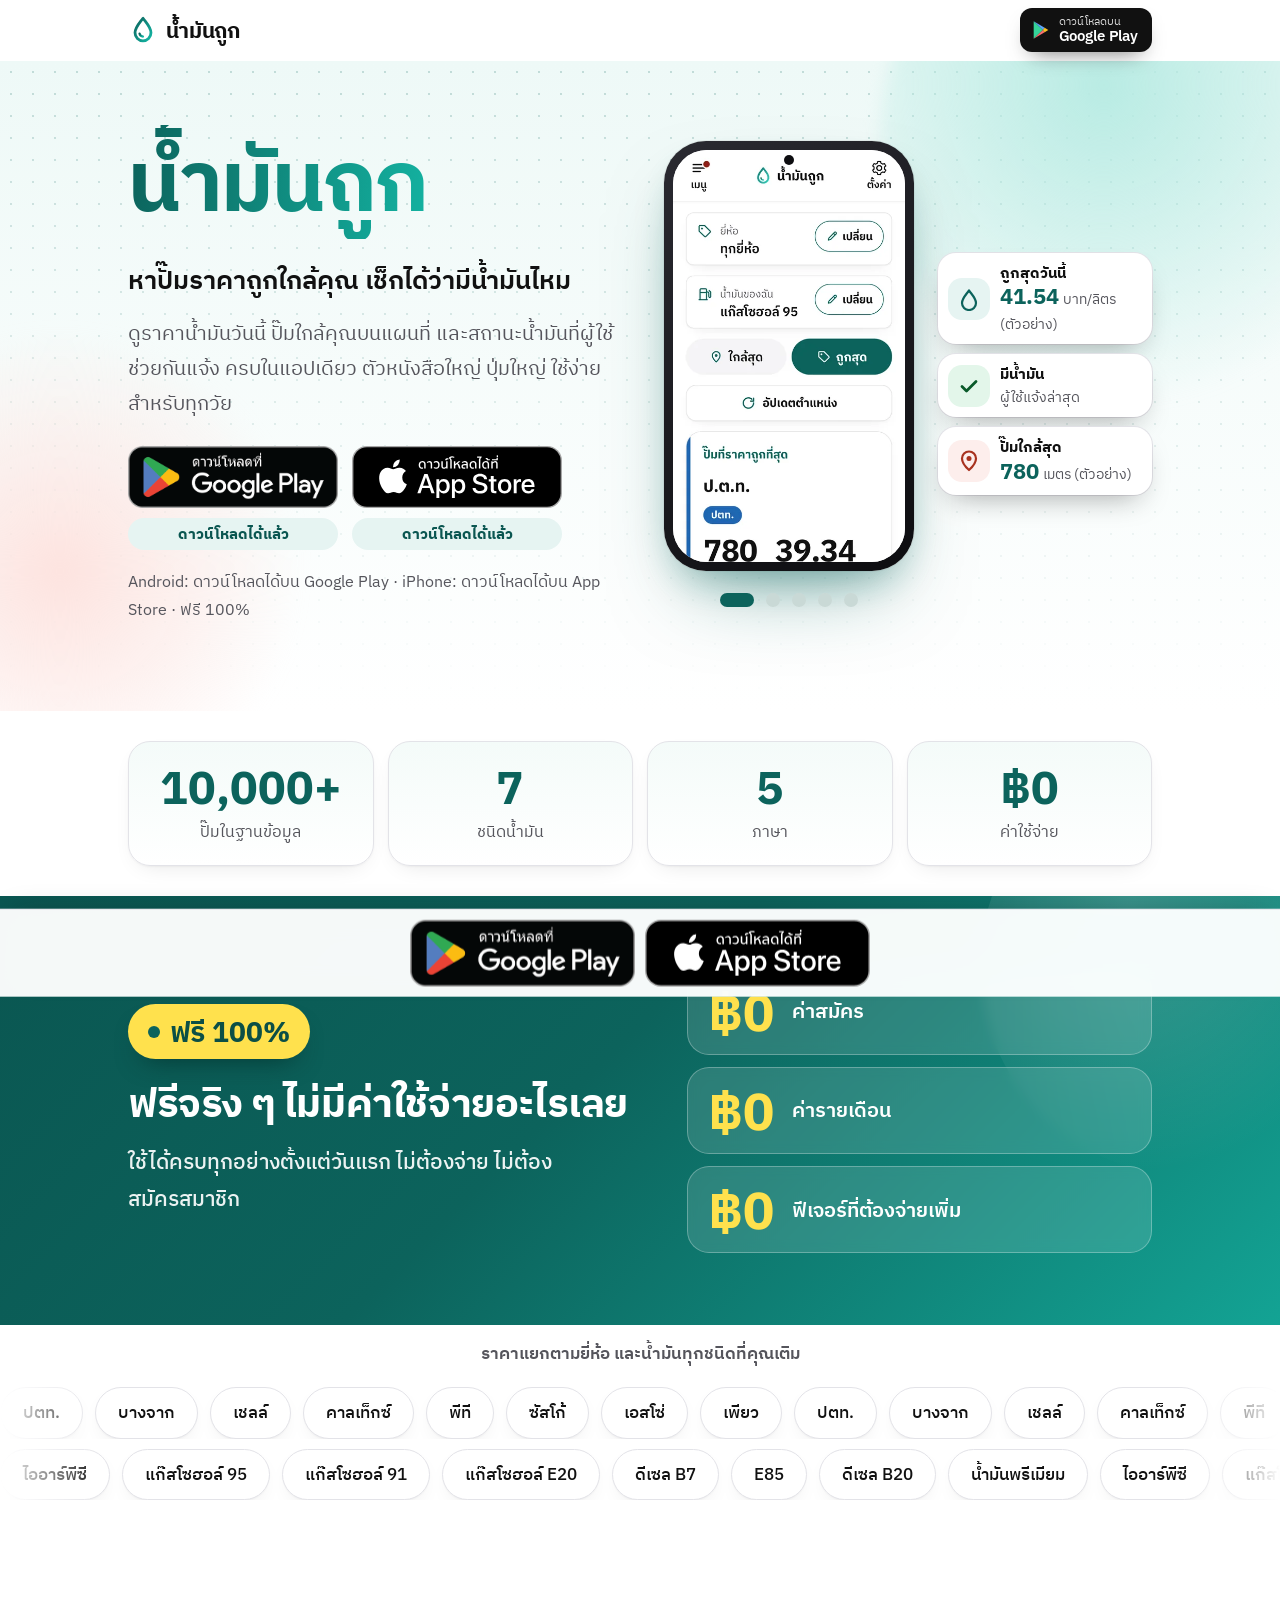
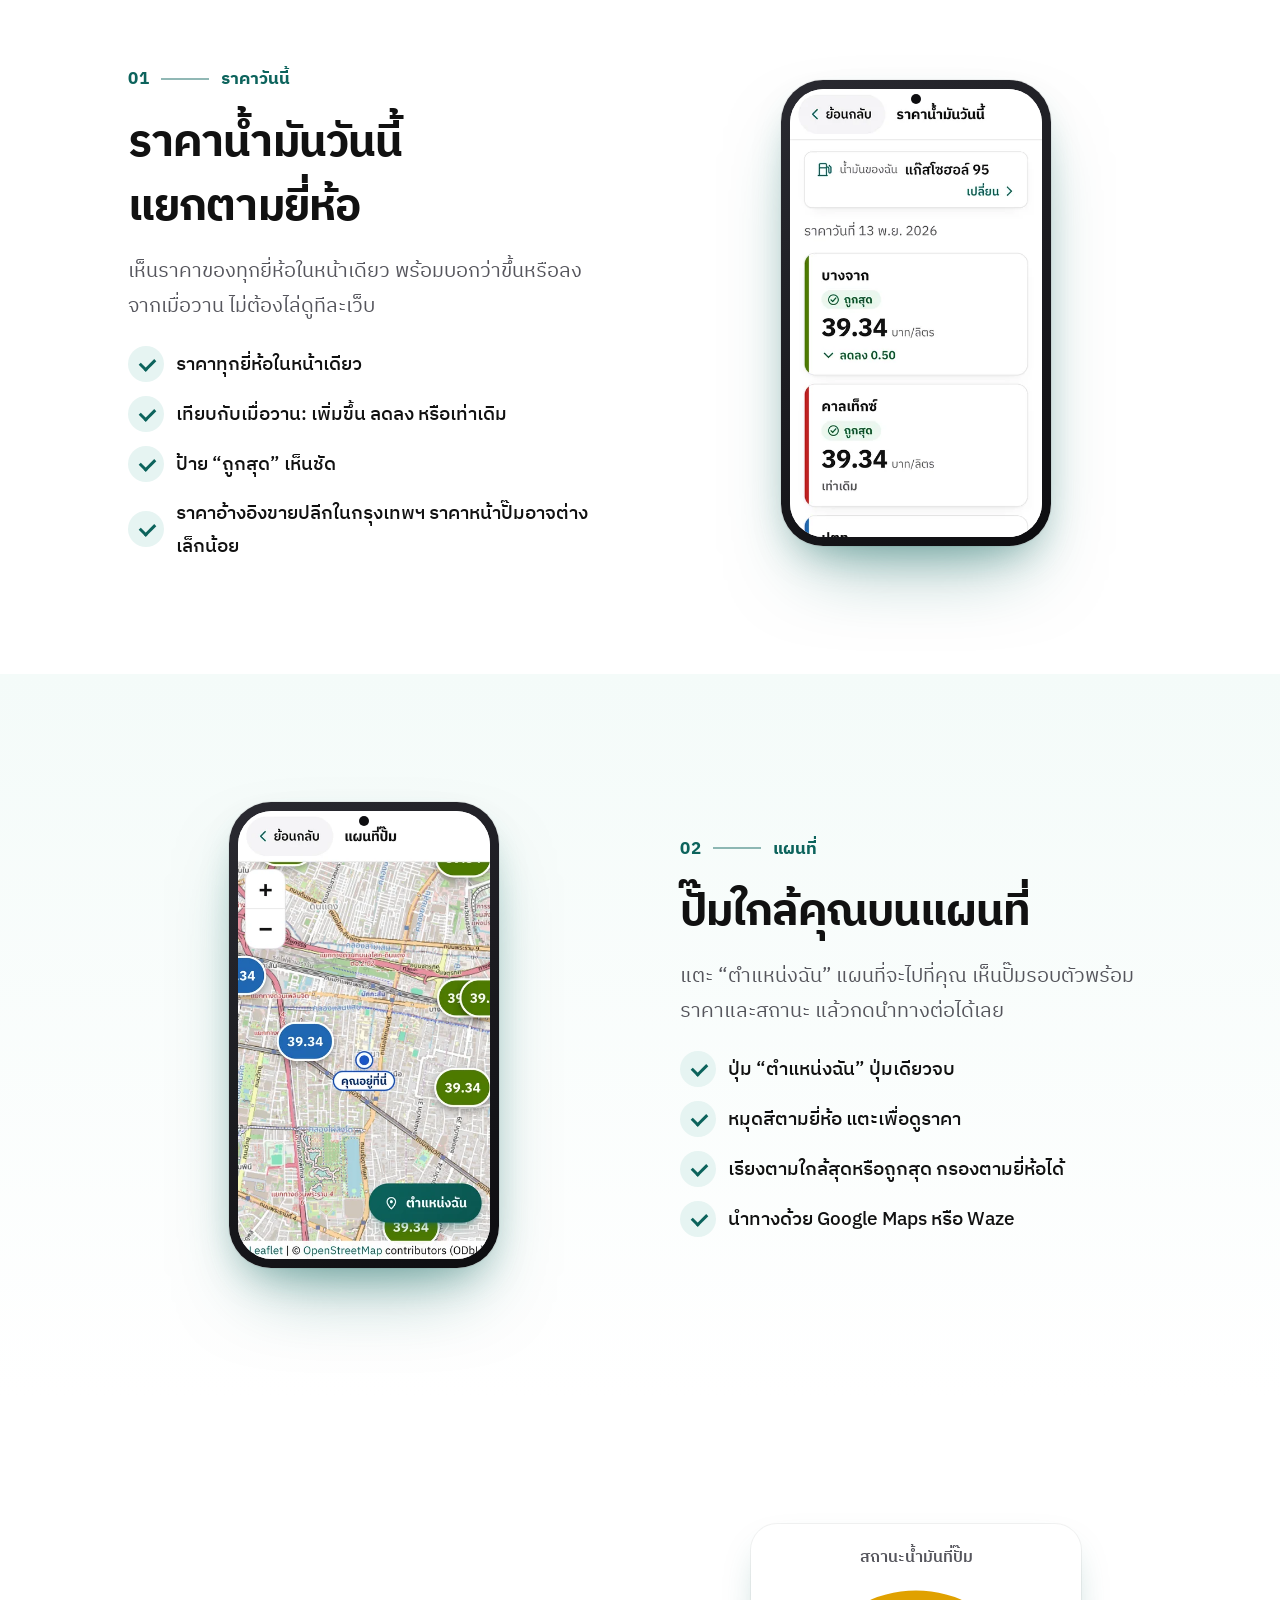
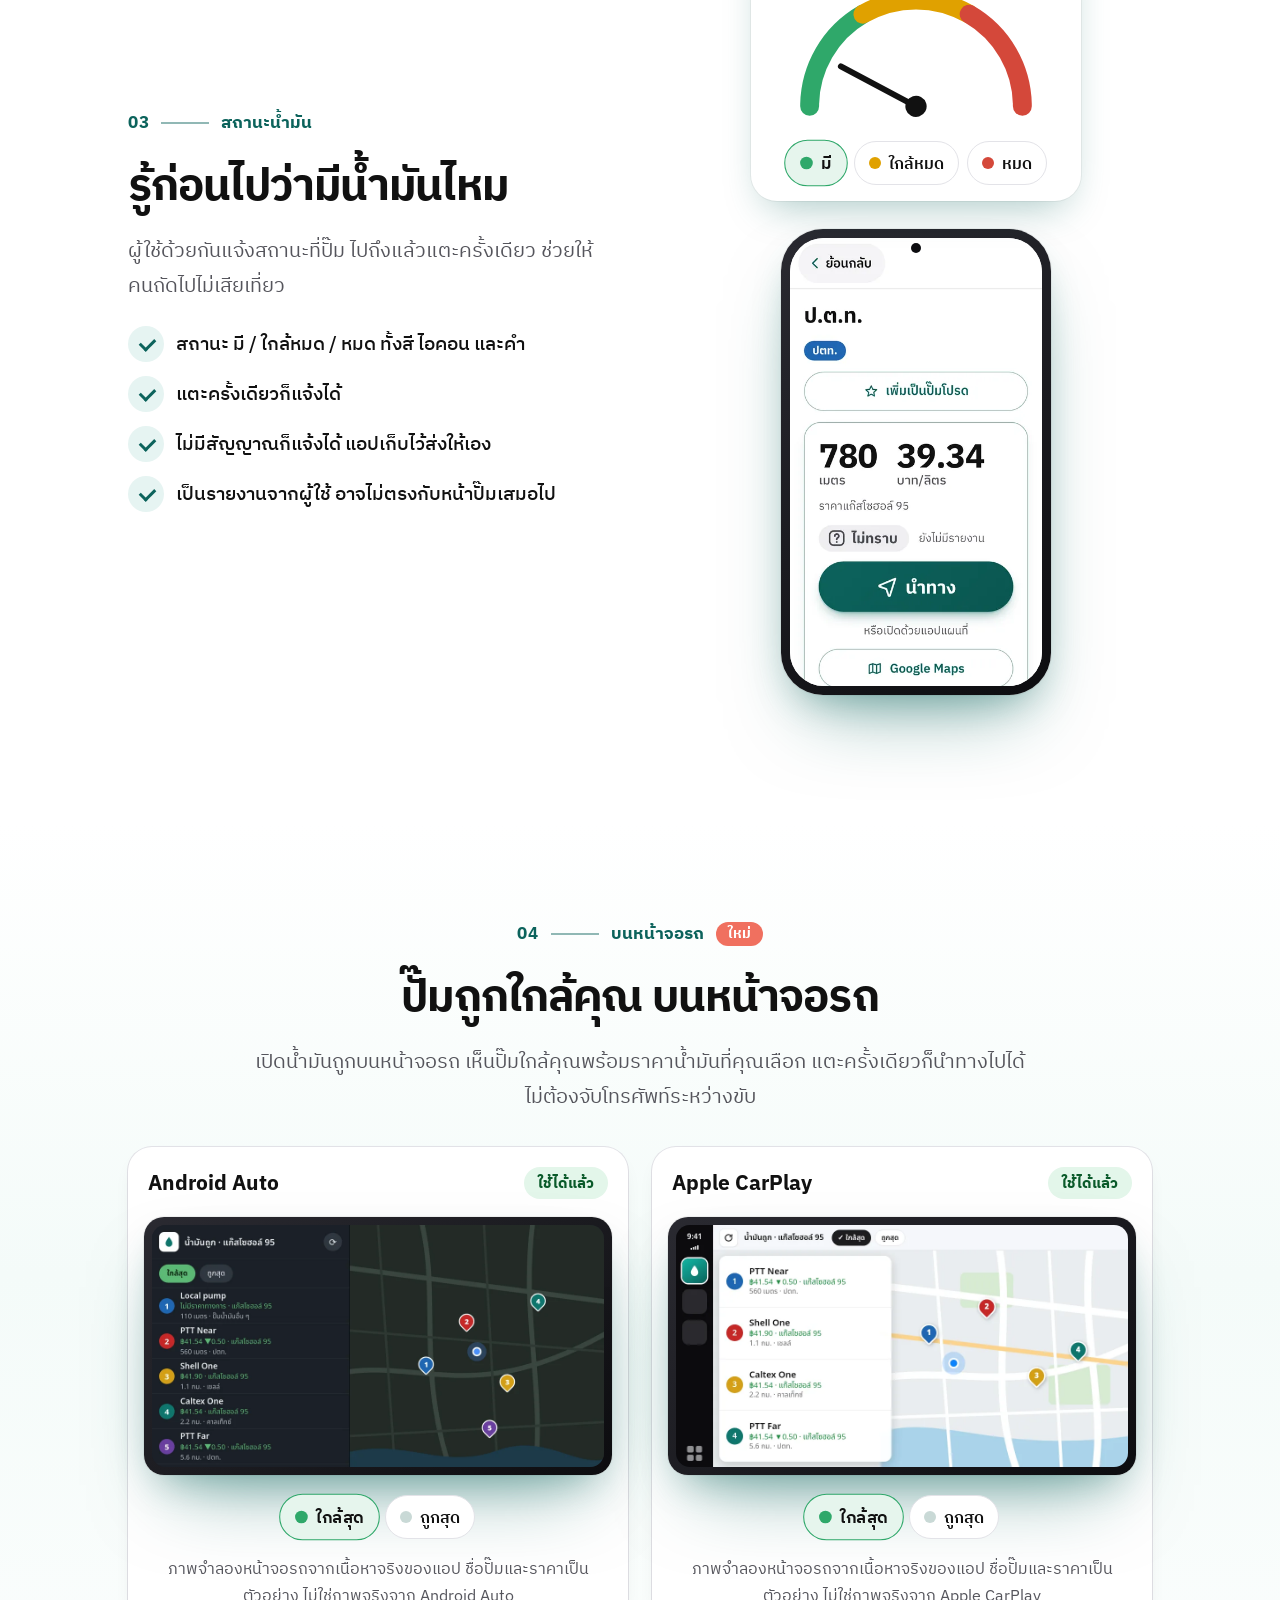
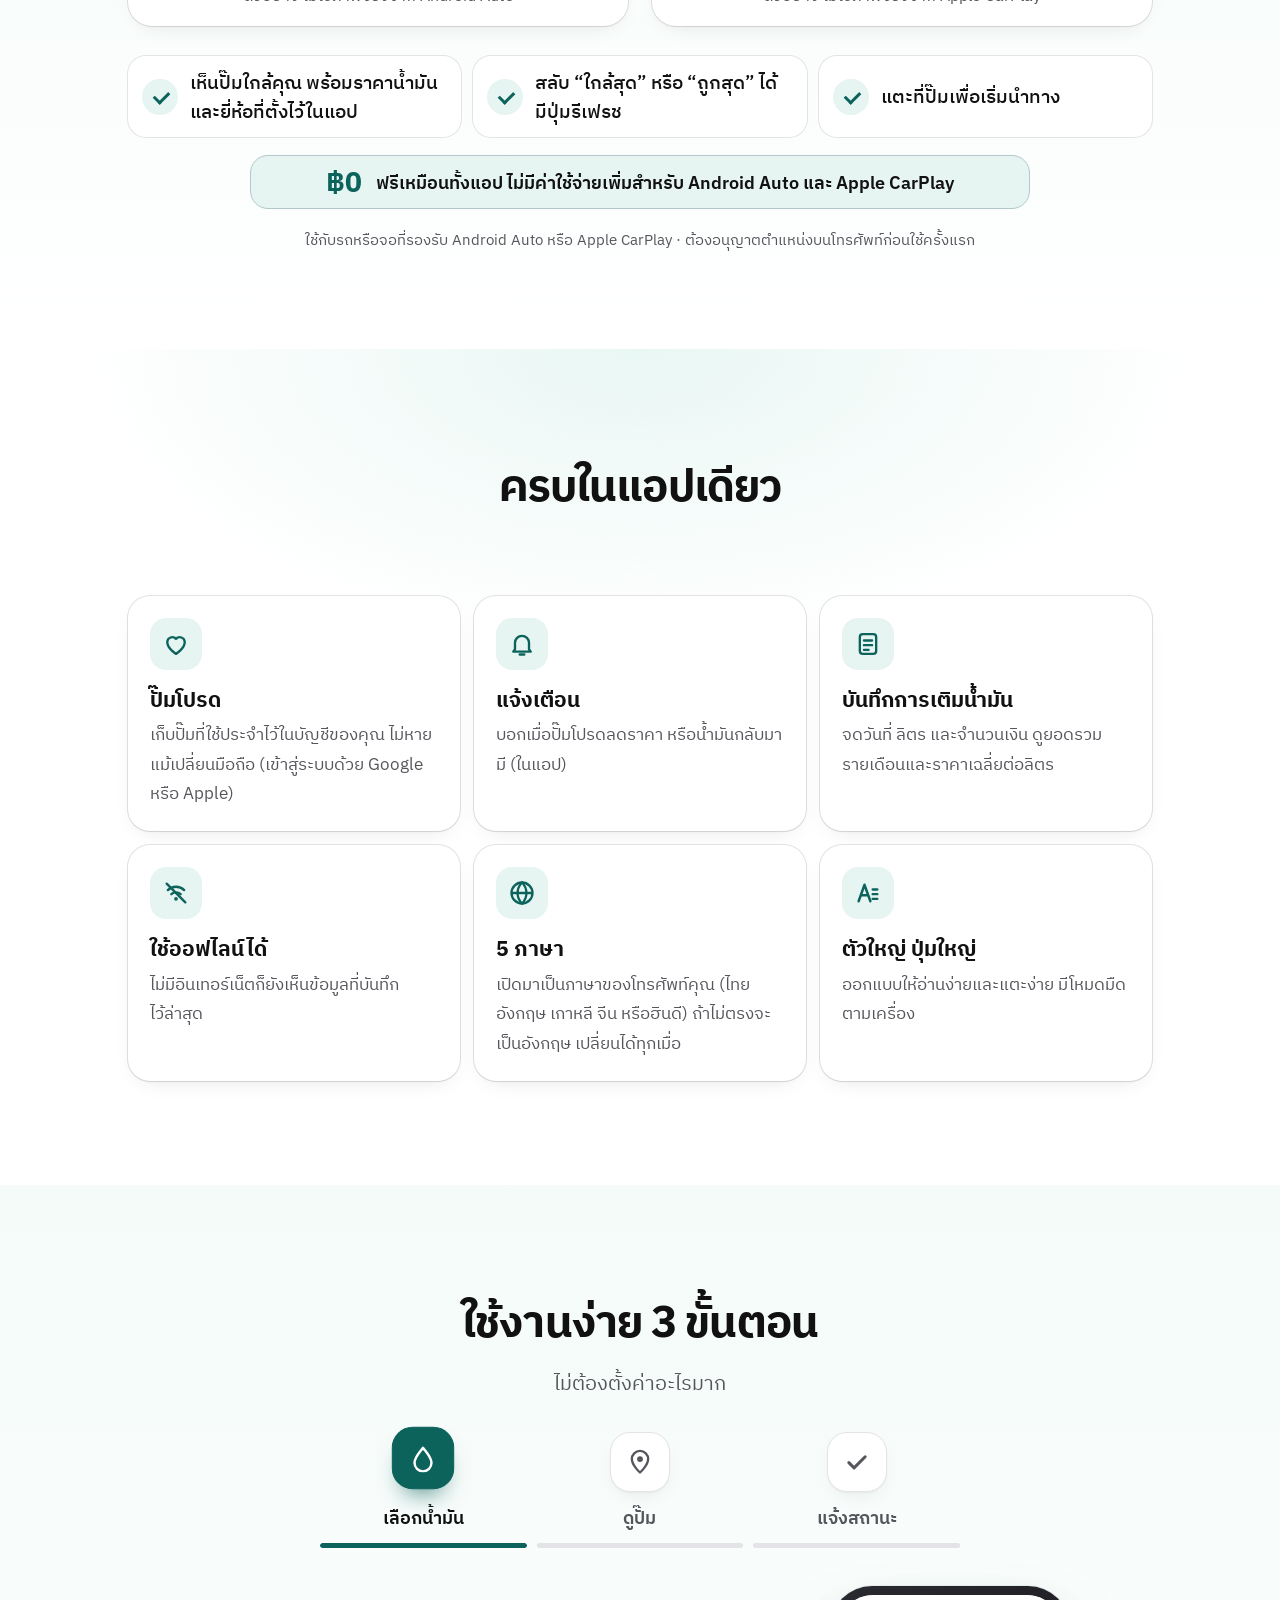
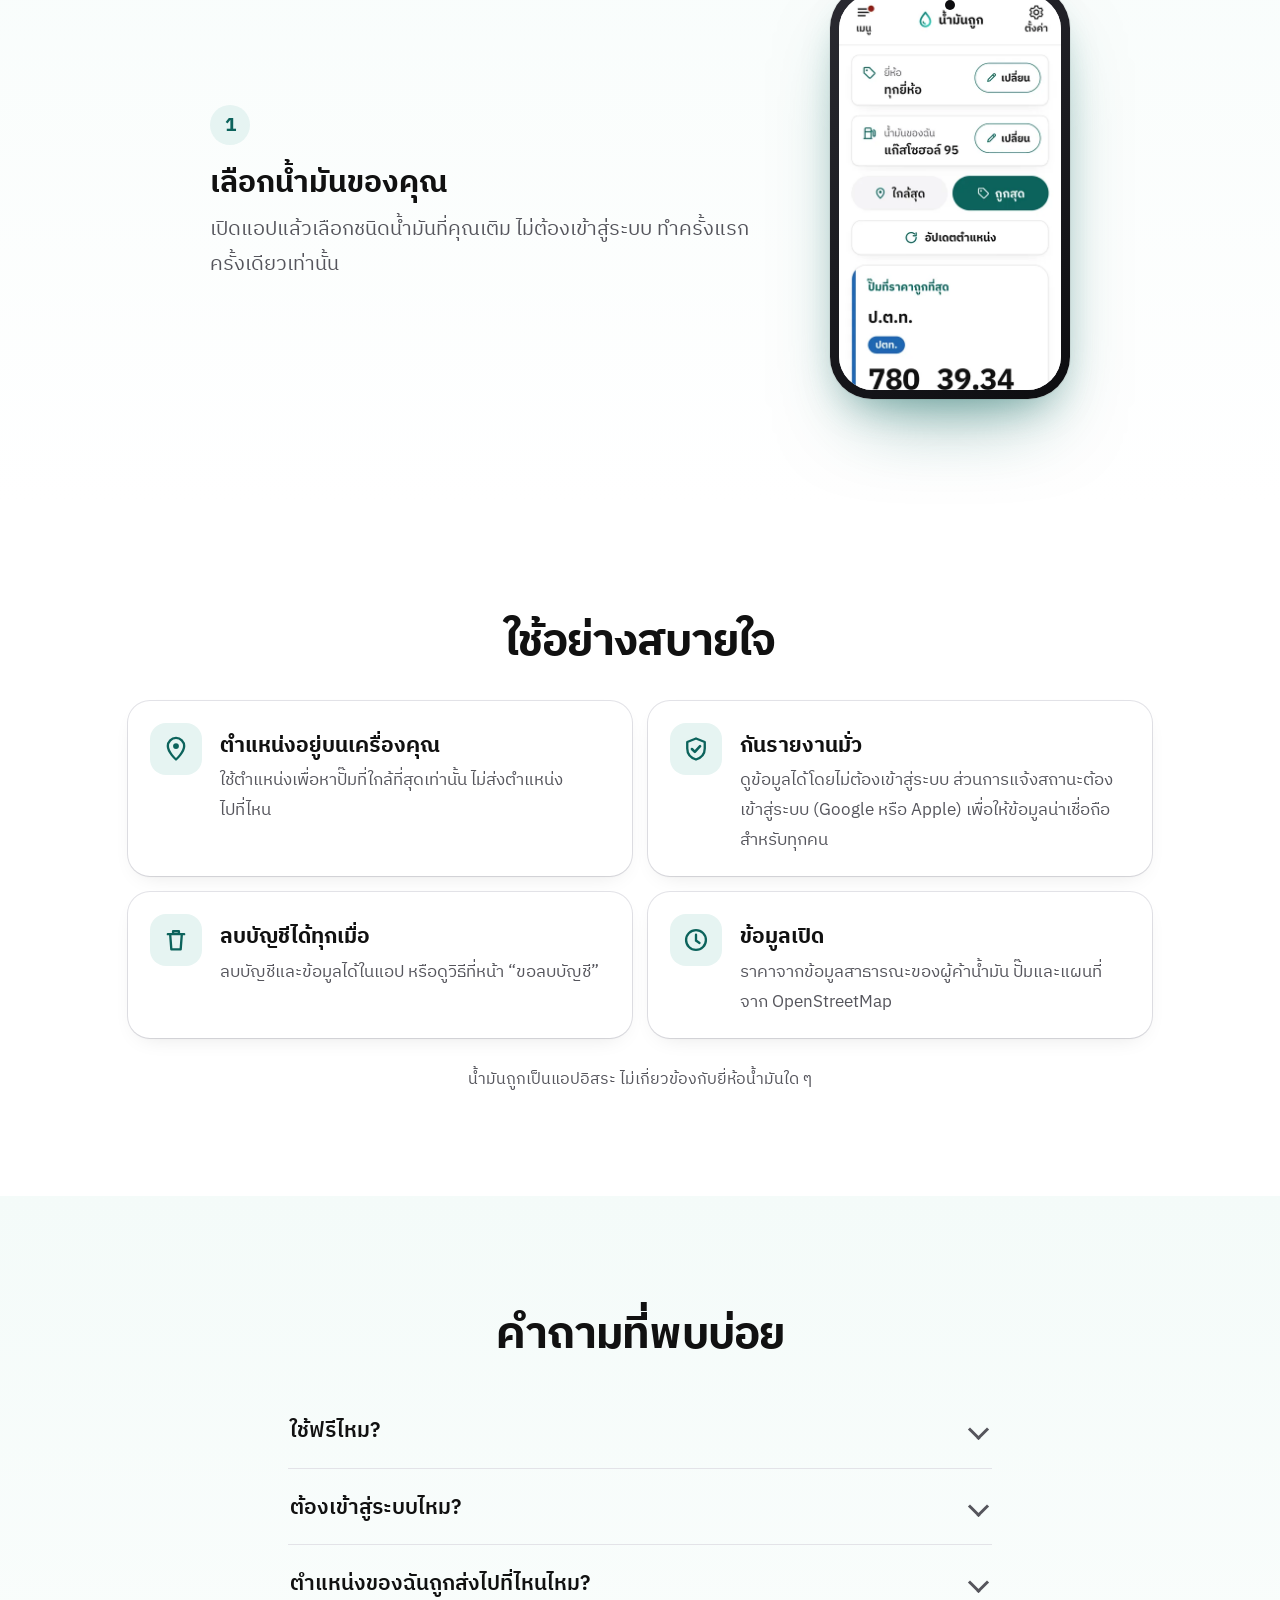
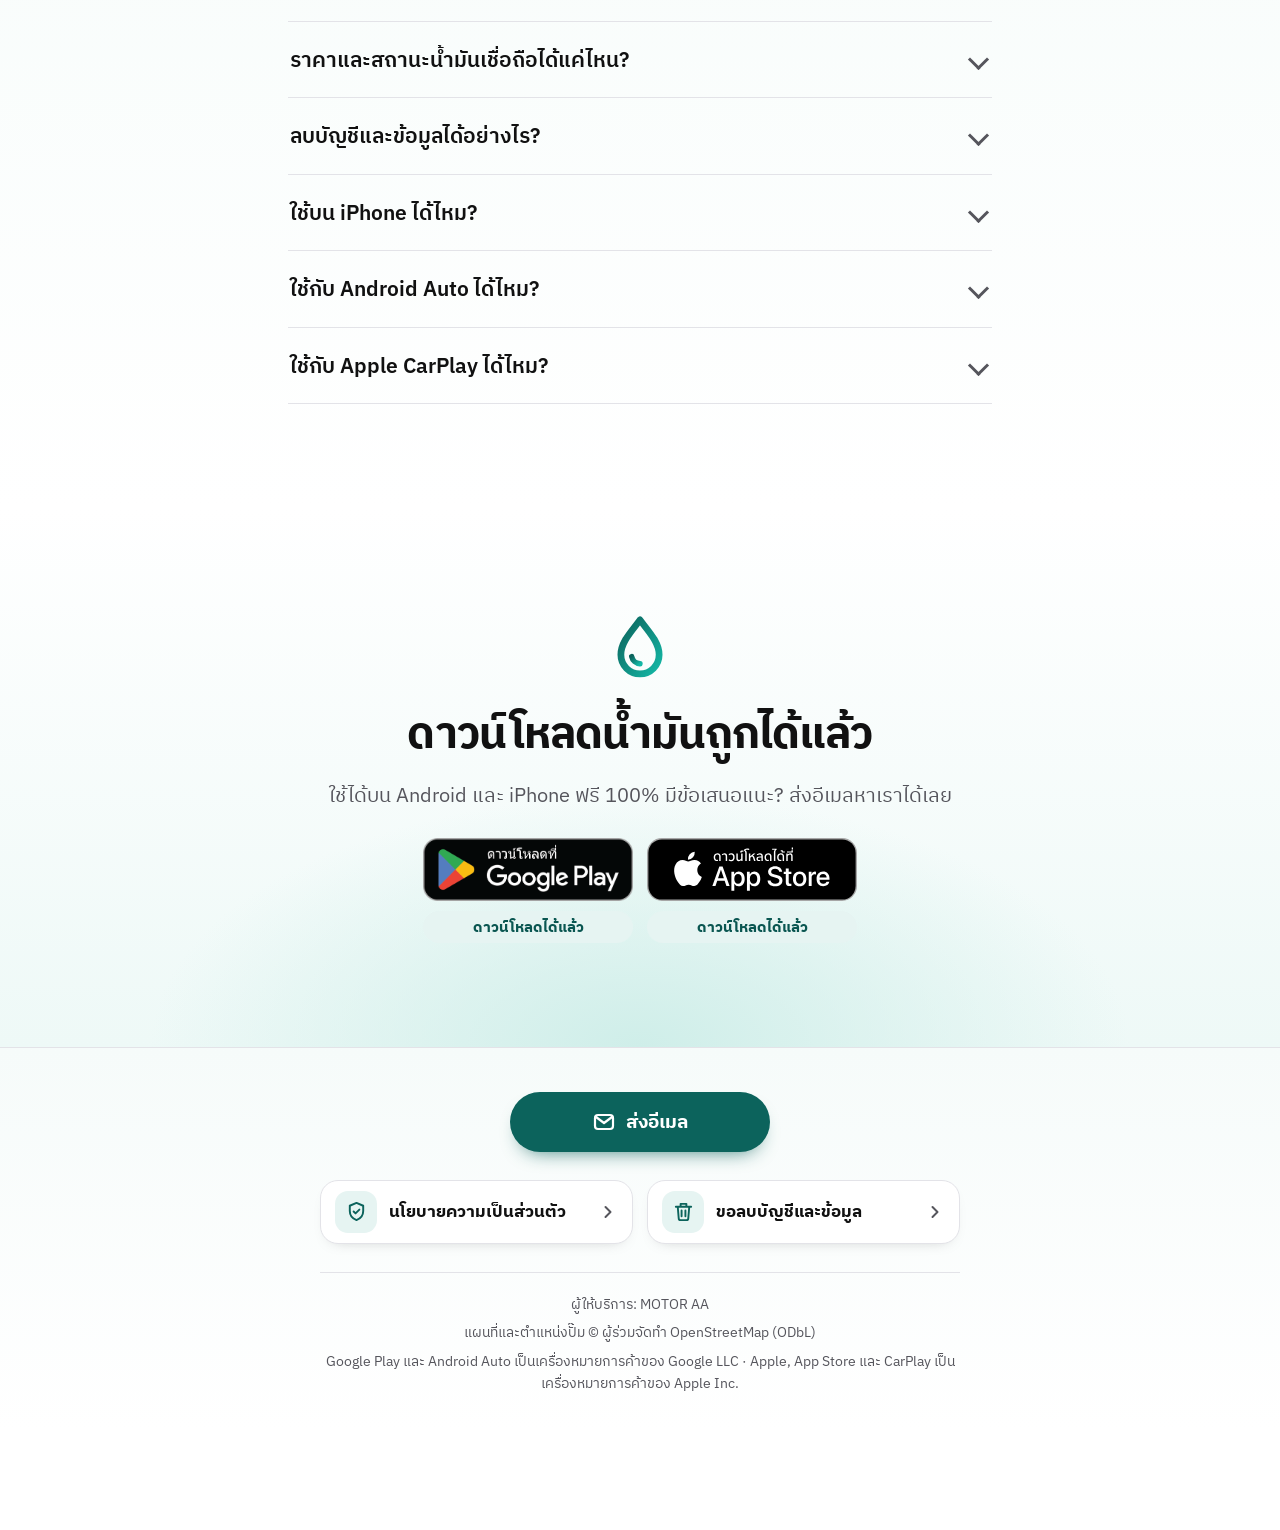
<file: index.html>
<!doctype html>
<html lang="th" class="js">
<head>
<meta charset="utf-8">
<meta name="viewport" content="width=device-width, initial-scale=1, viewport-fit=cover">
<title>น้ำมันถูก — หาปั๊มราคาถูกใกล้คุณ เช็กได้ว่ามีน้ำมันไหม</title>
<meta name="description" content="แอปดูราคาน้ำมันวัน⁠นี้แยกตามยี่ห้อ ปั๊มใกล้คุณบนแผนที่ และสถานะน้ำมันจากผู้ใช้ด้วยกัน ใช้ได้บน Android และ iPhone ใช้งานบนหน้า⁠จอรถผ่าน Android Auto และ Apple CarPlay ได้ ฟรี 100% ไม่มีค่าสมัคร ไม่มีค่าราย⁠เดือน ตัวใหญ่ อ่านง่าย">
<meta name="robots" content="index, follow">
<meta name="theme-color" content="#ffffff">
<meta name="color-scheme" content="light">
<link rel="canonical" href="https://motoraathailand.github.io/nammanthuk-site/">
<meta property="og:type" content="website"><meta property="og:site_name" content="น้ำมันถูก"><meta property="og:locale" content="th_TH">
<meta property="og:title" content="น้ำมันถูก — หาปั๊มราคาถูกใกล้คุณ เช็กได้ว่ามีน้ำมันไหม"><meta property="og:description" content="แอปดูราคาน้ำมันวัน⁠นี้แยกตามยี่ห้อ ปั๊มใกล้คุณบนแผนที่ และสถานะน้ำมันจากผู้ใช้ด้วยกัน ใช้ได้บน Android และ iPhone ใช้งานบนหน้า⁠จอรถผ่าน Android Auto และ Apple CarPlay ได้ ฟรี 100% ไม่มีค่าสมัคร ไม่มีค่าราย⁠เดือน ตัวใหญ่ อ่านง่าย">
<meta property="og:url" content="https://motoraathailand.github.io/nammanthuk-site/">
<link rel="icon" href="img/icon.svg" type="image/svg+xml">
<link rel="preload" href="fonts/ibm-plex-sans-thai-thai-700-normal.woff2" as="font" type="font/woff2" crossorigin>
<link rel="stylesheet" href="landing.css?v=dff789bcf1">
<script type="application/ld+json">{"@context":"https://schema.org","@type":"SoftwareApplication","name":"น้ำมันถูก","applicationCategory":"UtilitiesApplication","operatingSystem":"Android","inLanguage":["th"],"offers":{"@type":"Offer","price":"0","priceCurrency":"THB"},"author":{"@type":"Person","name":"MOTOR AA"}}</script>
</head>
<body>
<svg width="0" height="0" style="position:absolute" aria-hidden="true" focusable="false"><defs>
  <linearGradient id="dg" x1="0" y1="0" x2="1" y2="1"><stop offset="0" stop-color="#0c635c"/><stop offset="1" stop-color="#14b8a6"/></linearGradient>
  <symbol id="drop" viewBox="0 0 32 32"><path d="M16 3.5C12.5 8.4 7.5 13.2 7.5 19a8.5 8.5 0 0 0 17 0c0-5.8-5-10.6-8.5-15.5z" fill="none" stroke="url(#dg)" stroke-width="3" stroke-linejoin="round"/><path d="M12.3 19.8a4 4 0 0 0 3.7 3.2" fill="none" stroke="url(#dg)" stroke-width="2.4" stroke-linecap="round"/></symbol>
  <symbol id="gplay" viewBox="0 0 24 24"><path d="M4 2.5v19l10-9.5z" fill="#34d399"/><path d="M4 2.5l12 7-2 2.5z" fill="#60a5fa"/><path d="M4 21.5l12-7-2-2.5z" fill="#f87171"/><path d="M16 9.5l4 2.5-4 2.5-2-2.5z" fill="#fbbf24"/></symbol>
</defs></svg>
<a class="skip" href="#main" data-t="skip">ข้ามไปยังเนื้อหา</a>
<header class="hd" id="hd">
  <div class="hd-in">
    <a class="logo" href="./" aria-label="น้ำมันถูก"><svg class="logo-drop" aria-hidden="true"><use href="#drop"/></svg><span>น้ำมันถูก</span></a>
    <div class="hd-r">
      <a class="gp sm" href="join.html" aria-label="Google Play — ดาวน์โหลดได้แล้ว" data-gp><svg aria-hidden="true"><use href="#gplay"/></svg><span><small data-t="gpSmall">ดาวน์โหลดบน</small><b>Google Play</b></span></a>
    </div>
  </div>
  <div class="progress" id="progress" aria-hidden="true"></div>
</header>

<main id="main">
<section class="hero">
  <div class="blob b1" aria-hidden="true"></div><div class="blob b2" aria-hidden="true"></div>
  <div class="drops" aria-hidden="true"><i style="--x:8%;--s:.9;--t:11s;--dl:0s"></i><i style="--x:22%;--s:.6;--t:14s;--dl:3s"></i><i style="--x:40%;--s:.8;--t:12s;--dl:6s"></i><i style="--x:62%;--s:.55;--t:15s;--dl:1.5s"></i><i style="--x:78%;--s:1;--t:13s;--dl:4.5s"></i><i style="--x:92%;--s:.7;--t:10s;--dl:7.5s"></i></div>
  <div class="wrap hero-in">
    <div class="hero-text">
      <h1 class="in-h" style="--h:1"><span class="grad">น้ำมันถูก</span></h1>
      <p class="sub in-h" style="--h:2"><span data-t="sub">หาปั๊มราคาถูกใกล้คุณ เช็กได้ว่ามีน้ำมันไหม</span></p>
      <p class="lead in-h" style="--h:3" data-t="lead">ดูราคาน้ำมันวัน⁠นี้ ปั๊มใกล้คุณบนแผนที่ และสถานะน้ำมันที่ผู้ใช้ช่วยกันแจ้ง ครบในแอปเดียว ตัวหนังสือใหญ่ ปุ่มใหญ่ ใช้ง่ายสำหรับทุก⁠วัย</p>
      <div class="cta in-h" style="--h:4">
        <div class="stores">
          <div class="store"><a class="badge" href="join.html" aria-label="Google Play — ดาวน์โหลดได้แล้ว" data-gp><img src="img/badges/gp-th.png" data-badge="gp" alt="" width="565" height="168" decoding="async"></a><span class="store-cap go" data-t="gpCap">ดาวน์โหลดได้แล้ว</span></div>
          <div class="store"><a class="badge" href="https://apps.apple.com/th/app/id6832604587" data-as aria-label="App Store — ดาวน์โหลดได้แล้ว" data-alt-label="asAria"><img src="img/badges/as-th.svg" data-badge="as" alt="" width="565" height="168" decoding="async"></a><span class="store-cap go" data-t="asGo">ดาวน์โหลดได้แล้ว</span></div>
        </div>
      </div>
      <p class="note in-h" style="--h:5" data-t="note">Android: ดาวน์โหลดได้บน Google Play · iPhone: ดาวน์โหลดได้บน App Store · ฟรี 100%</p>
    </div>
    <div class="hero-vis in-h" style="--h:2">
      <div class="phone-wrap" id="tiltBox">
        <div class="float-a"><div class="tilt" id="tilt">
          <div class="phone"><div class="phone-screen stack" id="heroStack">
            <img data-shot="home" src="img/th-home.webp" data-alt="altHome" alt="หน้าแรกของแอป น้ำมันถูก แสดงปั๊มที่ราคาถูกที่สุด" width="450" height="800" fetchpriority="high" decoding="async" class="on">
            <img data-shot="list" src="img/th-list.webp" data-alt="altList" alt="รายการปั๊มใกล้คุณ" width="450" height="800" decoding="async" loading="lazy">
            <img data-shot="map" src="img/th-map.webp" data-alt="altMap" alt="แผนที่ปั๊มใกล้คุณ" width="450" height="800" decoding="async" loading="lazy">
            <img data-shot="board" src="img/th-board.webp" data-alt="altBoard" alt="ราคาน้ำมันวัน⁠นี้แยกตามยี่ห้อ" width="450" height="800" decoding="async" loading="lazy">
            <img data-shot="report" src="img/th-report.webp" data-alt="altReport" alt="หน้าปั๊มและปุ่มแจ้งสถานะน้ำมัน" width="450" height="800" decoding="async" loading="lazy">
          </div></div>
        </div></div>
      </div>
      <div class="dots" id="heroDots" role="tablist"><button type="button" class="on" data-i="0" aria-label="1"></button><button type="button" data-i="1" aria-label="2"></button><button type="button" data-i="2" aria-label="3"></button><button type="button" data-i="3" aria-label="4"></button><button type="button" data-i="4" aria-label="5"></button></div>
      <div class="fls"><div class="fl f1"><b class="fi"><svg viewBox="0 0 24 24" aria-hidden="true"><path d="M12 3.5c-3 4.2-7 8-7 12.5a7 7 0 0 0 14 0c0-4.500-4-8.300-7-12.500z" fill="none" stroke="currentColor" stroke-width="2.2" stroke-linejoin="round"/></svg></b><div><strong data-t="fl1t">ถูก⁠สุดวัน⁠นี้</strong><span class="big"><span class="cnt" data-to="41.54" data-dec="2">41.54</span></span> <small data-t="fl1s">บาท/ลิตร (ตัว⁠อย่าง)</small></div></div><div class="fl f2"><b class="fi ok"><svg viewBox="0 0 24 24" aria-hidden="true"><path d="M5 12.500l4.500 4.500L19 7.500" fill="none" stroke="currentColor" stroke-width="2.800" stroke-linecap="round" stroke-linejoin="round"/></svg></b><div><strong data-t="fl2t">มีน้ำมัน</strong><small data-t="fl2s">ผู้ใช้แจ้งล่าสุด</small></div></div><div class="fl f3"><b class="fi pin"><svg viewBox="0 0 24 24" aria-hidden="true"><path d="M12 21s7-6.200 7-11.500a7 7 0 0 0-14 0C5 14.800 12 21 12 21z" fill="none" stroke="currentColor" stroke-width="2.200" stroke-linejoin="round"/><circle cx="12" cy="9.500" r="2.500" fill="currentColor"/></svg></b><div><strong data-t="fl3t">ปั๊มใกล้⁠สุด</strong><span class="big"><span class="cnt" data-to="780" data-dec="0">780</span></span> <small data-t="fl3s">เมตร (ตัว⁠อย่าง)</small></div></div></div>
    </div>
  </div>
</section>

<section class="stats" aria-label="stats">
  <div class="wrap stats-in stg">
    <div class="stat rv"><b><span class="cnt" data-to="10000" data-sep="1">10,000</span>+</b><span data-t="st1">ปั๊มในฐานข้อ⁠มูล</span></div>
    <div class="stat rv"><b><span class="cnt" data-to="7">7</span></b><span data-t="st2">ชนิดน้ำมัน</span></div>
    <div class="stat rv"><b><span class="cnt" data-to="5">5</span></b><span data-t="st3">ภาษา</span></div>
    <div class="stat rv"><b>฿<span class="cnt" data-to="0" data-from="99">0</span></b><span data-t="st4">ค่า⁠ใช้⁠จ่าย</span></div>
  </div>
</section>

<section class="free" id="free" aria-labelledby="freeH">
  <div class="wrap free-in">
    <div class="free-text">
      <p class="free-badge rv"><span class="fb-dot"></span><span data-t="freeL">ฟรี 100%</span></p>
      <h2 class="rv" style="--d:.05s" id="freeH" data-t="freeH">ฟรีจริง ๆ ไม่มีค่า⁠ใช้⁠จ่ายอะไรเลย</h2>
      <p class="free-p rv" style="--d:.1s" data-t="freeP">ใช้ได้ครบทุกอย่างตั้งแต่วันแรก ไม่ต้องจ่าย ไม่ต้องสมัครสมาชิก</p>
    </div>
    <div class="free-tiles stg">
      <div class="ftile rv"><b>฿<span class="cnt" data-to="0" data-from="99">0</span></b><span data-t="fr1">ค่าสมัคร</span></div>
      <div class="ftile rv"><b>฿<span class="cnt" data-to="0" data-from="99">0</span></b><span data-t="fr2">ค่าราย⁠เดือน</span></div>
      <div class="ftile rv"><b>฿<span class="cnt" data-to="0" data-from="99">0</span></b><span data-t="fr3">ฟีเจอร์ที่ต้องจ่ายเพิ่ม</span></div>
    </div>
  </div>
</section>

<section class="mq" aria-labelledby="mqH">
  <p class="mq-h rv" id="mqH" data-t="mqH">ราคาแยกตามยี่ห้อ และน้ำมันทุกชนิดที่คุณเติม</p>
  <div class="mq-row" aria-hidden="true"><div class="mq-track" id="mq1"><span class="mq-chip">ปตท.</span><span class="mq-chip">บางจาก</span><span class="mq-chip">เชลล์</span><span class="mq-chip">คาลเท็กซ์</span><span class="mq-chip">พีที</span><span class="mq-chip">ซัสโก้</span><span class="mq-chip">เอสโซ่</span><span class="mq-chip">เพียว</span><span class="mq-chip">ปตท.</span><span class="mq-chip">บางจาก</span><span class="mq-chip">เชลล์</span><span class="mq-chip">คาลเท็กซ์</span><span class="mq-chip">พีที</span><span class="mq-chip">ซัสโก้</span><span class="mq-chip">เอสโซ่</span><span class="mq-chip">เพียว</span></div></div>
  <div class="mq-row rev" aria-hidden="true"><div class="mq-track" id="mq2"><span class="mq-chip">ไออาร์พีซี</span><span class="mq-chip">แก๊สโซฮอล์ 95</span><span class="mq-chip">แก๊สโซฮอล์ 91</span><span class="mq-chip">แก๊สโซฮอล์ E20</span><span class="mq-chip">ดีเซล B7</span><span class="mq-chip">E85</span><span class="mq-chip">ดีเซล B20</span><span class="mq-chip">น้ำมันพรีเมียม</span><span class="mq-chip">ไออาร์พีซี</span><span class="mq-chip">แก๊สโซฮอล์ 95</span><span class="mq-chip">แก๊สโซฮอล์ 91</span><span class="mq-chip">แก๊สโซฮอล์ E20</span><span class="mq-chip">ดีเซล B7</span><span class="mq-chip">E85</span><span class="mq-chip">ดีเซล B20</span><span class="mq-chip">น้ำมันพรีเมียม</span></div></div>
  <ul class="sr" id="mqList"><li>ปตท.</li><li>บางจาก</li><li>เชลล์</li><li>คาลเท็กซ์</li><li>พีที</li><li>ซัสโก้</li><li>เอสโซ่</li><li>เพียว</li><li>ไออาร์พีซี</li><li>แก๊สโซฮอล์ 95</li><li>แก๊สโซฮอล์ 91</li><li>แก๊สโซฮอล์ E20</li><li>ดีเซล B7</li><li>E85</li><li>ดีเซล B20</li><li>น้ำมันพรีเมียม</li></ul>
</section>

<section class="feat" id="s1">
  <div class="wrap feat-in">
    <div class="feat-text">
      <p class="sec-l rv"><span class="n">01</span><i></i><span data-t="s1l">ราคาวัน⁠นี้</span></p>
      <h2 class="rv" style="--d:.05s" data-t="s1h">ราคาน้ำมันวัน⁠นี้ แยกตามยี่ห้อ</h2>
      <p class="desc rv" style="--d:.1s" data-t="s1p">เห็นราคาของทุกยี่ห้อในหน้าเดียว พร้อมบอกว่าขึ้น⁠หรือ⁠ลงจากเมื่อ⁠วาน ไม่ต้องไล่ดูทีละเว็บ</p>
      <ul class="check rv" style="--d:.15s"><li data-t="s1b1">ราคาทุกยี่ห้อในหน้าเดียว</li><li data-t="s1b2">เทียบกับเมื่อ⁠วาน: เพิ่มขึ้น ลดลง หรือเท่า⁠เดิม</li><li data-t="s1b3">ป้าย “ถูก⁠สุด” เห็นชัด</li><li data-t="s1b4">ราคาอ้างอิงขายปลีกในกรุงเทพฯ ราคาหน้าปั๊มอาจต่างเล็ก⁠น้อย</li></ul>
    </div>
    <div class="feat-vis rv z" style="--d:.1s"><div class="phone-wrap sm"><div class="float-a slow"><div class="phone"><div class="phone-screen"><img data-shot="board" src="img/th-board.webp" data-alt="altBoard" alt="ราคาน้ำมันวัน⁠นี้แยกตามยี่ห้อ" width="450" height="800" loading="lazy" decoding="async"></div></div></div></div></div>
  </div>
</section>

<section class="feat alt" id="s2">
  <div class="wrap feat-in rev">
    <div class="feat-text">
      <p class="sec-l rv"><span class="n">02</span><i></i><span data-t="s2l">แผนที่</span></p>
      <h2 class="rv" style="--d:.05s" data-t="s2h">ปั๊มใกล้คุณบนแผนที่</h2>
      <p class="desc rv" style="--d:.1s" data-t="s2p">แตะ “ตำแหน่งฉัน” แผนที่จะไปที่คุณ เห็นปั๊มรอบตัวพร้อมราคาและสถานะ แล้วกดนำทางต่อได้เลย</p>
      <ul class="check rv" style="--d:.15s"><li data-t="s2b1">ปุ่ม “ตำแหน่งฉัน” ปุ่มเดียวจบ</li><li data-t="s2b2">หมุดสีตามยี่ห้อ แตะเพื่อดูราคา</li><li data-t="s2b3">เรียงตามใกล้⁠สุดหรือถูก⁠สุด กรองตามยี่ห้อได้</li><li data-t="s2b4">นำทางด้วย Google Maps หรือ Waze</li></ul>
    </div>
    <div class="feat-vis rv z" style="--d:.1s"><div class="phone-wrap sm"><div class="float-a slow"><div class="phone"><div class="phone-screen"><img data-shot="map" src="img/th-map.webp" data-alt="altMap" alt="แผนที่ปั๊มใกล้คุณ" width="450" height="800" loading="lazy" decoding="async"></div></div></div></div></div>
  </div>
</section>

<section class="feat" id="s3">
  <div class="wrap feat-in">
    <div class="feat-text">
      <p class="sec-l rv"><span class="n">03</span><i></i><span data-t="s3l">สถานะน้ำมัน</span></p>
      <h2 class="rv" style="--d:.05s" data-t="s3h">รู้ก่อนไปว่ามีน้ำมันไหม</h2>
      <p class="desc rv" style="--d:.1s" data-t="s3p">ผู้ใช้ด้วยกันแจ้งสถานะที่ปั๊ม ไปถึงแล้วแตะครั้ง⁠เดียว ช่วยให้คนถัดไปไม่เสียเที่ยว</p>
      <ul class="check rv" style="--d:.15s"><li data-t="s3b1">สถานะ มี / ใกล้⁠หมด / หมด ทั้งสี ไอคอน และคำ</li><li data-t="s3b2">แตะครั้ง⁠เดียวก็แจ้งได้</li><li data-t="s3b3">ไม่มีสัญญาณก็แจ้งได้ แอปเก็บไว้ส่งให้เอง</li><li data-t="s3b4">เป็นรายงานจากผู้ใช้ อาจไม่ตรงกับหน้าปั๊มเสมอไป</li></ul>
    </div>
    <div class="feat-vis rv z" style="--d:.1s">
      <div class="gauge-card">
        <p class="g-t" data-t="gT">สถานะน้ำมันที่ปั๊ม</p>
        <svg class="gauge" viewBox="0 0 220 128" aria-hidden="true">
          <path class="arc a1" d="M20 112 A90 90 0 0 1 65 34" /><path class="arc a2" d="M65 34 A90 90 0 0 1 155 34" /><path class="arc a3" d="M155 34 A90 90 0 0 1 200 112" />
          <g class="needle" id="needle"><line x1="110" y1="112" x2="110" y2="40" /><circle cx="110" cy="112" r="9" /></g>
        </svg>
        <div class="g-chips" id="gChips" role="group"><button type="button" class="gc ok on" data-i="0"><i></i><span data-t="g1">มี</span></button><button type="button" class="gc low" data-i="1"><i></i><span data-t="g2">ใกล้⁠หมด</span></button><button type="button" class="gc out" data-i="2"><i></i><span data-t="g3">หมด</span></button></div>
      </div>
      <div class="phone-wrap sm sm2"><div class="float-a slow"><div class="phone"><div class="phone-screen"><img data-shot="report" src="img/th-report.webp" data-alt="altReport" alt="หน้าปั๊มและปุ่มแจ้งสถานะน้ำมัน" width="450" height="800" loading="lazy" decoding="async"></div></div></div></div>
    </div>
  </div>
</section>

<section class="feat auto" id="auto">
  <div class="wrap">
    <div class="auto-head">
      <p class="sec-l rv"><span class="n">04</span><i></i><span data-t="carL">บนหน้า⁠จอรถ</span><em class="new" data-t="s4new">ใหม่</em></p>
      <h2 class="rv" style="--d:.05s" data-t="s4h">ปั๊มถูกใกล้คุณ บนหน้า⁠จอรถ</h2>
      <p class="desc rv" style="--d:.1s" data-t="s4p">เปิดน้ำมันถูกบนหน้า⁠จอรถ เห็นปั๊มใกล้คุณพร้อมราคาน้ำมันที่คุณเลือก แตะครั้ง⁠เดียวก็นำทางไปได้ ไม่ต้องจับโทร⁠ศัพท์ระหว่างขับ</p>
    </div>
    <div class="cars stg">
      <article class="carcard rv">
        <header class="cc-h"><span class="cc-name">Android Auto</span><span class="cc-st ok" data-t="ccOk">ใช้ได้แล้ว</span></header>
        <figure class="car">
          <div class="car-frame"><div class="car-screen" id="carStack">
            <img data-auto="near" src="img/auto-th-near.webp" data-alt="altAutoNear" alt="จำลองหน้า⁠จอรถ: รายการปั๊มใกล้คุณเรียงตามใกล้⁠สุด พร้อมแผนที่" width="1024" height="550" loading="lazy" decoding="async" class="on">
            <img data-auto="cheap" src="img/auto-th-cheap.webp" data-alt="altAutoCheap" alt="จำลองหน้า⁠จอรถ: รายการปั๊มเรียงตามราคาถูก⁠สุด พร้อมแผนที่" width="1024" height="550" loading="lazy" decoding="async">
          </div></div>
          <div class="cc-ctl"><div class="g-chips car-chips" id="carChips" role="group" aria-label="สลับมุมมองหน้า⁠จอรถ" data-alt-label="autoSw"><button type="button" class="gc on" data-i="0" aria-pressed="true"><i></i><span data-t="autoNear">ใกล้⁠สุด</span></button><button type="button" class="gc" data-i="1" aria-pressed="false"><i></i><span data-t="autoCheap">ถูก⁠สุด</span></button></div></div>
          <figcaption class="car-cap" data-t="autoCap">ภาพจำลองหน้า⁠จอรถจากเนื้อหาจริงของแอป ชื่อปั๊มและราคาเป็นตัว⁠อย่าง ไม่ใช่ภาพจริงจาก Android Auto</figcaption>
        </figure>
      </article>
      <article class="carcard rv">
        <header class="cc-h"><span class="cc-name">Apple CarPlay</span><span class="cc-st ok" data-t="ccOk">ใช้ได้แล้ว</span></header>
        <figure class="car">
          <div class="car-frame"><div class="car-screen cp" id="cpStack">
            <img data-cp="near" src="img/carplay-th-near.webp" data-alt="altCpNear" alt="หน้า⁠จอ CarPlay: รายการปั๊มใกล้คุณเรียงตามใกล้⁠สุด พร้อมแผนที่" width="1024" height="550" loading="lazy" decoding="async" class="on">
            <img data-cp="cheap" src="img/carplay-th-cheap.webp" data-alt="altCpCheap" alt="หน้า⁠จอ CarPlay: รายการปั๊มเรียงตามราคาถูก⁠สุด พร้อมแผนที่" width="1024" height="550" loading="lazy" decoding="async">
          </div></div>
          <div class="cc-ctl"><div class="g-chips car-chips" id="cpChips" role="group" aria-label="สลับมุมมองหน้า⁠จอรถ" data-alt-label="autoSw"><button type="button" class="gc on" data-i="0" aria-pressed="true"><i></i><span data-t="autoNear">ใกล้⁠สุด</span></button><button type="button" class="gc" data-i="1" aria-pressed="false"><i></i><span data-t="autoCheap">ถูก⁠สุด</span></button></div></div>
          <figcaption class="car-cap" data-t="cpCap">ภาพจำลองหน้า⁠จอรถจากเนื้อหาจริงของแอป ชื่อปั๊มและราคาเป็นตัว⁠อย่าง ไม่ใช่ภาพจริงจาก Apple CarPlay</figcaption>
        </figure>
      </article>
    </div>
    <ul class="check auto-list rv" style="--d:.1s"><li data-t="s4b1">เห็นปั๊มใกล้คุณ พร้อมราคาน้ำมันและยี่ห้อที่ตั้งไว้ในแอป</li><li data-t="s4b2">สลับ “ใกล้⁠สุด” หรือ “ถูก⁠สุด” ได้ มีปุ่มรีเฟรช</li><li data-t="s4b3">แตะที่ปั๊มเพื่อเริ่มนำทาง</li></ul>
    <p class="auto-free rv" style="--d:.15s"><b>฿0</b><span data-t="s4free">ฟรีเหมือนทั้งแอป ไม่มีค่า⁠ใช้⁠จ่ายเพิ่มสำหรับ Android Auto และ Apple CarPlay</span></p>
    <p class="auto-note rv" data-t="autoNote">ใช้กับรถหรือจอที่รองรับ Android Auto หรือ Apple CarPlay · ต้องอนุญาตตำแหน่งบนโทร⁠ศัพท์ก่อนใช้ครั้ง⁠แรก</p>
  </div>
</section>

<section class="more">
  <div class="wrap">
    <div class="steps-h"><h2 class="rv" data-t="moreH">ครบในแอปเดียว</h2><p class="rv" style="--d:.05s" data-t="moreP">ดูราคา ปั๊ม แผนที่ และนำทางได้เลยโดยไม่ต้องเข้า⁠สู่⁠ระบบ เข้า⁠สู่⁠ระบบด้วย Google หรือ Apple เฉพาะเมื่อใช้ฟีเจอร์ของบัญชี</p></div>
    <div class="mgrid stg">
      <article class="mcard rv"><span class="ti"><svg viewBox="0 0 24 24" aria-hidden="true"><path class="pop" d="M12 20.500s-7.500-4.600-7.500-10.200A4.300 4.300 0 0 1 12 7.600a4.300 4.300 0 0 1 7.500 2.700c0 5.600-7.500 10.200-7.500 10.200z" fill="none" stroke="currentColor" stroke-width="2" stroke-linejoin="round"/></svg></span><h3 data-t="m1t">ปั๊ม⁠โปรด</h3><p data-t="m1p">เก็บปั๊มที่ใช้ประจำไว้ในบัญชีของคุณ ไม่หายแม้เปลี่ยนมือ⁠ถือ (เข้า⁠สู่⁠ระบบด้วย Google หรือ Apple)</p></article>
      <article class="mcard rv"><span class="ti"><svg viewBox="0 0 24 24" aria-hidden="true"><g class="ring"><path d="M6 16.500V11a6 6 0 0 1 12 0v5.500l1.500 2h-15z" fill="none" stroke="currentColor" stroke-width="2" stroke-linejoin="round"/><path d="M10 21h4" stroke="currentColor" stroke-width="2" stroke-linecap="round"/></g></svg></span><h3 data-t="m2t">แจ้ง⁠เตือน</h3><p data-t="m2p">บอกเมื่อปั๊ม⁠โปรดลดราคา หรือน้ำมันกลับมามี (ในแอป)</p></article>
      <article class="mcard rv"><span class="ti"><svg viewBox="0 0 24 24" aria-hidden="true"><rect x="5" y="3.500" width="14" height="17" rx="2.500" fill="none" stroke="currentColor" stroke-width="2"/><path class="wr" d="M8.500 9h7M8.500 13h7M8.500 17h4" stroke="currentColor" stroke-width="2" stroke-linecap="round"/></svg></span><h3 data-t="m3t">บันทึกการเติมน้ำมัน</h3><p data-t="m3p">จดวันที่ ลิตร และจำนวนเงิน ดูยอดรวมราย⁠เดือนและราคาเฉลี่ยต่อลิตร</p></article>
      <article class="mcard rv"><span class="ti"><svg viewBox="0 0 24 24" aria-hidden="true"><path d="M5 9.500a10 10 0 0 1 14 0M8 13a6 6 0 0 1 8 0" fill="none" stroke="currentColor" stroke-width="2" stroke-linecap="round"/><circle cx="12" cy="17" r="1.600" fill="currentColor"/><path d="M4 4l16 16" stroke="currentColor" stroke-width="2" stroke-linecap="round"/></svg></span><h3 data-t="m4t">ใช้ออฟไลน์ได้</h3><p data-t="m4p">ไม่มีอินเทอร์เน็ตก็ยังเห็นข้อ⁠มูลที่บันทึกไว้ล่าสุด</p></article>
      <article class="mcard rv"><span class="ti"><svg viewBox="0 0 24 24" aria-hidden="true"><circle cx="12" cy="12" r="9" fill="none" stroke="currentColor" stroke-width="2"/><path d="M3 12h18M12 3c2.600 2.600 3.800 5.600 3.800 9s-1.200 6.400-3.800 9c-2.600-2.600-3.800-5.600-3.800-9S9.400 5.600 12 3z" fill="none" stroke="currentColor" stroke-width="2"/></svg></span><h3 data-t="m5t">5 ภาษา</h3><p data-t="m5p">เปิดมาเป็นภาษาของโทร⁠ศัพท์คุณ (ไทย อังกฤษ เกาหลี จีน หรือฮินดี) ถ้าไม่ตรงจะเป็นอังกฤษ เปลี่ยนได้ทุกเมื่อ</p></article>
      <article class="mcard rv"><span class="ti"><svg viewBox="0 0 24 24" aria-hidden="true"><path d="M4 19l5-14 5 14M6 14h6" fill="none" stroke="currentColor" stroke-width="2.200" stroke-linecap="round" stroke-linejoin="round"/><path d="M16 9h4M16 13h4M16 17h4" stroke="currentColor" stroke-width="2" stroke-linecap="round"/></svg></span><h3 data-t="m6t">ตัวใหญ่ ปุ่มใหญ่</h3><p data-t="m6p">ออกแบบให้อ่านง่ายและแตะง่าย มีโหมดมืดตามเครื่อง</p></article>
    </div>
  </div>
</section>

<section class="steps" id="how">
  <div class="wrap">
    <div class="steps-h"><h2 class="rv" data-t="stepsH">ใช้งานง่าย 3 ขั้นตอน</h2><p class="rv" style="--d:.05s" data-t="stepsP">ไม่ต้องตั้งค่าอะไรมาก</p></div>
    <div class="tabs rv" id="tabs" role="tablist" style="--d:.1s">
      <button type="button" class="tab on" id="tab0" role="tab" data-i="0"><span class="tile"><svg viewBox="0 0 24 24" aria-hidden="true"><path d="M12 3.500c-3 4.200-7 8-7 12.500a7 7 0 0 0 14 0c0-4.500-4-8.300-7-12.500z" fill="none" stroke="currentColor" stroke-width="2" stroke-linejoin="round"/></svg></span><span data-t="t1">เลือกน้ำมัน</span><span class="bar"><b></b></span></button>
      <button type="button" class="tab" id="tab1" role="tab" data-i="1"><span class="tile"><svg viewBox="0 0 24 24" aria-hidden="true"><path d="M12 21s7-6.200 7-11.500a7 7 0 0 0-14 0C5 14.800 12 21 12 21z" fill="none" stroke="currentColor" stroke-width="2" stroke-linejoin="round"/><circle cx="12" cy="9.500" r="2.500" fill="currentColor"/></svg></span><span data-t="t2">ดูปั๊ม</span><span class="bar"><b></b></span></button>
      <button type="button" class="tab" id="tab2" role="tab" data-i="2"><span class="tile"><svg viewBox="0 0 24 24" aria-hidden="true"><path d="M5 12.500l4.500 4.500L19 7.500" fill="none" stroke="currentColor" stroke-width="2.600" stroke-linecap="round" stroke-linejoin="round"/></svg></span><span data-t="t3">แจ้งสถานะ</span><span class="bar"><b></b></span></button>
    </div>
    <div class="panel rv" id="panel" role="tabpanel" aria-labelledby="tab0" style="--d:.15s">
      <div class="panel-text"><span class="stepno" id="stepNo">1</span><h3 id="stepH" data-t="st1h">เลือกน้ำมันของคุณ</h3><p id="stepP" data-t="st1p">เปิดแอปแล้วเลือกชนิดน้ำมันที่คุณเติม ไม่ต้องเข้า⁠สู่⁠ระบบ ทำครั้ง⁠แรกครั้ง⁠เดียวเท่านั้น</p></div>
      <div class="panel-vis"><div class="phone-wrap"><div class="phone"><div class="phone-screen stack" id="stepStack">
        <img data-shot="home" src="img/th-home.webp" data-alt="altHome" alt="หน้าแรกของแอป น้ำมันถูก แสดงปั๊มที่ราคาถูกที่สุด" width="450" height="800" loading="lazy" decoding="async" class="on"><img data-shot="list" src="img/th-list.webp" data-alt="altList" alt="รายการปั๊มใกล้คุณ" width="450" height="800" loading="lazy" decoding="async"><img data-shot="report" src="img/th-report.webp" data-alt="altReport" alt="หน้าปั๊มและปุ่มแจ้งสถานะน้ำมัน" width="450" height="800" loading="lazy" decoding="async">
      </div></div></div></div>
    </div>
  </div>
</section>

<section class="trust">
  <div class="wrap">
    <h2 class="rv center" data-t="trustH">ใช้อย่างสบายใจ</h2>
    <div class="cards stg">
      <article class="tcard rv"><span class="ti"><svg viewBox="0 0 24 24" aria-hidden="true"><path d="M12 21s7-6.200 7-11.500a7 7 0 0 0-14 0C5 14.800 12 21 12 21z" fill="none" stroke="currentColor" stroke-width="2" stroke-linejoin="round"/><circle cx="12" cy="9.500" r="2.500" fill="currentColor"/></svg></span><h3 data-t="c1t">ตำแหน่งอยู่บนเครื่องคุณ</h3><p data-t="c1p">ใช้ตำแหน่งเพื่อหาปั๊มที่ใกล้ที่สุดเท่านั้น ไม่ส่งตำแหน่งไปที่ไหน</p></article>
      <article class="tcard rv"><span class="ti"><svg viewBox="0 0 24 24" aria-hidden="true"><path d="M12 3l7.500 3v5.500c0 4.500-3.200 8-7.500 9.500-4.300-1.500-7.500-5-7.500-9.500V6z" fill="none" stroke="currentColor" stroke-width="2" stroke-linejoin="round"/><path d="M8.500 12l2.500 2.500 4.500-5" fill="none" stroke="currentColor" stroke-width="2.200" stroke-linecap="round" stroke-linejoin="round"/></svg></span><h3 data-t="c2t">กันรายงานมั่ว</h3><p data-t="c2p">ดูข้อ⁠มูลได้โดยไม่ต้องเข้า⁠สู่⁠ระบบ ส่วนการแจ้งสถานะต้องเข้า⁠สู่⁠ระบบ (Google หรือ Apple) เพื่อให้ข้อ⁠มูลน่าเชื่อถือสำหรับทุก⁠คน</p></article>
      <article class="tcard rv"><span class="ti"><svg viewBox="0 0 24 24" aria-hidden="true"><path d="M5 7h14M9.500 7V4.500h5V7M7 7l1 13h8l1-13" fill="none" stroke="currentColor" stroke-width="2" stroke-linecap="round" stroke-linejoin="round"/></svg></span><h3 data-t="c3t">ลบบัญชีได้ทุกเมื่อ</h3><p data-t="c3p">ลบบัญชีและข้อ⁠มูลได้ในแอป หรือดูวิธีที่หน้า “ขอลบบัญชี”</p></article>
      <article class="tcard rv"><span class="ti"><svg viewBox="0 0 24 24" aria-hidden="true"><circle cx="12" cy="12" r="8.500" fill="none" stroke="currentColor" stroke-width="2"/><path d="M12 7.500v5l3 2" fill="none" stroke="currentColor" stroke-width="2" stroke-linecap="round"/></svg></span><h3 data-t="c4t">ข้อ⁠มูลเปิด</h3><p data-t="c4p">ราคาจากข้อ⁠มูลสาธารณะของผู้ค้าน้ำมัน ปั๊มและแผนที่จาก OpenStreetMap</p></article>
    </div>
    <p class="disc rv" data-t="disc">น้ำมันถูกเป็นแอปอิสระ ไม่เกี่ยวข้องกับยี่ห้อน้ำมันใด ๆ</p>
  </div>
</section>

<section class="faq" id="faq">
  <div class="wrap narrow">
    <h2 class="rv" data-t="faqH">คำถามที่พบบ่อย</h2>
    <div class="qa rv" style="--d:.05s">
      <details><summary data-t="q1">ใช้ฟรีไหม?</summary><p data-t="a1">ใช้ฟรี 100% ไม่มีค่าสมัคร ไม่มีค่าราย⁠เดือน และไม่มีฟีเจอร์ที่ต้องจ่ายเพิ่ม</p></details>
      <details><summary data-t="q2">ต้องเข้า⁠สู่⁠ระบบไหม?</summary><p data-t="a2">ไม่ต้อง ดูราคา ปั๊ม แผนที่ และนำทางได้เลย เข้า⁠สู่⁠ระบบด้วย Google หรือ Apple เฉพาะเมื่อจะเก็บปั๊ม⁠โปรด บันทึกการเติมน้ำมัน ตั้งแจ้ง⁠เตือน หรือแจ้งสถานะน้ำมัน ข้อ⁠มูลเหล่านี้จะไม่หายแม้เปลี่ยนมือ⁠ถือ</p></details>
      <details><summary data-t="q3">ตำแหน่งของฉันถูกส่งไปที่ไหนไหม?</summary><p data-t="a3">ไม่ แอปใช้ตำแหน่งบนเครื่องของคุณเพื่อหาปั๊มที่ใกล้ที่สุดเท่านั้น ไม่ส่งตำแหน่งไปที่ไหน</p></details>
      <details><summary data-t="q4">ราคาและสถานะน้ำมันเชื่อถือได้แค่ไหน?</summary><p data-t="a4">ราคาเป็นราคาอ้างอิงขายปลีกในกรุงเทพฯ ราคาหน้าปั๊มอาจต่างเล็ก⁠น้อย ส่วนสถานะ มี/ใกล้⁠หมด/หมด เป็นรายงานจากผู้ใช้ด้วยกัน อาจไม่ตรงกับหน้าปั๊มเสมอไป</p></details>
      <details><summary data-t="q5">ลบบัญชีและข้อ⁠มูลได้อย่างไร?</summary><p data-t="a5">ในแอปไปที่ เมนู → บัญชี⁠ของ⁠ฉัน → ลบบัญชี หรือดูวิธีที่หน้า “ขอลบบัญชีและข้อ⁠มูล” ด้านล่างของหน้านี้</p></details>
      <details><summary data-t="q6">ใช้บน iPhone ได้ไหม?</summary><p data-t="a6">ได้เลย แอป iPhone อยู่บน App Store แล้ว กดปุ่ม App Store เพื่อดาวน์โหลด ใช้ได้ในประเทศไทย และฟรี แอป Android อยู่บน Google Play เช่นกัน กดปุ่ม Google Play เพื่อดาวน์โหลด</p></details>
      <details><summary data-t="q7">ใช้กับ Android Auto ได้ไหม?</summary><p data-t="a7">ได้ เปิดน้ำมันถูกบนหน้า⁠จอรถที่รองรับ Android Auto จะเห็นปั๊มใกล้คุณพร้อมราคาน้ำมันที่ตั้งไว้ในแอป เรียงตามใกล้⁠สุดหรือถูก⁠สุด แตะเพื่อนำทาง ฟรี ต้องอนุญาตตำแหน่งบนโทร⁠ศัพท์ก่อนใช้ครั้ง⁠แรก</p></details>
      <details><summary data-t="q8">ใช้กับ Apple CarPlay ได้ไหม?</summary><p data-t="a8">ได้ เปิดน้ำมันถูกบนหน้า⁠จอรถที่รองรับ Apple CarPlay จะเห็นปั๊มใกล้คุณพร้อมราคาน้ำมันที่ตั้งไว้ในแอป เรียงตามใกล้⁠สุดหรือถูก⁠สุด แตะเพื่อนำทาง ฟรี ต้องอนุญาตตำแหน่งบนโทร⁠ศัพท์ก่อนใช้ครั้ง⁠แรก</p></details>
    </div>
  </div>
</section>

<section class="final">
  <div class="wrap narrow">
    <span class="final-drop rv" aria-hidden="true"><svg><use href="#drop"/></svg></span>
    <h2 class="rv" data-t="finalH">ดาวน์โหลดน้ำมันถูกได้แล้ว</h2>
    <p class="rv" style="--d:.05s" data-t="finalP">ใช้ได้บน Android และ iPhone ฟรี 100% มีข้อเสนอแนะ? ส่งอีเมลหาเราได้เลย</p>
    <div class="dl rv" style="--d:.1s"><div class="stores center">
          <div class="store"><a class="badge" href="join.html" aria-label="Google Play — ดาวน์โหลดได้แล้ว" data-gp><img src="img/badges/gp-th.png" data-badge="gp" alt="" width="565" height="168" decoding="async"></a><span class="store-cap go" data-t="gpCap">ดาวน์โหลดได้แล้ว</span></div>
          <div class="store"><a class="badge" href="https://apps.apple.com/th/app/id6832604587" data-as aria-label="App Store — ดาวน์โหลดได้แล้ว" data-alt-label="asAria"><img src="img/badges/as-th.svg" data-badge="as" alt="" width="565" height="168" decoding="async"></a><span class="store-cap go" data-t="asGo">ดาวน์โหลดได้แล้ว</span></div>
        </div></div>
  </div>
</section>
</main>

<footer class="ft">
  <div class="wrap ft-in">
    <div class="ft-contact">
      <a class="btn lg ft-mail" href="mailto:motoraathailand@gmail.com?subject=%E0%B8%99%E0%B9%89%E0%B8%B3%E0%B8%A1%E0%B8%B1%E0%B8%99%E0%B8%96%E0%B8%B9%E0%B8%81"><svg class="mi" viewBox="0 0 24 24" aria-hidden="true"><rect x="3" y="5" width="18" height="14" rx="3" fill="none" stroke="currentColor" stroke-width="2.2"/><path d="M4 7l8 6 8-6" fill="none" stroke="currentColor" stroke-width="2.2" stroke-linecap="round" stroke-linejoin="round"/></svg><span data-t="ftEmail">ส่งอีเมล</span></a>
    </div>
    <nav class="ft-links">
      <a class="ftl" href="privacy.html"><span class="ftl-ic" aria-hidden="true"><svg viewBox="0 0 24 24"><path d="M12 3l7 3v5.5c0 4.4-3 8-7 9.5-4-1.5-7-5.1-7-9.5V6l7-3z" fill="none" stroke="currentColor" stroke-width="2" stroke-linejoin="round"/><path d="M9 12l2 2 4-4" fill="none" stroke="currentColor" stroke-width="2" stroke-linecap="round" stroke-linejoin="round"/></svg></span><span class="ftl-t" data-t="ftPriv">นโยบายความ⁠เป็น⁠ส่วน⁠ตัว</span><svg class="ftl-go" viewBox="0 0 24 24" aria-hidden="true"><path d="M9 6l6 6-6 6" fill="none" stroke="currentColor" stroke-width="2.4" stroke-linecap="round" stroke-linejoin="round"/></svg></a>
      <a class="ftl" href="delete-account.html"><span class="ftl-ic" aria-hidden="true"><svg viewBox="0 0 24 24"><path d="M4 7h16M10 11v6M14 11v6M6 7l1 12a2 2 0 002 2h6a2 2 0 002-2l1-12M9 7V4h6v3" fill="none" stroke="currentColor" stroke-width="2" stroke-linecap="round" stroke-linejoin="round"/></svg></span><span class="ftl-t" data-t="ftDel">ขอลบบัญชีและข้อ⁠มูล</span><svg class="ftl-go" viewBox="0 0 24 24" aria-hidden="true"><path d="M9 6l6 6-6 6" fill="none" stroke="currentColor" stroke-width="2.4" stroke-linecap="round" stroke-linejoin="round"/></svg></a>
    </nav>
    <div class="ft-fine">
      <p><span data-t="ftOp">ผู้⁠ให้⁠บริการ</span>: MOTOR AA</p>
      <p data-t="ftOsm">แผนที่และตำแหน่งปั๊ม © ผู้ร่วมจัดทำ OpenStreetMap (ODbL)</p>
      <p class="ft-tm" data-t="ftTm">Google Play และ Android Auto เป็นเครื่องหมายการค้าของ Google LLC · Apple, App Store และ CarPlay เป็นเครื่องหมายการค้าของ Apple Inc.</p>
    </div>
  </div>
</footer>

<div class="dlbar" id="stick"><div class="dlbar-in">
  <a class="dlb" href="join.html" aria-label="Google Play — ดาวน์โหลดได้แล้ว" data-gp><img src="img/badges/gp-th.png" data-badge="gp" alt="" width="565" height="168" decoding="async"></a>
  <a class="dlb" href="https://apps.apple.com/th/app/id6832604587" data-as aria-label="App Store — ดาวน์โหลดได้แล้ว" data-alt-label="asAria"><img src="img/badges/as-th.svg" data-badge="as" alt="" width="565" height="168" decoding="async"></a>
</div></div>
<button type="button" class="totop" id="totop" hidden aria-label="กลับไปด้านบน" data-alt-label="totop"><svg viewBox="0 0 24 24" aria-hidden="true"><path d="M6 14l6-6 6 6" fill="none" stroke="currentColor" stroke-width="2.400" stroke-linecap="round" stroke-linejoin="round"/></svg></button>
<script src="strings.js?v=c4ea24ab04"></script>
<script src="landing.js?v=af25e3cc5d"></script>
</body>
</html>
</file>
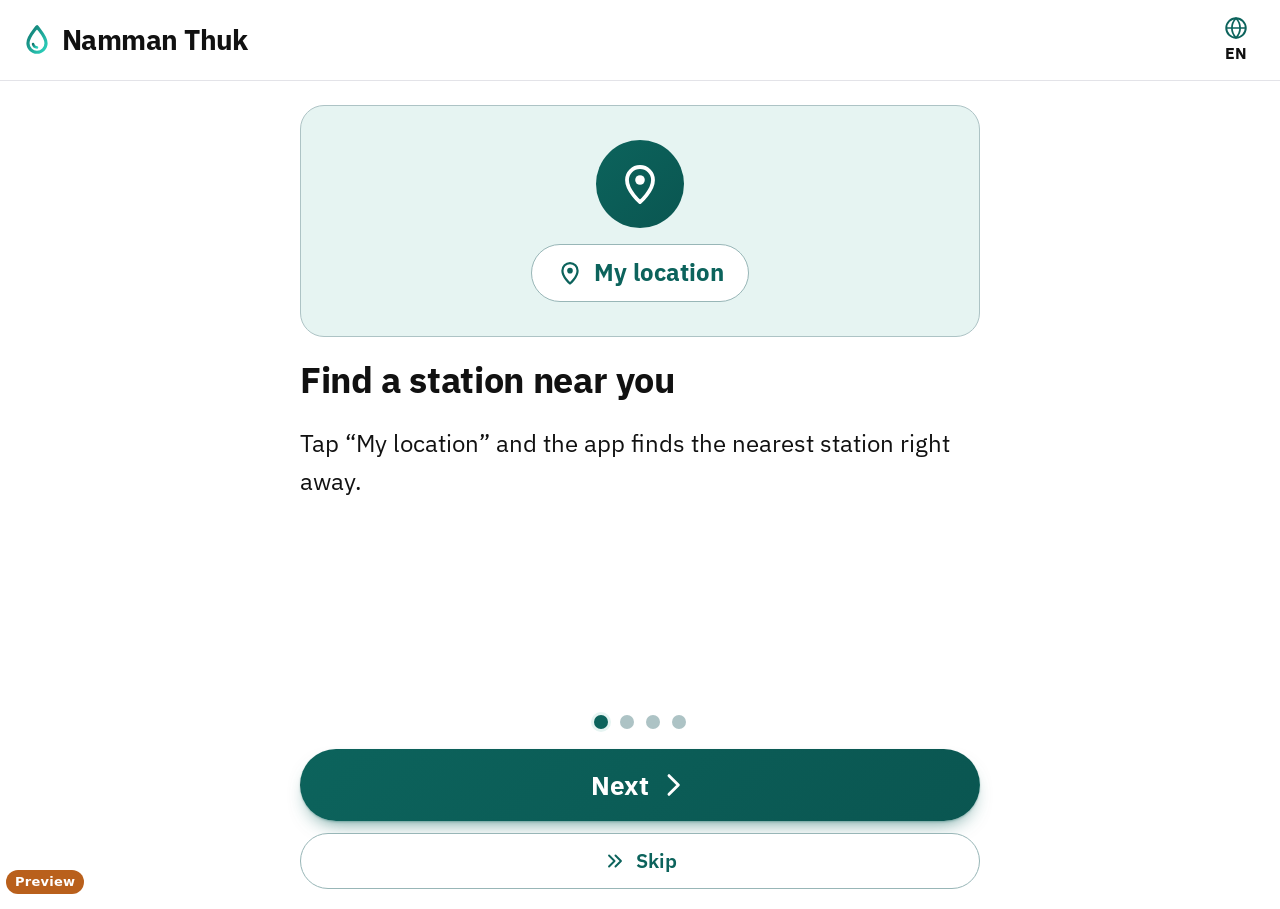
<file: app/index.html>
<!doctype html>
<html lang="en">
<head>
  <meta charset="utf-8">
  <meta name="robots" content="noindex, nofollow">
  <title>น้ำมันถูก (preview)</title>
  <meta name="viewport" content="width=device-width, initial-scale=1, viewport-fit=cover">
  <meta name="theme-color" content="#ffffff" media="(prefers-color-scheme: light)">
  <meta name="theme-color" content="#0e0e12" media="(prefers-color-scheme: dark)">
  <meta name="color-scheme" content="light dark">
  <script>/* first-run language BEFORE first paint (owner rule 2026-10-30): saved menu choice > phone language (th/en/ko/zh/hi, by primary subtag) > English. Same rule as i18n.js resolve(); a test keeps them equal. */
  (function(){var L=['th','en','ko','zh','hi'],l='en',s=null;try{s=localStorage.getItem('nmt.lang')}catch(e){}if(L.indexOf(s)>-1)l=s;else{var a=navigator.languages&&navigator.languages.length?navigator.languages:[navigator.language];for(var i=0;i<a.length;i++){var p=String(a[i]||'').toLowerCase().split(/[-_]/)[0];if(L.indexOf(p)>-1){l=p;break}}}document.documentElement.lang=l})();</script>
  <title>น้ำมันถูก</title>
  <link rel="icon" href="assets/icon.svg" type="image/svg+xml">
  <link rel="stylesheet" href="vendor/leaflet/leaflet.css">
  <link rel="stylesheet" href="motion.css">
  <link rel="stylesheet" href="styles.css">
</head>
<body>
<svg width="0" height="0" style="position:absolute" aria-hidden="true" focusable="false">
  <defs><linearGradient id="nmtG" x1="0" y1="0" x2="1" y2="1"><stop offset="0" stop-color="#0f766e"/><stop offset="1" stop-color="#2dd4bf"/></linearGradient></defs>
  <!-- outline icon set, same style as AAAi (24px grid, rounded 1.8–2px strokes, currentColor) -->
  <symbol id="i-menu" viewBox="0 0 24 24"><path d="M4 7h16M4 12h16M4 17h10" fill="none" stroke="currentColor" stroke-width="2" stroke-linecap="round"/></symbol>
  <symbol id="i-gear" viewBox="0 0 24 24"><path d="M12 15.5a3.5 3.5 0 1 0 0-7 3.5 3.5 0 0 0 0 7z" fill="none" stroke="currentColor" stroke-width="1.8"/><path d="M19.4 13.5a7.7 7.7 0 0 0 0-3l2-1.5-2-3.4-2.3.9a7.6 7.6 0 0 0-2.6-1.5L14 2.5h-4l-.5 2.5A7.6 7.6 0 0 0 6.9 6.5l-2.3-.9-2 3.4 2 1.5a7.7 7.7 0 0 0 0 3l-2 1.5 2 3.4 2.3-.9c.8.7 1.6 1.2 2.6 1.5l.5 2.5h4l.5-2.5c1-.3 1.8-.8 2.6-1.5l2.3.9 2-3.4-2-1.5z" fill="none" stroke="currentColor" stroke-width="1.6" stroke-linejoin="round"/></symbol>
  <symbol id="i-globe" viewBox="0 0 24 24"><circle cx="12" cy="12" r="9" fill="none" stroke="currentColor" stroke-width="1.8"/><path d="M3 12h18M12 3c2.5 2.6 3.8 5.6 3.8 9s-1.3 6.4-3.8 9c-2.5-2.6-3.8-5.6-3.8-9S9.5 5.6 12 3z" fill="none" stroke="currentColor" stroke-width="1.6"/></symbol>
  <symbol id="i-fuel" viewBox="0 0 24 24"><path d="M5 20.5V5.2A1.7 1.7 0 0 1 6.7 3.5h6.6A1.7 1.7 0 0 1 15 5.2v15.3M3.5 20.5h12.5M5 9.5h10M15 8.5h1.6a1.9 1.9 0 0 1 1.9 1.9v5.1a1.5 1.5 0 0 0 3 0V8.8l-2.4-2.4" fill="none" stroke="currentColor" stroke-width="1.8" stroke-linecap="round" stroke-linejoin="round"/></symbol>
  <symbol id="i-map" viewBox="0 0 24 24"><path d="M3.5 6.5l5.5-2 6 2 5.5-2v13l-5.5 2-6-2-5.5 2zM9 4.5v13M15 6.5v13" fill="none" stroke="currentColor" stroke-width="1.8" stroke-linejoin="round" stroke-linecap="round"/></symbol>
  <symbol id="i-tag" viewBox="0 0 24 24"><path d="M3.5 12.2V4.8a1.3 1.3 0 0 1 1.3-1.3h7.4l8.3 8.3a1.5 1.5 0 0 1 0 2.1l-6.4 6.4a1.5 1.5 0 0 1-2.1 0z" fill="none" stroke="currentColor" stroke-width="1.8" stroke-linejoin="round"/><circle cx="8" cy="8" r="1.5" fill="currentColor"/></symbol>
  <symbol id="i-nav" viewBox="0 0 24 24"><path d="M20.5 3.5 3.8 10.6a.8.8 0 0 0 .1 1.5l7 2.4 2.4 7a.8.8 0 0 0 1.5.1z" fill="none" stroke="currentColor" stroke-width="2" stroke-linejoin="round"/></symbol>
  <symbol id="i-back" viewBox="0 0 24 24"><path d="M15 5l-7 7 7 7" fill="none" stroke="currentColor" stroke-width="2.2" stroke-linecap="round" stroke-linejoin="round"/></symbol>
  <symbol id="i-chev" viewBox="0 0 24 24"><path d="M9 5l7 7-7 7" fill="none" stroke="currentColor" stroke-width="2.2" stroke-linecap="round" stroke-linejoin="round"/></symbol>
  <symbol id="i-down" viewBox="0 0 24 24"><path d="M5 9l7 7 7-7" fill="none" stroke="currentColor" stroke-width="2.2" stroke-linecap="round" stroke-linejoin="round"/></symbol>
  <symbol id="i-up" viewBox="0 0 24 24"><path d="M5 15l7-7 7 7" fill="none" stroke="currentColor" stroke-width="2.2" stroke-linecap="round" stroke-linejoin="round"/></symbol>
  <symbol id="i-close" viewBox="0 0 24 24"><path d="M6 6l12 12M18 6L6 18" fill="none" stroke="currentColor" stroke-width="2.2" stroke-linecap="round"/></symbol>
  <symbol id="i-bell" viewBox="0 0 24 24"><path d="M6 17V11a6 6 0 1 1 12 0v6l1.5 2h-15zM10 21h4" fill="none" stroke="currentColor" stroke-width="2" stroke-linecap="round" stroke-linejoin="round"/></symbol>
  <symbol id="i-refresh" viewBox="0 0 24 24"><path d="M20 12a8 8 0 1 1-2.6-5.9M20 4.5v4.6h-4.6" fill="none" stroke="currentColor" stroke-width="2" stroke-linecap="round" stroke-linejoin="round"/></symbol>
  <symbol id="i-mail" viewBox="0 0 24 24"><rect x="3" y="5" width="18" height="14" rx="2.5" fill="none" stroke="currentColor" stroke-width="1.8"/><path d="M4 7.5l8 6 8-6" fill="none" stroke="currentColor" stroke-width="1.8" stroke-linecap="round" stroke-linejoin="round"/></symbol>
  <symbol id="i-help" viewBox="0 0 24 24"><circle cx="12" cy="12" r="9" fill="none" stroke="currentColor" stroke-width="1.8"/><path d="M9.4 9.6a2.7 2.7 0 1 1 3.9 2.4c-.9.5-1.3 1-1.3 2" fill="none" stroke="currentColor" stroke-width="1.9" stroke-linecap="round"/><circle cx="12" cy="16.9" r="1.1" fill="currentColor"/></symbol>
  <symbol id="i-info" viewBox="0 0 24 24"><circle cx="12" cy="12" r="9" fill="none" stroke="currentColor" stroke-width="1.8"/><path d="M12 11v5.5M12 7.6v.2" fill="none" stroke="currentColor" stroke-width="2" stroke-linecap="round"/></symbol>
  <symbol id="i-pin" viewBox="0 0 24 24"><path d="M12 21s6.5-5.6 6.5-11a6.5 6.5 0 1 0-13 0C5.5 15.4 12 21 12 21z" fill="none" stroke="currentColor" stroke-width="1.9" stroke-linejoin="round"/><circle cx="12" cy="10" r="2.4" fill="currentColor"/></symbol>
  <symbol id="i-wifi-off" viewBox="0 0 24 24"><path d="M3 9a14 14 0 0 1 4-2.4M21 9a14 14 0 0 0-8.4-3.9M6.2 12.8a9 9 0 0 1 3-1.7M17.8 12.8a9 9 0 0 0-2.2-1.5M9.5 16.2a4.6 4.6 0 0 1 5 0M3.5 3.5l17 17" fill="none" stroke="currentColor" stroke-width="1.9" stroke-linecap="round"/><circle cx="12" cy="19" r="1.2" fill="currentColor"/></symbol>
  <symbol id="i-flask" viewBox="0 0 24 24"><path d="M9.5 3.5h5M10.5 3.5v6L5 19a1.6 1.6 0 0 0 1.4 2.5h11.2A1.6 1.6 0 0 0 19 19l-5.5-9.5v-6M7.5 15h9" fill="none" stroke="currentColor" stroke-width="1.8" stroke-linecap="round" stroke-linejoin="round"/></symbol>
  <!-- status icons: different SHAPES (circle-check / triangle / circle-x / circle-?) so colour is never the only cue -->
  <symbol id="i-user" viewBox="0 0 24 24"><circle cx="12" cy="8.5" r="3.8" fill="none" stroke="currentColor" stroke-width="1.9"/><path d="M4.5 20c.9-3.6 3.9-5.5 7.5-5.5s6.6 1.9 7.5 5.5" fill="none" stroke="currentColor" stroke-width="1.9" stroke-linecap="round"/></symbol>
  <symbol id="i-book" viewBox="0 0 24 24"><path d="M5 4.5h11.5A1.5 1.5 0 0 1 18 6v14l-3-1.8-3 1.8-3-1.8L6 20V6A1.5 1.5 0 0 1 5 4.5zM9 9h5M9 12.5h5" fill="none" stroke="currentColor" stroke-width="1.8" stroke-linecap="round" stroke-linejoin="round"/></symbol>
  <symbol id="i-star" viewBox="0 0 24 24"><path d="M12 3.6l2.5 5.3 5.8.7-4.3 4 1.1 5.7-5.1-2.9-5.1 2.9 1.1-5.7-4.3-4 5.8-.7z" fill="none" stroke="currentColor" stroke-width="1.8" stroke-linejoin="round"/></symbol>
  <symbol id="i-star-on" viewBox="0 0 24 24"><path d="M12 3.6l2.5 5.3 5.8.7-4.3 4 1.1 5.7-5.1-2.9-5.1 2.9 1.1-5.7-4.3-4 5.8-.7z" fill="currentColor" stroke="currentColor" stroke-width="1.8" stroke-linejoin="round"/></symbol>
  <symbol id="i-trash" viewBox="0 0 24 24"><path d="M4.5 7h15M9.5 7V4.8h5V7M6.8 7l.8 12.2h8.8L17.2 7M10 10.5v5.5M14 10.5v5.5" fill="none" stroke="currentColor" stroke-width="1.8" stroke-linecap="round" stroke-linejoin="round"/></symbol>
  <symbol id="i-logout" viewBox="0 0 24 24"><path d="M10 4.5H6.5A1.5 1.5 0 0 0 5 6v12a1.5 1.5 0 0 0 1.5 1.5H10M14 8l4 4-4 4M18 12H9.5" fill="none" stroke="currentColor" stroke-width="1.9" stroke-linecap="round" stroke-linejoin="round"/></symbol>
  <symbol id="i-lock" viewBox="0 0 24 24"><rect x="5" y="10.5" width="14" height="9.5" rx="2.5" fill="none" stroke="currentColor" stroke-width="1.8"/><path d="M8.5 10.5V8a3.5 3.5 0 0 1 7 0v2.5M12 14.5v2" fill="none" stroke="currentColor" stroke-width="1.8" stroke-linecap="round"/></symbol>
  <symbol id="i-plus" viewBox="0 0 24 24"><path d="M12 5v14M5 12h14" fill="none" stroke="currentColor" stroke-width="2.2" stroke-linecap="round"/></symbol>
  <!-- v20 button/popup icons (same outline style: 24px grid, rounded 1.8-2.2px strokes, currentColor) -->
  <symbol id="i-download" viewBox="0 0 24 24"><path d="M12 4v11M7.5 10.8 12 15.3l4.5-4.5M5 19.5h14" fill="none" stroke="currentColor" stroke-width="2.1" stroke-linecap="round" stroke-linejoin="round"/></symbol>
  <symbol id="i-clock" viewBox="0 0 24 24"><circle cx="12" cy="12" r="9" fill="none" stroke="currentColor" stroke-width="1.9"/><path d="M12 7.2V12l3.2 2" fill="none" stroke="currentColor" stroke-width="2" stroke-linecap="round" stroke-linejoin="round"/></symbol>
  <symbol id="i-sparkle" viewBox="0 0 24 24"><path d="M10.5 4.5l1.8 4.9 4.9 1.8-4.9 1.8-1.8 4.9-1.8-4.9-4.9-1.8 4.9-1.8z" fill="none" stroke="currentColor" stroke-width="1.8" stroke-linejoin="round"/><path d="M18.5 15.5v4M16.5 17.5h4M18.5 3.5v3M17 5h3" fill="none" stroke="currentColor" stroke-width="1.8" stroke-linecap="round"/></symbol>
  <symbol id="i-check" viewBox="0 0 24 24"><path d="M5 12.6l4.6 4.6L19 7.6" fill="none" stroke="currentColor" stroke-width="2.3" stroke-linecap="round" stroke-linejoin="round"/></symbol>
  <symbol id="i-shield" viewBox="0 0 24 24"><path d="M12 3.4l7 2.6v5.5c0 4.4-2.9 7.6-7 9.1-4.1-1.5-7-4.7-7-9.1V6z" fill="none" stroke="currentColor" stroke-width="1.8" stroke-linejoin="round"/><path d="M8.9 12l2.3 2.3 4-4.4" fill="none" stroke="currentColor" stroke-width="1.9" stroke-linecap="round" stroke-linejoin="round"/></symbol>
  <symbol id="i-doc" viewBox="0 0 24 24"><path d="M7 3.5h7l4 4V19a1.5 1.5 0 0 1-1.5 1.5h-9A1.5 1.5 0 0 1 6 19V5a1.5 1.5 0 0 1 1-1.5zM14 3.5V8h4M9 12.5h6M9 16h6" fill="none" stroke="currentColor" stroke-width="1.8" stroke-linecap="round" stroke-linejoin="round"/></symbol>
  <symbol id="i-list" viewBox="0 0 24 24"><path d="M9 6.5h11M9 12h11M9 17.5h11M4.2 6.5h.01M4.2 12h.01M4.2 17.5h.01" fill="none" stroke="currentColor" stroke-width="2.2" stroke-linecap="round"/></symbol>
  <symbol id="i-route" viewBox="0 0 24 24"><path d="M6 20a2.2 2.2 0 1 0 0-4.4A2.2 2.2 0 0 0 6 20zM18 8.4a2.2 2.2 0 1 0 0-4.4 2.2 2.2 0 0 0 0 4.4zM8.2 17.8h5.6a3.2 3.2 0 0 0 0-6.4h-3.6a3.2 3.2 0 0 1 0-6.4h5.6" fill="none" stroke="currentColor" stroke-width="1.8" stroke-linecap="round" stroke-linejoin="round"/></symbol>
  <symbol id="i-skip" viewBox="0 0 24 24"><path d="M5.5 6l6 6-6 6M12.5 6l6 6-6 6" fill="none" stroke="currentColor" stroke-width="2.1" stroke-linecap="round" stroke-linejoin="round"/></symbol>
  <symbol id="i-warn" viewBox="0 0 24 24"><path d="M12 3.8l9 15.7H3z" fill="none" stroke="currentColor" stroke-width="1.9" stroke-linejoin="round"/><path d="M12 10v4.2M12 17v.2" fill="none" stroke="currentColor" stroke-width="2.2" stroke-linecap="round"/></symbol>
  <symbol id="i-bug" viewBox="0 0 24 24"><path d="M8.5 9h7v5.5a3.5 3.5 0 0 1-7 0zM9.5 9V8a2.5 2.5 0 0 1 5 0v1M12 11v7.5M4.5 11.5l4 1M19.5 11.5l-4 1M4.5 17.5l4-1.2M19.5 17.5l-4-1.2" fill="none" stroke="currentColor" stroke-width="1.8" stroke-linecap="round" stroke-linejoin="round"/></symbol>
  <symbol id="i-bulb" viewBox="0 0 24 24"><path d="M9.5 18.2h5M10.2 21h3.6M8.1 14.6a6 6 0 1 1 7.8 0c-.8.7-1.3 1.5-1.4 2.6h-5c-.1-1.1-.6-1.9-1.4-2.6z" fill="none" stroke="currentColor" stroke-width="1.8" stroke-linecap="round" stroke-linejoin="round"/></symbol>
  <symbol id="i-chat" viewBox="0 0 24 24"><path d="M4.5 5h15A1.5 1.5 0 0 1 21 6.5v9a1.5 1.5 0 0 1-1.5 1.5H11.5L7 20.5V17H4.5A1.5 1.5 0 0 1 3 15.5v-9A1.5 1.5 0 0 1 4.5 5zM8 11h.01M12 11h.01M16 11h.01" fill="none" stroke="currentColor" stroke-width="1.9" stroke-linecap="round" stroke-linejoin="round"/></symbol>
  <symbol id="s-ok" viewBox="0 0 24 24"><circle cx="12" cy="12" r="9.2" fill="none" stroke="currentColor" stroke-width="2"/><path d="M7.6 12.4l3 3 5.9-6.6" fill="none" stroke="currentColor" stroke-width="2.4" stroke-linecap="round" stroke-linejoin="round"/></symbol>
  <symbol id="s-low" viewBox="0 0 24 24"><path d="M12 3.6 21.2 19.4H2.8z" fill="none" stroke="currentColor" stroke-width="2" stroke-linejoin="round"/><path d="M12 9.8v4.4M12 16.6v.2" fill="none" stroke="currentColor" stroke-width="2.3" stroke-linecap="round"/></symbol>
  <symbol id="s-out" viewBox="0 0 24 24"><circle cx="12" cy="12" r="9.2" fill="none" stroke="currentColor" stroke-width="2"/><path d="M8.6 8.6l6.8 6.8M15.4 8.6l-6.8 6.8" fill="none" stroke="currentColor" stroke-width="2.4" stroke-linecap="round"/></symbol>
  <symbol id="s-unknown" viewBox="0 0 24 24"><rect x="3.2" y="3.2" width="17.6" height="17.6" rx="5" fill="none" stroke="currentColor" stroke-width="2"/><path d="M9.6 9.4a2.5 2.5 0 1 1 3.6 2.2c-.8.4-1.2 1-1.2 1.8M12 16.7v.2" fill="none" stroke="currentColor" stroke-width="2.2" stroke-linecap="round"/></symbol>
  <symbol id="logo-drop" viewBox="0 0 32 32"><path d="M16 3.5C12.5 8.4 7.5 13.2 7.5 19a8.5 8.5 0 0 0 17 0c0-5.8-5-10.6-8.5-15.5z" fill="none" stroke="url(#nmtG)" stroke-width="3" stroke-linejoin="round"/><path d="M12.3 19.8a4 4 0 0 0 3.7 3.2" fill="none" stroke="url(#nmtG)" stroke-width="2.4" stroke-linecap="round"/></symbol>
</svg>
  <!-- 00) First-run tutorial / "How to use" (same screen both times): 4 pages, one idea each, big Next, clear Skip, dots; swipe works too. Shown once before the sign-in gate (flag nmt.tutorial); replay: menu > How to use (#/howto) -->
  <section id="view-howto" class="view" hidden>
    <header class="topbar onb-top"><div class="brand" aria-hidden="true"><svg class="logo-drop"><use href="#logo-drop"/></svg><span id="tut-brand"></span></div><button type="button" class="navbtn langbtn" data-langbtn aria-haspopup="dialog"><svg class="ic" aria-hidden="true"><use href="#i-globe"/></svg><span class="lb-t"></span></button></header>
    <div class="tut" id="tut">
      <div class="tut-page" id="tut-page">
        <div class="tut-art" id="tut-art" aria-hidden="true"></div>
        <h1 id="tut-title" tabindex="-1"></h1>
        <p id="tut-text" class="tut-text"></p>
      </div>
      <div class="tut-dots" id="tut-dots" role="img"></div>
      <div class="tut-bar">
        <button id="tut-next" type="button" class="btn primary xl"></button>
        <div class="tut-row"><button id="tut-back" type="button" class="btn outline"></button><button id="tut-skip" type="button" class="btn outline"></button></div>
      </div>
    </div>
  </section>

  <!-- 0) Sign-in gate: nothing else is reachable without a Google account (auth.js; the real button style follows Google's branding guidelines) -->
  <section id="view-gate" class="view" hidden>
    <header class="topbar onb-top"><div class="brand" aria-hidden="true"><svg class="logo-drop"><use href="#logo-drop"/></svg><span id="gate-brand"></span></div><button type="button" class="navbtn langbtn" data-langbtn aria-haspopup="dialog"><svg class="ic" aria-hidden="true"><use href="#i-globe"/></svg><span class="lb-t"></span></button></header>
    <div class="pad gate">
      <h1 id="gate-title"></h1>
      <p id="gate-lead" class="lead"></p>
      <section class="card gate-why" aria-labelledby="gate-why-h">
        <h2 id="gate-why-h"></h2>
        <ul class="gate-list"><li><svg class="ic" aria-hidden="true"><use href="#i-lock"/></svg><span id="gate-why1"></span></li><li><svg class="ic" aria-hidden="true"><use href="#i-star"/></svg><span id="gate-why2"></span></li><li><svg class="ic" aria-hidden="true"><use href="#i-bell"/></svg><span id="gate-why3"></span></li></ul>
      </section>
      <button id="gate-btn" type="button" class="gbtn"><svg class="glogo" viewBox="0 0 48 48" aria-hidden="true"><path fill="#EA4335" d="M24 9.5c3.54 0 6.71 1.22 9.21 3.6l6.85-6.85C35.9 2.38 30.47 0 24 0 14.62 0 6.51 5.38 2.56 13.22l7.98 6.19C12.43 13.72 17.74 9.5 24 9.5z"/><path fill="#4285F4" d="M46.98 24.55c0-1.57-.15-3.09-.38-4.55H24v9.02h12.94c-.58 2.96-2.26 5.48-4.78 7.18l7.73 6c4.51-4.18 7.09-10.36 7.09-17.65z"/><path fill="#FBBC05" d="M10.53 28.59c-.48-1.45-.76-2.99-.76-4.59s.27-3.14.76-4.59l-7.98-6.19C.92 16.46 0 20.12 0 24c0 3.88.92 7.54 2.56 10.78l7.97-6.19z"/><path fill="#34A853" d="M24 48c6.48 0 11.93-2.13 15.89-5.81l-7.73-6c-2.15 1.45-4.92 2.3-8.16 2.3-6.26 0-11.57-4.22-13.47-9.91l-7.98 6.19C6.51 42.62 14.62 48 24 48z"/></svg><span id="gate-btn-t"></span></button>
      <p id="gate-msg" class="note center" role="status" hidden></p>
      <p id="gate-err" class="err" role="alert" hidden></p>
      <p id="gate-note" class="note"></p>
      <a id="gate-privacy" class="btn outline wide" href="site/privacy.html"></a>
    </div>
  </section>

  <!-- 1) Onboarding: one tap on your fuel -->
  <section id="view-onboarding" class="view" hidden>
    <header class="topbar onb-top"><div class="brand" aria-hidden="true"><svg class="logo-drop"><use href="#logo-drop"/></svg><span id="onb-brand"></span></div><button type="button" class="navbtn langbtn" data-langbtn aria-haspopup="dialog"><svg class="ic" aria-hidden="true"><use href="#i-globe"/></svg><span class="lb-t"></span></button></header>
    <div class="pad">
      <h1 id="onb-title"></h1>
      <p id="onb-sub" class="lead"></p>
      <div id="onb-fuels" class="stack" role="radiogroup"></div>
      <button id="onb-more" type="button" class="btn outline wide"></button>
      <p id="onb-loc" class="note"></p>
    </div>
  </section>

  <!-- 2) Home: one glance = best station for my fuel, how far, price, in stock, one big Navigate button -->
  <section id="view-home" class="view" aria-busy="true" hidden>
    <header class="topbar home-top">
      <button id="btn-menu" type="button" class="navbtn menu-btn" aria-haspopup="dialog"><svg class="ic" aria-hidden="true"><use href="#i-menu"/></svg><span id="btn-menu-l"></span></button>
      <div class="brand" id="brand"><svg class="logo-drop" aria-hidden="true"><use href="#logo-drop"/></svg><span id="brand-t"></span></div>
      <button type="button" class="navbtn langbtn" data-langbtn aria-haspopup="dialog"><svg class="ic" aria-hidden="true"><use href="#i-globe"/></svg><span class="lb-t"></span></button>
      <button id="btn-settings" type="button" class="navbtn"><svg class="ic" aria-hidden="true"><use href="#i-gear"/></svg><span id="btn-settings-l"></span></button>
    </header>
    <div id="offline-banner" class="banner" role="status" hidden></div>
    <main class="pad">
      <button id="fuel-row" type="button" class="rowbtn"><svg class="ic" aria-hidden="true"><use href="#i-fuel"/></svg><span class="rb-l" id="fuel-row-l"></span><b class="rb-v" id="fuel-pill-name"></b><span class="rb-go rb-txt" id="fuel-row-go"></span></button>
      <div class="seg" id="sort-seg" role="group"></div>
      <section id="loc-ask" class="ask-card" aria-labelledby="loc-ask-t" hidden>
        <h2 id="loc-ask-t"></h2><p id="loc-ask-p"></p>
        <button id="loc-ask-yes" type="button" class="btn primary xl"></button>
        <button id="loc-ask-no" type="button" class="btn outline wide"></button>
      </section>
      <button id="btn-locate" type="button" class="btn primary xl locbtn" hidden></button>
      <p id="loc-note" class="note" role="status"></p>
      <p id="sample-note" class="note info" hidden></p>
      <div id="home-skel" aria-hidden="true">
        <div class="skel-card"><div class="skel skel-l w1"></div><div class="skel skel-l w2"></div><div class="skel skel-n"></div><div class="skel skel-btn"></div></div>
        <div class="skel skel-row"></div><div class="skel skel-row"></div><div class="skel skel-row"></div>
      </div>
      <article id="hero" class="hero" hidden></article>
      <div class="tiles">
        <button id="btn-map" type="button" class="tile"><svg class="ic" aria-hidden="true"><use href="#i-map"/></svg><span id="btn-map-l"></span></button>
        <button id="btn-board" type="button" class="tile"><svg class="ic" aria-hidden="true"><use href="#i-tag"/></svg><span id="btn-board-l"></span></button>
        <button id="btn-premium" type="button" class="tile wide"><svg class="ic" aria-hidden="true"><use href="#i-fuel"/></svg><span id="btn-premium-l"></span></button>
      </div>
      <div class="list-head"><h2 id="list-title"></h2></div>
      <button id="btn-brand" type="button" class="rowbtn"><svg class="ic" aria-hidden="true"><use href="#i-tag"/></svg><span class="rb-l" id="btn-brand-l"></span><b class="rb-v" id="btn-brand-v"></b><svg class="rb-go" aria-hidden="true"><use href="#i-chev"/></svg></button>
      <div id="station-list" class="stack"></div>
      <button id="btn-showall" type="button" class="btn outline wide" hidden></button>
    </main>
  </section>

  <!-- Map (only when asked for) -->
  <section id="view-map" class="view" hidden>
    <header class="topbar"><button id="map-back" type="button" class="btn nav back"><svg class="ic" aria-hidden="true"><use href="#i-back"/></svg><span class="bl"></span></button><h1 id="map-title" class="tb-title"></h1><button type="button" class="navbtn langbtn" data-langbtn aria-haspopup="dialog"><svg class="ic" aria-hidden="true"><use href="#i-globe"/></svg><span class="lb-t"></span></button></header>
    <p id="map-note" class="note map-note" role="status" hidden></p>
    <div id="map" role="region"></div>
    <button id="map-locate" type="button" class="btn primary maploc"></button>
  </section>

  <!-- Price board -->
  <section id="view-board" class="view" hidden>
    <header class="topbar"><button id="board-back" type="button" class="btn nav back"><svg class="ic" aria-hidden="true"><use href="#i-back"/></svg><span class="bl"></span></button><h1 id="board-title" class="tb-title"></h1><button type="button" class="navbtn langbtn" data-langbtn aria-haspopup="dialog"><svg class="ic" aria-hidden="true"><use href="#i-globe"/></svg><span class="lb-t"></span></button></header>
    <div id="offline-banner-2" class="banner" role="status" hidden></div>
    <div class="pad">
      <button id="board-fuel" type="button" class="rowbtn"><svg class="ic" aria-hidden="true"><use href="#i-fuel"/></svg><span class="rb-l" id="board-fuel-l"></span><b class="rb-v" id="board-fuel-v"></b><span class="rb-go rb-txt" id="board-fuel-go"></span></button>
      <p id="board-date" class="lead board-date"></p>
      <div id="board-list" class="stack"></div>
      <p id="board-note" class="note"></p>
      <p id="board-stale" class="note" hidden></p>
    </div>
  </section>

  <!-- Premium products: every premium product as sold, by grade -->
  <section id="view-premium" class="view" hidden>
    <header class="topbar"><button id="premium-back" type="button" class="btn nav back"><svg class="ic" aria-hidden="true"><use href="#i-back"/></svg><span class="bl"></span></button><h1 id="premium-title" class="tb-title"></h1><button type="button" class="navbtn langbtn" data-langbtn aria-haspopup="dialog"><svg class="ic" aria-hidden="true"><use href="#i-globe"/></svg><span class="lb-t"></span></button></header>
    <div id="offline-banner-3" class="banner" role="status" hidden></div>
    <div class="pad">
      <p id="premium-lead" class="lead"></p>
      <p id="premium-date" class="lead board-date"></p>
      <div id="premium-list" class="stack"></div>
      <p id="premium-note" class="note"></p>
    </div>
  </section>

  <!-- Picker (fuel / language / brand): big rows, tap = choose and go back -->
  <section id="view-pick" class="view" hidden>
    <header class="topbar"><button id="pick-back" type="button" class="btn nav back"><svg class="ic" aria-hidden="true"><use href="#i-back"/></svg><span class="bl"></span></button><h1 id="pick-title" class="tb-title"></h1><button type="button" class="navbtn langbtn" data-langbtn aria-haspopup="dialog"><svg class="ic" aria-hidden="true"><use href="#i-globe"/></svg><span class="lb-t"></span></button></header>
    <div class="pad"><div id="pick-list" class="stack" role="radiogroup"></div></div>
  </section>

  <!-- Settings -->
  <section id="view-settings" class="view" hidden>
    <header class="topbar"><button id="set-back" type="button" class="btn nav back"><svg class="ic" aria-hidden="true"><use href="#i-back"/></svg><span class="bl"></span></button><h1 id="set-title" class="tb-title"></h1><button type="button" class="navbtn langbtn" data-langbtn aria-haspopup="dialog"><svg class="ic" aria-hidden="true"><use href="#i-globe"/></svg><span class="lb-t"></span></button></header>
    <div class="pad">
      <button id="set-lang-row" type="button" class="rowbtn"><svg class="ic" aria-hidden="true"><use href="#i-globe"/></svg><span class="rb-l" id="set-lang-h"></span><b class="rb-v" id="set-lang-v"></b><svg class="rb-go" aria-hidden="true"><use href="#i-chev"/></svg></button>
      <button id="set-fuel-row" type="button" class="rowbtn"><svg class="ic" aria-hidden="true"><use href="#i-fuel"/></svg><span class="rb-l" id="set-fuel-h"></span><b class="rb-v" id="set-fuel-v"></b><svg class="rb-go" aria-hidden="true"><use href="#i-chev"/></svg></button>
      <button id="set-acct-row" type="button" class="rowbtn"><svg class="ic" aria-hidden="true"><use href="#i-user"/></svg><span class="rb-l" id="set-acct-h"></span><b class="rb-v" id="set-acct-v"></b><svg class="rb-go" aria-hidden="true"><use href="#i-chev"/></svg></button>
      <p id="set-pending" class="note"></p>
    </div>
  </section>

  <!-- Station detail (full screen, with a labelled back button) -->
  <section id="sheet" class="view" hidden>
    <header class="topbar"><button id="sheet-close" type="button" class="btn nav back"><svg class="ic" aria-hidden="true"><use href="#i-back"/></svg><span class="bl"></span></button><button type="button" class="navbtn langbtn" data-langbtn aria-haspopup="dialog"><svg class="ic" aria-hidden="true"><use href="#i-globe"/></svg><span class="lb-t"></span></button></header>
    <div id="sheet-body" class="pad"></div>
  </section>

  <!-- App menu (side drawer) + Notices / Updates / Feedback / About (see menu.js) -->
  <div id="drawer" class="drawer" hidden>
    <div id="dr-scrim" class="drawer-scrim"></div>
    <aside class="drawer-panel" role="dialog" aria-modal="true" aria-labelledby="dr-title">
      <div class="dr-head"><h2 id="dr-title"></h2><button type="button" class="navbtn langbtn" data-langbtn aria-haspopup="dialog"><svg class="ic" aria-hidden="true"><use href="#i-globe"/></svg><span class="lb-t"></span></button><button type="button" id="dr-close" class="btn nav"><svg class="ic" aria-hidden="true"><use href="#i-close"/></svg><span id="dr-close-l"></span></button></div>
      <button type="button" id="dr-account" class="dr-item"><svg class="dr-ic" aria-hidden="true"><use href="#i-user"/></svg><span class="dr-l" id="dr-account-l"></span></button>
      <button type="button" id="dr-fuellog" class="dr-item"><svg class="dr-ic" aria-hidden="true"><use href="#i-book"/></svg><span class="dr-l" id="dr-fuellog-l"></span></button>
      <button type="button" id="dr-alerts" class="dr-item"><svg class="dr-ic" aria-hidden="true"><use href="#i-star"/></svg><span class="dr-l" id="dr-alerts-l"></span><i id="dr-alerts-dot" class="new-badge" hidden></i></button>
      <button type="button" id="dr-notices" class="dr-item"><svg class="dr-ic" aria-hidden="true"><use href="#i-bell"/></svg><span class="dr-l" id="dr-notices-l"></span><i id="dr-notices-dot" class="new-badge" hidden></i></button>
      <button type="button" id="dr-updates" class="dr-item"><svg class="dr-ic" aria-hidden="true"><use href="#i-refresh"/></svg><span class="dr-l" id="dr-updates-l"></span><i id="dr-updates-dot" class="new-badge" hidden></i></button>
      <button type="button" id="dr-feedback" class="dr-item"><svg class="dr-ic" aria-hidden="true"><use href="#i-mail"/></svg><span class="dr-l" id="dr-feedback-l"></span></button>
      <button type="button" id="dr-howto" class="dr-item"><svg class="dr-ic" aria-hidden="true"><use href="#i-help"/></svg><span class="dr-l" id="dr-howto-l"></span></button>
      <button type="button" id="dr-about" class="dr-item"><svg class="dr-ic" aria-hidden="true"><use href="#i-info"/></svg><span class="dr-l" id="dr-about-l"></span></button>
      <button type="button" id="dr-update" class="dr-item dr-update"><svg class="dr-ic" aria-hidden="true"><use href="#i-download"/></svg><span class="dr-l" id="dr-update-l"></span></button>
      <p id="dr-foot" class="dr-foot note"></p>
    </aside>
  </div>

  <section id="modal-account" class="view overlay" role="dialog" aria-modal="true" aria-labelledby="ac-title" hidden>
    <header class="topbar"><button type="button" id="ac-close" class="btn nav back"><svg class="ic" aria-hidden="true"><use href="#i-back"/></svg><span class="bl"></span></button><h1 id="ac-title" class="tb-title"></h1><button type="button" class="navbtn langbtn" data-langbtn aria-haspopup="dialog"><svg class="ic" aria-hidden="true"><use href="#i-globe"/></svg><span class="lb-t"></span></button></header>
    <div class="pad" id="ac-body"></div>
  </section>

  <section id="modal-fuellog" class="view overlay" role="dialog" aria-modal="true" aria-labelledby="fl-title" hidden>
    <header class="topbar"><button type="button" id="fl-close" class="btn nav back"><svg class="ic" aria-hidden="true"><use href="#i-back"/></svg><span class="bl"></span></button><h1 id="fl-title" class="tb-title"></h1><button type="button" class="navbtn langbtn" data-langbtn aria-haspopup="dialog"><svg class="ic" aria-hidden="true"><use href="#i-globe"/></svg><span class="lb-t"></span></button></header>
    <div class="pad" id="fl-body"></div>
  </section>

  <section id="modal-alerts" class="view overlay" role="dialog" aria-modal="true" aria-labelledby="al-title" hidden>
    <header class="topbar"><button type="button" id="al-close" class="btn nav back"><svg class="ic" aria-hidden="true"><use href="#i-back"/></svg><span class="bl"></span></button><h1 id="al-title" class="tb-title"></h1><button type="button" class="navbtn langbtn" data-langbtn aria-haspopup="dialog"><svg class="ic" aria-hidden="true"><use href="#i-globe"/></svg><span class="lb-t"></span></button></header>
    <div class="pad" id="al-body"></div>
  </section>

  <section id="modal-notices" class="view overlay" role="dialog" aria-modal="true" aria-labelledby="nt-title" hidden>
    <header class="topbar"><button type="button" id="nt-close" class="btn nav back"><svg class="ic" aria-hidden="true"><use href="#i-back"/></svg><span class="bl"></span></button><h1 id="nt-title" class="tb-title"></h1><button type="button" class="navbtn langbtn" data-langbtn aria-haspopup="dialog"><svg class="ic" aria-hidden="true"><use href="#i-globe"/></svg><span class="lb-t"></span></button></header>
    <div class="pad">
      <button type="button" id="nt-back" class="btn outline wide" hidden></button>
      <ul id="nt-list" class="nt-list"></ul>
      <p id="nt-empty" class="lead" hidden></p>
      <article id="nt-detail" class="card" hidden><time id="nt-date" class="note"></time><h2 id="nt-dtitle"></h2><p id="nt-body" class="pre"></p></article>
    </div>
  </section>

  <section id="modal-updates" class="view overlay" role="dialog" aria-modal="true" aria-labelledby="up-title" hidden>
    <header class="topbar"><button type="button" id="up-close" class="btn nav back"><svg class="ic" aria-hidden="true"><use href="#i-back"/></svg><span class="bl"></span></button><h1 id="up-title" class="tb-title"></h1><button type="button" class="navbtn langbtn" data-langbtn aria-haspopup="dialog"><svg class="ic" aria-hidden="true"><use href="#i-globe"/></svg><span class="lb-t"></span></button></header>
    <div class="pad">
      <p id="up-ver" class="lead"></p>
      <div id="up-list" class="up-list"></div>
      <p id="up-empty" class="lead" hidden></p>
    </div>
  </section>

  <section id="modal-feedback" class="view overlay" role="dialog" aria-modal="true" aria-labelledby="fb-title" hidden>
    <header class="topbar"><button type="button" id="fb-close" class="btn nav back"><svg class="ic" aria-hidden="true"><use href="#i-back"/></svg><span class="bl"></span></button><h1 id="fb-title" class="tb-title"></h1><button type="button" class="navbtn langbtn" data-langbtn aria-haspopup="dialog"><svg class="ic" aria-hidden="true"><use href="#i-globe"/></svg><span class="lb-t"></span></button></header>
    <div class="pad">
      <form id="fb-form" autocomplete="off">
        <div id="fb-types" class="grid2" role="radiogroup"></div>
        <label id="fb-label" for="fb-msg" class="lead"></label>
        <textarea id="fb-msg" rows="6" maxlength="2000"></textarea>
        <div class="fb-meta"><span id="fb-note" class="note"></span><span id="fb-count" class="note"></span></div>
        <p id="fb-err" class="err" role="alert" hidden></p>
        <button type="submit" id="fb-send" class="btn primary xl"></button>
        <p id="fb-hint" class="note"></p>
      </form>
      <div id="fb-done" class="fb-done" hidden>
        <h2 id="fb-done-title"></h2><p id="fb-done-body" class="lead"></p>
        <a id="fb-mail" class="btn primary xl" hidden></a>
        <button type="button" id="fb-done-close" class="btn outline wide"></button>
      </div>
    </div>
  </section>

  <section id="modal-about" class="view overlay" role="dialog" aria-modal="true" aria-labelledby="ab-title" hidden>
    <header class="topbar"><button type="button" id="ab-close" class="btn nav back"><svg class="ic" aria-hidden="true"><use href="#i-back"/></svg><span class="bl"></span></button><h1 id="ab-title" class="tb-title"></h1><button type="button" class="navbtn langbtn" data-langbtn aria-haspopup="dialog"><svg class="ic" aria-hidden="true"><use href="#i-globe"/></svg><span class="lb-t"></span></button></header>
    <div class="pad about">
      <div class="ab-brand"><img src="assets/icon.svg" alt="" width="64" height="64"><div><b id="ab-name"></b><p id="ab-tagline"></p></div></div>
      <p id="ab-version"></p><p id="ab-operator"></p><p id="ab-contact" hidden></p>
      <p id="ab-privacy-text"></p><a id="ab-privacy-link" class="btn outline wide" target="_blank" rel="noopener" hidden></a>
      <h2 id="ab-src-h"></h2><p id="ab-src"></p><p id="ab-osm"></p>
      <h2 id="ab-lic-h"></h2>
      <p>Leaflet 1.9.4 — BSD 2-Clause · Playwright (tests only) — Apache-2.0 · Capacitor — MIT</p>
      <button type="button" id="ab-lic-btn" class="btn outline wide"></button>
      <pre id="ab-lic-text" class="lic" hidden></pre>
    </div>
  </section>

  <!-- language sheet: opened by every [data-langbtn] in every header -->
  <div id="lang-sheet" class="lang-sheet" hidden>
    <div id="ls-scrim" class="ls-scrim"></div>
    <div class="ls-panel" role="dialog" aria-modal="true" aria-labelledby="ls-title">
      <div class="ls-head"><h2 id="ls-title"></h2><button type="button" id="ls-close" class="btn nav"><svg class="ic" aria-hidden="true"><use href="#i-close"/></svg><span id="ls-close-l"></span></button></div>
      <div id="ls-list" class="stack" role="radiogroup"></div>
    </div>
  </div>
  <!-- v20 popups (update.js): new-version notice (Update now / Later, or forced) and "What's new" after an update. Not routes: they sit above everything. -->
  <div id="update-modal" class="popup" hidden>
    <div class="pp-scrim"></div>
    <div class="pp-panel" role="alertdialog" aria-modal="true" aria-labelledby="upd-title" aria-describedby="upd-body">
      <div class="pp-top"><button type="button" class="navbtn langbtn" data-langbtn aria-haspopup="dialog"><svg class="ic" aria-hidden="true"><use href="#i-globe"/></svg><span class="lb-t"></span></button></div>
      <span class="pp-ic" aria-hidden="true"><svg class="ic"><use href="#i-download"/></svg></span>
      <h2 id="upd-title"></h2>
      <p id="upd-body" class="lead"></p>
      <p id="upd-new" class="pp-new note" hidden></p>
      <button type="button" id="upd-go" class="btn primary xl"></button>
      <button type="button" id="upd-later" class="btn outline wide"></button>
    </div>
  </div>
  <div id="whatsnew-modal" class="popup" hidden>
    <div class="pp-scrim"></div>
    <div class="pp-panel" role="dialog" aria-modal="true" aria-labelledby="wn-title">
      <div class="pp-top"><button type="button" class="navbtn langbtn" data-langbtn aria-haspopup="dialog"><svg class="ic" aria-hidden="true"><use href="#i-globe"/></svg><span class="lb-t"></span></button></div>
      <span class="pp-ic" aria-hidden="true"><svg class="ic"><use href="#i-sparkle"/></svg></span>
      <h2 id="wn-title"></h2>
      <p id="wn-ver" class="pp-ver note"></p>
      <ul id="wn-list" class="pp-list"></ul>
      <button type="button" id="wn-ok" class="btn primary xl"></button>
    </div>
  </div>
  <div id="toast" class="toast" role="status" aria-live="polite" hidden></div>

  <script src="vendor/leaflet/leaflet.js"></script>
  <script src="preview.js"></script>
  <script src="app-config.js"></script>
  <script src="i18n.js"></script>
  <script src="core.js"></script>
  <script src="locate.js"></script>
  <script src="data.js"></script>
  <script src="userdata.js"></script>
  <script src="auth.js"></script>
  <script src="auth-mock.js"></script>
  <script src="motion.js"></script>
  <script src="menu.js"></script>
  <script src="update.js"></script>
  <script src="acct.js"></script>
  <script src="app.js"></script>
</body>
</html>
</file>
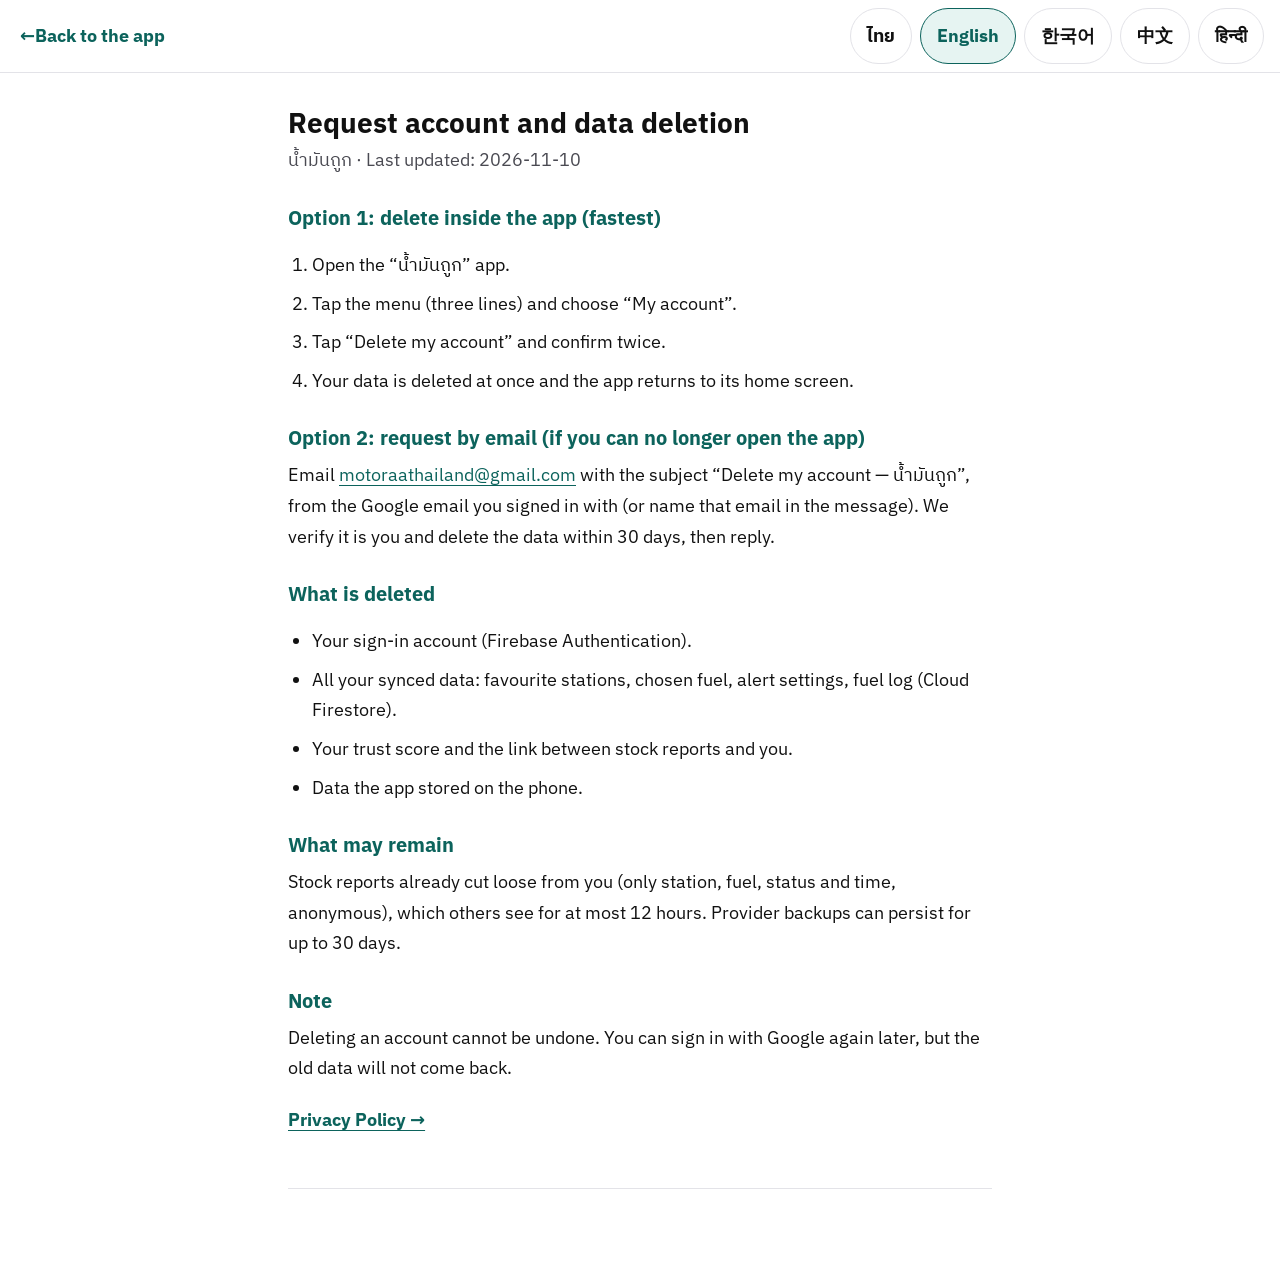
<file: delete-account.html>
<!doctype html>
<html lang="th">
<head>
<meta charset="utf-8"><meta name="viewport" content="width=device-width, initial-scale=1"><meta name="color-scheme" content="light dark">
<title>ขอลบบัญชีและข้อมูล — น้ำมันถูก</title>
<!-- DRAFT policy text generated by scripts/build-site.mjs from scripts/site-content.mjs. Owner / Thai lawyer: review before publishing. -->
<link rel="stylesheet" href="site.css">
</head>
<body>
<header><a class="back" href="index.html" id="back">← <span>กลับไปที่แอป</span></a><nav aria-label="Language" id="langs"><button type="button" data-l="th" lang="th" aria-pressed="true">ไทย</button><button type="button" data-l="en" lang="en" aria-pressed="false">English</button><button type="button" data-l="ko" lang="ko" aria-pressed="false">한국어</button><button type="button" data-l="zh" lang="zh" aria-pressed="false">中文</button><button type="button" data-l="hi" lang="hi" aria-pressed="false">हिन्दी</button></nav></header>
<main id="main">
<section lang="th" id="s-th" class="on"><h1>ขอลบบัญชีและข้อมูล</h1><p class="meta">น้ำมันถูก · อัปเดตล่าสุด: 2026-11-10</p><h2>วิธีที่ 1: ลบในแอป (เร็วที่สุด)</h2><ol><li>เปิดแอป “น้ำมันถูก”</li><li>กดเมนู (ปุ่มสามขีด) แล้วเลือก “บัญชีของฉัน”</li><li>กด “ลบบัญชีของฉัน” แล้วยืนยัน 2 ครั้ง</li><li>ระบบลบข้อมูลของคุณทันที และกลับสู่หน้าแรกของแอป</li></ol><h2>วิธีที่ 2: ขอทางอีเมล (ถ้าเข้าแอปไม่ได้แล้ว)</h2><p>ส่งอีเมลถึง <a href="mailto:motoraathailand@gmail.com">motoraathailand@gmail.com</a> หัวข้อ “ขอลบบัญชี น้ำมันถูก” จากอีเมล Google ที่ใช้เข้าสู่ระบบ (หรือระบุอีเมลนั้นในเนื้อความ) เราจะยืนยันตัวตนและลบให้ภายใน 30 วัน และแจ้งกลับทางอีเมล</p><h2>สิ่งที่ถูกลบ</h2><ul><li>บัญชีเข้าสู่ระบบ (Firebase Authentication)</li><li>ข้อมูลที่ซิงก์ทั้งหมดของคุณ: ปั๊มโปรด น้ำมันที่เลือก การตั้งค่าแจ้งเตือน บันทึกการเติมน้ำมัน (Cloud Firestore)</li><li>คะแนนความน่าเชื่อถือของคุณ และความเชื่อมโยงระหว่างรายงานสถานะน้ำมันกับตัวคุณ</li><li>ข้อมูลในเครื่องที่แอปเก็บไว้</li></ul><h2>สิ่งที่อาจเหลืออยู่</h2><p>รายงานสถานะน้ำมันที่ถูกตัดความเชื่อมโยงกับตัวคุณแล้ว (เหลือเพียงปั๊ม ชนิดน้ำมัน สถานะ และเวลา แบบนิรนาม) ซึ่งแสดงต่อผู้อื่นไม่เกิน 12 ชั่วโมง ข้อมูลสำรองของผู้ให้บริการอาจอยู่ต่อได้ไม่เกิน 30 วัน</p><h2>หมายเหตุ</h2><p>การลบบัญชีทำย้อนกลับไม่ได้ หากต้องการใช้แอปอีกครั้ง คุณสามารถเข้าสู่ระบบด้วย Google ใหม่ได้ แต่ข้อมูลเดิมจะไม่กลับมา</p><p class="links"><a href="privacy.html">นโยบายความเป็นส่วนตัว →</a></p></section>
<section lang="en" id="s-en"><h1>Request account and data deletion</h1><p class="meta">น้ำมันถูก · Last updated: 2026-11-10</p><h2>Option 1: delete inside the app (fastest)</h2><ol><li>Open the “น้ำมันถูก” app.</li><li>Tap the menu (three lines) and choose “My account”.</li><li>Tap “Delete my account” and confirm twice.</li><li>Your data is deleted at once and the app returns to its home screen.</li></ol><h2>Option 2: request by email (if you can no longer open the app)</h2><p>Email <a href="mailto:motoraathailand@gmail.com">motoraathailand@gmail.com</a> with the subject “Delete my account — น้ำมันถูก”, from the Google email you signed in with (or name that email in the message). We verify it is you and delete the data within 30 days, then reply.</p><h2>What is deleted</h2><ul><li>Your sign-in account (Firebase Authentication).</li><li>All your synced data: favourite stations, chosen fuel, alert settings, fuel log (Cloud Firestore).</li><li>Your trust score and the link between stock reports and you.</li><li>Data the app stored on the phone.</li></ul><h2>What may remain</h2><p>Stock reports already cut loose from you (only station, fuel, status and time, anonymous), which others see for at most 12 hours. Provider backups can persist for up to 30 days.</p><h2>Note</h2><p>Deleting an account cannot be undone. You can sign in with Google again later, but the old data will not come back.</p><p class="links"><a href="privacy.html">Privacy Policy →</a></p></section>
<section lang="ko" id="s-ko"><h1>계정 및 데이터 삭제 요청</h1><p class="meta">น้ำมันถูก · 최종 업데이트: 2026-11-10</p><h2>방법 1: 앱에서 바로 삭제(가장 빠름)</h2><ol><li>“น้ำมันถูก” 앱을 엽니다.</li><li>메뉴(줄 세 개)를 눌러 “내 계정”을 선택합니다.</li><li>“내 계정 삭제”를 누르고 두 번 확인합니다.</li><li>데이터가 즉시 삭제되고 앱 첫 화면으로 돌아갑니다.</li></ol><h2>방법 2: 이메일로 요청(앱을 더는 열 수 없을 때)</h2><p>로그인에 쓴 Google 이메일로 <a href="mailto:motoraathailand@gmail.com">motoraathailand@gmail.com</a>에 “계정 삭제 요청 — น้ำมันถูก”이라는 제목으로 메일을 보내세요(또는 본문에 그 이메일을 적어 주세요). 본인 확인 후 30일 안에 삭제하고 회신드립니다.</p><h2>삭제되는 것</h2><ul><li>로그인 계정(Firebase Authentication)</li><li>동기화된 모든 데이터: 즐겨찾는 주유소, 선택한 유종, 알림 설정, 주유 기록(Cloud Firestore)</li><li>신뢰 점수와 재고 제보-나 사이의 연결</li><li>앱이 휴대폰에 저장한 데이터</li></ul><h2>남을 수 있는 것</h2><p>이미 나와의 연결이 끊긴 재고 제보(주유소, 유종, 상태, 시간만 있는 익명 데이터)는 다른 사용자에게 최대 12시간 표시됩니다. 서비스 제공업체의 백업은 최대 30일 남을 수 있습니다.</p><h2>참고</h2><p>계정 삭제는 되돌릴 수 없습니다. 나중에 Google로 다시 로그인할 수 있지만 이전 데이터는 돌아오지 않습니다.</p><p class="links"><a href="privacy.html">개인정보 처리방침 →</a></p></section>
<section lang="zh" id="s-zh"><h1>申请删除账号和数据</h1><p class="meta">น้ำมันถูก · 最后更新: 2026-11-10</p><h2>方式一：在应用内删除（最快）</h2><ol><li>打开“น้ำมันถูก”应用。</li><li>点击菜单（三条横线），选择“我的账号”。</li><li>点击“删除我的账号”，并确认两次。</li><li>数据会立即删除，应用回到首页。</li></ol><h2>方式二：邮件申请（无法再打开应用时）</h2><p>用你登录时的 Google 邮箱发邮件到 <a href="mailto:motoraathailand@gmail.com">motoraathailand@gmail.com</a>，主题为“删除账号 — น้ำมันถูก”（或在正文写明该邮箱）。我们核实身份后在 30 天内删除并回复。</p><h2>会被删除的内容</h2><ul><li>登录账号 (Firebase Authentication)</li><li>你同步的全部数据：收藏的加油站、所选油品、提醒设置、加油记录 (Cloud Firestore)</li><li>你的信任分，以及油量报告与你之间的关联</li><li>应用保存在手机上的数据</li></ul><h2>可能保留的内容</h2><p>已与你解除关联的油量报告（仅含加油站、油品、状态和时间，匿名），对他人最多显示 12 小时。服务商的备份最多可能保留 30 天。</p><h2>说明</h2><p>删除账号无法恢复。之后可再次用 Google 登录，但旧数据不会回来。</p><p class="links"><a href="privacy.html">隐私政策 →</a></p></section>
<section lang="hi" id="s-hi"><h1>खाता और डेटा हटाने का अनुरोध</h1><p class="meta">น้ำมันถูก · अंतिम अपडेट: 2026-11-10</p><h2>तरीका 1: ऐप में ही हटाएँ (सबसे तेज़)</h2><ol><li>“น้ำมันถูก” ऐप खोलें।</li><li>मेनू (तीन लकीरें) दबाकर “मेरा खाता” चुनें।</li><li>“मेरा खाता हटाएँ” दबाएँ और दो बार पुष्टि करें।</li><li>आपका डेटा तुरंत हट जाता है और ऐप होम स्क्रीन पर लौट आता है।</li></ol><h2>तरीका 2: ईमेल से अनुरोध (यदि ऐप अब नहीं खुलता)</h2><p>साइन-इन में इस्तेमाल किए Google ईमेल से <a href="mailto:motoraathailand@gmail.com">motoraathailand@gmail.com</a> पर “खाता हटाएँ — น้ำมันถูก” विषय के साथ ईमेल भेजें (या संदेश में वह ईमेल लिखें)। हम पहचान जाँचकर 30 दिनों में डेटा हटाएँगे और जवाब देंगे।</p><h2>क्या हटाया जाता है</h2><ul><li>आपका साइन-इन खाता (Firebase Authentication)</li><li>आपका सारा सिंक डेटा: पसंदीदा पंप, चुना ईंधन, अलर्ट सेटिंग, ईंधन लॉग (Cloud Firestore)</li><li>आपका भरोसा-स्कोर और स्टॉक रिपोर्ट व आपके बीच का संबंध</li><li>ऐप द्वारा फ़ोन में रखा डेटा</li></ul><h2>क्या बच सकता है</h2><p>जो स्टॉक रिपोर्ट आपसे पहले ही अलग हो चुकी हैं (केवल पंप, ईंधन, स्थिति और समय, गुमनाम), जो दूसरों को अधिकतम 12 घंटे दिखती हैं। प्रदाताओं के बैकअप अधिकतम 30 दिन रह सकते हैं।</p><h2>ध्यान दें</h2><p>खाता हटाना वापस नहीं हो सकता। आप बाद में फिर Google से साइन-इन कर सकते हैं, पर पुराना डेटा वापस नहीं आएगा।</p><p class="links"><a href="privacy.html">गोपनीयता नीति →</a></p></section>
</main>
<script>
(function () {
  var L = ["th","en","ko","zh","hi"], BACK = {"th":"กลับไปที่แอป","en":"Back to the app","ko":"앱으로 돌아가기","zh":"返回应用","hi":"ऐप पर वापस जाएँ"};
  document.documentElement.setAttribute('data-js', '');
  function show(l) { if (L.indexOf(l) < 0) l = 'en'; document.documentElement.lang = l;
    L.forEach(function (x) { document.getElementById('s-' + x).classList.toggle('on', x === l); });
    [].forEach.call(document.querySelectorAll('#langs button'), function (b) { b.setAttribute('aria-pressed', String(b.getAttribute('data-l') === l)); });
    document.querySelector('#back span').textContent = BACK[l]; try { localStorage.setItem('nmt.site.lang', l); } catch (e) {} }
  var q = /[?&]lang=(\w+)/.exec(location.search), saved = null, nav = null;
  try { saved = localStorage.getItem('nmt.site.lang') || localStorage.getItem('nmt.lang'); } catch (e) {}
  if (q && L.indexOf(q[1]) > -1) show(q[1]);
  else if (saved && L.indexOf(saved) > -1) show(saved);
  else {
    try {
      var a = navigator.languages && navigator.languages.length ? navigator.languages : [navigator.language];
      for (var i = 0; i < a.length; i++) {
        var p = String(a[i] || '').toLowerCase().split(/[-_]/)[0];
        if (L.indexOf(p) > -1) { nav = p; break; }
      }
    } catch (e) {}
    show(nav || 'en');
  }
  document.getElementById('langs').addEventListener('click', function (e) { var b = e.target.closest('button'); if (b) show(b.getAttribute('data-l')); });
})();
</script>
</body>
</html>
</file>
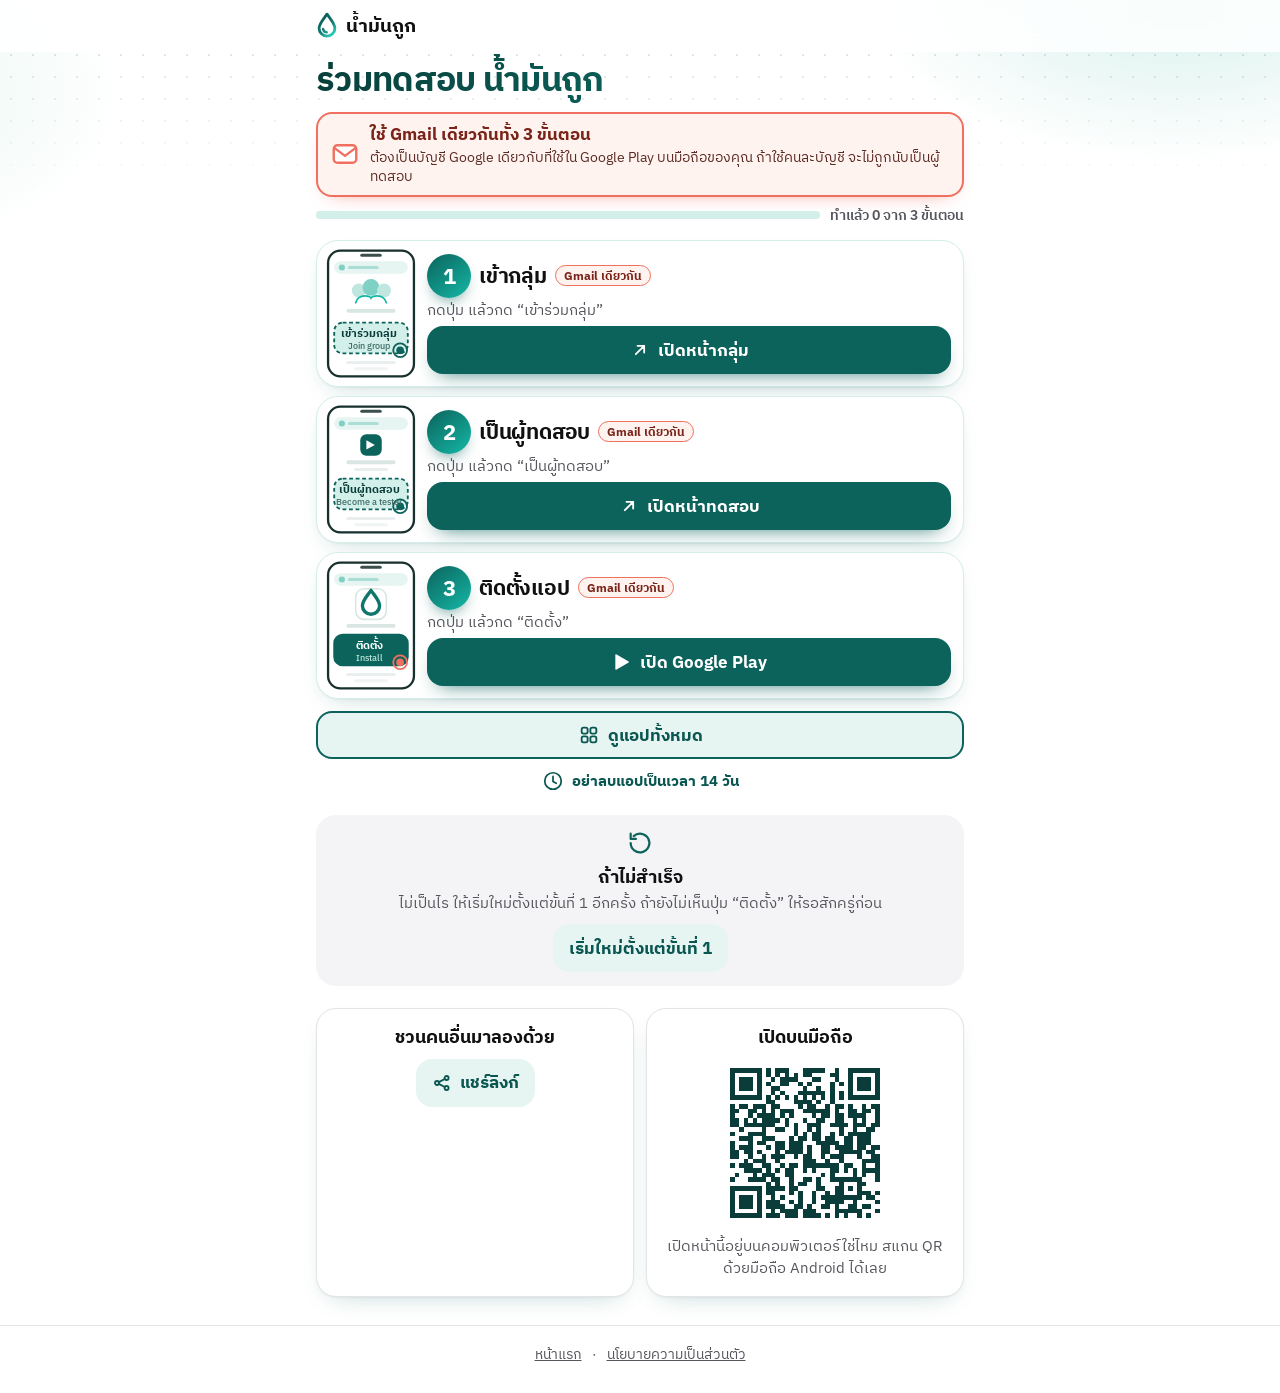
<file: join.html>
<!doctype html>
<html lang="th">
<head>
<meta charset="utf-8">
<meta name="viewport" content="width=device-width, initial-scale=1, viewport-fit=cover">
<title>ร่วมทดสอบ น้ำมันถูก บน Android ได้เองใน 3 ขั้นตอน</title>
<meta name="description" content="น้ำมันถูก แอปหาปั๊มราคาถูกใกล้คุณและเช็กว่ามีน้ำมันไหม เปิดให้ลองใช้ก่อนบน Android ทำตาม 3 ขั้นตอนง่าย ๆ แล้วติดตั้งจาก Google Play ได้เลย ไม่ต้องส่งอีเมลให้ใคร">
<meta name="robots" content="index, follow">
<meta name="theme-color" content="#0c635c">
<link rel="canonical" href="https://motoraathailand.github.io/nammanthuk-site/join.html">
<meta property="og:type" content="website"><meta property="og:site_name" content="น้ำมันถูก">
<meta property="og:title" content="ร่วมทดสอบ น้ำมันถูก บน Android ได้เองใน 3 ขั้นตอน"><meta property="og:description" content="น้ำมันถูก แอปหาปั๊มราคาถูกใกล้คุณและเช็กว่ามีน้ำมันไหม เปิดให้ลองใช้ก่อนบน Android ทำตาม 3 ขั้นตอนง่าย ๆ แล้วติดตั้งจาก Google Play ได้เลย ไม่ต้องส่งอีเมลให้ใคร"><meta property="og:url" content="https://motoraathailand.github.io/nammanthuk-site/join.html">
<meta name="twitter:card" content="summary"><meta name="twitter:title" content="ร่วมทดสอบ น้ำมันถูก บน Android ได้เองใน 3 ขั้นตอน"><meta name="twitter:description" content="น้ำมันถูก แอปหาปั๊มราคาถูกใกล้คุณและเช็กว่ามีน้ำมันไหม เปิดให้ลองใช้ก่อนบน Android ทำตาม 3 ขั้นตอนง่าย ๆ แล้วติดตั้งจาก Google Play ได้เลย ไม่ต้องส่งอีเมลให้ใคร">
<link rel="icon" href="img/icon.svg" type="image/svg+xml">
<link rel="stylesheet" href="motion.css?v=dde97f3d7f">
<link rel="stylesheet" href="join.css?v=51db528823">
</head>
<body>
<a class="skip" href="#steps" data-t="s1t">เข้ากลุ่ม</a>
<header class="hd"><div class="hd-in">
  <a class="logo" href="./" aria-label="น้ำมันถูก"><svg viewBox="100 40 312 420" aria-hidden="true"><defs><linearGradient id="lg" x1="150" y1="90" x2="370" y2="360" gradientUnits="userSpaceOnUse"><stop offset="0" stop-color="#0a5651"/><stop offset=".55" stop-color="#0f766e"/><stop offset="1" stop-color="#2dd4bf"/></linearGradient></defs><g fill="none" stroke="url(#lg)" stroke-linecap="round" stroke-linejoin="round"><path d="M256 82c-56 80-112 134-112 200a112 112 0 0 0 224 0c0-66-56-120-112-200z" stroke-width="40"/><path d="M200 292a58 58 0 0 0 54 48" stroke-width="32"/></g></svg><span>น้ำมันถูก</span></a>
</div></header>

<main>
<section class="hero"><div class="wrap">
  <div class="iab" id="iab" role="alert" hidden>
    <svg viewBox="0 0 24 24" aria-hidden="true"><circle cx="12" cy="12" r="9"/><path d="M12 8v5M12 16.5v.01"/></svg>
    <div><b data-t="iabT">เปิดหน้านี้ใน Chrome ก่อน</b><span data-t="iabD">ตอนนี้เปิดอยู่ในเบราว์เซอร์ของแอป ซึ่งเข้าสู่ระบบ Google ได้ไม่ดี กดปุ่มด้านล่างเพื่อเปิดด้วย Chrome แล้วดำเนินการต่อ หรือคัดลอกลิงก์ไปวางใน Chrome</span>
      <div class="iabrow">
        <a class="btn" id="iabOpen" href="#" data-press data-ripple><span data-t="iabB">เปิดด้วย Chrome เพื่อดำเนินการต่อ</span></a>
        <button type="button" class="btn ghost" id="iabCopy" data-press data-ripple data-t="iabC">คัดลอกลิงก์</button>
      </div>
      <small id="iabNote" aria-live="polite"></small></div>
  </div>
  <h1 data-t="h1">ร่วมทดสอบ น้ำมันถูก</h1>
  <div class="gmail" role="note">
    <svg viewBox="0 0 24 24" aria-hidden="true"><rect x="3" y="5" width="18" height="14" rx="3"/><path d="M4 7.5l8 6 8-6"/></svg>
    <div><b data-t="gm">ใช้ Gmail เดียวกันทั้ง 3 ขั้นตอน</b><span data-t="gmD">ต้องเป็นบัญชี Google เดียวกับที่ใช้ใน Google Play บนมือถือของคุณ ถ้าใช้คนละบัญชี จะไม่ถูกนับเป็นผู้ทดสอบ</span></div>
  </div>
  <div class="prog"><div class="bar" aria-hidden="true"><i id="barFill"></i></div><p id="progTxt" aria-live="polite"></p></div>
</div></section>

<section class="wrap steps" id="steps">
  <ol class="cards" data-stagger>
    <li class="card" id="c1" data-step="1">
      <div class="phone" aria-hidden="true">
        <svg viewBox="0 0 120 168" focusable="false"><rect x="4" y="2" width="112" height="164" rx="16" fill="#fff" stroke="#17302d" stroke-width="3"/><rect x="46" y="6" width="28" height="4" rx="2" fill="#17302d" opacity=".85"/>
          <rect x="12" y="16" width="96" height="16" rx="8" fill="#e6f4f2"/><circle cx="22" cy="24" r="4" fill="#7fd0c5"/><rect x="30" y="22" width="40" height="4" rx="2" fill="#a9ddd5"/>
          <circle cx="44" cy="54" r="9" fill="#bfe6df"/><circle cx="60" cy="50" r="11" fill="#7fd0c5"/><circle cx="77" cy="54" r="9" fill="#bfe6df"/><path d="M40 70c2-7 8-9 12-9s7 1 8 3c1-2 4-3 8-3s10 2 12 9" fill="none" stroke="#14b8a6" stroke-width="2.2" stroke-linecap="round"/>
          <rect x="28" y="78" width="64" height="5" rx="2.5" fill="#d9e6e3"/><rect x="12" y="96" width="96" height="40" rx="11" fill="#d3efea" stroke="#0c635c" stroke-width="2.4" stroke-dasharray="5 3.5"/>
          <rect x="28" y="146" width="64" height="4" rx="2" fill="#e8efee"/><rect x="38" y="154" width="44" height="4" rx="2" fill="#f0f4f3"/>
          <g class="tap"><circle class="ring" cx="98" cy="132" r="9" fill="none" stroke="#0c635c" stroke-width="2.4"/><circle cx="98" cy="132" r="5" fill="#0c635c"/></g></svg>
        <div class="lbl"><b data-t="s1l">เข้าร่วมกลุ่ม</b><small data-t="s1e">Join group</small></div>
      </div>
      <div class="body">
        <div class="head"><button class="num" type="button" data-press data-chk="1"><span>1</span><svg viewBox="0 0 24 24" aria-hidden="true"><path d="M5 12.5l4.5 4.5L19 7.5"/></svg></button><h2 data-t="s1t">เข้ากลุ่ม</h2><em class="chip" data-t="gmShort">Gmail เดียวกัน</em></div>
        <p class="desc" data-t="s1d">กดปุ่ม แล้วกด “เข้าร่วมกลุ่ม”</p>
        <a class="btn" data-press data-ripple data-go="1" href="https://groups.google.com/g/motoraa-testers" target="_blank" rel="noopener"><svg viewBox="0 0 24 24" aria-hidden="true"><path d="M7 17L17 7M9 7h8v8"/></svg><span data-t="s1b">เปิดหน้ากลุ่ม</span></a>
      </div>
    </li>
    <li class="card" id="c2" data-step="2">
      <div class="phone" aria-hidden="true">
        <svg viewBox="0 0 120 168" focusable="false"><rect x="4" y="2" width="112" height="164" rx="16" fill="#fff" stroke="#17302d" stroke-width="3"/><rect x="46" y="6" width="28" height="4" rx="2" fill="#17302d" opacity=".85"/>
          <rect x="12" y="16" width="96" height="16" rx="8" fill="#e6f4f2"/><rect x="30" y="22" width="40" height="4" rx="2" fill="#a9ddd5"/><circle cx="22" cy="24" r="4" fill="#7fd0c5"/>
          <rect x="46" y="38" width="28" height="28" rx="8" fill="#0c635c"/><path d="M54 46v12l11-6z" fill="#fff"/>
          <rect x="28" y="72" width="64" height="5" rx="2.5" fill="#d9e6e3"/><rect x="38" y="82" width="44" height="4" rx="2" fill="#e8efee"/>
          <rect x="12" y="96" width="96" height="40" rx="11" fill="#d3efea" stroke="#0c635c" stroke-width="2.4" stroke-dasharray="5 3.5"/>
          <rect x="28" y="146" width="64" height="4" rx="2" fill="#e8efee"/><rect x="38" y="154" width="44" height="4" rx="2" fill="#f0f4f3"/>
          <g class="tap"><circle class="ring" cx="98" cy="132" r="9" fill="none" stroke="#0c635c" stroke-width="2.4"/><circle cx="98" cy="132" r="5" fill="#0c635c"/></g></svg>
        <div class="lbl"><b data-t="s2l">เป็นผู้ทดสอบ</b><small data-t="s2e">Become a tester</small></div>
      </div>
      <div class="body">
        <div class="head"><button class="num" type="button" data-press data-chk="2"><span>2</span><svg viewBox="0 0 24 24" aria-hidden="true"><path d="M5 12.5l4.5 4.5L19 7.5"/></svg></button><h2 data-t="s2t">เป็นผู้ทดสอบ</h2><em class="chip" data-t="gmShort">Gmail เดียวกัน</em></div>
        <p class="desc" data-t="s2d">กดปุ่ม แล้วกด “เป็นผู้ทดสอบ”</p>
        <a class="btn" data-press data-ripple data-go="2" href="https://play.google.com/apps/testing/com.nammanthuk.app" target="_blank" rel="noopener"><svg viewBox="0 0 24 24" aria-hidden="true"><path d="M7 17L17 7M9 7h8v8"/></svg><span data-t="s2b">เปิดหน้าทดสอบ</span></a>
      </div>
    </li>
    <li class="card" id="c3" data-step="3">
      <div class="phone" aria-hidden="true">
        <svg viewBox="0 0 120 168" focusable="false"><rect x="4" y="2" width="112" height="164" rx="16" fill="#fff" stroke="#17302d" stroke-width="3"/><rect x="46" y="6" width="28" height="4" rx="2" fill="#17302d" opacity=".85"/>
          <rect x="12" y="16" width="96" height="16" rx="8" fill="#e6f4f2"/><rect x="30" y="22" width="40" height="4" rx="2" fill="#a9ddd5"/><circle cx="22" cy="24" r="4" fill="#7fd0c5"/>
          <rect x="40" y="36" width="40" height="40" rx="11" fill="#fff" stroke="#d7e6e3" stroke-width="2"/><g transform="translate(60 56) scale(.1) translate(-256 -260)" fill="none" stroke="#0f766e" stroke-linecap="round" stroke-linejoin="round"><path d="M256 82c-56 80-112 134-112 200a112 112 0 0 0 224 0c0-66-56-120-112-200z" stroke-width="44"/></g>
          <rect x="28" y="82" width="64" height="5" rx="2.5" fill="#d9e6e3"/><rect x="12" y="96" width="96" height="40" rx="11" fill="#0c635c" stroke="#0c635c" stroke-width="2.4"/>
          <rect x="28" y="146" width="64" height="4" rx="2" fill="#e8efee"/><rect x="38" y="154" width="44" height="4" rx="2" fill="#f0f4f3"/>
          <g class="tap"><circle class="ring" cx="98" cy="132" r="9" fill="none" stroke="#f0705f" stroke-width="2.4"/><circle cx="98" cy="132" r="5" fill="#f0705f"/></g></svg>
        <div class="lbl on-dark"><b data-t="s3l">ติดตั้ง</b><small data-t="s3e">Install</small></div>
      </div>
      <div class="body">
        <div class="head"><button class="num" type="button" data-press data-chk="3"><span>3</span><svg viewBox="0 0 24 24" aria-hidden="true"><path d="M5 12.5l4.5 4.5L19 7.5"/></svg></button><h2 data-t="s3t">ติดตั้งแอป</h2><em class="chip" data-t="gmShort">Gmail เดียวกัน</em></div>
        <p class="desc" data-t="s3d">กดปุ่ม แล้วกด “ติดตั้ง”</p>
        <a class="btn play" data-press data-ripple data-go="3" href="https://play.google.com/store/apps/details?id=com.nammanthuk.app" target="_blank" rel="noopener"><svg class="gp" viewBox="0 0 24 24" aria-hidden="true"><path d="M4 3.2v17.6c0 .5.6.8 1 .5l15-8.8c.4-.2.4-.8 0-1L5 2.7c-.4-.3-1 0-1 .5z" fill="currentColor"/></svg><span data-t="s3b">เปิด Google Play</span></a>
      </div>
    </li>
  </ol>
  <a class="btn ghost apps" data-press data-ripple href="https://motoraath.com" data-apps><svg class="ai" viewBox="0 0 24 24" aria-hidden="true"><rect x="4" y="4" width="6.5" height="6.5" rx="2" fill="none" stroke="currentColor" stroke-width="2"/><rect x="13.5" y="4" width="6.5" height="6.5" rx="2" fill="none" stroke="currentColor" stroke-width="2"/><rect x="4" y="13.5" width="6.5" height="6.5" rx="2" fill="none" stroke="currentColor" stroke-width="2"/><rect x="13.5" y="13.5" width="6.5" height="6.5" rx="2" fill="none" stroke="currentColor" stroke-width="2"/></svg><span data-t="apps">ดูแอปทั้งหมด</span></a>
  <p class="pend" id="pend" data-t="pend" hidden>ขั้นที่ 2 และ 3 จะกดได้เมื่อเริ่มการทดสอบ เข้ากลุ่มไว้ก่อนได้เลย แล้วกลับมาที่หน้านี้</p>
  <p class="remind"><svg viewBox="0 0 24 24" aria-hidden="true"><circle cx="12" cy="12" r="9"/><path d="M12 7v5.5l3.5 2"/></svg><b data-t="remH">อย่าลบแอปเป็นเวลา 14 วัน</b></p>
  <div class="all" id="all" hidden>
    <svg viewBox="0 0 24 24" aria-hidden="true"><path d="M5 12.5l4.5 4.5L19 7.5"/></svg>
    <div><b data-t="allT">เสร็จแล้ว ขอบคุณมาก!</b><p data-t="allD">เปิดแอป น้ำมันถูก ในมือถือแล้วลองใช้ได้เลย</p></div>
  </div>
</section>

<section class="wrap notes">
  <div class="ncard" data-reveal>
    <svg viewBox="0 0 24 24" aria-hidden="true"><path d="M4 12a8 8 0 1 0 2.6-5.9M4 4v4.5h4.5"/></svg>
    <div><h2 data-t="retryH">ถ้าไม่สำเร็จ</h2><p data-t="retryD">ไม่เป็นไร ให้เริ่มใหม่ตั้งแต่ขั้นที่ 1 อีกครั้ง ถ้ายังไม่เห็นปุ่ม “ติดตั้ง” ให้รอสักครู่ก่อน</p><button type="button" class="btn ghost" id="reset" data-press data-ripple data-t="retryB">เริ่มใหม่ตั้งแต่ขั้นที่ 1</button></div>
  </div>
</section>

<section class="wrap two">
  <div class="panel" data-reveal>
    <h2 data-t="shareH">ชวนคนอื่นมาลองด้วย</h2>
    <div class="row"><button class="btn ghost" type="button" id="share" data-press data-ripple><svg viewBox="0 0 24 24" aria-hidden="true"><circle cx="6" cy="12" r="2.4"/><circle cx="17.5" cy="6" r="2.4"/><circle cx="17.5" cy="18" r="2.4"/><path d="M8.2 10.9l7.1-3.7M8.2 13.1l7.1 3.7"/></svg><span data-t="share">แชร์ลิงก์</span></button></div>
    <p class="note" id="shareNote" aria-live="polite"></p>
  </div>
  <div class="panel qr" data-reveal style="--i:1">
    <h2 data-t="qrH">เปิดบนมือถือ</h2>
    <img src="join-qr.svg" width="168" height="168" alt="QR code ของหน้านี้" data-alt="qrAlt" loading="lazy">
    <p class="note" data-t="qrD">เปิดหน้านี้อยู่บนคอมพิวเตอร์ใช่ไหม สแกน QR ด้วยมือถือ Android ได้เลย</p>
  </div>
</section>
</main>

<footer class="ft"><div class="wrap"><a href="./" data-t="back">หน้าแรก</a><span aria-hidden="true">·</span><a href="privacy.html" data-t="privacy">นโยบายความเป็นส่วนตัว</a></div></footer>

<script src="motion.js?v=bb445964ea"></script>
<script src="join-strings.js?v=dd7b5c5b3c"></script>
<script src="join.js?v=0a4729cd36"></script>
</body>
</html>
</file>
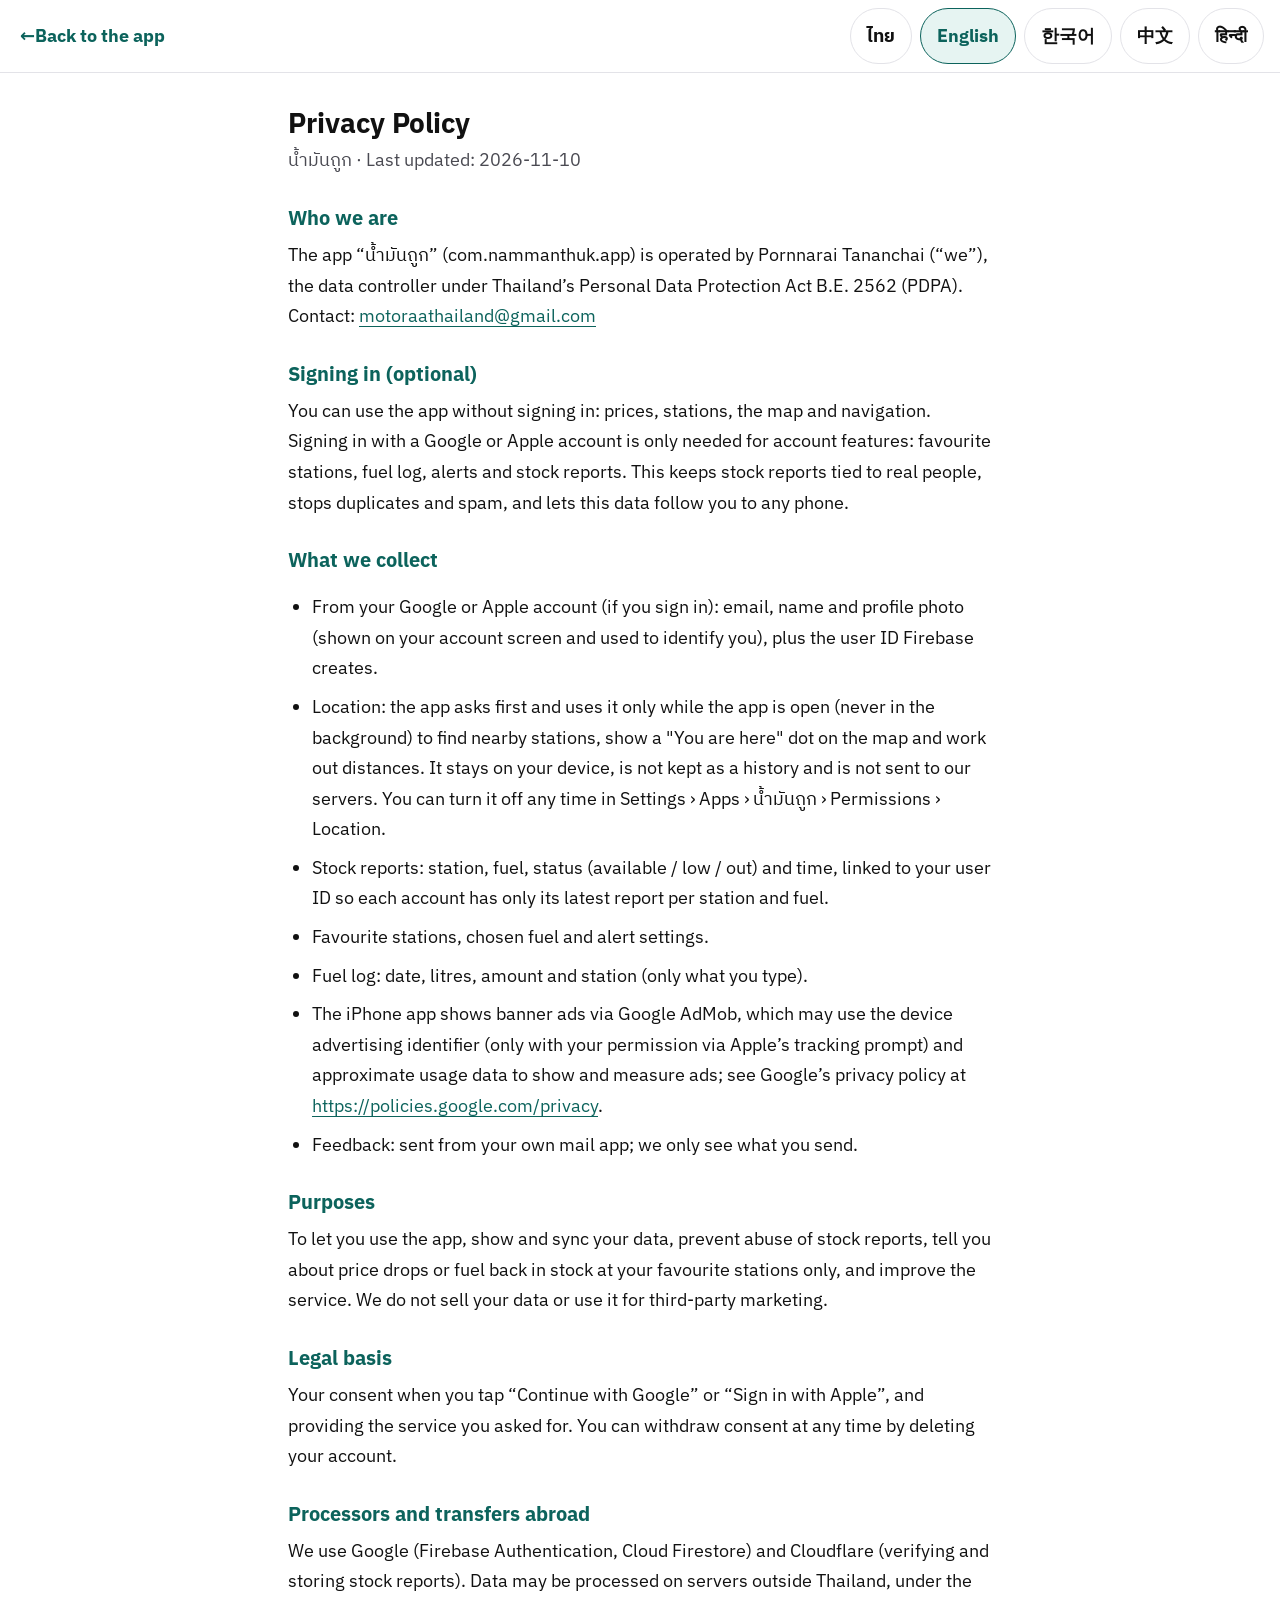
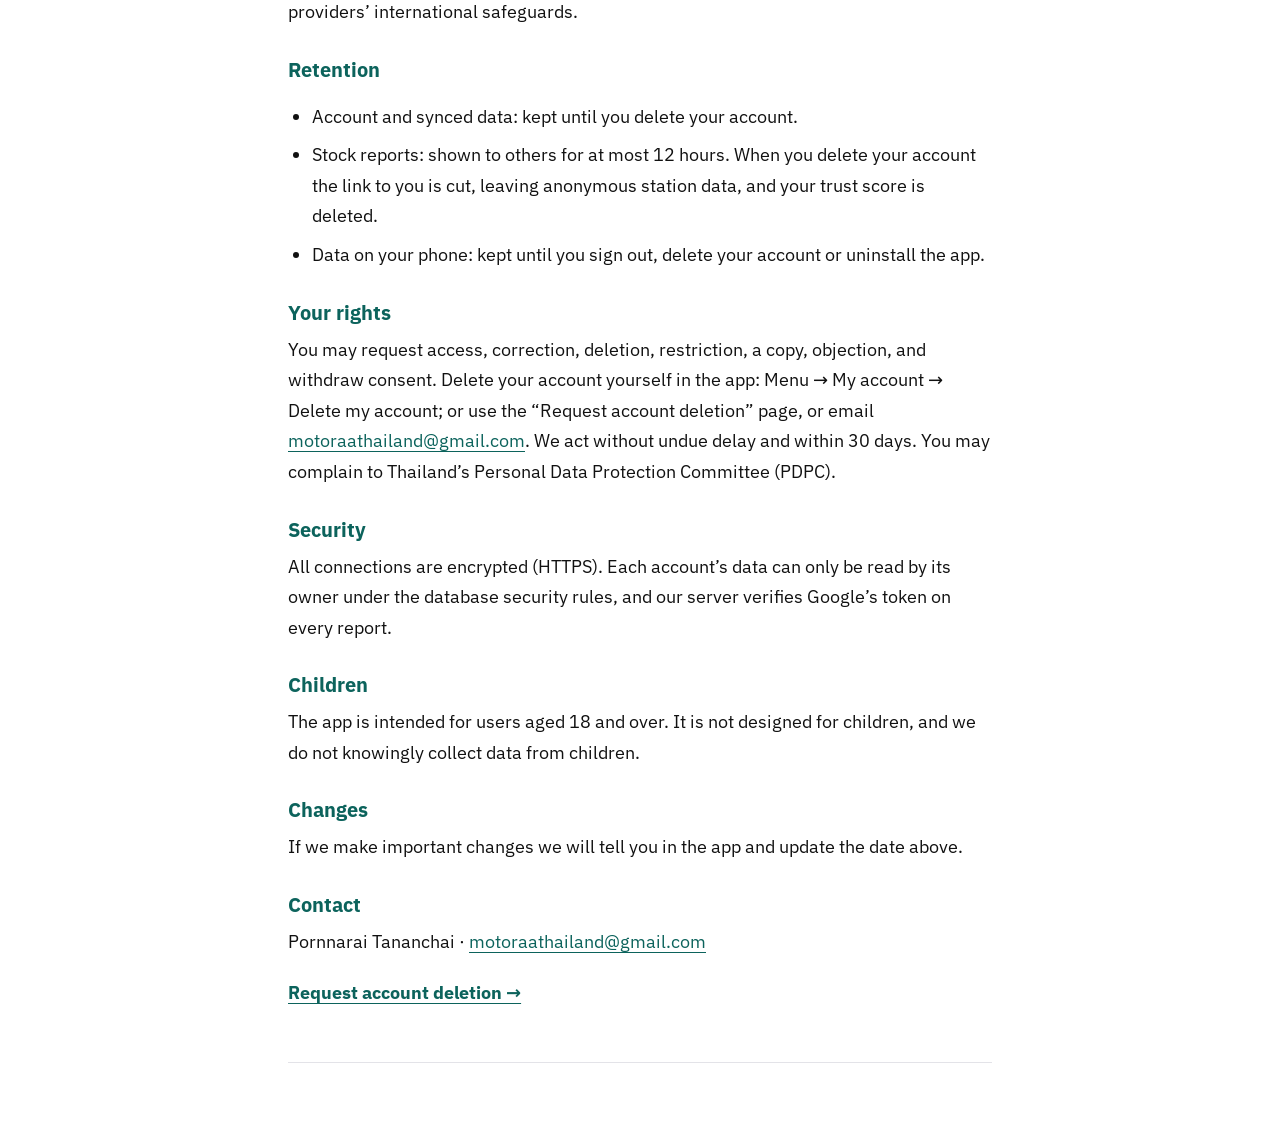
<file: privacy.html>
<!doctype html>
<html lang="th">
<head>
<meta charset="utf-8"><meta name="viewport" content="width=device-width, initial-scale=1"><meta name="color-scheme" content="light dark">
<title>นโยบายความเป็นส่วนตัว — น้ำมันถูก</title>
<!-- DRAFT policy text generated by scripts/build-site.mjs from scripts/site-content.mjs. Owner / Thai lawyer: review before publishing. -->
<link rel="stylesheet" href="site.css">
</head>
<body>
<header><a class="back" href="index.html" id="back">← <span>กลับไปที่แอป</span></a><nav aria-label="Language" id="langs"><button type="button" data-l="th" lang="th" aria-pressed="true">ไทย</button><button type="button" data-l="en" lang="en" aria-pressed="false">English</button><button type="button" data-l="ko" lang="ko" aria-pressed="false">한국어</button><button type="button" data-l="zh" lang="zh" aria-pressed="false">中文</button><button type="button" data-l="hi" lang="hi" aria-pressed="false">हिन्दी</button></nav></header>
<main id="main">
<section lang="th" id="s-th" class="on"><h1>นโยบายความเป็นส่วนตัว</h1><p class="meta">น้ำมันถูก · อัปเดตล่าสุด: 2026-11-10</p><h2>ผู้ให้บริการ</h2><p>แอป “น้ำมันถูก” (com.nammanthuk.app) ดำเนินการโดย Pornnarai Tananchai (“เรา”) ผู้ควบคุมข้อมูลส่วนบุคคลตามพระราชบัญญัติคุ้มครองข้อมูลส่วนบุคคล พ.ศ. 2562 (PDPA) ติดต่อเราได้ที่ <a href="mailto:motoraathailand@gmail.com">motoraathailand@gmail.com</a></p><h2>การเข้าสู่ระบบ (ไม่บังคับ)</h2><p>ใช้แอปได้โดยไม่ต้องเข้าสู่ระบบ ทั้งดูราคา ปั๊ม แผนที่ และนำทาง การเข้าสู่ระบบด้วยบัญชี Google หรือ Apple ใช้เฉพาะฟีเจอร์ของบัญชี ได้แก่ ปั๊มโปรด บันทึกการเติมน้ำมัน การแจ้งเตือน และการแจ้งสถานะน้ำมัน เพื่อให้รายงานน้ำมันหมดเป็นของคนจริง ป้องกันการส่งซ้ำและสแปม และเพื่อให้ข้อมูลเหล่านี้ตามคุณไปทุกเครื่อง</p><h2>ข้อมูลที่เราเก็บ</h2><ul><li>จากบัญชี Google หรือ Apple (เมื่อคุณเข้าสู่ระบบ): อีเมล ชื่อ และรูปโปรไฟล์ (ใช้แสดงในหน้าบัญชีและระบุตัวตนของคุณ) รวมถึงรหัสผู้ใช้ที่ Firebase สร้างให้</li><li>ตำแหน่งที่ตั้ง: แอปขออนุญาตก่อน และใช้เฉพาะตอนที่เปิดแอปอยู่ (ไม่ใช้ตำแหน่งเบื้องหลัง) เพื่อหาปั๊มใกล้ตัว แสดงจุด "คุณอยู่ที่นี่" บนแผนที่ และคำนวณระยะทาง ตำแหน่งอยู่บนเครื่องของคุณเท่านั้น ไม่ถูกบันทึกเป็นประวัติ และเราไม่ส่งไปยังเซิร์ฟเวอร์ของเรา ปิดสิทธิ์ได้ทุกเมื่อที่ ตั้งค่า › แอป › น้ำมันถูก › สิทธิ์ › ตำแหน่ง</li><li>รายงานสถานะน้ำมัน: ปั๊ม ชนิดน้ำมัน สถานะ (มี/ใกล้หมด/หมด) และเวลา ผูกกับรหัสผู้ใช้ เพื่อให้แต่ละบัญชีมีรายงานล่าสุดได้เพียงหนึ่งรายการต่อปั๊มและชนิดน้ำมัน</li><li>ปั๊มโปรด น้ำมันที่เลือก และการตั้งค่าการแจ้งเตือน</li><li>บันทึกการเติมน้ำมัน: วันที่ ลิตร จำนวนเงิน และปั๊ม (ถ้าคุณกรอก)</li><li>แอปบน iPhone แสดงโฆษณาแบบแบนเนอร์ผ่าน Google AdMob ซึ่งอาจใช้รหัสโฆษณาของอุปกรณ์ (เมื่อคุณอนุญาตผ่านข้อความขอความยินยอมการติดตามของ Apple เท่านั้น) และข้อมูลการใช้งานโดยประมาณ เพื่อแสดงและวัดผลโฆษณา ดูนโยบายความเป็นส่วนตัวของ Google ได้ที่ <a href="https://policies.google.com/privacy" rel="noopener noreferrer" target="_blank">https://policies.google.com/privacy</a></li><li>ข้อเสนอแนะ: ส่งผ่านแอปอีเมลของคุณเอง เราเห็นเฉพาะข้อความที่คุณส่งมา</li></ul><h2>วัตถุประสงค์</h2><p>เพื่อให้คุณเข้าใช้งานแอป แสดงและซิงก์ข้อมูลของคุณ ป้องกันการใช้งานในทางที่ผิดของรายงานสถานะ แจ้งเตือนราคาลดหรือน้ำมันกลับมามีเฉพาะปั๊มโปรดของคุณ และปรับปรุงบริการ เราไม่ขายข้อมูลของคุณและไม่ใช้เพื่อการตลาดของบุคคลอื่น</p><h2>ฐานทางกฎหมาย</h2><p>ความยินยอมของคุณเมื่อกดเข้าสู่ระบบด้วย Google หรือ Apple และการให้บริการตามที่คุณร้องขอ คุณถอนความยินยอมได้ทุกเมื่อโดยลบบัญชี</p><h2>ผู้ประมวลผลและการส่งข้อมูลไปต่างประเทศ</h2><p>เราใช้บริการของ Google (Firebase Authentication และ Cloud Firestore) และ Cloudflare (ตรวจสอบและจัดเก็บรายงานสถานะ) ข้อมูลอาจถูกประมวลผลบนเซิร์ฟเวอร์นอกประเทศไทย โดยผู้ให้บริการมีมาตรการคุ้มครองตามมาตรฐานสากล</p><h2>ระยะเวลาเก็บรักษา</h2><ul><li>ข้อมูลบัญชีและข้อมูลที่ซิงก์: เก็บจนกว่าคุณจะลบบัญชี</li><li>รายงานสถานะน้ำมัน: แสดงต่อผู้อื่นไม่เกิน 12 ชั่วโมง เมื่อคุณลบบัญชี เราตัดความเชื่อมโยงกับตัวคุณ เหลือเพียงข้อมูลนิรนามของปั๊ม </li><li>ข้อมูลในเครื่องของคุณ: เก็บจนกว่าคุณจะออกจากระบบ ลบบัญชี หรือถอนการติดตั้งแอป</li></ul><h2>สิทธิของคุณ</h2><p>คุณมีสิทธิขอเข้าถึง แก้ไข ลบ ระงับการใช้ ขอรับสำเนา คัดค้าน และถอนความยินยอม คุณลบบัญชีเองได้ในแอป: เมนู → บัญชีของฉัน → ลบบัญชีของฉัน หรือขอผ่านหน้า “ขอลบบัญชี” หรืออีเมล <a href="mailto:motoraathailand@gmail.com">motoraathailand@gmail.com</a> เราจะดำเนินการโดยไม่ชักช้าและไม่เกิน 30 วัน คุณมีสิทธิร้องเรียนต่อสำนักงานคณะกรรมการคุ้มครองข้อมูลส่วนบุคคล (PDPC)</p><h2>ความปลอดภัย</h2><p>การเชื่อมต่อทั้งหมดเข้ารหัส (HTTPS) ข้อมูลของแต่ละบัญชีเข้าถึงได้เฉพาะเจ้าของบัญชีตามกฎความปลอดภัยของฐานข้อมูล และเซิร์ฟเวอร์ตรวจสอบโทเคนของ Google ทุกครั้งที่ส่งรายงาน</p><h2>เด็ก</h2><p>แอปนี้ออกแบบสำหรับผู้ใช้อายุ 18 ปีขึ้นไป ไม่ได้ออกแบบสำหรับเด็ก และเราไม่เก็บข้อมูลของเด็กโดยเจตนา</p><h2>การเปลี่ยนแปลงนโยบาย</h2><p>หากมีการเปลี่ยนแปลงสำคัญ เราจะแจ้งในแอปและปรับวันที่ด้านบน</p><h2>ติดต่อเรา</h2><p>Pornnarai Tananchai · <a href="mailto:motoraathailand@gmail.com">motoraathailand@gmail.com</a></p><p class="links"><a href="delete-account.html">ขอลบบัญชีและข้อมูล →</a></p></section>
<section lang="en" id="s-en"><h1>Privacy Policy</h1><p class="meta">น้ำมันถูก · Last updated: 2026-11-10</p><h2>Who we are</h2><p>The app “น้ำมันถูก” (com.nammanthuk.app) is operated by Pornnarai Tananchai (“we”), the data controller under Thailand’s Personal Data Protection Act B.E. 2562 (PDPA). Contact: <a href="mailto:motoraathailand@gmail.com">motoraathailand@gmail.com</a></p><h2>Signing in (optional)</h2><p>You can use the app without signing in: prices, stations, the map and navigation. Signing in with a Google or Apple account is only needed for account features: favourite stations, fuel log, alerts and stock reports. This keeps stock reports tied to real people, stops duplicates and spam, and lets this data follow you to any phone.</p><h2>What we collect</h2><ul><li>From your Google or Apple account (if you sign in): email, name and profile photo (shown on your account screen and used to identify you), plus the user ID Firebase creates.</li><li>Location: the app asks first and uses it only while the app is open (never in the background) to find nearby stations, show a "You are here" dot on the map and work out distances. It stays on your device, is not kept as a history and is not sent to our servers. You can turn it off any time in Settings › Apps › น้ำมันถูก › Permissions › Location.</li><li>Stock reports: station, fuel, status (available / low / out) and time, linked to your user ID so each account has only its latest report per station and fuel.</li><li>Favourite stations, chosen fuel and alert settings.</li><li>Fuel log: date, litres, amount and station (only what you type).</li><li>The iPhone app shows banner ads via Google AdMob, which may use the device advertising identifier (only with your permission via Apple’s tracking prompt) and approximate usage data to show and measure ads; see Google’s privacy policy at <a href="https://policies.google.com/privacy" rel="noopener noreferrer" target="_blank">https://policies.google.com/privacy</a>.</li><li>Feedback: sent from your own mail app; we only see what you send.</li></ul><h2>Purposes</h2><p>To let you use the app, show and sync your data, prevent abuse of stock reports, tell you about price drops or fuel back in stock at your favourite stations only, and improve the service. We do not sell your data or use it for third-party marketing.</p><h2>Legal basis</h2><p>Your consent when you tap “Continue with Google” or “Sign in with Apple”, and providing the service you asked for. You can withdraw consent at any time by deleting your account.</p><h2>Processors and transfers abroad</h2><p>We use Google (Firebase Authentication, Cloud Firestore) and Cloudflare (verifying and storing stock reports). Data may be processed on servers outside Thailand, under the providers’ international safeguards.</p><h2>Retention</h2><ul><li>Account and synced data: kept until you delete your account.</li><li>Stock reports: shown to others for at most 12 hours. When you delete your account the link to you is cut, leaving anonymous station data, and your trust score is deleted.</li><li>Data on your phone: kept until you sign out, delete your account or uninstall the app.</li></ul><h2>Your rights</h2><p>You may request access, correction, deletion, restriction, a copy, objection, and withdraw consent. Delete your account yourself in the app: Menu → My account → Delete my account; or use the “Request account deletion” page, or email <a href="mailto:motoraathailand@gmail.com">motoraathailand@gmail.com</a>. We act without undue delay and within 30 days. You may complain to Thailand’s Personal Data Protection Committee (PDPC).</p><h2>Security</h2><p>All connections are encrypted (HTTPS). Each account’s data can only be read by its owner under the database security rules, and our server verifies Google’s token on every report.</p><h2>Children</h2><p>The app is intended for users aged 18 and over. It is not designed for children, and we do not knowingly collect data from children.</p><h2>Changes</h2><p>If we make important changes we will tell you in the app and update the date above.</p><h2>Contact</h2><p>Pornnarai Tananchai · <a href="mailto:motoraathailand@gmail.com">motoraathailand@gmail.com</a></p><p class="links"><a href="delete-account.html">Request account deletion →</a></p></section>
<section lang="ko" id="s-ko"><h1>개인정보 처리방침</h1><p class="meta">น้ำมันถูก · 최종 업데이트: 2026-11-10</p><h2>운영자</h2><p>“น้ำมันถูก” 앱(com.nammanthuk.app)은 Pornnarai Tananchai(“저희”)가 운영하며, 태국 개인정보보호법(PDPA, 불기 2562년)상 개인정보 처리자입니다. 문의: <a href="mailto:motoraathailand@gmail.com">motoraathailand@gmail.com</a></p><h2>로그인(선택 사항)</h2><p>로그인하지 않아도 가격, 주유소, 지도, 길안내를 쓸 수 있습니다. Google 또는 Apple 계정 로그인은 즐겨찾는 주유소, 주유 기록, 알림, 재고 제보 같은 계정 기능에만 필요합니다. 재고 제보를 실제 사용자와 연결해 중복·스팸을 막고, 이 정보를 어느 휴대폰에서든 이어서 쓰게 하기 위해서입니다.</p><h2>수집하는 정보</h2><ul><li>Google 또는 Apple 계정(로그인한 경우): 이메일, 이름, 프로필 사진(내 계정 화면 표시와 본인 확인에 사용)과 Firebase가 만든 사용자 ID</li><li>위치: 앱이 먼저 허락을 구하고, 앱을 켜 둔 동안에만(백그라운드 사용 없음) 가까운 주유소 찾기, 지도의 “현재 위치” 표시, 거리 계산에 사용합니다. 위치는 기기 안에만 있고 기록으로 저장되거나 서버로 전송되지 않으며, 설정 › 앱 › น้ำมันถูก › 권한 › 위치에서 언제든 끌 수 있습니다.</li><li>재고 제보: 주유소, 유종, 상태(있음/부족/없음), 시간. 주유소·유종마다 계정당 최신 제보 하나만 남기려고 사용자 ID와 연결됩니다.</li><li>즐겨찾는 주유소, 선택한 유종, 알림 설정</li><li>주유 기록: 날짜, 리터, 금액, 주유소(직접 입력한 것만)</li><li>iPhone 앱은 Google AdMob 배너 광고를 표시하며, 광고 표시·측정을 위해 기기 광고 식별자(Apple 추적 허용 안내에서 동의한 경우에만)와 대략적인 이용 데이터를 사용할 수 있습니다. Google 개인정보 처리방침: <a href="https://policies.google.com/privacy" rel="noopener noreferrer" target="_blank">https://policies.google.com/privacy</a></li><li>의견 보내기: 본인의 메일 앱으로 보내며, 보낸 내용만 저희에게 보입니다.</li></ul><h2>이용 목적</h2><p>앱 이용, 내 데이터 표시와 동기화, 재고 제보 악용 방지, 즐겨찾는 주유소의 가격 인하·재입고 알림, 서비스 개선. 데이터를 판매하거나 제3자 마케팅에 쓰지 않습니다.</p><h2>법적 근거</h2><p>“Google로 계속하기” 또는 “Apple로 로그인”을 누를 때의 동의와 요청하신 서비스 제공. 계정을 삭제하면 언제든 동의를 철회할 수 있습니다.</p><h2>처리 위탁과 국외 이전</h2><p>Google(Firebase Authentication, Cloud Firestore)과 Cloudflare(재고 제보 검증·저장)를 이용합니다. 데이터는 태국 밖의 서버에서 처리될 수 있으며, 각 업체의 국제 보호 조치가 적용됩니다.</p><h2>보관 기간</h2><ul><li>계정·동기화 데이터: 계정을 삭제할 때까지</li><li>재고 제보: 다른 사용자에게 최대 12시간만 표시. 계정을 삭제하면 나와의 연결이 끊겨 익명의 주유소 데이터만 남고 신뢰 점수는 삭제됩니다.</li><li>휴대폰 안의 데이터: 로그아웃, 계정 삭제 또는 앱 삭제 전까지</li></ul><h2>이용자의 권리</h2><p>열람, 정정, 삭제, 처리 정지, 사본, 반대, 동의 철회를 요청할 수 있습니다. 앱에서 직접 삭제: 메뉴 → 내 계정 → 내 계정 삭제. 또는 “계정 삭제 요청” 페이지나 <a href="mailto:motoraathailand@gmail.com">motoraathailand@gmail.com</a>로 요청하세요. 지체 없이, 늦어도 30일 안에 처리합니다. 태국 개인정보보호위원회(PDPC)에 민원을 제기할 수 있습니다.</p><h2>보안</h2><p>모든 통신은 암호화(HTTPS)됩니다. 각 계정의 데이터는 데이터베이스 보안 규칙에 따라 본인만 읽을 수 있고, 서버는 제보마다 Google 토큰을 검증합니다.</p><h2>아동</h2><p>이 앱은 만 18세 이상 사용자를 대상으로 하며 아동용으로 설계되지 않았습니다. 아동의 정보를 알면서 수집하지 않습니다.</p><h2>변경</h2><p>중요한 변경이 있으면 앱에서 알리고 위의 날짜를 고칩니다.</p><h2>문의</h2><p>Pornnarai Tananchai · <a href="mailto:motoraathailand@gmail.com">motoraathailand@gmail.com</a></p><p class="links"><a href="delete-account.html">계정 삭제 요청 →</a></p></section>
<section lang="zh" id="s-zh"><h1>隐私政策</h1><p class="meta">น้ำมันถูก · 最后更新: 2026-11-10</p><h2>运营方</h2><p>应用“น้ำมันถูก”（com.nammanthuk.app）由 Pornnarai Tananchai（“我们”）运营，是泰国《个人数据保护法》(PDPA，佛历2562年) 下的数据控制者。联系方式：<a href="mailto:motoraathailand@gmail.com">motoraathailand@gmail.com</a></p><h2>登录（可选）</h2><p>无需登录即可使用本应用：查看价格、加油站、地图和导航。只有使用账号功能（收藏加油站、加油记录、提醒和油量报告）时，才需要用 Google 或 Apple 账号登录。这样油量报告才与真实用户对应，避免重复和垃圾信息，也能让这些数据在任何手机上跟随你。</p><h2>我们收集什么</h2><ul><li>Google 或 Apple 账号（登录时）：邮箱、姓名、头像（用于账号页面显示和识别身份），以及 Firebase 生成的用户 ID。</li><li>位置：应用会先征求许可，且仅在应用打开时使用（不在后台使用），用于查找附近加油站、在地图上显示“您在这里”并计算距离。位置只保留在您的设备上，不作为历史记录保存，也不会发送到我们的服务器。您可随时在 设置 › 应用 › น้ำมันถูก › 权限 › 位置 中关闭。</li><li>油量报告：加油站、油品、状态（有货/不足/无）和时间，与用户 ID 关联，使每个账号对每个加油站和油品只保留最新一条报告。</li><li>收藏的加油站、所选油品和提醒设置。</li><li>加油记录：日期、升数、金额和加油站（仅限你输入的内容）。</li><li>iPhone 版应用通过 Google AdMob 展示横幅广告；为展示和衡量广告，可能会使用设备广告标识符（仅在您通过 Apple 跟踪提示同意后）以及大致的使用数据。详见 Google 隐私政策：<a href="https://policies.google.com/privacy" rel="noopener noreferrer" target="_blank">https://policies.google.com/privacy</a></li><li>反馈：通过你自己的邮件应用发送，我们只看到你发来的内容。</li></ul><h2>使用目的</h2><p>让你使用应用、显示并同步你的数据、防止油量报告被滥用、仅对你收藏的加油站提示降价或到货，并改进服务。我们不出售你的数据，也不用于第三方营销。</p><h2>法律依据</h2><p>你点击“使用 Google 继续”或“通过 Apple 登录”时给出的同意，以及提供你所请求的服务。删除账号即可随时撤回同意。</p><h2>处理方与跨境传输</h2><p>我们使用 Google（Firebase Authentication、Cloud Firestore）和 Cloudflare（验证并保存油量报告）。数据可能在泰国境外的服务器处理，并适用服务商的国际保护措施。</p><h2>保存期限</h2><ul><li>账号及同步数据：保存至你删除账号。</li><li>油量报告：对他人最多显示 12 小时。删除账号后与你的关联被切断，只留下匿名的加油站数据。</li><li>手机上的数据：保存至你退出登录、删除账号或卸载应用。</li></ul><h2>你的权利</h2><p>你可以要求访问、更正、删除、限制处理、获取副本、反对以及撤回同意。可在应用内自行删除：菜单 → 我的账号 → 删除我的账号；也可使用“申请删除账号”页面，或发邮件至 <a href="mailto:motoraathailand@gmail.com">motoraathailand@gmail.com</a>。我们将及时处理，最迟 30 天内。你可向泰国个人数据保护委员会 (PDPC) 投诉。</p><h2>安全</h2><p>所有连接均加密 (HTTPS)。每个账号的数据按数据库安全规则只有本人可读，服务器在每次提交报告时都会验证 Google 令牌。</p><h2>儿童</h2><p>本应用面向 18 岁及以上用户，并非为儿童设计，我们不会故意收集儿童数据。</p><h2>变更</h2><p>如有重要变更，我们会在应用内告知并更新上方日期。</p><h2>联系我们</h2><p>Pornnarai Tananchai · <a href="mailto:motoraathailand@gmail.com">motoraathailand@gmail.com</a></p><p class="links"><a href="delete-account.html">申请删除账号 →</a></p></section>
<section lang="hi" id="s-hi"><h1>गोपनीयता नीति</h1><p class="meta">น้ำมันถูก · अंतिम अपडेट: 2026-11-10</p><h2>संचालक</h2><p>ऐप “น้ำมันถูก” (com.nammanthuk.app) का संचालन Pornnarai Tananchai (“हम”) करते हैं, जो थाईलैंड के व्यक्तिगत डेटा संरक्षण अधिनियम (PDPA, बौद्ध वर्ष 2562) के तहत डेटा नियंत्रक हैं। संपर्क: <a href="mailto:motoraathailand@gmail.com">motoraathailand@gmail.com</a></p><h2>साइन-इन (वैकल्पिक)</h2><p>ऐप बिना साइन-इन के इस्तेमाल कर सकते हैं: कीमतें, पंप, नक्शा और नेविगेशन। Google या Apple खाते से साइन-इन केवल खाते वाली सुविधाओं के लिए ज़रूरी है: पसंदीदा पंप, ईंधन लॉग, अलर्ट और स्टॉक रिपोर्ट। इससे स्टॉक रिपोर्ट असली लोगों से जुड़ी रहती हैं, डुप्लिकेट और स्पैम रुकते हैं, और यह डेटा हर फ़ोन पर आपके साथ रहता है।</p><h2>हम क्या इकट्ठा करते हैं</h2><ul><li>आपके Google या Apple खाते से (साइन-इन करने पर): ईमेल, नाम और प्रोफ़ाइल फ़ोटो (खाता स्क्रीन पर दिखाने और पहचान के लिए), और Firebase द्वारा बनाई गई यूज़र आईडी।</li><li>लोकेशन: ऐप पहले अनुमति माँगता है और केवल ऐप खुला होने पर (बैकग्राउंड में कभी नहीं) पास के पंप ढूँढने, नक्शे पर “आप यहाँ हैं” दिखाने और दूरी निकालने के लिए इस्तेमाल करता है। यह केवल आपके डिवाइस पर रहती है, इतिहास के रूप में सेव नहीं होती और हमारे सर्वर पर नहीं भेजी जाती। सेटिंग › ऐप › น้ำมันถูก › अनुमतियाँ › लोकेशन में कभी भी बंद कर सकते हैं।</li><li>स्टॉक रिपोर्ट: पंप, ईंधन, स्थिति (उपलब्ध/कम/खत्म) और समय, जो यूज़र आईडी से जुड़ी होती हैं ताकि हर खाते की हर पंप और ईंधन के लिए केवल नवीनतम रिपोर्ट रहे।</li><li>पसंदीदा पंप, चुना हुआ ईंधन और अलर्ट सेटिंग।</li><li>ईंधन लॉग: तारीख, लीटर, राशि और पंप (केवल जो आप भरें)।</li><li>iPhone ऐप Google AdMob के ज़रिए बैनर विज्ञापन दिखाता है; विज्ञापन दिखाने और मापने के लिए डिवाइस विज्ञापन आइडेंटिफ़ायर (केवल Apple की ट्रैकिंग अनुमति के बाद) और अनुमानित उपयोग डेटा इस्तेमाल हो सकता है। Google की गोपनीयता नीति: <a href="https://policies.google.com/privacy" rel="noopener noreferrer" target="_blank">https://policies.google.com/privacy</a></li><li>फ़ीडबैक: आपके अपने मेल ऐप से भेजा जाता है; हमें केवल वही दिखता है जो आप भेजते हैं।</li></ul><h2>उद्देश्य</h2><p>आपको ऐप चलाने देना, आपका डेटा दिखाना और सिंक करना, स्टॉक रिपोर्ट के दुरुपयोग को रोकना, केवल आपके पसंदीदा पंप पर कीमत गिरने या ईंधन लौटने की सूचना देना, और सेवा सुधारना। हम आपका डेटा बेचते नहीं और तीसरे पक्ष की मार्केटिंग के लिए इस्तेमाल नहीं करते।</p><h2>कानूनी आधार</h2><p>“Google से जारी रखें” या “Apple से साइन इन करें” दबाने पर आपकी सहमति और आपके द्वारा माँगी गई सेवा देना। खाता हटाकर आप कभी भी सहमति वापस ले सकते हैं।</p><h2>प्रोसेसर और विदेश में स्थानांतरण</h2><p>हम Google (Firebase Authentication, Cloud Firestore) और Cloudflare (स्टॉक रिपोर्ट की जाँच और भंडारण) का उपयोग करते हैं। डेटा थाईलैंड के बाहर के सर्वरों पर प्रोसेस हो सकता है, जहाँ इन प्रदाताओं की अंतरराष्ट्रीय सुरक्षा व्यवस्था लागू होती है।</p><h2>अवधि</h2><ul><li>खाता और सिंक किया डेटा: आपके खाता हटाने तक।</li><li>स्टॉक रिपोर्ट: दूसरों को अधिकतम 12 घंटे दिखती हैं। खाता हटाने पर आपसे संबंध टूट जाता है, केवल गुमनाम पंप डेटा बचता है और भरोसा-स्कोर हटा दिया जाता है।</li><li>आपके फ़ोन का डेटा: साइन-आउट, खाता हटाने या ऐप अनइंस्टॉल करने तक।</li></ul><h2>आपके अधिकार</h2><p>आप पहुँच, सुधार, हटाने, प्रोसेसिंग रोकने, प्रति, आपत्ति और सहमति वापसी का अनुरोध कर सकते हैं। ऐप में खुद हटाएँ: मेनू → मेरा खाता → मेरा खाता हटाएँ; या “खाता हटाने का अनुरोध” पेज या <a href="mailto:motoraathailand@gmail.com">motoraathailand@gmail.com</a> पर ईमेल करें। हम बिना देरी, अधिकतम 30 दिनों में कार्रवाई करेंगे। आप थाईलैंड की व्यक्तिगत डेटा संरक्षण समिति (PDPC) में शिकायत कर सकते हैं।</p><h2>सुरक्षा</h2><p>सभी कनेक्शन एन्क्रिप्टेड (HTTPS) हैं। हर खाते का डेटा डेटाबेस सुरक्षा नियमों के अनुसार केवल उसका मालिक पढ़ सकता है, और हमारा सर्वर हर रिपोर्ट पर Google टोकन जाँचता है।</p><h2>बच्चे</h2><p>यह ऐप 18 वर्ष और उससे अधिक उम्र के उपयोगकर्ताओं के लिए है, बच्चों के लिए डिज़ाइन नहीं किया गया है, और हम जानबूझकर बच्चों का डेटा इकट्ठा नहीं करते।</p><h2>बदलाव</h2><p>महत्वपूर्ण बदलाव होने पर हम ऐप में बताएँगे और ऊपर की तारीख अपडेट करेंगे।</p><h2>संपर्क</h2><p>Pornnarai Tananchai · <a href="mailto:motoraathailand@gmail.com">motoraathailand@gmail.com</a></p><p class="links"><a href="delete-account.html">खाता हटाने का अनुरोध →</a></p></section>
</main>
<script>
(function () {
  var L = ["th","en","ko","zh","hi"], BACK = {"th":"กลับไปที่แอป","en":"Back to the app","ko":"앱으로 돌아가기","zh":"返回应用","hi":"ऐप पर वापस जाएँ"};
  document.documentElement.setAttribute('data-js', '');
  function show(l) { if (L.indexOf(l) < 0) l = 'en'; document.documentElement.lang = l;
    L.forEach(function (x) { document.getElementById('s-' + x).classList.toggle('on', x === l); });
    [].forEach.call(document.querySelectorAll('#langs button'), function (b) { b.setAttribute('aria-pressed', String(b.getAttribute('data-l') === l)); });
    document.querySelector('#back span').textContent = BACK[l]; try { localStorage.setItem('nmt.site.lang', l); } catch (e) {} }
  var q = /[?&]lang=(\w+)/.exec(location.search), saved = null, nav = null;
  try { saved = localStorage.getItem('nmt.site.lang') || localStorage.getItem('nmt.lang'); } catch (e) {}
  if (q && L.indexOf(q[1]) > -1) show(q[1]);
  else if (saved && L.indexOf(saved) > -1) show(saved);
  else {
    try {
      var a = navigator.languages && navigator.languages.length ? navigator.languages : [navigator.language];
      for (var i = 0; i < a.length; i++) {
        var p = String(a[i] || '').toLowerCase().split(/[-_]/)[0];
        if (L.indexOf(p) > -1) { nav = p; break; }
      }
    } catch (e) {}
    show(nav || 'en');
  }
  document.getElementById('langs').addEventListener('click', function (e) { var b = e.target.closest('button'); if (b) show(b.getAttribute('data-l')); });
})();
</script>
</body>
</html>
</file>
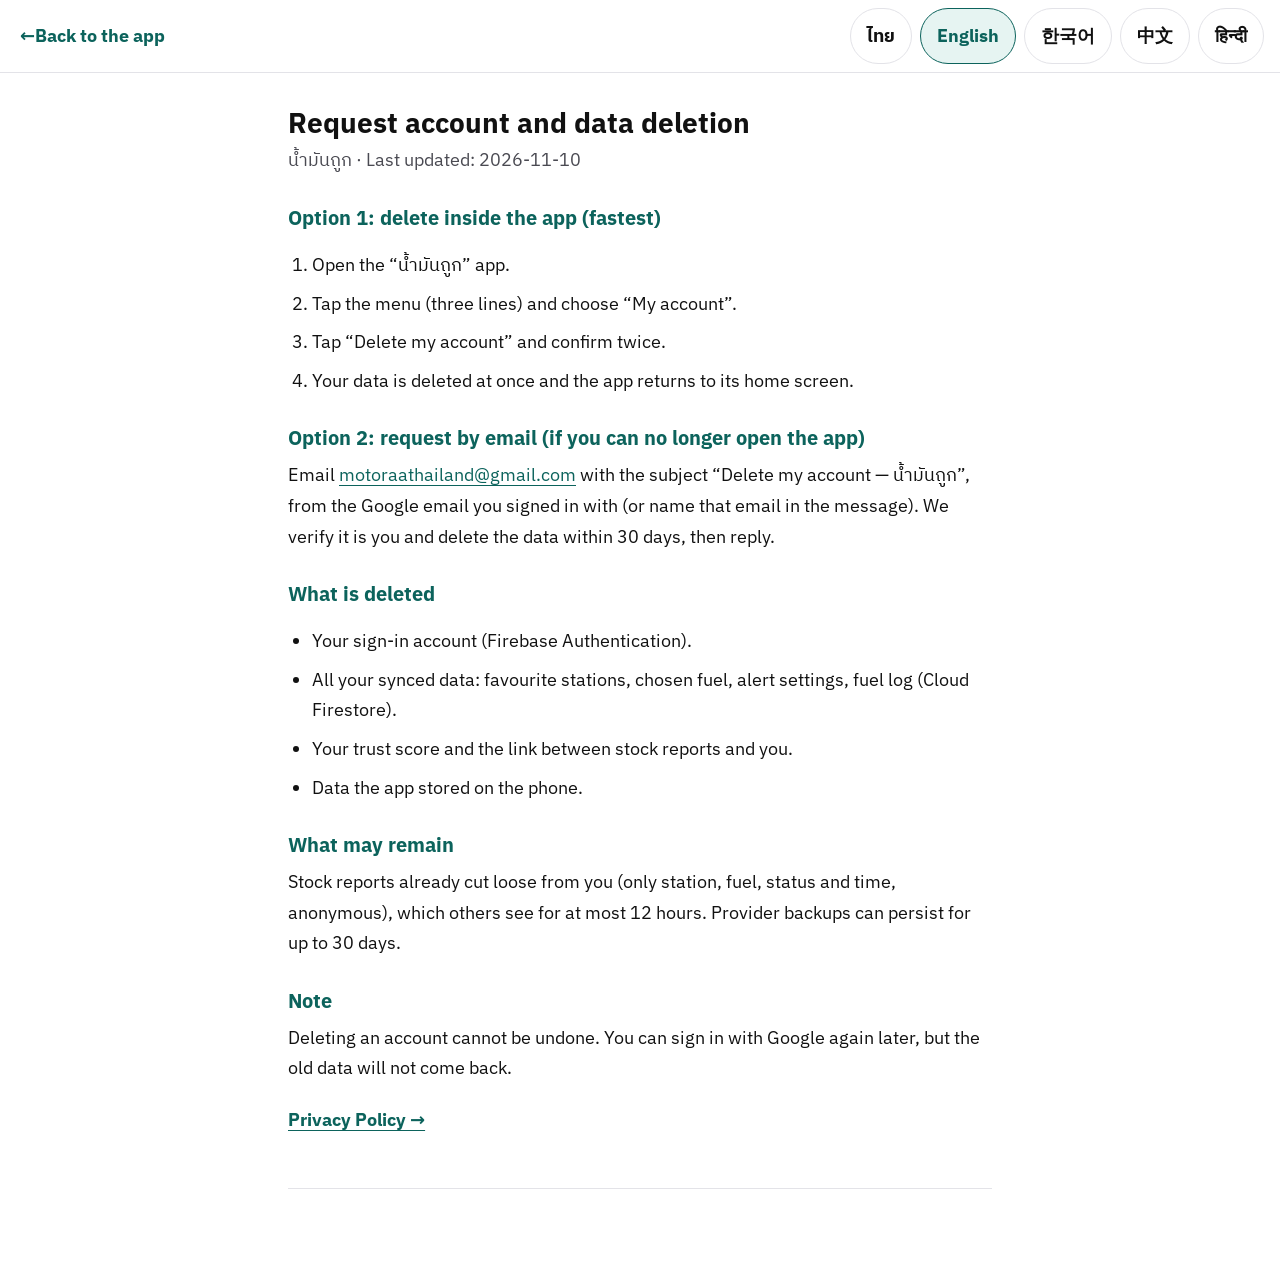
<file: app/site/delete-account.html>
<!doctype html>
<html lang="th">
<head>
<meta charset="utf-8"><meta name="viewport" content="width=device-width, initial-scale=1"><meta name="color-scheme" content="light dark">
<title>ขอลบบัญชีและข้อมูล — น้ำมันถูก</title>
<!-- DRAFT policy text generated by scripts/build-site.mjs from scripts/site-content.mjs. Owner / Thai lawyer: review before publishing. -->
<link rel="stylesheet" href="site.css">
</head>
<body>
<header><a class="back" href="../index.html" id="back">← <span>กลับไปที่แอป</span></a><nav aria-label="Language" id="langs"><button type="button" data-l="th" lang="th" aria-pressed="true">ไทย</button><button type="button" data-l="en" lang="en" aria-pressed="false">English</button><button type="button" data-l="ko" lang="ko" aria-pressed="false">한국어</button><button type="button" data-l="zh" lang="zh" aria-pressed="false">中文</button><button type="button" data-l="hi" lang="hi" aria-pressed="false">हिन्दी</button></nav></header>
<main id="main">
<section lang="th" id="s-th" class="on"><h1>ขอลบบัญชีและข้อมูล</h1><p class="meta">น้ำมันถูก · อัปเดตล่าสุด: 2026-11-10</p><h2>วิธีที่ 1: ลบในแอป (เร็วที่สุด)</h2><ol><li>เปิดแอป “น้ำมันถูก”</li><li>กดเมนู (ปุ่มสามขีด) แล้วเลือก “บัญชีของฉัน”</li><li>กด “ลบบัญชีของฉัน” แล้วยืนยัน 2 ครั้ง</li><li>ระบบลบข้อมูลของคุณทันที และกลับสู่หน้าแรกของแอป</li></ol><h2>วิธีที่ 2: ขอทางอีเมล (ถ้าเข้าแอปไม่ได้แล้ว)</h2><p>ส่งอีเมลถึง <a href="mailto:motoraathailand@gmail.com">motoraathailand@gmail.com</a> หัวข้อ “ขอลบบัญชี น้ำมันถูก” จากอีเมล Google ที่ใช้เข้าสู่ระบบ (หรือระบุอีเมลนั้นในเนื้อความ) เราจะยืนยันตัวตนและลบให้ภายใน 30 วัน และแจ้งกลับทางอีเมล</p><h2>สิ่งที่ถูกลบ</h2><ul><li>บัญชีเข้าสู่ระบบ (Firebase Authentication)</li><li>ข้อมูลที่ซิงก์ทั้งหมดของคุณ: ปั๊มโปรด น้ำมันที่เลือก การตั้งค่าแจ้งเตือน บันทึกการเติมน้ำมัน (Cloud Firestore)</li><li>คะแนนความน่าเชื่อถือของคุณ และความเชื่อมโยงระหว่างรายงานสถานะน้ำมันกับตัวคุณ</li><li>ข้อมูลในเครื่องที่แอปเก็บไว้</li></ul><h2>สิ่งที่อาจเหลืออยู่</h2><p>รายงานสถานะน้ำมันที่ถูกตัดความเชื่อมโยงกับตัวคุณแล้ว (เหลือเพียงปั๊ม ชนิดน้ำมัน สถานะ และเวลา แบบนิรนาม) ซึ่งแสดงต่อผู้อื่นไม่เกิน 12 ชั่วโมง ข้อมูลสำรองของผู้ให้บริการอาจอยู่ต่อได้ไม่เกิน 30 วัน</p><h2>หมายเหตุ</h2><p>การลบบัญชีทำย้อนกลับไม่ได้ หากต้องการใช้แอปอีกครั้ง คุณสามารถเข้าสู่ระบบด้วย Google ใหม่ได้ แต่ข้อมูลเดิมจะไม่กลับมา</p><p class="links"><a href="privacy.html">นโยบายความเป็นส่วนตัว →</a></p></section>
<section lang="en" id="s-en"><h1>Request account and data deletion</h1><p class="meta">น้ำมันถูก · Last updated: 2026-11-10</p><h2>Option 1: delete inside the app (fastest)</h2><ol><li>Open the “น้ำมันถูก” app.</li><li>Tap the menu (three lines) and choose “My account”.</li><li>Tap “Delete my account” and confirm twice.</li><li>Your data is deleted at once and the app returns to its home screen.</li></ol><h2>Option 2: request by email (if you can no longer open the app)</h2><p>Email <a href="mailto:motoraathailand@gmail.com">motoraathailand@gmail.com</a> with the subject “Delete my account — น้ำมันถูก”, from the Google email you signed in with (or name that email in the message). We verify it is you and delete the data within 30 days, then reply.</p><h2>What is deleted</h2><ul><li>Your sign-in account (Firebase Authentication).</li><li>All your synced data: favourite stations, chosen fuel, alert settings, fuel log (Cloud Firestore).</li><li>Your trust score and the link between stock reports and you.</li><li>Data the app stored on the phone.</li></ul><h2>What may remain</h2><p>Stock reports already cut loose from you (only station, fuel, status and time, anonymous), which others see for at most 12 hours. Provider backups can persist for up to 30 days.</p><h2>Note</h2><p>Deleting an account cannot be undone. You can sign in with Google again later, but the old data will not come back.</p><p class="links"><a href="privacy.html">Privacy Policy →</a></p></section>
<section lang="ko" id="s-ko"><h1>계정 및 데이터 삭제 요청</h1><p class="meta">น้ำมันถูก · 최종 업데이트: 2026-11-10</p><h2>방법 1: 앱에서 바로 삭제(가장 빠름)</h2><ol><li>“น้ำมันถูก” 앱을 엽니다.</li><li>메뉴(줄 세 개)를 눌러 “내 계정”을 선택합니다.</li><li>“내 계정 삭제”를 누르고 두 번 확인합니다.</li><li>데이터가 즉시 삭제되고 앱 첫 화면으로 돌아갑니다.</li></ol><h2>방법 2: 이메일로 요청(앱을 더는 열 수 없을 때)</h2><p>로그인에 쓴 Google 이메일로 <a href="mailto:motoraathailand@gmail.com">motoraathailand@gmail.com</a>에 “계정 삭제 요청 — น้ำมันถูก”이라는 제목으로 메일을 보내세요(또는 본문에 그 이메일을 적어 주세요). 본인 확인 후 30일 안에 삭제하고 회신드립니다.</p><h2>삭제되는 것</h2><ul><li>로그인 계정(Firebase Authentication)</li><li>동기화된 모든 데이터: 즐겨찾는 주유소, 선택한 유종, 알림 설정, 주유 기록(Cloud Firestore)</li><li>신뢰 점수와 재고 제보-나 사이의 연결</li><li>앱이 휴대폰에 저장한 데이터</li></ul><h2>남을 수 있는 것</h2><p>이미 나와의 연결이 끊긴 재고 제보(주유소, 유종, 상태, 시간만 있는 익명 데이터)는 다른 사용자에게 최대 12시간 표시됩니다. 서비스 제공업체의 백업은 최대 30일 남을 수 있습니다.</p><h2>참고</h2><p>계정 삭제는 되돌릴 수 없습니다. 나중에 Google로 다시 로그인할 수 있지만 이전 데이터는 돌아오지 않습니다.</p><p class="links"><a href="privacy.html">개인정보 처리방침 →</a></p></section>
<section lang="zh" id="s-zh"><h1>申请删除账号和数据</h1><p class="meta">น้ำมันถูก · 最后更新: 2026-11-10</p><h2>方式一：在应用内删除（最快）</h2><ol><li>打开“น้ำมันถูก”应用。</li><li>点击菜单（三条横线），选择“我的账号”。</li><li>点击“删除我的账号”，并确认两次。</li><li>数据会立即删除，应用回到首页。</li></ol><h2>方式二：邮件申请（无法再打开应用时）</h2><p>用你登录时的 Google 邮箱发邮件到 <a href="mailto:motoraathailand@gmail.com">motoraathailand@gmail.com</a>，主题为“删除账号 — น้ำมันถูก”（或在正文写明该邮箱）。我们核实身份后在 30 天内删除并回复。</p><h2>会被删除的内容</h2><ul><li>登录账号 (Firebase Authentication)</li><li>你同步的全部数据：收藏的加油站、所选油品、提醒设置、加油记录 (Cloud Firestore)</li><li>你的信任分，以及油量报告与你之间的关联</li><li>应用保存在手机上的数据</li></ul><h2>可能保留的内容</h2><p>已与你解除关联的油量报告（仅含加油站、油品、状态和时间，匿名），对他人最多显示 12 小时。服务商的备份最多可能保留 30 天。</p><h2>说明</h2><p>删除账号无法恢复。之后可再次用 Google 登录，但旧数据不会回来。</p><p class="links"><a href="privacy.html">隐私政策 →</a></p></section>
<section lang="hi" id="s-hi"><h1>खाता और डेटा हटाने का अनुरोध</h1><p class="meta">น้ำมันถูก · अंतिम अपडेट: 2026-11-10</p><h2>तरीका 1: ऐप में ही हटाएँ (सबसे तेज़)</h2><ol><li>“น้ำมันถูก” ऐप खोलें।</li><li>मेनू (तीन लकीरें) दबाकर “मेरा खाता” चुनें।</li><li>“मेरा खाता हटाएँ” दबाएँ और दो बार पुष्टि करें।</li><li>आपका डेटा तुरंत हट जाता है और ऐप होम स्क्रीन पर लौट आता है।</li></ol><h2>तरीका 2: ईमेल से अनुरोध (यदि ऐप अब नहीं खुलता)</h2><p>साइन-इन में इस्तेमाल किए Google ईमेल से <a href="mailto:motoraathailand@gmail.com">motoraathailand@gmail.com</a> पर “खाता हटाएँ — น้ำมันถูก” विषय के साथ ईमेल भेजें (या संदेश में वह ईमेल लिखें)। हम पहचान जाँचकर 30 दिनों में डेटा हटाएँगे और जवाब देंगे।</p><h2>क्या हटाया जाता है</h2><ul><li>आपका साइन-इन खाता (Firebase Authentication)</li><li>आपका सारा सिंक डेटा: पसंदीदा पंप, चुना ईंधन, अलर्ट सेटिंग, ईंधन लॉग (Cloud Firestore)</li><li>आपका भरोसा-स्कोर और स्टॉक रिपोर्ट व आपके बीच का संबंध</li><li>ऐप द्वारा फ़ोन में रखा डेटा</li></ul><h2>क्या बच सकता है</h2><p>जो स्टॉक रिपोर्ट आपसे पहले ही अलग हो चुकी हैं (केवल पंप, ईंधन, स्थिति और समय, गुमनाम), जो दूसरों को अधिकतम 12 घंटे दिखती हैं। प्रदाताओं के बैकअप अधिकतम 30 दिन रह सकते हैं।</p><h2>ध्यान दें</h2><p>खाता हटाना वापस नहीं हो सकता। आप बाद में फिर Google से साइन-इन कर सकते हैं, पर पुराना डेटा वापस नहीं आएगा।</p><p class="links"><a href="privacy.html">गोपनीयता नीति →</a></p></section>
</main>
<script>
(function () {
  var L = ["th","en","ko","zh","hi"], BACK = {"th":"กลับไปที่แอป","en":"Back to the app","ko":"앱으로 돌아가기","zh":"返回应用","hi":"ऐप पर वापस जाएँ"};
  document.documentElement.setAttribute('data-js', '');
  function show(l) { if (L.indexOf(l) < 0) l = 'en'; document.documentElement.lang = l;
    L.forEach(function (x) { document.getElementById('s-' + x).classList.toggle('on', x === l); });
    [].forEach.call(document.querySelectorAll('#langs button'), function (b) { b.setAttribute('aria-pressed', String(b.getAttribute('data-l') === l)); });
    document.querySelector('#back span').textContent = BACK[l]; try { localStorage.setItem('nmt.site.lang', l); } catch (e) {} }
  var q = /[?&]lang=(\w+)/.exec(location.search), saved = null, nav = null;
  try { saved = localStorage.getItem('nmt.site.lang') || localStorage.getItem('nmt.lang'); } catch (e) {}
  if (q && L.indexOf(q[1]) > -1) show(q[1]);
  else if (saved && L.indexOf(saved) > -1) show(saved);
  else {
    try {
      var a = navigator.languages && navigator.languages.length ? navigator.languages : [navigator.language];
      for (var i = 0; i < a.length; i++) {
        var p = String(a[i] || '').toLowerCase().split(/[-_]/)[0];
        if (L.indexOf(p) > -1) { nav = p; break; }
      }
    } catch (e) {}
    show(nav || 'en');
  }
  document.getElementById('langs').addEventListener('click', function (e) { var b = e.target.closest('button'); if (b) show(b.getAttribute('data-l')); });
})();
</script>
</body>
</html>
</file>
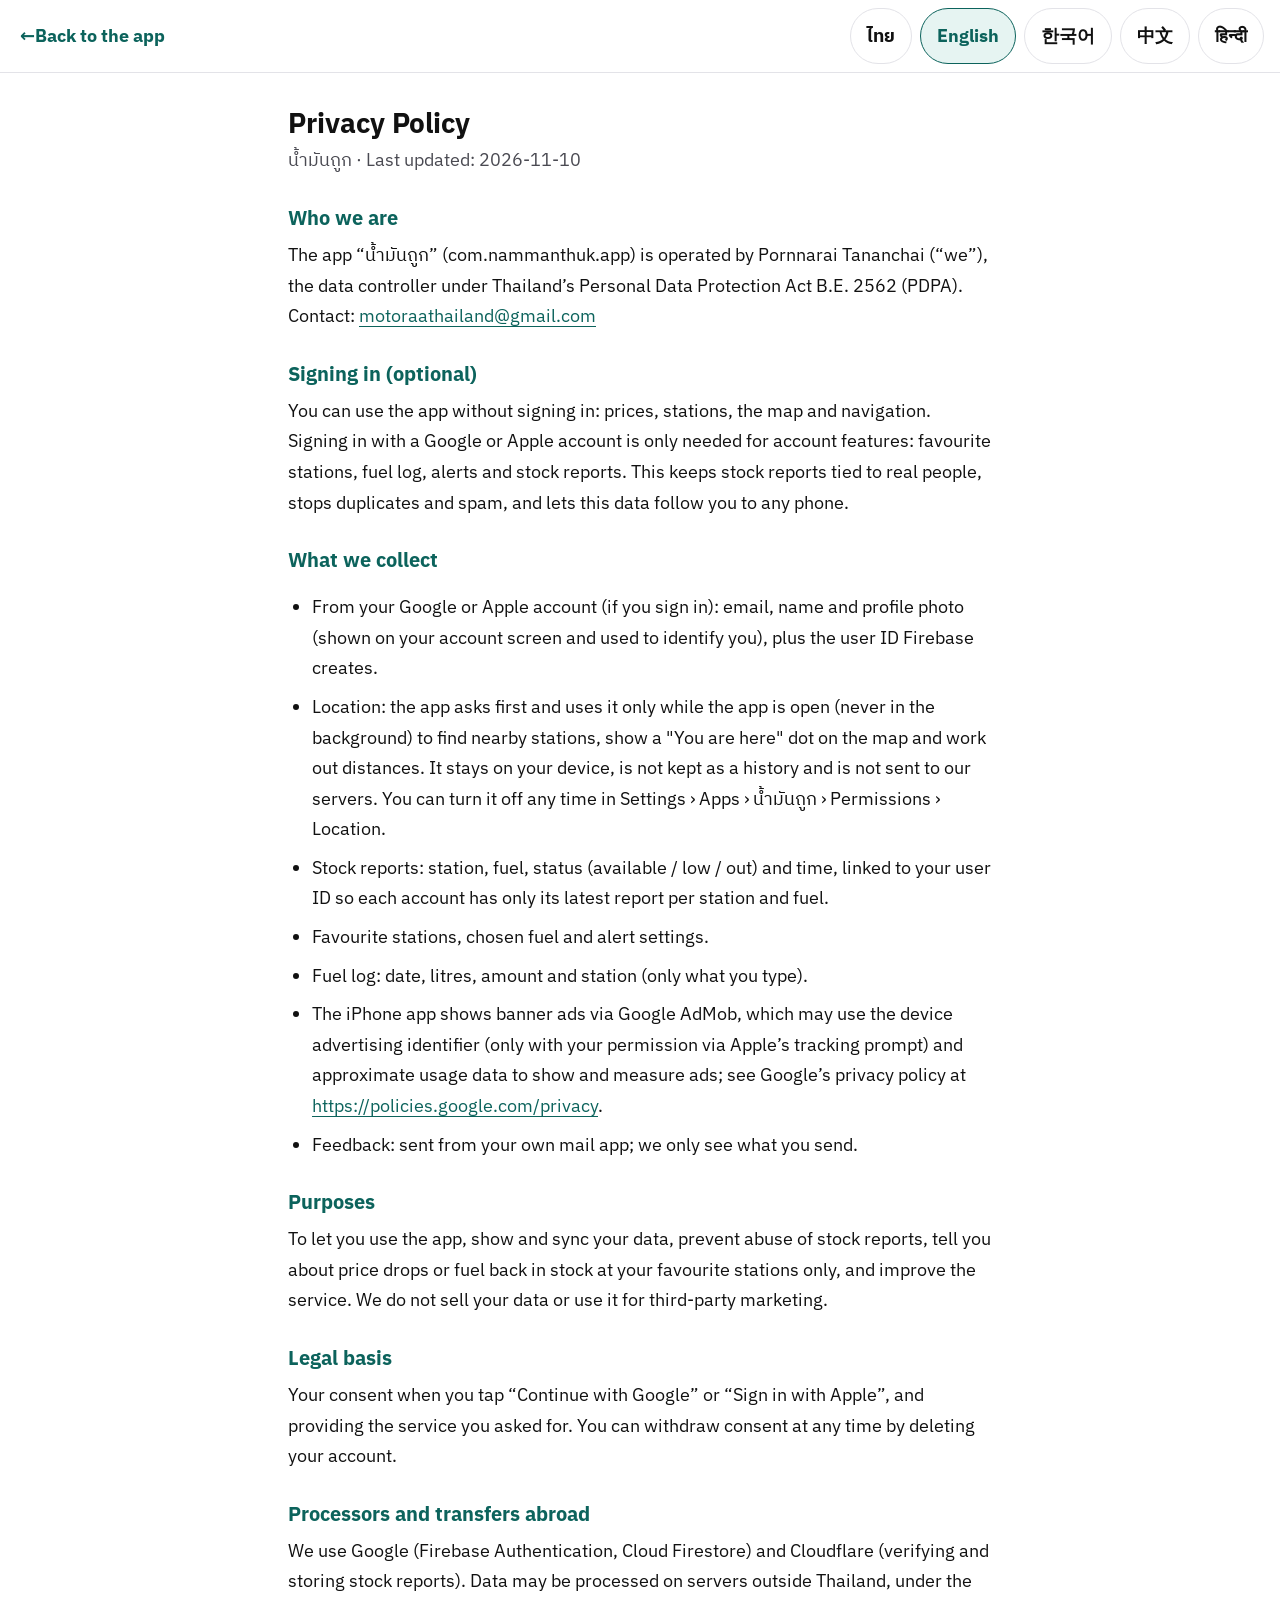
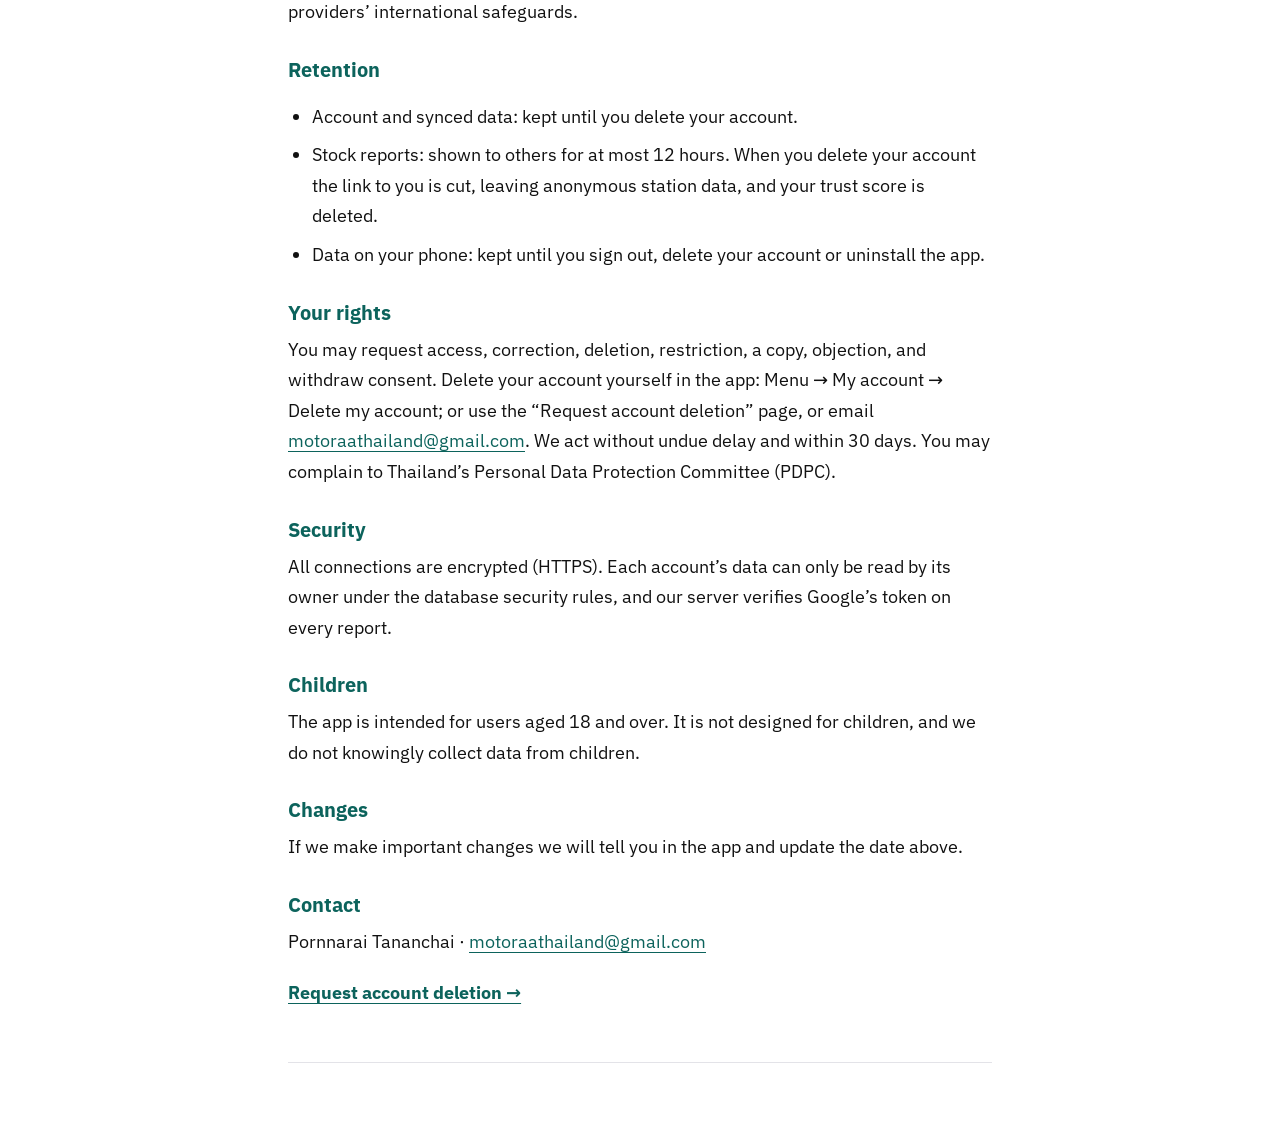
<file: app/site/privacy.html>
<!doctype html>
<html lang="th">
<head>
<meta charset="utf-8"><meta name="viewport" content="width=device-width, initial-scale=1"><meta name="color-scheme" content="light dark">
<title>นโยบายความเป็นส่วนตัว — น้ำมันถูก</title>
<!-- DRAFT policy text generated by scripts/build-site.mjs from scripts/site-content.mjs. Owner / Thai lawyer: review before publishing. -->
<link rel="stylesheet" href="site.css">
</head>
<body>
<header><a class="back" href="../index.html" id="back">← <span>กลับไปที่แอป</span></a><nav aria-label="Language" id="langs"><button type="button" data-l="th" lang="th" aria-pressed="true">ไทย</button><button type="button" data-l="en" lang="en" aria-pressed="false">English</button><button type="button" data-l="ko" lang="ko" aria-pressed="false">한국어</button><button type="button" data-l="zh" lang="zh" aria-pressed="false">中文</button><button type="button" data-l="hi" lang="hi" aria-pressed="false">हिन्दी</button></nav></header>
<main id="main">
<section lang="th" id="s-th" class="on"><h1>นโยบายความเป็นส่วนตัว</h1><p class="meta">น้ำมันถูก · อัปเดตล่าสุด: 2026-11-10</p><h2>ผู้ให้บริการ</h2><p>แอป “น้ำมันถูก” (com.nammanthuk.app) ดำเนินการโดย Pornnarai Tananchai (“เรา”) ผู้ควบคุมข้อมูลส่วนบุคคลตามพระราชบัญญัติคุ้มครองข้อมูลส่วนบุคคล พ.ศ. 2562 (PDPA) ติดต่อเราได้ที่ <a href="mailto:motoraathailand@gmail.com">motoraathailand@gmail.com</a></p><h2>การเข้าสู่ระบบ (ไม่บังคับ)</h2><p>ใช้แอปได้โดยไม่ต้องเข้าสู่ระบบ ทั้งดูราคา ปั๊ม แผนที่ และนำทาง การเข้าสู่ระบบด้วยบัญชี Google หรือ Apple ใช้เฉพาะฟีเจอร์ของบัญชี ได้แก่ ปั๊มโปรด บันทึกการเติมน้ำมัน การแจ้งเตือน และการแจ้งสถานะน้ำมัน เพื่อให้รายงานน้ำมันหมดเป็นของคนจริง ป้องกันการส่งซ้ำและสแปม และเพื่อให้ข้อมูลเหล่านี้ตามคุณไปทุกเครื่อง</p><h2>ข้อมูลที่เราเก็บ</h2><ul><li>จากบัญชี Google หรือ Apple (เมื่อคุณเข้าสู่ระบบ): อีเมล ชื่อ และรูปโปรไฟล์ (ใช้แสดงในหน้าบัญชีและระบุตัวตนของคุณ) รวมถึงรหัสผู้ใช้ที่ Firebase สร้างให้</li><li>ตำแหน่งที่ตั้ง: แอปขออนุญาตก่อน และใช้เฉพาะตอนที่เปิดแอปอยู่ (ไม่ใช้ตำแหน่งเบื้องหลัง) เพื่อหาปั๊มใกล้ตัว แสดงจุด "คุณอยู่ที่นี่" บนแผนที่ และคำนวณระยะทาง ตำแหน่งอยู่บนเครื่องของคุณเท่านั้น ไม่ถูกบันทึกเป็นประวัติ และเราไม่ส่งไปยังเซิร์ฟเวอร์ของเรา ปิดสิทธิ์ได้ทุกเมื่อที่ ตั้งค่า › แอป › น้ำมันถูก › สิทธิ์ › ตำแหน่ง</li><li>รายงานสถานะน้ำมัน: ปั๊ม ชนิดน้ำมัน สถานะ (มี/ใกล้หมด/หมด) และเวลา ผูกกับรหัสผู้ใช้ เพื่อให้แต่ละบัญชีมีรายงานล่าสุดได้เพียงหนึ่งรายการต่อปั๊มและชนิดน้ำมัน</li><li>ปั๊มโปรด น้ำมันที่เลือก และการตั้งค่าการแจ้งเตือน</li><li>บันทึกการเติมน้ำมัน: วันที่ ลิตร จำนวนเงิน และปั๊ม (ถ้าคุณกรอก)</li><li>แอปบน iPhone แสดงโฆษณาแบบแบนเนอร์ผ่าน Google AdMob ซึ่งอาจใช้รหัสโฆษณาของอุปกรณ์ (เมื่อคุณอนุญาตผ่านข้อความขอความยินยอมการติดตามของ Apple เท่านั้น) และข้อมูลการใช้งานโดยประมาณ เพื่อแสดงและวัดผลโฆษณา ดูนโยบายความเป็นส่วนตัวของ Google ได้ที่ <a href="https://policies.google.com/privacy" rel="noopener noreferrer" target="_blank">https://policies.google.com/privacy</a></li><li>ข้อเสนอแนะ: ส่งผ่านแอปอีเมลของคุณเอง เราเห็นเฉพาะข้อความที่คุณส่งมา</li></ul><h2>วัตถุประสงค์</h2><p>เพื่อให้คุณเข้าใช้งานแอป แสดงและซิงก์ข้อมูลของคุณ ป้องกันการใช้งานในทางที่ผิดของรายงานสถานะ แจ้งเตือนราคาลดหรือน้ำมันกลับมามีเฉพาะปั๊มโปรดของคุณ และปรับปรุงบริการ เราไม่ขายข้อมูลของคุณและไม่ใช้เพื่อการตลาดของบุคคลอื่น</p><h2>ฐานทางกฎหมาย</h2><p>ความยินยอมของคุณเมื่อกดเข้าสู่ระบบด้วย Google หรือ Apple และการให้บริการตามที่คุณร้องขอ คุณถอนความยินยอมได้ทุกเมื่อโดยลบบัญชี</p><h2>ผู้ประมวลผลและการส่งข้อมูลไปต่างประเทศ</h2><p>เราใช้บริการของ Google (Firebase Authentication และ Cloud Firestore) และ Cloudflare (ตรวจสอบและจัดเก็บรายงานสถานะ) ข้อมูลอาจถูกประมวลผลบนเซิร์ฟเวอร์นอกประเทศไทย โดยผู้ให้บริการมีมาตรการคุ้มครองตามมาตรฐานสากล</p><h2>ระยะเวลาเก็บรักษา</h2><ul><li>ข้อมูลบัญชีและข้อมูลที่ซิงก์: เก็บจนกว่าคุณจะลบบัญชี</li><li>รายงานสถานะน้ำมัน: แสดงต่อผู้อื่นไม่เกิน 12 ชั่วโมง เมื่อคุณลบบัญชี เราตัดความเชื่อมโยงกับตัวคุณ เหลือเพียงข้อมูลนิรนามของปั๊ม </li><li>ข้อมูลในเครื่องของคุณ: เก็บจนกว่าคุณจะออกจากระบบ ลบบัญชี หรือถอนการติดตั้งแอป</li></ul><h2>สิทธิของคุณ</h2><p>คุณมีสิทธิขอเข้าถึง แก้ไข ลบ ระงับการใช้ ขอรับสำเนา คัดค้าน และถอนความยินยอม คุณลบบัญชีเองได้ในแอป: เมนู → บัญชีของฉัน → ลบบัญชีของฉัน หรือขอผ่านหน้า “ขอลบบัญชี” หรืออีเมล <a href="mailto:motoraathailand@gmail.com">motoraathailand@gmail.com</a> เราจะดำเนินการโดยไม่ชักช้าและไม่เกิน 30 วัน คุณมีสิทธิร้องเรียนต่อสำนักงานคณะกรรมการคุ้มครองข้อมูลส่วนบุคคล (PDPC)</p><h2>ความปลอดภัย</h2><p>การเชื่อมต่อทั้งหมดเข้ารหัส (HTTPS) ข้อมูลของแต่ละบัญชีเข้าถึงได้เฉพาะเจ้าของบัญชีตามกฎความปลอดภัยของฐานข้อมูล และเซิร์ฟเวอร์ตรวจสอบโทเคนของ Google ทุกครั้งที่ส่งรายงาน</p><h2>เด็ก</h2><p>แอปนี้ออกแบบสำหรับผู้ใช้อายุ 18 ปีขึ้นไป ไม่ได้ออกแบบสำหรับเด็ก และเราไม่เก็บข้อมูลของเด็กโดยเจตนา</p><h2>การเปลี่ยนแปลงนโยบาย</h2><p>หากมีการเปลี่ยนแปลงสำคัญ เราจะแจ้งในแอปและปรับวันที่ด้านบน</p><h2>ติดต่อเรา</h2><p>Pornnarai Tananchai · <a href="mailto:motoraathailand@gmail.com">motoraathailand@gmail.com</a></p><p class="links"><a href="delete-account.html">ขอลบบัญชีและข้อมูล →</a></p></section>
<section lang="en" id="s-en"><h1>Privacy Policy</h1><p class="meta">น้ำมันถูก · Last updated: 2026-11-10</p><h2>Who we are</h2><p>The app “น้ำมันถูก” (com.nammanthuk.app) is operated by Pornnarai Tananchai (“we”), the data controller under Thailand’s Personal Data Protection Act B.E. 2562 (PDPA). Contact: <a href="mailto:motoraathailand@gmail.com">motoraathailand@gmail.com</a></p><h2>Signing in (optional)</h2><p>You can use the app without signing in: prices, stations, the map and navigation. Signing in with a Google or Apple account is only needed for account features: favourite stations, fuel log, alerts and stock reports. This keeps stock reports tied to real people, stops duplicates and spam, and lets this data follow you to any phone.</p><h2>What we collect</h2><ul><li>From your Google or Apple account (if you sign in): email, name and profile photo (shown on your account screen and used to identify you), plus the user ID Firebase creates.</li><li>Location: the app asks first and uses it only while the app is open (never in the background) to find nearby stations, show a "You are here" dot on the map and work out distances. It stays on your device, is not kept as a history and is not sent to our servers. You can turn it off any time in Settings › Apps › น้ำมันถูก › Permissions › Location.</li><li>Stock reports: station, fuel, status (available / low / out) and time, linked to your user ID so each account has only its latest report per station and fuel.</li><li>Favourite stations, chosen fuel and alert settings.</li><li>Fuel log: date, litres, amount and station (only what you type).</li><li>The iPhone app shows banner ads via Google AdMob, which may use the device advertising identifier (only with your permission via Apple’s tracking prompt) and approximate usage data to show and measure ads; see Google’s privacy policy at <a href="https://policies.google.com/privacy" rel="noopener noreferrer" target="_blank">https://policies.google.com/privacy</a>.</li><li>Feedback: sent from your own mail app; we only see what you send.</li></ul><h2>Purposes</h2><p>To let you use the app, show and sync your data, prevent abuse of stock reports, tell you about price drops or fuel back in stock at your favourite stations only, and improve the service. We do not sell your data or use it for third-party marketing.</p><h2>Legal basis</h2><p>Your consent when you tap “Continue with Google” or “Sign in with Apple”, and providing the service you asked for. You can withdraw consent at any time by deleting your account.</p><h2>Processors and transfers abroad</h2><p>We use Google (Firebase Authentication, Cloud Firestore) and Cloudflare (verifying and storing stock reports). Data may be processed on servers outside Thailand, under the providers’ international safeguards.</p><h2>Retention</h2><ul><li>Account and synced data: kept until you delete your account.</li><li>Stock reports: shown to others for at most 12 hours. When you delete your account the link to you is cut, leaving anonymous station data, and your trust score is deleted.</li><li>Data on your phone: kept until you sign out, delete your account or uninstall the app.</li></ul><h2>Your rights</h2><p>You may request access, correction, deletion, restriction, a copy, objection, and withdraw consent. Delete your account yourself in the app: Menu → My account → Delete my account; or use the “Request account deletion” page, or email <a href="mailto:motoraathailand@gmail.com">motoraathailand@gmail.com</a>. We act without undue delay and within 30 days. You may complain to Thailand’s Personal Data Protection Committee (PDPC).</p><h2>Security</h2><p>All connections are encrypted (HTTPS). Each account’s data can only be read by its owner under the database security rules, and our server verifies Google’s token on every report.</p><h2>Children</h2><p>The app is intended for users aged 18 and over. It is not designed for children, and we do not knowingly collect data from children.</p><h2>Changes</h2><p>If we make important changes we will tell you in the app and update the date above.</p><h2>Contact</h2><p>Pornnarai Tananchai · <a href="mailto:motoraathailand@gmail.com">motoraathailand@gmail.com</a></p><p class="links"><a href="delete-account.html">Request account deletion →</a></p></section>
<section lang="ko" id="s-ko"><h1>개인정보 처리방침</h1><p class="meta">น้ำมันถูก · 최종 업데이트: 2026-11-10</p><h2>운영자</h2><p>“น้ำมันถูก” 앱(com.nammanthuk.app)은 Pornnarai Tananchai(“저희”)가 운영하며, 태국 개인정보보호법(PDPA, 불기 2562년)상 개인정보 처리자입니다. 문의: <a href="mailto:motoraathailand@gmail.com">motoraathailand@gmail.com</a></p><h2>로그인(선택 사항)</h2><p>로그인하지 않아도 가격, 주유소, 지도, 길안내를 쓸 수 있습니다. Google 또는 Apple 계정 로그인은 즐겨찾는 주유소, 주유 기록, 알림, 재고 제보 같은 계정 기능에만 필요합니다. 재고 제보를 실제 사용자와 연결해 중복·스팸을 막고, 이 정보를 어느 휴대폰에서든 이어서 쓰게 하기 위해서입니다.</p><h2>수집하는 정보</h2><ul><li>Google 또는 Apple 계정(로그인한 경우): 이메일, 이름, 프로필 사진(내 계정 화면 표시와 본인 확인에 사용)과 Firebase가 만든 사용자 ID</li><li>위치: 앱이 먼저 허락을 구하고, 앱을 켜 둔 동안에만(백그라운드 사용 없음) 가까운 주유소 찾기, 지도의 “현재 위치” 표시, 거리 계산에 사용합니다. 위치는 기기 안에만 있고 기록으로 저장되거나 서버로 전송되지 않으며, 설정 › 앱 › น้ำมันถูก › 권한 › 위치에서 언제든 끌 수 있습니다.</li><li>재고 제보: 주유소, 유종, 상태(있음/부족/없음), 시간. 주유소·유종마다 계정당 최신 제보 하나만 남기려고 사용자 ID와 연결됩니다.</li><li>즐겨찾는 주유소, 선택한 유종, 알림 설정</li><li>주유 기록: 날짜, 리터, 금액, 주유소(직접 입력한 것만)</li><li>iPhone 앱은 Google AdMob 배너 광고를 표시하며, 광고 표시·측정을 위해 기기 광고 식별자(Apple 추적 허용 안내에서 동의한 경우에만)와 대략적인 이용 데이터를 사용할 수 있습니다. Google 개인정보 처리방침: <a href="https://policies.google.com/privacy" rel="noopener noreferrer" target="_blank">https://policies.google.com/privacy</a></li><li>의견 보내기: 본인의 메일 앱으로 보내며, 보낸 내용만 저희에게 보입니다.</li></ul><h2>이용 목적</h2><p>앱 이용, 내 데이터 표시와 동기화, 재고 제보 악용 방지, 즐겨찾는 주유소의 가격 인하·재입고 알림, 서비스 개선. 데이터를 판매하거나 제3자 마케팅에 쓰지 않습니다.</p><h2>법적 근거</h2><p>“Google로 계속하기” 또는 “Apple로 로그인”을 누를 때의 동의와 요청하신 서비스 제공. 계정을 삭제하면 언제든 동의를 철회할 수 있습니다.</p><h2>처리 위탁과 국외 이전</h2><p>Google(Firebase Authentication, Cloud Firestore)과 Cloudflare(재고 제보 검증·저장)를 이용합니다. 데이터는 태국 밖의 서버에서 처리될 수 있으며, 각 업체의 국제 보호 조치가 적용됩니다.</p><h2>보관 기간</h2><ul><li>계정·동기화 데이터: 계정을 삭제할 때까지</li><li>재고 제보: 다른 사용자에게 최대 12시간만 표시. 계정을 삭제하면 나와의 연결이 끊겨 익명의 주유소 데이터만 남고 신뢰 점수는 삭제됩니다.</li><li>휴대폰 안의 데이터: 로그아웃, 계정 삭제 또는 앱 삭제 전까지</li></ul><h2>이용자의 권리</h2><p>열람, 정정, 삭제, 처리 정지, 사본, 반대, 동의 철회를 요청할 수 있습니다. 앱에서 직접 삭제: 메뉴 → 내 계정 → 내 계정 삭제. 또는 “계정 삭제 요청” 페이지나 <a href="mailto:motoraathailand@gmail.com">motoraathailand@gmail.com</a>로 요청하세요. 지체 없이, 늦어도 30일 안에 처리합니다. 태국 개인정보보호위원회(PDPC)에 민원을 제기할 수 있습니다.</p><h2>보안</h2><p>모든 통신은 암호화(HTTPS)됩니다. 각 계정의 데이터는 데이터베이스 보안 규칙에 따라 본인만 읽을 수 있고, 서버는 제보마다 Google 토큰을 검증합니다.</p><h2>아동</h2><p>이 앱은 만 18세 이상 사용자를 대상으로 하며 아동용으로 설계되지 않았습니다. 아동의 정보를 알면서 수집하지 않습니다.</p><h2>변경</h2><p>중요한 변경이 있으면 앱에서 알리고 위의 날짜를 고칩니다.</p><h2>문의</h2><p>Pornnarai Tananchai · <a href="mailto:motoraathailand@gmail.com">motoraathailand@gmail.com</a></p><p class="links"><a href="delete-account.html">계정 삭제 요청 →</a></p></section>
<section lang="zh" id="s-zh"><h1>隐私政策</h1><p class="meta">น้ำมันถูก · 最后更新: 2026-11-10</p><h2>运营方</h2><p>应用“น้ำมันถูก”（com.nammanthuk.app）由 Pornnarai Tananchai（“我们”）运营，是泰国《个人数据保护法》(PDPA，佛历2562年) 下的数据控制者。联系方式：<a href="mailto:motoraathailand@gmail.com">motoraathailand@gmail.com</a></p><h2>登录（可选）</h2><p>无需登录即可使用本应用：查看价格、加油站、地图和导航。只有使用账号功能（收藏加油站、加油记录、提醒和油量报告）时，才需要用 Google 或 Apple 账号登录。这样油量报告才与真实用户对应，避免重复和垃圾信息，也能让这些数据在任何手机上跟随你。</p><h2>我们收集什么</h2><ul><li>Google 或 Apple 账号（登录时）：邮箱、姓名、头像（用于账号页面显示和识别身份），以及 Firebase 生成的用户 ID。</li><li>位置：应用会先征求许可，且仅在应用打开时使用（不在后台使用），用于查找附近加油站、在地图上显示“您在这里”并计算距离。位置只保留在您的设备上，不作为历史记录保存，也不会发送到我们的服务器。您可随时在 设置 › 应用 › น้ำมันถูก › 权限 › 位置 中关闭。</li><li>油量报告：加油站、油品、状态（有货/不足/无）和时间，与用户 ID 关联，使每个账号对每个加油站和油品只保留最新一条报告。</li><li>收藏的加油站、所选油品和提醒设置。</li><li>加油记录：日期、升数、金额和加油站（仅限你输入的内容）。</li><li>iPhone 版应用通过 Google AdMob 展示横幅广告；为展示和衡量广告，可能会使用设备广告标识符（仅在您通过 Apple 跟踪提示同意后）以及大致的使用数据。详见 Google 隐私政策：<a href="https://policies.google.com/privacy" rel="noopener noreferrer" target="_blank">https://policies.google.com/privacy</a></li><li>反馈：通过你自己的邮件应用发送，我们只看到你发来的内容。</li></ul><h2>使用目的</h2><p>让你使用应用、显示并同步你的数据、防止油量报告被滥用、仅对你收藏的加油站提示降价或到货，并改进服务。我们不出售你的数据，也不用于第三方营销。</p><h2>法律依据</h2><p>你点击“使用 Google 继续”或“通过 Apple 登录”时给出的同意，以及提供你所请求的服务。删除账号即可随时撤回同意。</p><h2>处理方与跨境传输</h2><p>我们使用 Google（Firebase Authentication、Cloud Firestore）和 Cloudflare（验证并保存油量报告）。数据可能在泰国境外的服务器处理，并适用服务商的国际保护措施。</p><h2>保存期限</h2><ul><li>账号及同步数据：保存至你删除账号。</li><li>油量报告：对他人最多显示 12 小时。删除账号后与你的关联被切断，只留下匿名的加油站数据。</li><li>手机上的数据：保存至你退出登录、删除账号或卸载应用。</li></ul><h2>你的权利</h2><p>你可以要求访问、更正、删除、限制处理、获取副本、反对以及撤回同意。可在应用内自行删除：菜单 → 我的账号 → 删除我的账号；也可使用“申请删除账号”页面，或发邮件至 <a href="mailto:motoraathailand@gmail.com">motoraathailand@gmail.com</a>。我们将及时处理，最迟 30 天内。你可向泰国个人数据保护委员会 (PDPC) 投诉。</p><h2>安全</h2><p>所有连接均加密 (HTTPS)。每个账号的数据按数据库安全规则只有本人可读，服务器在每次提交报告时都会验证 Google 令牌。</p><h2>儿童</h2><p>本应用面向 18 岁及以上用户，并非为儿童设计，我们不会故意收集儿童数据。</p><h2>变更</h2><p>如有重要变更，我们会在应用内告知并更新上方日期。</p><h2>联系我们</h2><p>Pornnarai Tananchai · <a href="mailto:motoraathailand@gmail.com">motoraathailand@gmail.com</a></p><p class="links"><a href="delete-account.html">申请删除账号 →</a></p></section>
<section lang="hi" id="s-hi"><h1>गोपनीयता नीति</h1><p class="meta">น้ำมันถูก · अंतिम अपडेट: 2026-11-10</p><h2>संचालक</h2><p>ऐप “น้ำมันถูก” (com.nammanthuk.app) का संचालन Pornnarai Tananchai (“हम”) करते हैं, जो थाईलैंड के व्यक्तिगत डेटा संरक्षण अधिनियम (PDPA, बौद्ध वर्ष 2562) के तहत डेटा नियंत्रक हैं। संपर्क: <a href="mailto:motoraathailand@gmail.com">motoraathailand@gmail.com</a></p><h2>साइन-इन (वैकल्पिक)</h2><p>ऐप बिना साइन-इन के इस्तेमाल कर सकते हैं: कीमतें, पंप, नक्शा और नेविगेशन। Google या Apple खाते से साइन-इन केवल खाते वाली सुविधाओं के लिए ज़रूरी है: पसंदीदा पंप, ईंधन लॉग, अलर्ट और स्टॉक रिपोर्ट। इससे स्टॉक रिपोर्ट असली लोगों से जुड़ी रहती हैं, डुप्लिकेट और स्पैम रुकते हैं, और यह डेटा हर फ़ोन पर आपके साथ रहता है।</p><h2>हम क्या इकट्ठा करते हैं</h2><ul><li>आपके Google या Apple खाते से (साइन-इन करने पर): ईमेल, नाम और प्रोफ़ाइल फ़ोटो (खाता स्क्रीन पर दिखाने और पहचान के लिए), और Firebase द्वारा बनाई गई यूज़र आईडी।</li><li>लोकेशन: ऐप पहले अनुमति माँगता है और केवल ऐप खुला होने पर (बैकग्राउंड में कभी नहीं) पास के पंप ढूँढने, नक्शे पर “आप यहाँ हैं” दिखाने और दूरी निकालने के लिए इस्तेमाल करता है। यह केवल आपके डिवाइस पर रहती है, इतिहास के रूप में सेव नहीं होती और हमारे सर्वर पर नहीं भेजी जाती। सेटिंग › ऐप › น้ำมันถูก › अनुमतियाँ › लोकेशन में कभी भी बंद कर सकते हैं।</li><li>स्टॉक रिपोर्ट: पंप, ईंधन, स्थिति (उपलब्ध/कम/खत्म) और समय, जो यूज़र आईडी से जुड़ी होती हैं ताकि हर खाते की हर पंप और ईंधन के लिए केवल नवीनतम रिपोर्ट रहे।</li><li>पसंदीदा पंप, चुना हुआ ईंधन और अलर्ट सेटिंग।</li><li>ईंधन लॉग: तारीख, लीटर, राशि और पंप (केवल जो आप भरें)।</li><li>iPhone ऐप Google AdMob के ज़रिए बैनर विज्ञापन दिखाता है; विज्ञापन दिखाने और मापने के लिए डिवाइस विज्ञापन आइडेंटिफ़ायर (केवल Apple की ट्रैकिंग अनुमति के बाद) और अनुमानित उपयोग डेटा इस्तेमाल हो सकता है। Google की गोपनीयता नीति: <a href="https://policies.google.com/privacy" rel="noopener noreferrer" target="_blank">https://policies.google.com/privacy</a></li><li>फ़ीडबैक: आपके अपने मेल ऐप से भेजा जाता है; हमें केवल वही दिखता है जो आप भेजते हैं।</li></ul><h2>उद्देश्य</h2><p>आपको ऐप चलाने देना, आपका डेटा दिखाना और सिंक करना, स्टॉक रिपोर्ट के दुरुपयोग को रोकना, केवल आपके पसंदीदा पंप पर कीमत गिरने या ईंधन लौटने की सूचना देना, और सेवा सुधारना। हम आपका डेटा बेचते नहीं और तीसरे पक्ष की मार्केटिंग के लिए इस्तेमाल नहीं करते।</p><h2>कानूनी आधार</h2><p>“Google से जारी रखें” या “Apple से साइन इन करें” दबाने पर आपकी सहमति और आपके द्वारा माँगी गई सेवा देना। खाता हटाकर आप कभी भी सहमति वापस ले सकते हैं।</p><h2>प्रोसेसर और विदेश में स्थानांतरण</h2><p>हम Google (Firebase Authentication, Cloud Firestore) और Cloudflare (स्टॉक रिपोर्ट की जाँच और भंडारण) का उपयोग करते हैं। डेटा थाईलैंड के बाहर के सर्वरों पर प्रोसेस हो सकता है, जहाँ इन प्रदाताओं की अंतरराष्ट्रीय सुरक्षा व्यवस्था लागू होती है।</p><h2>अवधि</h2><ul><li>खाता और सिंक किया डेटा: आपके खाता हटाने तक।</li><li>स्टॉक रिपोर्ट: दूसरों को अधिकतम 12 घंटे दिखती हैं। खाता हटाने पर आपसे संबंध टूट जाता है, केवल गुमनाम पंप डेटा बचता है और भरोसा-स्कोर हटा दिया जाता है।</li><li>आपके फ़ोन का डेटा: साइन-आउट, खाता हटाने या ऐप अनइंस्टॉल करने तक।</li></ul><h2>आपके अधिकार</h2><p>आप पहुँच, सुधार, हटाने, प्रोसेसिंग रोकने, प्रति, आपत्ति और सहमति वापसी का अनुरोध कर सकते हैं। ऐप में खुद हटाएँ: मेनू → मेरा खाता → मेरा खाता हटाएँ; या “खाता हटाने का अनुरोध” पेज या <a href="mailto:motoraathailand@gmail.com">motoraathailand@gmail.com</a> पर ईमेल करें। हम बिना देरी, अधिकतम 30 दिनों में कार्रवाई करेंगे। आप थाईलैंड की व्यक्तिगत डेटा संरक्षण समिति (PDPC) में शिकायत कर सकते हैं।</p><h2>सुरक्षा</h2><p>सभी कनेक्शन एन्क्रिप्टेड (HTTPS) हैं। हर खाते का डेटा डेटाबेस सुरक्षा नियमों के अनुसार केवल उसका मालिक पढ़ सकता है, और हमारा सर्वर हर रिपोर्ट पर Google टोकन जाँचता है।</p><h2>बच्चे</h2><p>यह ऐप 18 वर्ष और उससे अधिक उम्र के उपयोगकर्ताओं के लिए है, बच्चों के लिए डिज़ाइन नहीं किया गया है, और हम जानबूझकर बच्चों का डेटा इकट्ठा नहीं करते।</p><h2>बदलाव</h2><p>महत्वपूर्ण बदलाव होने पर हम ऐप में बताएँगे और ऊपर की तारीख अपडेट करेंगे।</p><h2>संपर्क</h2><p>Pornnarai Tananchai · <a href="mailto:motoraathailand@gmail.com">motoraathailand@gmail.com</a></p><p class="links"><a href="delete-account.html">खाता हटाने का अनुरोध →</a></p></section>
</main>
<script>
(function () {
  var L = ["th","en","ko","zh","hi"], BACK = {"th":"กลับไปที่แอป","en":"Back to the app","ko":"앱으로 돌아가기","zh":"返回应用","hi":"ऐप पर वापस जाएँ"};
  document.documentElement.setAttribute('data-js', '');
  function show(l) { if (L.indexOf(l) < 0) l = 'en'; document.documentElement.lang = l;
    L.forEach(function (x) { document.getElementById('s-' + x).classList.toggle('on', x === l); });
    [].forEach.call(document.querySelectorAll('#langs button'), function (b) { b.setAttribute('aria-pressed', String(b.getAttribute('data-l') === l)); });
    document.querySelector('#back span').textContent = BACK[l]; try { localStorage.setItem('nmt.site.lang', l); } catch (e) {} }
  var q = /[?&]lang=(\w+)/.exec(location.search), saved = null, nav = null;
  try { saved = localStorage.getItem('nmt.site.lang') || localStorage.getItem('nmt.lang'); } catch (e) {}
  if (q && L.indexOf(q[1]) > -1) show(q[1]);
  else if (saved && L.indexOf(saved) > -1) show(saved);
  else {
    try {
      var a = navigator.languages && navigator.languages.length ? navigator.languages : [navigator.language];
      for (var i = 0; i < a.length; i++) {
        var p = String(a[i] || '').toLowerCase().split(/[-_]/)[0];
        if (L.indexOf(p) > -1) { nav = p; break; }
      }
    } catch (e) {}
    show(nav || 'en');
  }
  document.getElementById('langs').addEventListener('click', function (e) { var b = e.target.closest('button'); if (b) show(b.getAttribute('data-l')); });
})();
</script>
</body>
</html>
</file>
<file: landing.css>
/* น้ำมันถูก — public intro page. Modelled on AAAi's intro page (white base, soft tinted gradients + dot grid, numbered feature sections, phone mockups, 3-step tabs, trust cards, FAQ, sticky mobile bar, rounded pill buttons).
   Only the main colour differs: this app's teal #0c635c. No external libraries/CDNs. Motion = transform/opacity only; prefers-reduced-motion switches everything off (last block). */
@font-face { font-family:'IBM Plex Sans'; font-display:swap; font-weight:400; src:url(fonts/ibm-plex-sans-latin-400-normal.woff2) format("woff2"); unicode-range:U+0000-00FF,U+0131,U+0152-0153,U+02BB-02BC,U+02C6,U+02DA,U+02DC,U+2000-206F,U+20AC,U+2122,U+2190-2193,U+2212,U+2215,U+FEFF,U+FFFD; }
@font-face { font-family:'IBM Plex Sans'; font-display:swap; font-weight:500; src:url(fonts/ibm-plex-sans-latin-500-normal.woff2) format("woff2"); unicode-range:U+0000-00FF,U+0131,U+0152-0153,U+02BB-02BC,U+02C6,U+02DA,U+02DC,U+2000-206F,U+20AC,U+2122,U+2190-2193,U+2212,U+2215,U+FEFF,U+FFFD; }
@font-face { font-family:'IBM Plex Sans'; font-display:swap; font-weight:600; src:url(fonts/ibm-plex-sans-latin-600-normal.woff2) format("woff2"); unicode-range:U+0000-00FF,U+0131,U+0152-0153,U+02BB-02BC,U+02C6,U+02DA,U+02DC,U+2000-206F,U+20AC,U+2122,U+2190-2193,U+2212,U+2215,U+FEFF,U+FFFD; }
@font-face { font-family:'IBM Plex Sans'; font-display:swap; font-weight:700; src:url(fonts/ibm-plex-sans-latin-700-normal.woff2) format("woff2"); unicode-range:U+0000-00FF,U+0131,U+0152-0153,U+02BB-02BC,U+02C6,U+02DA,U+02DC,U+2000-206F,U+20AC,U+2122,U+2190-2193,U+2212,U+2215,U+FEFF,U+FFFD; }
@font-face { font-family:'IBM Plex Sans Thai'; font-display:swap; font-weight:400; src:url(fonts/ibm-plex-sans-thai-thai-400-normal.woff2) format("woff2"); unicode-range:U+02D7,U+0303,U+0331,U+0E01-0E5B,U+200C-200D,U+25CC; }
@font-face { font-family:'IBM Plex Sans Thai'; font-display:swap; font-weight:500; src:url(fonts/ibm-plex-sans-thai-thai-500-normal.woff2) format("woff2"); unicode-range:U+02D7,U+0303,U+0331,U+0E01-0E5B,U+200C-200D,U+25CC; }
@font-face { font-family:'IBM Plex Sans Thai'; font-display:swap; font-weight:600; src:url(fonts/ibm-plex-sans-thai-thai-600-normal.woff2) format("woff2"); unicode-range:U+02D7,U+0303,U+0331,U+0E01-0E5B,U+200C-200D,U+25CC; }
@font-face { font-family:'IBM Plex Sans Thai'; font-display:swap; font-weight:700; src:url(fonts/ibm-plex-sans-thai-thai-700-normal.woff2) format("woff2"); unicode-range:U+02D7,U+0303,U+0331,U+0E01-0E5B,U+200C-200D,U+25CC; }
:root { --acc:#0c635c; --acc-d:#0a5651; --acc2:#14b8a6; --acc3:#f0705f; --amber:#e0a100; --ink:#111; --mut:#55555c; --line:#e3e3e8; --soft:#f4f4f6; --tint:#e6f4f2; --mint:#d3efea; --hd:60px;
  --sh:0 1px 2px rgba(17,17,17,.04), 0 8px 24px -12px rgba(17,17,17,.14); --sh-f:0 18px 40px -16px rgba(12,99,92,.4), 0 0 0 1px rgba(17,17,17,.05); --ease:cubic-bezier(.22,1,.36,1); --std:cubic-bezier(.4,0,.2,1); --spring:cubic-bezier(.22,1,.36,1); }
@supports (animation-timing-function:linear(0,1)) { :root { --spring:linear(0,.075,.228,.391,.537,.657,.751,.822,.874,.912,.939,.958,.971,.98,.987,.991,.994,.996,.997,.998,1); } }   /* shared motion standard: critically damped spring, no overshoot */
* { box-sizing:border-box; }
html { scroll-behavior:smooth; scroll-padding-top:calc(var(--hd) + 12px); -webkit-text-size-adjust:100%; }
body { margin:0; background:#fff; color:var(--ink); font-family:"IBM Plex Sans","IBM Plex Sans Thai","Noto Sans KR","Noto Sans SC","Noto Sans Devanagari",system-ui,-apple-system,"Segoe UI",sans-serif; font-size:18px; line-height:1.7; overflow-x:hidden; -webkit-tap-highlight-color:transparent; }
html[lang=th] body { font-family:"IBM Plex Sans Thai","IBM Plex Sans",system-ui,sans-serif; line-height:1.75; }
html[lang=ko] body { font-family:"IBM Plex Sans","Noto Sans KR","Malgun Gothic","Apple SD Gothic Neo",system-ui,sans-serif; letter-spacing:-.01em; }
html[lang=ko] body { word-break:keep-all; overflow-wrap:break-word; }   /* Korean: wrap only at spaces, never inside a word */
html[lang=zh] body { font-family:"IBM Plex Sans","Noto Sans SC","PingFang SC","Microsoft YaHei",system-ui,sans-serif; }
html[lang=hi] body { font-family:"IBM Plex Sans","Noto Sans Devanagari","Nirmala UI",system-ui,sans-serif; line-height:1.8; }
img { max-width:100%; height:auto; display:block; }
a { color:var(--acc); }
button { font:inherit; }
.wrap { width:100%; max-width:1080px; margin:0 auto; padding:0 20px; } .wrap.narrow { max-width:760px; }
.sr { position:absolute; width:1px; height:1px; margin:-1px; padding:0; overflow:hidden; clip:rect(0,0,0,0); border:0; list-style:none; }
.skip { position:absolute; left:12px; top:-60px; z-index:100; background:var(--ink); color:#fff; padding:8px 14px; border-radius:12px; text-decoration:none; } .skip:focus { top:8px; }
:focus-visible { outline:3px solid var(--acc); outline-offset:2px; border-radius:8px; }

/* header + scroll progress */
.hd { position:sticky; top:0; z-index:50; background:rgba(255,255,255,.86); -webkit-backdrop-filter:saturate(1.6) blur(14px); backdrop-filter:saturate(1.6) blur(14px); border-bottom:1px solid transparent; transition:border-color .2s, box-shadow .2s; }
.hd.scrolled { border-bottom-color:var(--line); box-shadow:0 8px 24px -20px rgba(17,17,17,.5); }
.hd-in { height:var(--hd); max-width:1080px; margin:0 auto; padding:0 20px; display:flex; align-items:center; justify-content:space-between; gap:12px; }
.logo { display:flex; align-items:center; gap:8px; color:var(--ink); text-decoration:none; font-weight:700; font-size:21px; letter-spacing:-.01em; }
.logo-drop { width:30px; height:30px; flex:none; transition:transform .5s var(--spring); } .logo:hover .logo-drop { transform:rotate(-12deg) scale(1.12); }
.hd-r { display:flex; align-items:center; gap:10px; }
.progress { position:absolute; left:0; right:0; bottom:-1px; height:4px; transform-origin:0 50%; transform:scaleX(0); background:linear-gradient(90deg,var(--acc),var(--acc2) 70%,#5eead4); border-radius:0 4px 4px 0; will-change:transform; }

/* buttons (soft, pill, press + ripple) */
.btn { position:relative; overflow:hidden; display:inline-flex; align-items:center; justify-content:center; gap:8px; background:var(--acc); color:#fff; text-decoration:none; font-weight:700; border:0; border-radius:999px; padding:0 24px; height:56px; font-size:18px; cursor:pointer; box-shadow:0 10px 20px -12px rgba(12,99,92,.9); transition:transform .18s var(--ease), box-shadow .2s, background-color .2s; white-space:nowrap; }
.btn:hover { background:var(--acc-d); box-shadow:0 14px 26px -12px rgba(12,99,92,.9); transform:translateY(-2px); }
.btn:active { transform:scale(.97); box-shadow:0 4px 10px -8px rgba(12,99,92,.9); }
.btn.lg { height:60px; padding:0 30px; font-size:19px; }
.btn.ghost { background:#fff; color:var(--acc); box-shadow:0 0 0 1.5px color-mix(in srgb, var(--acc) 35%, var(--line)), var(--sh); }
.btn.ghost:hover { background:var(--tint); }
.rip { position:absolute; border-radius:50%; width:12px; height:12px; margin:-6px 0 0 -6px; background:currentColor; opacity:.18; pointer-events:none; transform:scale(0); animation:rip .8s var(--ease) forwards; }
@keyframes rip { 60% { opacity:.08; } to { transform:scale(26); opacity:0; } }
.gp { position:relative; display:inline-flex; align-items:center; gap:10px; height:58px; padding:0 22px 0 16px; border-radius:16px; background:#111; color:#fff; text-decoration:none; box-shadow:0 10px 22px -12px rgba(17,17,17,.7); cursor:default; }
.gp > svg { width:28px; height:28px; flex:none; } .gp > span { display:flex; flex-direction:column; line-height:1.15; text-align:left; }
.gp small { font-size:12px; opacity:.85; } .gp b { font-size:20px; font-weight:600; letter-spacing:-.01em; }
.gp em { position:absolute; top:-11px; right:-8px; font-style:normal; font-size:13px; font-weight:700; background:var(--acc3); color:#fff; border-radius:999px; padding:2px 12px; line-height:1.6; box-shadow:0 4px 10px -4px rgba(240,112,95,.8); animation:badge 2.8s var(--ease) infinite; }
@keyframes badge { 0%,70%,100% { transform:none; } 78% { transform:translateY(-3px) rotate(-4deg); } 88% { transform:translateY(0) rotate(3deg); } }
.gp.sm { height:44px; padding:0 14px 0 10px; gap:7px; border-radius:12px; } .gp.sm > svg { width:22px; height:22px; } .gp.sm small { font-size:10.5px; } .gp.sm b { font-size:15px; }
.dl { display:flex; justify-content:center; margin:0 0 22px; } .dl .gp { height:64px; padding:0 28px 0 22px; border-radius:18px; } .dl .gp b { font-size:22px; }
.dl .gp:hover, .hero .gp:hover { animation:wobble .6s var(--ease); }
@keyframes wobble { 30% { transform:rotate(-1.5deg) scale(1.02); } 60% { transform:rotate(1deg) scale(1.02); } }

@media (max-width:859px) { .gp.sm { display:none; } }

/* hero: mint gradient + dot grid + drifting blobs + rising droplets */
.hero { position:relative; overflow:hidden; padding:34px 0 52px; background:linear-gradient(180deg,#eef9f7 0%,#fff 100%); isolation:isolate; }
.hero::before { content:""; position:absolute; inset:0; z-index:-1; background-image:radial-gradient(rgba(12,99,92,.2) 1.2px, transparent 1.4px); background-size:22px 22px; -webkit-mask-image:linear-gradient(180deg,#000 0%,rgba(0,0,0,.5) 55%,transparent 100%); mask-image:linear-gradient(180deg,#000 0%,rgba(0,0,0,.5) 55%,transparent 100%); animation:grid 24s linear infinite; }
@keyframes grid { to { background-position:22px 22px; } }
.blob { position:absolute; z-index:-1; border-radius:50%; filter:blur(8px); pointer-events:none; will-change:transform; }
.blob.b1 { width:560px; height:560px; right:-160px; top:-200px; background:radial-gradient(circle at 40% 40%, #b8ebe3 0%, rgba(184,235,227,0) 68%); animation:drift1 16s ease-in-out infinite alternate; }
.blob.b2 { width:520px; height:520px; left:-200px; bottom:-120px; background:radial-gradient(circle at 50% 50%, #fde3df 0%, rgba(253,227,223,0) 66%); animation:drift2 19s ease-in-out infinite alternate; }
@keyframes drift1 { from { transform:translate(0,0) scale(1); } to { transform:translate(-70px,50px) scale(1.12); } }
@keyframes drift2 { from { transform:translate(0,0) scale(1); } to { transform:translate(80px,-40px) scale(1.1); } }
.drops { position:absolute; inset:0; z-index:-1; pointer-events:none; overflow:hidden; }
.drops i { position:absolute; left:var(--x); bottom:-40px; width:22px; height:22px; border-radius:50% 0 50% 50%; background:linear-gradient(135deg,rgba(20,184,166,.5),rgba(12,99,92,.28)); transform:rotate(-45deg) scale(var(--s)); opacity:0; animation:rise var(--t) linear var(--dl) infinite; }
@keyframes rise { 0% { opacity:0; transform:translateY(0) rotate(-45deg) scale(var(--s)); } 12% { opacity:.65; } 85% { opacity:.35; } 100% { opacity:0; transform:translateY(-760px) rotate(-45deg) scale(var(--s)); } }
.hero-in { position:relative; display:grid; gap:34px; }
@keyframes ping { 0% { box-shadow:0 0 0 0 rgba(20,184,166,.55); } 80%,100% { box-shadow:0 0 0 10px rgba(20,184,166,0); } }
h1 { margin:0; font-size:clamp(46px, 14vw, 84px); line-height:1.12; font-weight:700; letter-spacing:-.02em; display:flex; flex-direction:column; align-items:flex-start; }
html[lang=th] h1 { line-height:1.3; }
.grad { white-space:nowrap; background:linear-gradient(95deg,#0c635c 0%,#14b8a6 50%,#0c635c 100%) 0 0 / 220% 100%; -webkit-background-clip:text; background-clip:text; color:transparent; -webkit-text-fill-color:transparent; padding-bottom:.06em; animation:sheen 7s ease-in-out infinite alternate; }
@keyframes sheen { to { background-position:100% 0; } }
.sub { margin:18px 0 0; font-size:clamp(21px,5.4vw,26px); font-weight:600; line-height:1.7; }
.lead { margin:14px 0 0; color:var(--mut); font-size:clamp(18px,4.4vw,20px); max-width:600px; text-wrap:pretty; }
.cta { display:flex; flex-wrap:wrap; gap:18px 14px; margin-top:26px; align-items:center; }
.note { margin:16px 0 0; color:var(--mut); font-size:16px; }
/* staggered hero entrance (plays on load, no scroll needed) */
.js .in-h { opacity:0; transform:translateY(24px); }
.js.ready .in-h { animation:heroIn .8s var(--ease) both; animation-delay:calc(var(--h,0) * 60ms + 80ms); }
@keyframes heroIn { from { opacity:0; transform:translateY(24px) scale(.985); } to { opacity:1; transform:none; } }

/* phone mockup: CSS only, floats, tilts with the pointer; floating info cards */
.phone-wrap { position:relative; width:min(100%, 270px); margin:0 auto; }
.phone-wrap.sm { width:min(100%, 250px); }
.float-a { animation:bob 6s ease-in-out infinite; } .float-a.slow { animation-duration:8s; }
@keyframes bob { 0%,100% { transform:translateY(0); } 50% { transform:translateY(-12px); } }
.tilt { transform:perspective(900px) rotateX(var(--rx,0deg)) rotateY(var(--ry,0deg)); transition:transform .45s var(--ease); will-change:transform; }
.phone { position:relative; border-radius:42px; padding:9px; background:linear-gradient(145deg,#2a2a31,#0d0d10); box-shadow:var(--sh-f), 0 40px 80px -30px rgba(12,99,92,.5); }
.phone::before { content:""; position:absolute; top:14px; left:50%; width:10px; height:10px; margin-left:-5px; background:#0d0d10; border-radius:50%; z-index:3; box-shadow:0 0 0 2px rgba(255,255,255,.85); }
.phone-screen { position:relative; overflow:hidden; border-radius:34px; background:#fff; aspect-ratio:9/16; }
.phone-screen > img { width:100%; height:100%; object-fit:cover; object-position:top; }
.phone-screen.stack > img { position:absolute; inset:0; opacity:0; transform:scale(1.04); transition:opacity .6s var(--std), transform .8s var(--ease); } .phone-screen.stack > img.on { opacity:1; transform:none; }
.phone-screen::after { content:""; position:absolute; inset:0; background:linear-gradient(115deg,rgba(255,255,255,0) 40%,rgba(255,255,255,.35) 50%,rgba(255,255,255,0) 60%); transform:translateX(-120%); animation:glint 7s ease-in-out 2s infinite; pointer-events:none; }
@keyframes glint { 0%,70% { transform:translateX(-120%); } 100% { transform:translateX(120%); } }
.fl { position:absolute; z-index:4; display:flex; align-items:center; gap:10px; padding:10px 16px 10px 10px; background:#fff; border-radius:18px; box-shadow:0 14px 30px -14px rgba(17,17,17,.4), 0 0 0 1px var(--line); line-height:1.3; }
.fl strong { display:block; font-size:15px; } .fl small { color:var(--mut); font-size:14px; } .fl .big { font-size:22px; font-weight:700; color:var(--acc); }
.fi { display:grid; place-items:center; width:42px; height:42px; border-radius:14px; background:var(--tint); color:var(--acc); flex:none; } .fi svg { width:24px; height:24px; }
.fi.ok { background:#e3f6ea; color:#0a5a2a; } .fi.pin { background:#fdeeec; color:#a8321f; }
.f1 { left:-34px; top:14%; animation:bob 5s ease-in-out .3s infinite; } .f2 { right:-30px; top:46%; animation:bob 5.6s ease-in-out 1s infinite; } .f3 { left:-26px; bottom:11%; animation:bob 6.2s ease-in-out .6s infinite; }
.f2 .fi.ok svg { animation:tick 3.2s var(--ease) infinite; stroke-dasharray:30; } @keyframes tick { 0% { stroke-dashoffset:30; } 25%,100% { stroke-dashoffset:0; } }
.hero-vis .dots { margin-top:22px; }
.dots { display:flex; justify-content:center; gap:12px; }
.dots button { width:14px; height:14px; border-radius:999px; background:#c9d9d6; border:0; padding:0; cursor:pointer; position:relative; transition:width .35s var(--spring), background-color .25s; }
.dots button::after { content:""; position:absolute; inset:-14px -6px; }
.dots button.on { width:34px; background:var(--acc); }

/* stats strip with counters */
.stats { padding:30px 0; background:#fff; }
.stats-in { display:grid; grid-template-columns:repeat(2,1fr); gap:14px; }
.stat { text-align:center; background:linear-gradient(180deg,#f4fbf9,#fff); border:1px solid var(--line); border-radius:22px; padding:18px 10px; box-shadow:var(--sh); transition:transform .25s var(--ease), box-shadow .25s; }
.stat:hover { transform:translateY(-4px); box-shadow:0 18px 30px -18px rgba(12,99,92,.45); }
.stat b { display:block; font-size:clamp(34px,9vw,46px); line-height:1.2; color:var(--acc); font-variant-numeric:tabular-nums; }
.stat > span { color:var(--mut); font-size:16px; }

/* chip marquee */
.mq { padding:14px 0 42px; } .mq-h { text-align:center; margin:0 0 18px; padding:0 20px; color:var(--mut); font-size:17px; font-weight:600; }
.mq-row { overflow:hidden; margin:10px 0; -webkit-mask-image:linear-gradient(90deg,transparent,#000 8%,#000 92%,transparent); mask-image:linear-gradient(90deg,transparent,#000 8%,#000 92%,transparent); }
.mq-track { display:flex; gap:12px; width:max-content; animation:mq 46s linear infinite; } .mq-row.rev .mq-track { animation-direction:reverse; animation-duration:52s; }
.mq-row:hover .mq-track { animation-play-state:paused; }
.mq-chip { flex:none; background:#fff; border:1px solid var(--line); border-radius:999px; padding:10px 22px; font-size:17px; font-weight:500; box-shadow:var(--sh); }
@keyframes mq { from { transform:translateX(0); } to { transform:translateX(-50%); } }

/* numbered feature sections */
.feat { padding:68px 0 60px; } .feat.alt { background:linear-gradient(180deg,#f4fbf9,#fff); }
.feat-in { display:grid; gap:44px; align-items:center; }
.sec-l { display:flex; align-items:center; gap:12px; margin:0 0 14px; color:var(--acc); font-weight:700; font-size:17px; }
.sec-l .n { letter-spacing:.04em; } .sec-l i { width:48px; height:2px; background:color-mix(in srgb, var(--acc) 45%, transparent); transform-origin:0 50%; transition:transform .8s var(--ease) .3s; }
.js .sec-l:not(.in) i { transform:scaleX(0); }
h2 { margin:0; font-size:clamp(30px, 8vw, 44px); line-height:1.3; font-weight:700; letter-spacing:-.02em; }
html[lang=th] h2 { line-height:1.45; } html[lang=hi] h2 { line-height:1.5; } html[lang=ko] h2 { letter-spacing:-.035em; }
.center { text-align:center; }
.desc { margin:16px 0 0; color:var(--mut); font-size:clamp(18px,4.4vw,20px); }
.check { list-style:none; margin:24px 0 0; padding:0; display:grid; gap:14px; }
.check li { position:relative; padding-left:48px; font-size:clamp(18px,4.4vw,19px); font-weight:500; display:flex; align-items:center; min-height:36px; }
.check li::before { content:""; position:absolute; left:0; top:50%; width:36px; height:36px; margin-top:-18px; border-radius:50%; background:var(--tint); }
.check li::after { content:""; position:absolute; left:12px; top:50%; width:12px; height:7px; margin-top:-6px; border-left:3px solid var(--acc); border-bottom:3px solid var(--acc); transform:rotate(-45deg); }
.js .check li { opacity:0; transform:translateX(-14px); transition:opacity .5s ease, transform .6s var(--ease); transition-delay:calc(.2s + var(--i,0) * 45ms); }
.js .check li::before { transform:scale(0); transition:transform .5s var(--spring); transition-delay:calc(.25s + var(--i,0) * 45ms); }
.js .check.in li { opacity:1; transform:none; } .js .check.in li::before { transform:none; }
.check li:nth-child(1) { --i:0; } .check li:nth-child(2) { --i:1; } .check li:nth-child(3) { --i:2; } .check li:nth-child(4) { --i:3; }
.feat-vis { padding:24px 0; position:relative; }
.gauge-card { position:relative; z-index:2; width:min(100%, 330px); margin:0 auto 28px; background:#fff; border-radius:26px; padding:18px 18px 16px; box-shadow:var(--sh-f); text-align:center; }
.g-t { margin:0 0 4px; font-weight:600; color:var(--mut); font-size:16px; }
.gauge { width:100%; max-width:260px; height:auto; overflow:visible; }
.gauge .arc { fill:none; stroke-width:16; stroke-linecap:round; stroke-dasharray:1; } .gauge .a1 { stroke:#2fa86a; } .gauge .a2 { stroke:#e0a100; } .gauge .a3 { stroke:#d4483a; }
.js .gauge .arc { stroke-dasharray:140; stroke-dashoffset:140; transition:stroke-dashoffset 1s var(--ease); } .js .feat-vis.in .gauge .arc { stroke-dashoffset:0; } .js .feat-vis.in .a2 { transition-delay:.25s; } .js .feat-vis.in .a3 { transition-delay:.5s; }
.needle { transform-origin:110px 112px; transform:rotate(-62deg); transition:transform 1s var(--spring); } .needle line { stroke:var(--ink); stroke-width:5; stroke-linecap:round; } .needle circle { fill:var(--ink); }
.g-chips { display:flex; justify-content:center; gap:8px; margin-top:6px; flex-wrap:wrap; }
.gc { display:inline-flex; align-items:center; gap:8px; min-height:44px; padding:0 14px; border-radius:999px; border:1.5px solid var(--line); background:#fff; color:var(--ink); font-weight:600; font-size:16px; cursor:pointer; position:relative; overflow:hidden; transition:transform .2s var(--spring), background-color .25s, border-color .25s; }
.gc i { width:12px; height:12px; border-radius:50%; background:var(--c); } .gc.ok { --c:#2fa86a; } .gc.low { --c:#e0a100; } .gc.out { --c:#d4483a; }
.gc:active { transform:scale(.95); } .gc.on { transform:scale(1.06); border-color:var(--c); background:color-mix(in srgb, var(--c) 12%, #fff); }
.sm2 { margin-top:0; }

/* "everything in one app" cards */
.more { padding:72px 0; background:radial-gradient(800px 420px at 50% 0%, #e9f7f4 0%, rgba(233,247,244,0) 70%), #fff; }
.steps-h { text-align:center; margin-bottom:32px; } .steps-h p { margin:12px 0 0; color:var(--mut); font-size:clamp(18px,4.4vw,20px); }
.mgrid { display:grid; gap:14px; }
.mcard, .tcard { background:#fff; border-radius:22px; padding:22px; box-shadow:var(--sh), 0 0 0 1px var(--line); transition:transform .3s var(--ease), box-shadow .3s; }
.mcard:hover, .tcard:hover { transform:translateY(-5px); box-shadow:0 22px 36px -20px rgba(12,99,92,.45), 0 0 0 1px color-mix(in srgb, var(--acc) 25%, var(--line)); }
.mcard:active, .tcard:active { transform:scale(.985); }
.ti { display:grid; place-items:center; width:52px; height:52px; border-radius:16px; background:var(--tint); color:var(--acc); transition:transform .4s var(--spring), background-color .3s, color .3s; } .ti svg { width:28px; height:28px; overflow:visible; }
.mcard:hover .ti, .tcard:hover .ti { transform:rotate(-8deg) scale(1.1); background:var(--acc); color:#fff; }
.mcard h3, .tcard h3 { margin:14px 0 6px; font-size:21px; line-height:1.45; } .mcard p, .tcard p { margin:0; color:var(--mut); font-size:17px; }
.mcard .pop { transform-origin:50% 60%; } .mcard:hover .pop { animation:heart .6s var(--spring); } @keyframes heart { 0% { transform:scale(1); } 40% { transform:scale(1.2); } 100% { transform:scale(1); } }
.mcard:hover .ring { transform-origin:12px 5px; animation:ring .7s ease; } @keyframes ring { 20% { transform:rotate(14deg); } 40% { transform:rotate(-12deg); } 60% { transform:rotate(8deg); } 80% { transform:rotate(-4deg); } }
.mcard .wr { stroke-dasharray:30; } .mcard:hover .wr { animation:write .7s var(--ease); } @keyframes write { from { stroke-dashoffset:30; } to { stroke-dashoffset:0; } }

/* 3-step tabs + progress bars */
.steps { padding:72px 0; background:linear-gradient(180deg,#f4fbf9,#fff); }
.tabs { display:grid; grid-template-columns:repeat(3,1fr); gap:10px; max-width:640px; margin:0 auto; }
.tab { display:flex; flex-direction:column; align-items:center; gap:10px; padding:0; border:0; background:none; cursor:pointer; color:var(--mut); font-weight:600; font-size:clamp(16px,4vw,18px); min-height:56px; }
.tab .tile { width:60px; height:60px; border-radius:20px; background:#fff; border:1px solid var(--line); display:grid; place-items:center; box-shadow:var(--sh); transition:background-color .25s, color .25s, transform .35s var(--spring), box-shadow .25s; } .tab .tile svg { width:28px; height:28px; }
.tab:active .tile { transform:scale(.92); }
.tab.on { color:var(--ink); } .tab.on .tile { background:var(--acc); color:#fff; border-color:var(--acc); transform:translateY(-4px) scale(1.04); box-shadow:0 14px 24px -12px rgba(12,99,92,.8); }
.tab .bar { display:block; width:100%; height:5px; border-radius:5px; background:var(--line); overflow:hidden; }
.tab .bar b { display:block; height:100%; width:100%; background:var(--acc); border-radius:5px; transform:scaleX(0); transform-origin:0 50%; }
.tab.done .bar b { transform:scaleX(1); } .tab.on .bar b { animation:fill var(--dur,5.5s) linear forwards; } .tabs.manual .tab.on .bar b { animation:none; transform:scaleX(1); }
@keyframes fill { from { transform:scaleX(0); } to { transform:scaleX(1); } }
.panel { display:grid; gap:28px; align-items:center; margin-top:38px; max-width:860px; margin-left:auto; margin-right:auto; }
.panel-text { text-align:center; } .stepno { display:inline-grid; place-items:center; width:40px; height:40px; border-radius:50%; background:var(--tint); color:var(--acc); font-weight:700; font-size:19px; }
.panel h3 { margin:14px 0 8px; font-size:clamp(24px,6vw,30px); line-height:1.45; } .panel p { margin:0; color:var(--mut); font-size:clamp(18px,4.4vw,20px); }
.panel-text.sw { animation:swap .4s var(--ease); } @keyframes swap { from { opacity:0; transform:translateY(10px); } to { opacity:1; transform:none; } }
.panel-vis .phone-wrap { width:min(100%, 240px); }

/* trust cards */
.trust { padding:72px 0; } .trust h2 { margin-bottom:30px; }
.cards { display:grid; gap:14px; }
.disc { text-align:center; color:var(--mut); font-size:16px; margin:26px 0 0; }

/* FAQ */
.faq { padding:72px 0; background:linear-gradient(180deg,#f4fbf9,#fff); } .faq h2 { text-align:center; margin-bottom:28px; }
.qa details { border-bottom:1px solid var(--line); }
.qa summary { list-style:none; cursor:pointer; display:flex; align-items:center; justify-content:space-between; gap:16px; padding:22px 2px; min-height:60px; font-size:clamp(19px,4.8vw,21px); font-weight:600; line-height:1.5; transition:color .2s, padding-left .25s var(--ease); }
.qa summary:hover { color:var(--acc); padding-left:6px; }
.qa summary::-webkit-details-marker { display:none; }
.qa summary::after { content:""; flex:none; width:12px; height:12px; border-right:3px solid var(--mut); border-bottom:3px solid var(--mut); transform:rotate(45deg); transition:transform .35s var(--spring); margin-right:4px; }
.qa details[open] summary::after { transform:rotate(-135deg); } .qa details[open] summary { color:var(--acc); }
.qa details p { margin:0 0 22px; color:var(--mut); font-size:18px; animation:swap .4s var(--ease); }

/* final CTA + footer */
.final { position:relative; overflow:hidden; padding:72px 0; text-align:center; background:radial-gradient(700px 360px at 50% 100%, #cfeee9 0%, rgba(207,238,233,0) 70%), linear-gradient(180deg,#fff,#eef9f7); }
.final p { margin:14px 0 26px; color:var(--mut); font-size:clamp(18px,4.4vw,20px); }
.final-drop { display:inline-block; margin-bottom:6px; } .final-drop svg { width:72px; height:72px; animation:dropFill 3.4s var(--ease) infinite; } @keyframes dropFill { 0%,100% { transform:translateY(0) scale(1); } 45% { transform:translateY(-10px) scale(1.06,.96); } 60% { transform:translateY(0) scale(.96,1.05); } }

.totop { position:fixed; right:max(16px, env(safe-area-inset-right)); bottom:max(18px, env(safe-area-inset-bottom)); z-index:40; width:52px; height:52px; border-radius:50%; border:0; background:#fff; color:var(--ink); display:grid; place-items:center; box-shadow:0 10px 24px -8px rgba(17,17,17,.3), 0 0 0 1px var(--line); cursor:pointer; opacity:0; transform:translateY(12px) scale(.9); pointer-events:none; transition:opacity .25s, transform .3s var(--spring); }
.totop.show { opacity:1; transform:none; pointer-events:auto; } .totop svg { width:26px; height:26px; } .totop:active { transform:scale(.92); } .totop[hidden] { display:none; }

/* scroll reveal (only hidden when JS is on) + variants; language switch crossfade */
.js .rv { opacity:0; transform:translateY(28px); transition:opacity .6s var(--std), transform .8s var(--ease); transition-delay:var(--d,0s); will-change:opacity, transform; }
.js .rv.in { will-change:auto; }
.js .rv.z { transform:translateY(28px) scale(.94); }
.js .rv.in { opacity:1; transform:none; }
.js main, .js footer { transition:opacity .22s var(--std); }

@media (min-width:600px) { .stats-in { grid-template-columns:repeat(4,1fr); } .mgrid { grid-template-columns:repeat(2,1fr); } .cards { grid-template-columns:repeat(2,1fr); } }
@media (min-width:860px) {
  .hero { padding:64px 0 88px; } .hero-in { grid-template-columns:1.1fr .9fr; align-items:center; gap:56px; }
  .feat { padding:104px 0; } .feat-in { grid-template-columns:1fr 1fr; gap:80px; } .feat-in.rev .feat-vis { order:-1; }
  .mgrid { grid-template-columns:repeat(3,1fr); } .cards { grid-template-columns:repeat(4,1fr); }
  .panel { grid-template-columns:1fr 240px; gap:56px; } .panel-text { text-align:left; } .panel-vis { order:2; }
  .steps, .trust, .faq, .final, .more { padding:104px 0; }
  .hd-in { padding:0 28px; } .wrap { padding:0 28px; } .phone-wrap { width:min(100%, 280px); } .phone-wrap.sm { width:min(100%, 270px); }
}
@media (max-width:420px) { .f1 { left:-14px; } .f2 { right:-12px; } .f3 { left:-12px; } .fl { padding:8px 12px 8px 8px; } .fl strong { font-size:14px; } .fl .big { font-size:19px; } .hd-in { padding:0 14px; } .logo { font-size:19px; } }
@media (max-width:359px) { .btn.lg, .hero .gp { width:100%; justify-content:center; } }

/* reduced motion: nothing moves, nothing is hidden; the marquee can be swiped by hand; the screenshots/gauge stay on a fixed state */
/* v22: "100% free" strip + Android Auto section (same tokens as the rest; transform/opacity motion only) */
.free { padding:56px 0; background:linear-gradient(135deg,#0a5651 0%,#0c635c 45%,#13a394 100%); color:#fff; position:relative; overflow:hidden; }
.free::before { content:""; position:absolute; right:-120px; top:-140px; width:420px; height:420px; border-radius:50%; background:radial-gradient(circle at 35% 35%,rgba(255,255,255,.18),rgba(255,255,255,0) 70%); }
.free-in { position:relative; display:grid; gap:28px; }
.free-badge { display:inline-flex; align-items:center; gap:10px; margin:0 0 14px; padding:8px 20px; border-radius:999px; background:#ffe14d; color:#0b4f46; font-weight:700; font-size:clamp(22px,6vw,28px); line-height:1.4; box-shadow:0 14px 26px -14px rgba(0,40,35,.7); }
.fb-dot { width:12px; height:12px; border-radius:50%; background:#0c635c; flex:none; }
.free h2, .feat.auto h2 { text-wrap:balance; }
.free h2 { margin:0; font-size:clamp(28px,7.6vw,40px); line-height:1.3; letter-spacing:-.01em; color:#fff; }
.free-p { margin:12px 0 0; font-size:clamp(18px,4.6vw,21px); font-weight:500; color:rgba(255,255,255,.92); }
.free-tiles { display:grid; gap:12px; grid-template-columns:1fr; }
.ftile { display:flex; align-items:center; gap:16px; background:rgba(255,255,255,.13); border:1px solid rgba(255,255,255,.28); border-radius:22px; padding:14px 20px; -webkit-backdrop-filter:blur(6px); backdrop-filter:blur(6px); }
.ftile b { font-size:clamp(40px,11vw,52px); line-height:1.1; font-variant-numeric:tabular-nums; color:#ffe14d; min-width:2.2ch; }
.ftile > span { font-size:clamp(18px,4.6vw,20px); font-weight:600; line-height:1.4; }
.free-note { margin:0; font-size:16px; line-height:1.7; color:rgba(255,255,255,.88); }
.sec-l em.new { font-style:normal; background:var(--acc3); color:#fff; border-radius:999px; padding:0 12px; font-size:14px; line-height:1.7; animation:badge 2.8s var(--ease) infinite; }
.auto-free { display:flex; align-items:center; gap:14px; margin:26px 0 0; padding:12px 16px; border-radius:18px; background:var(--tint); border:1px solid color-mix(in srgb, var(--acc) 22%, var(--line)); font-weight:600; font-size:clamp(17px,4.4vw,18px); line-height:1.5; }
.auto-free b { flex:none; font-size:28px; color:var(--acc); line-height:1; }
.car { margin:0; width:100%; }
.car-frame { border-radius:26px; padding:10px; background:linear-gradient(145deg,#2a2a31,#0d0d10); box-shadow:var(--sh-f), 0 40px 80px -30px rgba(12,99,92,.5); }
.car-screen { position:relative; overflow:hidden; border-radius:18px; background:#1b2029; aspect-ratio:1024/550; }
.car-screen > img { position:absolute; inset:0; width:100%; height:100%; object-fit:cover; opacity:0; transform:scale(1.03); transition:opacity .6s var(--std), transform .8s var(--ease); } .car-screen > img.on { opacity:1; transform:none; }
.car-chips { margin-top:18px; }
@media (max-width:599px) { .car-screen { aspect-ratio:5/4; } .car-screen > img { object-position:0 50%; } }   /* phones: show the station list larger (the map side is cropped) */
.car-chips .gc { --c:#2fa86a; min-width:44px; } .car-chips .gc:not(.on) i { background:#c9d9d6; }
.car-cap { margin:14px auto 0; max-width:520px; text-align:center; color:var(--mut); font-size:16px; line-height:1.65; }
.auto-note { margin-top:34px; margin-bottom:0; text-align:center; color:var(--mut); font-size:15px; line-height:1.7; max-width:760px; }
@media (min-width:860px) { .free { padding:72px 0; } .free-in { grid-template-columns:1.1fr 1fr; gap:48px; align-items:center; } .free-note { grid-column:1 / -1; } .free-tiles { grid-template-columns:1fr; } .feat.auto .feat-in { align-items:center; } }
@media (min-width:600px) and (max-width:859px) { .free-tiles { grid-template-columns:repeat(3,1fr); } .ftile { flex-direction:column; align-items:flex-start; gap:4px; } }

@media (prefers-reduced-motion: reduce) {
  html { scroll-behavior:auto; }
  *, *::before, *::after { animation:none !important; transition:none !important; }
  .js .rv, .js .in-h { opacity:1; transform:none; } .js .check li, .js .check li::before { opacity:1; transform:none; } .js .gauge .arc { stroke-dashoffset:0; } .js .sec-l:not(.in) i { transform:none; }
  .mq-row { overflow-x:auto; -webkit-mask-image:none; mask-image:none; scrollbar-width:none; } .mq-row::-webkit-scrollbar { display:none; }
  .tab .bar b { transform:scaleX(0); } .tab.on .bar b, .tab.done .bar b { transform:scaleX(1); }
  .car-screen > img { transform:none; } .drops { display:none; } .tilt { transform:none !important; } .dlbar { transform:none; }
}

/* first paint in a non-Thai language: hidden until the script has swapped the baked Thai text (fails open after 1.5 s) */

/* "See all apps" -> the owner's app collection page (AA common rule 2026-11-02). Ghost pill like the other secondary buttons, line icon, always visible (hero + final section).
   Label keeps whole words (nowrap for Thai, which has no spaces; other languages may wrap only at spaces); the button grows taller instead of overflowing at 200% text. */
.btn.apps { max-width:100%; height:auto; min-height:60px; padding-top:8px; padding-bottom:8px; white-space:normal; text-align:center; line-height:1.3; }
.btn.apps span { word-break:keep-all; overflow-wrap:normal; hyphens:none; text-wrap:balance; }
html[lang=th] .btn.apps span, html[lang=hi] .btn.apps span { white-space:nowrap; }
.btn.apps .ai { width:24px; height:24px; flex:none; transition:transform .32s var(--ease); }
.btn.apps:hover .ai { transform:translateX(3px) scale(1.06); } .btn.apps:active .ai { transform:scale(.94); }
.btn.ghost.apps { background:var(--tint); color:var(--acc-d); box-shadow:0 0 0 2px var(--acc), var(--sh); }
.btn.ghost.apps:hover { background:var(--mint); }
.final .btn.apps { margin-top:2px; }
@media (max-width:359px) { .cta .btn.apps { width:100%; } }
@media (prefers-reduced-motion:reduce) { .btn.apps .ai { transition:none; } .btn.apps:hover .ai, .btn.apps:active .ai { transform:none; } }

/* 2026-11-10 (owner pt146u): official store badges side by side, car-screen cards (Android Auto + CarPlay preview), layout polish.
   Repeated tiles share one layout; every row of tiles has equal heights; labels wrap only between words (Thai/Hindi kept whole, Korean keep-all). */
h2, h3, .cc-name, .store-cap, .cc-st { text-wrap:balance; }
.desc, .lead, .free-p, .car-cap, .auto-note, .qa details p, .mcard p, .tcard p { text-wrap:pretty; }
/* store badges: two equal columns, each badge drawn inside the same 565:168 box, so both have exactly the same width and height */
.cta { flex-direction:column; align-items:flex-start; gap:16px; }
.stores { display:grid; grid-template-columns:repeat(2, minmax(0, 210px)); gap:12px 14px; align-items:start; width:100%; max-width:434px; }
.stores.center { justify-content:center; margin:0 auto; }
.store { display:flex; flex-direction:column; align-items:center; gap:10px; min-width:0; }
.badge { display:block; width:100%; position:relative; padding:0; border-radius:12px; transition:transform .2s var(--ease), box-shadow .2s; }
.badge::before { content:""; display:block; padding-top:calc(168 / 565 * 100%); } /* same 565:168 box as the Play badge; padding-top works without aspect-ratio */
.badge img { position:absolute; inset:0; width:100%; height:100%; object-fit:contain; object-position:center; display:block; padding:0; }
a.badge:hover { transform:translateY(-2px); box-shadow:0 12px 22px -14px rgba(17,17,17,.8); } a.badge:active { transform:scale(.97); }
.badge.off { cursor:default; }
.store-cap { display:inline-flex; align-items:center; justify-content:center; min-height:32px; padding:2px 14px; border-radius:999px; font-size:15px; font-weight:700; line-height:1.35; text-align:center; word-break:keep-all; overflow-wrap:normal; max-width:100%; }
html[lang=th] .store-cap, html[lang=th] .cc-st { white-space:nowrap; }
.store-cap.go { background:var(--tint); color:var(--acc-d); } .store-cap.soon { background:#fff3d6; color:#7a5200; }
.cta2 { display:grid; grid-template-columns:repeat(2, minmax(0, 1fr)); gap:12px 14px; width:100%; max-width:434px; }
.cta2 .btn { width:100%; min-width:0; height:auto; min-height:60px; padding:8px 14px; white-space:normal; text-align:center; line-height:1.3; }
.cta2 .btn span { word-break:keep-all; overflow-wrap:normal; }
html[lang=th] .cta2 .btn span, html[lang=hi] .cta2 .btn span { white-space:nowrap; }
.cta2.center { margin:22px auto 0; }
.final .dl { display:block; margin:0; }
@media (max-width:479px) { .cta2 { grid-template-columns:1fr; } }
/* car screens: one card layout for Android Auto and CarPlay (header, screen, control row, caption) */
.feat.auto { background:linear-gradient(180deg,#fff,#f4fbf9 40%,#fff); }
.auto-head { text-align:center; max-width:780px; margin:0 auto 34px; } .auto-head .sec-l { justify-content:center; }
.cars { display:grid; grid-template-columns:1fr; gap:20px; }
.carcard { display:flex; flex-direction:column; min-width:0; background:#fff; border-radius:24px; padding:16px 16px 18px; box-shadow:var(--sh), 0 0 0 1px var(--line); }
.carcard .car { display:flex; flex-direction:column; flex:1; }
.cc-h { display:flex; align-items:center; justify-content:space-between; gap:12px; min-height:40px; margin:0 4px 14px; }
.cc-name { font-weight:700; font-size:21px; line-height:1.3; white-space:nowrap; }
.cc-st { display:inline-flex; align-items:center; min-height:32px; padding:2px 14px; border-radius:999px; font-weight:700; font-size:15px; line-height:1.35; text-align:center; word-break:keep-all; }
.cc-st.ok { background:#e3f6ea; color:#0a5a2a; } .cc-st.soon { background:#fff3d6; color:#7a5200; }
.carcard .car-frame { padding:8px; border-radius:20px; } .carcard .car-screen { border-radius:14px; }
.cc-ctl { display:flex; align-items:center; justify-content:center; min-height:56px; margin-top:14px; }
.cc-ctl .car-chips { margin-top:0; }
.cc-dev { display:inline-flex; align-items:center; gap:8px; min-height:44px; padding:0 18px; border-radius:999px; border:1.5px dashed #d9b85c; color:#7a5200; background:#fffaf0; font-weight:600; font-size:16px; }
.cc-dev i { width:10px; height:10px; border-radius:50%; background:var(--amber); flex:none; }
.carcard .car-cap { margin:10px auto 0; max-width:none; font-size:16px; }
.cp-ribbon { position:absolute; z-index:2; top:10px; right:10px; padding:3px 14px; border-radius:999px; background:var(--acc3); color:#fff; font-weight:700; font-size:15px; line-height:1.5; box-shadow:0 6px 14px -6px rgba(0,0,0,.5); white-space:nowrap; }
.auto-list { margin:30px auto 0; grid-template-columns:1fr; gap:12px; }
.auto-list li { min-height:68px; padding:12px 16px 12px 62px; background:#fff; border-radius:18px; box-shadow:0 0 0 1px var(--line); line-height:1.5; }
.auto-list li::before { left:14px; } .auto-list li::after { left:26px; }
.feat.auto .auto-free { justify-content:center; max-width:780px; margin:18px auto 0; text-align:left; }
.feat.auto .auto-note { margin:18px auto 0; }
@media (min-width:860px) { .cars { grid-template-columns:1fr 1fr; gap:24px; } .auto-list { grid-template-columns:repeat(3, 1fr); } .feat.auto { padding:96px 0; } }
/* "everything in one app" + trust cards: same tile layout, equal heights per row; trust cards icon-left in a 2 x 2 grid (titles no longer squeezed) */
.mgrid, .cards { align-items:stretch; }
.mcard, .tcard { display:flex; flex-direction:column; }
@media (min-width:860px) {
  .cards { grid-template-columns:repeat(2, 1fr); gap:16px; }
  .tcard { display:grid; grid-template-columns:52px 1fr; grid-template-rows:auto 1fr; column-gap:18px; align-items:start; }
  .tcard .ti { grid-row:1 / span 2; } .tcard h3 { margin:6px 0 6px; }
  .hero .cta { max-width:434px; }
}
.ft-tm { font-size:14px !important; max-width:640px; }
@media (prefers-reduced-motion:reduce) { a.badge:hover, a.badge:active { transform:none; } }
/* the brand name น้ำมันถูก appears inside every language: always draw Thai letters with the Thai face (unicode-range keeps it to Thai only) */
html[lang=en] body, html[lang=ko] body, html[lang=zh] body, html[lang=hi] body { font-family:"IBM Plex Sans","IBM Plex Sans Thai","Noto Sans KR","Noto Sans SC","Noto Sans Devanagari","Malgun Gothic","Apple SD Gothic Neo","PingFang SC","Microsoft YaHei","Nirmala UI",system-ui,sans-serif; }
/* store badge box size is set by .badge::before (padding-top) + absolutely positioned img */
/* Chinese: headings and short labels break only at punctuation/spaces (whole words kept); running text keeps normal Chinese line breaking */
html[lang=zh] h1, html[lang=zh] h2, html[lang=zh] h3, html[lang=zh] .store-cap, html[lang=zh] .cc-st, html[lang=zh] .btn span, html[lang=zh] .gc span, html[lang=zh] .tab, html[lang=zh] summary { word-break:keep-all; }


/* Bottom bar (2026-11-10, design A; App Store live 2026-11-12): Google Play badge (-> join.html) + App Store badge (-> Thailand App Store).
   Self-contained class names (nothing shared with the hero .store/.badge/.store-cap rules) and one nowrap flex row; the badge box size comes from a
   padding ratio (works on every WebKit, no aspect-ratio needed), so both badges are always exactly the same size. */
.dlbar { position:fixed; left:0; right:0; bottom:0; z-index:45; padding:10px max(12px, env(safe-area-inset-right)) calc(10px + env(safe-area-inset-bottom)) max(12px, env(safe-area-inset-left)); background:rgba(255,255,255,.96); -webkit-backdrop-filter:saturate(1.6) blur(14px); backdrop-filter:saturate(1.6) blur(14px); border-top:1px solid var(--line); box-shadow:0 -10px 28px -16px rgba(17,17,17,.35); -webkit-transform:translateY(110%); transform:translateY(110%); transition:transform .4s var(--ease); }
.dlbar.show { -webkit-transform:none; transform:none; }
.dlbar-in { display:flex; flex-direction:row; flex-wrap:nowrap; align-items:center; gap:10px; max-width:440px; margin:0 auto; }
.dlb { position:relative; display:block; flex:1 1 0; width:0; min-width:0; margin:0; padding:0; border-radius:10px; text-decoration:none; -webkit-tap-highlight-color:transparent; }
.dlb::before { content:""; display:block; padding-top:calc(168 / 565 * 100%); }   /* same 565:168 box as the hero badges */
.dlb img { position:absolute; top:0; left:0; width:100%; height:100%; object-fit:contain; display:block; }
.dlb-off { cursor:default; }
.dlb-tag { position:absolute; z-index:1; top:-9px; right:-4px; display:block; margin:0; font-style:normal; font-size:12.5px; font-weight:700; line-height:1.5; padding:1px 9px; border-radius:999px; background:var(--acc3); color:#fff; white-space:nowrap; box-shadow:0 4px 10px -4px rgba(240,112,95,.8); pointer-events:none; }
a.dlb:active { transform:scale(.97); }
body { padding-bottom:calc(84px + env(safe-area-inset-bottom)); }
.totop { bottom:calc(88px + env(safe-area-inset-bottom)) !important; }
@media (min-width:860px) { .dlbar-in { max-width:460px; } body { padding-bottom:calc(100px + env(safe-area-inset-bottom)); } .totop { bottom:calc(104px + env(safe-area-inset-bottom)) !important; } }
@media (prefers-reduced-motion:reduce) { .dlbar { transition:none; } }

/* Footer (2026-11-10, owner pt148u): contact heading + a real e-mail button, three equal link cards with icons, then small muted fine print. */
.ft { padding:44px 0 36px; border-top:1px solid var(--line); background:linear-gradient(180deg,#f6fbfa,#fff); }
.ft-in { display:flex; flex-direction:column; align-items:center; gap:28px; text-align:center; }
.ft p { margin:0; color:var(--mut); font-size:16px; }
.ft-contact { display:flex; flex-direction:column; align-items:center; gap:12px; width:100%; }
.ft-mail { min-width:min(100%, 260px); gap:10px; } .ft-mail .mi { width:24px; height:24px; flex:none; }
.ft-links { display:grid; grid-template-columns:minmax(0,1fr); gap:10px; width:100%; max-width:460px; }
@media (min-width:760px) { .ft-links { grid-template-columns:repeat(2, minmax(0,1fr)); max-width:640px; gap:14px; } }   /* 2 cards (privacy, delete account): one balanced, centred row */
.ftl { display:flex; align-items:center; gap:12px; min-height:64px; padding:10px 14px; border-radius:18px; background:#fff; border:1px solid var(--line); box-shadow:0 6px 16px -12px rgba(17,17,17,.35); color:var(--ink); text-decoration:none; font-weight:700; font-size:17px; line-height:1.35; text-align:left; transition:border-color .2s, box-shadow .2s, transform .18s var(--ease); }
.ftl:hover { border-color:color-mix(in srgb, var(--acc) 40%, var(--line)); box-shadow:0 10px 22px -12px rgba(12,99,92,.45); }
.ftl:active { transform:scale(.98); }
.ftl-ic { flex:none; width:42px; height:42px; border-radius:13px; background:var(--tint); color:var(--acc); display:grid; place-items:center; } .ftl-ic svg { width:23px; height:23px; }
.ftl-t { flex:1; min-width:0; word-break:keep-all; overflow-wrap:break-word; }
.ftl-go { flex:none; width:20px; height:20px; color:var(--mut); }
.ft-fine { display:flex; flex-direction:column; align-items:center; gap:6px; max-width:640px; padding-top:20px; border-top:1px solid var(--line); width:100%; }
.ft .ft-fine p { font-size:14px; line-height:1.6; }
/* legacy guard: an index.html cached before 2026-11-10 (old ".stick" bar markup) never shows a half-styled bar with this stylesheet */
.stick { display:none !important; }
/* final section: a single "all apps" button (feedback button removed 2026-11-10, owner pt151u): one centred column, same width as one store badge pair */
.cta2.one { grid-template-columns:minmax(0,1fr); max-width:300px; }

/* 2026-11-10 (owner pt155u, overlap bug): nothing may sit on top of a phone screenshot.
   - stock section: the gauge card used a negative bottom margin (-22px) to tuck over the phone; it now keeps a 28px gap (phone bob is 12px).
   - hero: the three info callouts (.fl) were absolutely positioned over the phone frame; they are now a normal list: under the phone and its dots
     (phones/tablets), or a column beside the phone on wide screens. Same card style, no floating. */
.fls { display:grid; grid-template-columns:minmax(0,1fr); gap:10px; width:min(100%, 340px); margin:22px auto 0; }
.fls .fl { position:static; animation:none; min-width:0; }
.fls .fl > div { min-width:0; }
@media (min-width:1100px) {
  .hero-vis { display:grid; grid-template-columns:auto minmax(0, 250px); grid-template-rows:auto auto; column-gap:24px; align-items:center; }
  .hero-vis > .phone-wrap { grid-column:1; grid-row:1; } .hero-vis > .dots { grid-column:1; grid-row:2; } .hero-vis > .fls { grid-column:2; grid-row:1 / span 2; width:100%; margin:0; }
  .hero-vis .phone-wrap { width:250px; }
  .hero-in { grid-template-columns:1fr 1fr; gap:48px; }   /* give the phone + callout column enough room */
}
/* store status chips: both chips in a pair fill their badge column, one line, same size (owner 2026-11-11) */
.store-cap { align-self:stretch; width:auto; max-width:none; white-space:nowrap; padding:2px 6px; }
</file>
<file: app/vendor/leaflet/leaflet.css>
/* required styles */

.leaflet-pane,
.leaflet-tile,
.leaflet-marker-icon,
.leaflet-marker-shadow,
.leaflet-tile-container,
.leaflet-pane > svg,
.leaflet-pane > canvas,
.leaflet-zoom-box,
.leaflet-image-layer,
.leaflet-layer {
	position: absolute;
	left: 0;
	top: 0;
	}
.leaflet-container {
	overflow: hidden;
	}
.leaflet-tile,
.leaflet-marker-icon,
.leaflet-marker-shadow {
	-webkit-user-select: none;
	   -moz-user-select: none;
	        user-select: none;
	  -webkit-user-drag: none;
	}
/* Prevents IE11 from highlighting tiles in blue */
.leaflet-tile::selection {
	background: transparent;
}
/* Safari renders non-retina tile on retina better with this, but Chrome is worse */
.leaflet-safari .leaflet-tile {
	image-rendering: -webkit-optimize-contrast;
	}
/* hack that prevents hw layers "stretching" when loading new tiles */
.leaflet-safari .leaflet-tile-container {
	width: 1600px;
	height: 1600px;
	-webkit-transform-origin: 0 0;
	}
.leaflet-marker-icon,
.leaflet-marker-shadow {
	display: block;
	}
/* .leaflet-container svg: reset svg max-width decleration shipped in Joomla! (joomla.org) 3.x */
/* .leaflet-container img: map is broken in FF if you have max-width: 100% on tiles */
.leaflet-container .leaflet-overlay-pane svg {
	max-width: none !important;
	max-height: none !important;
	}
.leaflet-container .leaflet-marker-pane img,
.leaflet-container .leaflet-shadow-pane img,
.leaflet-container .leaflet-tile-pane img,
.leaflet-container img.leaflet-image-layer,
.leaflet-container .leaflet-tile {
	max-width: none !important;
	max-height: none !important;
	width: auto;
	padding: 0;
	}

.leaflet-container img.leaflet-tile {
	/* See: https://bugs.chromium.org/p/chromium/issues/detail?id=600120 */
	mix-blend-mode: plus-lighter;
}

.leaflet-container.leaflet-touch-zoom {
	-ms-touch-action: pan-x pan-y;
	touch-action: pan-x pan-y;
	}
.leaflet-container.leaflet-touch-drag {
	-ms-touch-action: pinch-zoom;
	/* Fallback for FF which doesn't support pinch-zoom */
	touch-action: none;
	touch-action: pinch-zoom;
}
.leaflet-container.leaflet-touch-drag.leaflet-touch-zoom {
	-ms-touch-action: none;
	touch-action: none;
}
.leaflet-container {
	-webkit-tap-highlight-color: transparent;
}
.leaflet-container a {
	-webkit-tap-highlight-color: rgba(51, 181, 229, 0.4);
}
.leaflet-tile {
	filter: inherit;
	visibility: hidden;
	}
.leaflet-tile-loaded {
	visibility: inherit;
	}
.leaflet-zoom-box {
	width: 0;
	height: 0;
	-moz-box-sizing: border-box;
	     box-sizing: border-box;
	z-index: 800;
	}
/* workaround for https://bugzilla.mozilla.org/show_bug.cgi?id=888319 */
.leaflet-overlay-pane svg {
	-moz-user-select: none;
	}

.leaflet-pane         { z-index: 400; }

.leaflet-tile-pane    { z-index: 200; }
.leaflet-overlay-pane { z-index: 400; }
.leaflet-shadow-pane  { z-index: 500; }
.leaflet-marker-pane  { z-index: 600; }
.leaflet-tooltip-pane   { z-index: 650; }
.leaflet-popup-pane   { z-index: 700; }

.leaflet-map-pane canvas { z-index: 100; }
.leaflet-map-pane svg    { z-index: 200; }

.leaflet-vml-shape {
	width: 1px;
	height: 1px;
	}
.lvml {
	behavior: url(#default#VML);
	display: inline-block;
	position: absolute;
	}


/* control positioning */

.leaflet-control {
	position: relative;
	z-index: 800;
	pointer-events: visiblePainted; /* IE 9-10 doesn't have auto */
	pointer-events: auto;
	}
.leaflet-top,
.leaflet-bottom {
	position: absolute;
	z-index: 1000;
	pointer-events: none;
	}
.leaflet-top {
	top: 0;
	}
.leaflet-right {
	right: 0;
	}
.leaflet-bottom {
	bottom: 0;
	}
.leaflet-left {
	left: 0;
	}
.leaflet-control {
	float: left;
	clear: both;
	}
.leaflet-right .leaflet-control {
	float: right;
	}
.leaflet-top .leaflet-control {
	margin-top: 10px;
	}
.leaflet-bottom .leaflet-control {
	margin-bottom: 10px;
	}
.leaflet-left .leaflet-control {
	margin-left: 10px;
	}
.leaflet-right .leaflet-control {
	margin-right: 10px;
	}


/* zoom and fade animations */

.leaflet-fade-anim .leaflet-popup {
	opacity: 0;
	-webkit-transition: opacity 0.2s linear;
	   -moz-transition: opacity 0.2s linear;
	        transition: opacity 0.2s linear;
	}
.leaflet-fade-anim .leaflet-map-pane .leaflet-popup {
	opacity: 1;
	}
.leaflet-zoom-animated {
	-webkit-transform-origin: 0 0;
	    -ms-transform-origin: 0 0;
	        transform-origin: 0 0;
	}
svg.leaflet-zoom-animated {
	will-change: transform;
}

.leaflet-zoom-anim .leaflet-zoom-animated {
	-webkit-transition: -webkit-transform 0.25s cubic-bezier(0,0,0.25,1);
	   -moz-transition:    -moz-transform 0.25s cubic-bezier(0,0,0.25,1);
	        transition:         transform 0.25s cubic-bezier(0,0,0.25,1);
	}
.leaflet-zoom-anim .leaflet-tile,
.leaflet-pan-anim .leaflet-tile {
	-webkit-transition: none;
	   -moz-transition: none;
	        transition: none;
	}

.leaflet-zoom-anim .leaflet-zoom-hide {
	visibility: hidden;
	}


/* cursors */

.leaflet-interactive {
	cursor: pointer;
	}
.leaflet-grab {
	cursor: -webkit-grab;
	cursor:    -moz-grab;
	cursor:         grab;
	}
.leaflet-crosshair,
.leaflet-crosshair .leaflet-interactive {
	cursor: crosshair;
	}
.leaflet-popup-pane,
.leaflet-control {
	cursor: auto;
	}
.leaflet-dragging .leaflet-grab,
.leaflet-dragging .leaflet-grab .leaflet-interactive,
.leaflet-dragging .leaflet-marker-draggable {
	cursor: move;
	cursor: -webkit-grabbing;
	cursor:    -moz-grabbing;
	cursor:         grabbing;
	}

/* marker & overlays interactivity */
.leaflet-marker-icon,
.leaflet-marker-shadow,
.leaflet-image-layer,
.leaflet-pane > svg path,
.leaflet-tile-container {
	pointer-events: none;
	}

.leaflet-marker-icon.leaflet-interactive,
.leaflet-image-layer.leaflet-interactive,
.leaflet-pane > svg path.leaflet-interactive,
svg.leaflet-image-layer.leaflet-interactive path {
	pointer-events: visiblePainted; /* IE 9-10 doesn't have auto */
	pointer-events: auto;
	}

/* visual tweaks */

.leaflet-container {
	background: #ddd;
	outline-offset: 1px;
	}
.leaflet-container a {
	color: #0078A8;
	}
.leaflet-zoom-box {
	border: 2px dotted #38f;
	background: rgba(255,255,255,0.5);
	}


/* general typography */
.leaflet-container {
	font-family: "Helvetica Neue", Arial, Helvetica, sans-serif;
	font-size: 12px;
	font-size: 0.75rem;
	line-height: 1.5;
	}


/* general toolbar styles */

.leaflet-bar {
	box-shadow: 0 1px 5px rgba(0,0,0,0.65);
	border-radius: 4px;
	}
.leaflet-bar a {
	background-color: #fff;
	border-bottom: 1px solid #ccc;
	width: 26px;
	height: 26px;
	line-height: 26px;
	display: block;
	text-align: center;
	text-decoration: none;
	color: black;
	}
.leaflet-bar a,
.leaflet-control-layers-toggle {
	background-position: 50% 50%;
	background-repeat: no-repeat;
	display: block;
	}
.leaflet-bar a:hover,
.leaflet-bar a:focus {
	background-color: #f4f4f4;
	}
.leaflet-bar a:first-child {
	border-top-left-radius: 4px;
	border-top-right-radius: 4px;
	}
.leaflet-bar a:last-child {
	border-bottom-left-radius: 4px;
	border-bottom-right-radius: 4px;
	border-bottom: none;
	}
.leaflet-bar a.leaflet-disabled {
	cursor: default;
	background-color: #f4f4f4;
	color: #bbb;
	}

.leaflet-touch .leaflet-bar a {
	width: 30px;
	height: 30px;
	line-height: 30px;
	}
.leaflet-touch .leaflet-bar a:first-child {
	border-top-left-radius: 2px;
	border-top-right-radius: 2px;
	}
.leaflet-touch .leaflet-bar a:last-child {
	border-bottom-left-radius: 2px;
	border-bottom-right-radius: 2px;
	}

/* zoom control */

.leaflet-control-zoom-in,
.leaflet-control-zoom-out {
	font: bold 18px 'Lucida Console', Monaco, monospace;
	text-indent: 1px;
	}

.leaflet-touch .leaflet-control-zoom-in, .leaflet-touch .leaflet-control-zoom-out  {
	font-size: 22px;
	}


/* layers control */

.leaflet-control-layers {
	box-shadow: 0 1px 5px rgba(0,0,0,0.4);
	background: #fff;
	border-radius: 5px;
	}
.leaflet-control-layers-toggle {
	background-image: url(images/layers.png);
	width: 36px;
	height: 36px;
	}
.leaflet-retina .leaflet-control-layers-toggle {
	background-image: url(images/layers-2x.png);
	background-size: 26px 26px;
	}
.leaflet-touch .leaflet-control-layers-toggle {
	width: 44px;
	height: 44px;
	}
.leaflet-control-layers .leaflet-control-layers-list,
.leaflet-control-layers-expanded .leaflet-control-layers-toggle {
	display: none;
	}
.leaflet-control-layers-expanded .leaflet-control-layers-list {
	display: block;
	position: relative;
	}
.leaflet-control-layers-expanded {
	padding: 6px 10px 6px 6px;
	color: #333;
	background: #fff;
	}
.leaflet-control-layers-scrollbar {
	overflow-y: scroll;
	overflow-x: hidden;
	padding-right: 5px;
	}
.leaflet-control-layers-selector {
	margin-top: 2px;
	position: relative;
	top: 1px;
	}
.leaflet-control-layers label {
	display: block;
	font-size: 13px;
	font-size: 1.08333em;
	}
.leaflet-control-layers-separator {
	height: 0;
	border-top: 1px solid #ddd;
	margin: 5px -10px 5px -6px;
	}

/* Default icon URLs */
.leaflet-default-icon-path { /* used only in path-guessing heuristic, see L.Icon.Default */
	background-image: url(images/marker-icon.png);
	}


/* attribution and scale controls */

.leaflet-container .leaflet-control-attribution {
	background: #fff;
	background: rgba(255, 255, 255, 0.8);
	margin: 0;
	}
.leaflet-control-attribution,
.leaflet-control-scale-line {
	padding: 0 5px;
	color: #333;
	line-height: 1.4;
	}
.leaflet-control-attribution a {
	text-decoration: none;
	}
.leaflet-control-attribution a:hover,
.leaflet-control-attribution a:focus {
	text-decoration: underline;
	}
.leaflet-attribution-flag {
	display: inline !important;
	vertical-align: baseline !important;
	width: 1em;
	height: 0.6669em;
	}
.leaflet-left .leaflet-control-scale {
	margin-left: 5px;
	}
.leaflet-bottom .leaflet-control-scale {
	margin-bottom: 5px;
	}
.leaflet-control-scale-line {
	border: 2px solid #777;
	border-top: none;
	line-height: 1.1;
	padding: 2px 5px 1px;
	white-space: nowrap;
	-moz-box-sizing: border-box;
	     box-sizing: border-box;
	background: rgba(255, 255, 255, 0.8);
	text-shadow: 1px 1px #fff;
	}
.leaflet-control-scale-line:not(:first-child) {
	border-top: 2px solid #777;
	border-bottom: none;
	margin-top: -2px;
	}
.leaflet-control-scale-line:not(:first-child):not(:last-child) {
	border-bottom: 2px solid #777;
	}

.leaflet-touch .leaflet-control-attribution,
.leaflet-touch .leaflet-control-layers,
.leaflet-touch .leaflet-bar {
	box-shadow: none;
	}
.leaflet-touch .leaflet-control-layers,
.leaflet-touch .leaflet-bar {
	border: 2px solid rgba(0,0,0,0.2);
	background-clip: padding-box;
	}


/* popup */

.leaflet-popup {
	position: absolute;
	text-align: center;
	margin-bottom: 20px;
	}
.leaflet-popup-content-wrapper {
	padding: 1px;
	text-align: left;
	border-radius: 12px;
	}
.leaflet-popup-content {
	margin: 13px 24px 13px 20px;
	line-height: 1.3;
	font-size: 13px;
	font-size: 1.08333em;
	min-height: 1px;
	}
.leaflet-popup-content p {
	margin: 17px 0;
	margin: 1.3em 0;
	}
.leaflet-popup-tip-container {
	width: 40px;
	height: 20px;
	position: absolute;
	left: 50%;
	margin-top: -1px;
	margin-left: -20px;
	overflow: hidden;
	pointer-events: none;
	}
.leaflet-popup-tip {
	width: 17px;
	height: 17px;
	padding: 1px;

	margin: -10px auto 0;
	pointer-events: auto;

	-webkit-transform: rotate(45deg);
	   -moz-transform: rotate(45deg);
	    -ms-transform: rotate(45deg);
	        transform: rotate(45deg);
	}
.leaflet-popup-content-wrapper,
.leaflet-popup-tip {
	background: white;
	color: #333;
	box-shadow: 0 3px 14px rgba(0,0,0,0.4);
	}
.leaflet-container a.leaflet-popup-close-button {
	position: absolute;
	top: 0;
	right: 0;
	border: none;
	text-align: center;
	width: 24px;
	height: 24px;
	font: 16px/24px Tahoma, Verdana, sans-serif;
	color: #757575;
	text-decoration: none;
	background: transparent;
	}
.leaflet-container a.leaflet-popup-close-button:hover,
.leaflet-container a.leaflet-popup-close-button:focus {
	color: #585858;
	}
.leaflet-popup-scrolled {
	overflow: auto;
	}

.leaflet-oldie .leaflet-popup-content-wrapper {
	-ms-zoom: 1;
	}
.leaflet-oldie .leaflet-popup-tip {
	width: 24px;
	margin: 0 auto;

	-ms-filter: "progid:DXImageTransform.Microsoft.Matrix(M11=0.70710678, M12=0.70710678, M21=-0.70710678, M22=0.70710678)";
	filter: progid:DXImageTransform.Microsoft.Matrix(M11=0.70710678, M12=0.70710678, M21=-0.70710678, M22=0.70710678);
	}

.leaflet-oldie .leaflet-control-zoom,
.leaflet-oldie .leaflet-control-layers,
.leaflet-oldie .leaflet-popup-content-wrapper,
.leaflet-oldie .leaflet-popup-tip {
	border: 1px solid #999;
	}


/* div icon */

.leaflet-div-icon {
	background: #fff;
	border: 1px solid #666;
	}


/* Tooltip */
/* Base styles for the element that has a tooltip */
.leaflet-tooltip {
	position: absolute;
	padding: 6px;
	background-color: #fff;
	border: 1px solid #fff;
	border-radius: 3px;
	color: #222;
	white-space: nowrap;
	-webkit-user-select: none;
	-moz-user-select: none;
	-ms-user-select: none;
	user-select: none;
	pointer-events: none;
	box-shadow: 0 1px 3px rgba(0,0,0,0.4);
	}
.leaflet-tooltip.leaflet-interactive {
	cursor: pointer;
	pointer-events: auto;
	}
.leaflet-tooltip-top:before,
.leaflet-tooltip-bottom:before,
.leaflet-tooltip-left:before,
.leaflet-tooltip-right:before {
	position: absolute;
	pointer-events: none;
	border: 6px solid transparent;
	background: transparent;
	content: "";
	}

/* Directions */

.leaflet-tooltip-bottom {
	margin-top: 6px;
}
.leaflet-tooltip-top {
	margin-top: -6px;
}
.leaflet-tooltip-bottom:before,
.leaflet-tooltip-top:before {
	left: 50%;
	margin-left: -6px;
	}
.leaflet-tooltip-top:before {
	bottom: 0;
	margin-bottom: -12px;
	border-top-color: #fff;
	}
.leaflet-tooltip-bottom:before {
	top: 0;
	margin-top: -12px;
	margin-left: -6px;
	border-bottom-color: #fff;
	}
.leaflet-tooltip-left {
	margin-left: -6px;
}
.leaflet-tooltip-right {
	margin-left: 6px;
}
.leaflet-tooltip-left:before,
.leaflet-tooltip-right:before {
	top: 50%;
	margin-top: -6px;
	}
.leaflet-tooltip-left:before {
	right: 0;
	margin-right: -12px;
	border-left-color: #fff;
	}
.leaflet-tooltip-right:before {
	left: 0;
	margin-left: -12px;
	border-right-color: #fff;
	}

/* Printing */

@media print {
	/* Prevent printers from removing background-images of controls. */
	.leaflet-control {
		-webkit-print-color-adjust: exact;
		print-color-adjust: exact;
		}
	}
</file>
<file: app/motion.css>
/* ======================================================================================================
   AA 앱 공통 모션 표준 — motion.css  (v1, 2026-10-30, 가이드: /workspace/shared/motion-guide.md)
   프레임워크 없음 · 앱 전용 코드 없음 · 앱마다 이 파일을 "복사"해서 쓴다(링크 금지, 양도 대비).
   규칙: transform / opacity 만 움직인다 · 220~450ms(시트·화면 최대 520ms) · 탭을 절대 막지 않는다(fill-mode backwards)
         prefers-reduced-motion 이면 전부 꺼진다(파일 맨 아래).  색 전환(background/border/color)만 예외로 허용(레이아웃 영향 없음).
   ====================================================================================================== */

:root {
  /* ---- 곡선 ---- */
  --m-ease-out: cubic-bezier(.22, 1, .36, 1);     /* 등장·이동의 기본: 빠르게 시작해 아주 부드럽게 멈춤 */
  --m-ease:     cubic-bezier(.4, 0, .2, 1);       /* 표준 이동·색 전환 */
  --m-ease-in:  cubic-bezier(.4, 0, 1, 1);        /* 퇴장(사라질 때) */
  --m-spring:   cubic-bezier(.22, 1, .36, 1);     /* 스프링(오버슈트 없음, 임계감쇠). 아래 @supports 에서 linear() 근사로 교체 */
  /* ---- 길이 ---- */
  --m-fast: 220ms;      /* 눌림 복귀, 칩·알약, 작은 요소 */
  --m-base: 320ms;      /* 카드·목록 한 줄 등장, 언어 전환, 토스트 퇴장 */
  --m-slow: 450ms;      /* 숫자 롤업, 리플, 토스트 등장, 핀 드롭, 즐겨찾기 팝 */
  --m-screen: 400ms;    /* 화면 전환(공유 축 페이드 + 작은 이동) */
  --m-drawer: 440ms;
  --m-sheet: 520ms;     /* 하단 시트·모달: 가장 긴 값 */
  --m-exit: 240ms;      /* 퇴장은 등장보다 짧게 */
  /* ---- 목록 ---- */
  --m-stagger: 36ms;    /* 줄 사이 간격(30~45ms). 최대 10단계 → 마지막 줄도 ≤ 0.36s 만 기다림 */
  --m-shift: 14px;      /* 카드가 올라오는 거리 */
  --m-shift-x: 24px;    /* 화면이 옆에서 들어오는 거리(공유 축) */
}
@supports (animation-timing-function: linear(0, 1)) {
  :root { --m-spring: linear(0, 0.075, 0.228, 0.391, 0.537, 0.657, 0.751, 0.822, 0.874, 0.912, 0.939, 0.958, 0.971, 0.98, 0.987, 0.991, 0.994, 0.996, 0.997, 0.998, 1); }  /* x = 1-(1+9t)e^(-9t) */
}

/* ---------- keyframes (전부 transform / opacity 만) ---------- */
@keyframes m-rise      { from { opacity: 0; transform: translate3d(0, var(--m-shift), 0); } to { opacity: 1; transform: none; } }
@keyframes m-in-x      { from { opacity: 0; transform: translate3d(var(--m-shift-x), 0, 0); } to { opacity: 1; transform: none; } }
@keyframes m-in-x-back { from { opacity: 0; transform: translate3d(calc(var(--m-shift-x) * -.75), 0, 0); } to { opacity: 1; transform: none; } }
@keyframes m-sheet-up  { from { opacity: 0; transform: translate3d(0, 40px, 0); } to { opacity: 1; transform: none; } }
@keyframes m-fade-in   { from { opacity: 0; } to { opacity: 1; } }
@keyframes m-fade-out  { from { opacity: 1; } to { opacity: 0; } }
@keyframes m-drawer-in  { from { transform: translate3d(-100%, 0, 0); } to { transform: none; } }
@keyframes m-drawer-out { from { transform: none; } to { transform: translate3d(-100%, 0, 0); } }
@keyframes m-scale-in  { from { opacity: .35; transform: scale(.9); } to { opacity: 1; transform: none; } }
@keyframes m-pop       { 0% { transform: scale(.7); } 55% { transform: scale(1.08); } 100% { transform: scale(1); } }   /* 즐겨찾기 별: 유일하게 오버슈트(8%)를 쓰는 곳 */
@keyframes m-ring      { from { opacity: .45; transform: scale(.94); } to { opacity: 0; transform: scale(var(--m-ring-scale, 1.12)); } }   /* 누른 컨트롤 주위로 퍼지는 링 (::after). 넓은 버튼은 --m-ring-scale 을 1.04~1.08 로 줄여 화면 밖으로 새지 않게 */
@keyframes m-ripple    { from { opacity: .16; transform: scale(.15); } 60% { opacity: .08; } to { opacity: 0; transform: scale(1); } }
@keyframes m-drop      { 0% { opacity: 0; transform: translate3d(0, -1.25rem, 0) scale(.9); } 100% { opacity: 1; transform: none; } }
@keyframes m-toast-in  { from { opacity: 0; transform: translate3d(0, 22px, 0) scale(.98); } to { opacity: 1; transform: none; } }
@keyframes m-toast-out { from { opacity: 1; transform: none; } to { opacity: 0; transform: translate3d(0, 18px, 0) scale(.98); } }
@keyframes m-lang      { from { opacity: .25; } to { opacity: 1; } }
@keyframes m-shimmer   { from { transform: translate3d(-100%, 0, 0); } to { transform: translate3d(100%, 0, 0); } }     /* 반짝임은 ::after 를 옮김(배경 위치 애니메이션 금지) */
@keyframes m-breathe   { 0%, 100% { transform: scale(1); } 50% { transform: scale(1.05); } }

/* ---------- 한 번 재생하는 등장 클래스 (JS 가 붙였다 뗀다; 둘 다 backwards: 끝나면 아무것도 숨겨지거나 밀려 있지 않음) ---------- */
.m-rise, .m-stagger { animation: m-rise var(--m-base) var(--m-ease-out) backwards; will-change: transform, opacity; }
.m-stagger { animation-delay: calc(var(--i, 0) * var(--m-stagger)); animation-duration: var(--m-slow); }
.m-screen-fwd  { animation: m-in-x var(--m-screen) var(--m-ease-out) backwards; will-change: transform, opacity; }       /* 공유 축: 앞으로 */
.m-screen-back { animation: m-in-x-back var(--m-screen) var(--m-ease-out) backwards; will-change: transform, opacity; }  /* 공유 축: 뒤로 */
.m-sheet       { animation: m-sheet-up var(--m-sheet) var(--m-ease-out) backwards; will-change: transform, opacity; }
.m-fade        { animation: m-fade-in var(--m-base) var(--m-ease) backwards; }
.m-scale-in    { animation: m-scale-in var(--m-base) var(--m-ease-out) backwards; will-change: transform, opacity; }
.m-pop         { animation: m-pop var(--m-slow) var(--m-ease-out); transform-origin: 50% 50%; transform-box: fill-box; will-change: transform; }
.m-ring        { position: relative; }
.m-ring::after { content: ''; position: absolute; inset: 0; border-radius: inherit; pointer-events: none; border: 2px solid currentColor; animation: m-ring var(--m-slow) var(--m-ease-out) forwards; }
.m-drop        { animation: m-drop var(--m-slow) var(--m-ease-out) backwards; animation-delay: var(--d, 0ms); transform-origin: 50% 100%; }
.m-toast       { animation: m-toast-in var(--m-slow) var(--m-ease-out) backwards; }
.m-toast.m-out { animation: m-toast-out var(--m-exit) var(--m-ease-in) forwards; }
.m-lang        { animation: m-lang var(--m-base) var(--m-ease) both; }
.m-scrim-in    { animation: m-fade-in var(--m-drawer) var(--m-ease) backwards; }
.m-drawer-in   { animation: m-drawer-in var(--m-drawer) var(--m-ease-out) backwards; will-change: transform; }
.m-drawer-out  { animation: m-drawer-out var(--m-exit) var(--m-ease-in) forwards; }
.m-scrim-out   { animation: m-fade-out var(--m-exit) var(--m-ease-in) forwards; }
.m-breathe     { animation: m-breathe 2.4s var(--m-ease) infinite; }   /* 아바타 등 "살아 있음" 표시용 */

/* ---------- 누름 피드백: 눌리면 .97 로 살짝, 떼면 스프링(오버슈트 없음)으로 복귀. data-press 또는 앱이 자기 선택자에 같은 규칙을 쓴다 ---------- */
[data-press] { transition: transform var(--m-fast) var(--m-spring); }
[data-press]:active { transform: scale(.97); transition-duration: 120ms; }

/* ---------- 리플 (motion.js 가 .m-rip-w 래퍼를 넣는다; 래퍼는 누른 컨트롤 안에서 잘림) ---------- */
.m-rip-w { position: absolute; inset: 0; border-radius: inherit; overflow: hidden; pointer-events: none; }
.m-rip-w i { position: absolute; border-radius: 50%; background: currentColor; opacity: 0; transform: scale(.15); animation: m-ripple var(--m-slow) var(--m-ease-out) forwards; will-change: transform, opacity; }

/* ---------- 숫자 롤업: 진짜 글자는 처음부터 최종값, 장식용 복사본(::after)이 올라간다 ---------- */
.m-rolling { position: relative; -webkit-text-fill-color: transparent; }
.m-rolling::after { content: attr(data-roll); position: absolute; left: 0; top: 0; white-space: nowrap; -webkit-text-fill-color: currentColor; }

/* ---------- 스켈레톤: 배경 위치가 아니라 ::after 를 translate 로 움직인다 ---------- */
.m-skeleton { position: relative; overflow: hidden; background: color-mix(in srgb, currentColor 8%, transparent); }
.m-skeleton::after { content: ''; position: absolute; inset: 0; background: linear-gradient(100deg, transparent 20%, color-mix(in srgb, currentColor 10%, transparent) 50%, transparent 80%); animation: m-shimmer 1.6s var(--m-ease) infinite; will-change: transform; }

/* ---------- 스크롤 등장: [data-reveal] (motion.js 의 IntersectionObserver 가 .m-in 을 붙임) ---------- */
[data-reveal] { opacity: 0; transform: translate3d(0, var(--m-shift), 0); transition: opacity var(--m-slow) var(--m-ease-out), transform var(--m-slow) var(--m-ease-out); transition-delay: calc(var(--i, 0) * var(--m-stagger)); }
[data-reveal].m-in { opacity: 1; transform: none; }
html:not(.m-js) [data-reveal] { opacity: 1; transform: none; }   /* JS 가 없으면 숨기지 않는다 */

/* ---------- 동작 줄이기: 전부 끈다. 아무것도 숨겨지거나 밀려 있지 않다 ---------- */
@media (prefers-reduced-motion: reduce) {
  *, *::before, *::after { animation: none !important; transition: none !important; scroll-behavior: auto !important; }
  [data-reveal] { opacity: 1 !important; transform: none !important; }
  [data-press]:active { transform: none !important; }
  .m-rip-w { display: none; }
}
</file>
<file: app/styles.css>
/* น้ำมันถูก — theme in the family of AAAi (white card UI, one teal-green accent (this app's own main colour), hairlines, soft two-layer shadows, 16/24px radii,
   pill buttons, outline icons, IBM Plex Sans / Plex Sans Thai, dark mode follows the system).
   Senior-friendly rules kept: body 18px+, nothing under 16px, tap targets >= 56px (3.5rem), AAA text contrast on main text / AA elsewhere,
   status = colour + icon + word, all sizes in rem.
   Main colour = teal #0f766e family; shared base: /workspace/shared/theme-base.md. Deliberate deviations (contrast): main #0f766e -> #0c635c (white text 5.5:1 -> 7.1:1), muted #6b6b70 -> #55555c (5.0 -> 7.4:1),
   status colours darkened/lightened until text on its tinted pill is >= 7:1. */
@font-face { font-family: 'IBM Plex Sans'; font-style: normal; font-display: swap; font-weight: 400; src: url(fonts/ibm-plex-sans-latin-400-normal.woff2) format("woff2"); unicode-range: U+0000-00FF,U+0131,U+0152-0153,U+02BB-02BC,U+02C6,U+02DA,U+02DC,U+0304,U+0308,U+0329,U+2000-206F,U+20AC,U+2122,U+2191,U+2193,U+2212,U+2215,U+FEFF,U+FFFD; }
@font-face { font-family: 'IBM Plex Sans'; font-style: normal; font-display: swap; font-weight: 500; src: url(fonts/ibm-plex-sans-latin-500-normal.woff2) format("woff2"); unicode-range: U+0000-00FF,U+0131,U+0152-0153,U+02BB-02BC,U+02C6,U+02DA,U+02DC,U+0304,U+0308,U+0329,U+2000-206F,U+20AC,U+2122,U+2191,U+2193,U+2212,U+2215,U+FEFF,U+FFFD; }
@font-face { font-family: 'IBM Plex Sans'; font-style: normal; font-display: swap; font-weight: 600; src: url(fonts/ibm-plex-sans-latin-600-normal.woff2) format("woff2"); unicode-range: U+0000-00FF,U+0131,U+0152-0153,U+02BB-02BC,U+02C6,U+02DA,U+02DC,U+0304,U+0308,U+0329,U+2000-206F,U+20AC,U+2122,U+2191,U+2193,U+2212,U+2215,U+FEFF,U+FFFD; }
@font-face { font-family: 'IBM Plex Sans'; font-style: normal; font-display: swap; font-weight: 700; src: url(fonts/ibm-plex-sans-latin-700-normal.woff2) format("woff2"); unicode-range: U+0000-00FF,U+0131,U+0152-0153,U+02BB-02BC,U+02C6,U+02DA,U+02DC,U+0304,U+0308,U+0329,U+2000-206F,U+20AC,U+2122,U+2191,U+2193,U+2212,U+2215,U+FEFF,U+FFFD; }
@font-face { font-family: 'IBM Plex Sans Thai'; font-style: normal; font-display: swap; font-weight: 400; src: url(fonts/ibm-plex-sans-thai-thai-400-normal.woff2) format("woff2"); unicode-range: U+02D7,U+0303,U+0331,U+0E01-0E5B,U+200C-200D,U+25CC; }
@font-face { font-family: 'IBM Plex Sans Thai'; font-style: normal; font-display: swap; font-weight: 500; src: url(fonts/ibm-plex-sans-thai-thai-500-normal.woff2) format("woff2"); unicode-range: U+02D7,U+0303,U+0331,U+0E01-0E5B,U+200C-200D,U+25CC; }
@font-face { font-family: 'IBM Plex Sans Thai'; font-style: normal; font-display: swap; font-weight: 600; src: url(fonts/ibm-plex-sans-thai-thai-600-normal.woff2) format("woff2"); unicode-range: U+02D7,U+0303,U+0331,U+0E01-0E5B,U+200C-200D,U+25CC; }
@font-face { font-family: 'IBM Plex Sans Thai'; font-style: normal; font-display: swap; font-weight: 700; src: url(fonts/ibm-plex-sans-thai-thai-700-normal.woff2) format("woff2"); unicode-range: U+02D7,U+0303,U+0331,U+0E01-0E5B,U+200C-200D,U+25CC; }

:root {
  --bg: #ffffff; --surface: #ffffff; --ink: #111111; --muted: #55555c; --line: #e3e3e8; --soft: #f4f4f6;
  --shadow: 0 1px 2px rgba(17,17,17,.04), 0 8px 24px -12px rgba(17,17,17,.12);
  --brand: #0c635c; --brand-soft: #e6f4f2; --on-brand: #ffffff;   /* registered main #0f766e, darkened to #0c635c: white text 5.47 -> 7.11:1 (AAA) */
  --brand-grad: linear-gradient(135deg, #0c635c 0%, #0a5651 100%);   /* both stops >= 7:1 with white */
  --ok: #0a5a2a; --ok-bg: #eaf7ef;
  --low: #7a4100; --low-bg: #fdf1d8;
  --out: #8f1d14; --out-bg: #fdeeec;
  --unk: #4a4a52; --unk-bg: #eeeef1;
  --warn-bg: #fff4dc; --warn-fg: #7a4100;
  --badge-bg: #8f1d14; --badge-fg: #ffffff;
  --scrim: rgba(17,17,17,.45);
  --radius: 1rem; --radius-lg: 1.5rem; --radius-btn: .75rem; --tap: 3.5rem;
  --ease: var(--m-ease-out); --t-fast: var(--m-fast); --t-mid: var(--m-base); --t-slow: var(--m-slow);   /* shared motion tokens (motion.css) */
  --shadow-press: 0 1px 1px rgba(17,17,17,.06);
  --shadow-lift: 0 2px 4px rgba(17,17,17,.05), 0 18px 40px -16px rgba(17,17,17,.22);
  --map-bg: #e6e8ea;
}
@media (prefers-color-scheme: dark) {
  :root {
    --bg: #0e0e12; --surface: #17171d; --ink: #f2f2f5; --muted: #b0b0bb; --line: #2a2a33; --soft: #1f1f27;
    --shadow: 0 1px 2px rgba(0,0,0,.3), 0 8px 24px -12px rgba(0,0,0,.5);
    --brand: #2dd4bf; --brand-soft: #123532; --on-brand: #0e0e12;
    --brand-grad: linear-gradient(135deg, #5eead4 0%, #2dd4bf 100%);
    --ok: #7ee8a4; --ok-bg: #13301f;
    --low: #f6c768; --low-bg: #3a2c10;
    --out: #ffa99d; --out-bg: #3a1f1c;
    --unk: #c9c9d2; --unk-bg: #26262e;
    --warn-bg: #3a2c10; --warn-fg: #f6c768;
    --badge-bg: #ffa99d; --badge-fg: #3a0f0b;
    --scrim: rgba(0,0,0,.6);
    --map-bg: #2a2a33;
  }
}
*, *::before, *::after { box-sizing: border-box; }
html { font-size: 100%; -webkit-text-size-adjust: 100%; text-size-adjust: 100%; }
html, body { background: var(--bg); color: var(--ink); -webkit-tap-highlight-color: transparent; -webkit-font-smoothing: antialiased; }
body { overflow-x: clip; }
body { margin: 0; font: 400 1.125rem/1.7 'IBM Plex Sans', 'IBM Plex Sans Thai', 'Noto Sans Thai', 'Sarabun', 'Pretendard Variable', 'Noto Sans SC', 'Noto Sans Devanagari', system-ui, -apple-system, 'Segoe UI', Roboto, sans-serif; overflow-wrap: anywhere; -webkit-tap-highlight-color: transparent; padding-bottom: env(safe-area-inset-bottom); }
button, input, textarea, select { font-family: inherit; }
/* per-language font order (theme-base.md): Latin/digits = Plex Sans first, then the language's own font; Thai = Plex Sans Thai (bundled), others = system CJK/Devanagari */
html[lang=ko] body { font-family: 'IBM Plex Sans', 'Pretendard Variable', 'Noto Sans KR', 'IBM Plex Sans Thai', system-ui, sans-serif; }
html[lang=zh] body { font-family: 'IBM Plex Sans', 'Noto Sans SC', 'PingFang SC', 'IBM Plex Sans Thai', system-ui, sans-serif; }
html[lang=hi] body { font-family: 'IBM Plex Sans', 'Noto Sans Devanagari', 'IBM Plex Sans Thai', system-ui, sans-serif; line-height: 1.8; }
body.noscroll { overflow: hidden; }
[hidden] { display: none !important; }
h1, h2, h3, p { margin: 0; }
h1 { font-size: 1.75rem; line-height: 1.4; font-weight: 700; letter-spacing: -.01em; }
h2 { font-size: 1.375rem; line-height: 1.45; font-weight: 700; letter-spacing: -.01em; }
small { font-size: 1rem; }
a { color: var(--brand); }
.view { min-height: 100vh; }
.pad { padding: 1rem 1.25rem 3rem; display: flex; flex-direction: column; gap: 1rem; max-width: 45rem; margin: 0 auto; }
.stack { display: flex; flex-direction: column; gap: .75rem; }
.grid2 { display: grid; grid-template-columns: repeat(auto-fit, minmax(min(10rem, 100%), 1fr)); gap: .75rem; }
.lead { font-size: 1.1875rem; color: var(--ink); }
.note { font-size: 1rem; line-height: 1.6; color: var(--muted); display: flex; gap: .5rem; align-items: flex-start; }
.note > .ic { margin-top: .25rem; color: var(--brand); }
.note.info { background: var(--soft); border-radius: var(--radius); padding: .625rem .875rem; }
.note.center { justify-content: center; text-align: center; }
.err { color: var(--out); font-weight: 700; }
.ic { width: 1.5rem; height: 1.5rem; flex: none; }
.si { display: inline-grid; place-items: center; font-style: normal; flex: none; }
.si svg { width: 1.375em; height: 1.375em; }
:focus-visible { outline: .1875rem solid var(--brand); outline-offset: .125rem; }

/* ---- buttons: pills, all >= 56px high ---- */
.btn, .rowbtn, .bigopt, .opt, .tile, .row, .seg button, .dr-item, .rep-btn, .nt-item, .navbtn {
  font: inherit; color: var(--ink); min-height: var(--tap); cursor: pointer; text-decoration: none;
  display: flex; align-items: center; justify-content: center; gap: .625rem; text-align: center;
  background: var(--surface); border: 1px solid var(--line); border-radius: var(--radius); padding: .5rem 1rem;
  transition: transform var(--m-fast) var(--m-spring), background-color var(--m-fast) var(--m-ease), border-color var(--m-fast) var(--m-ease), color var(--m-fast) var(--m-ease);   /* transform + colour only */
}
.rowbtn, .bigopt, .opt, .rep-btn, .nt-item { border-radius: var(--radius-btn); }
.row, .tile { border-radius: var(--radius); }
/* press feedback: scale .97 + shallower shadow */
.btn:active, .rowbtn:active, .bigopt:active, .opt:active, .tile:active, .row:active, .rep-btn:active, .navbtn:active, .seg button:active, .nt-item:active, .dr-update:active { transform: scale(.97); transition-duration: 120ms; }   /* quick down, spring back */
.rowbtn:active, .bigopt:active, .tile:active, .row:active, .nt-item:active, .btn.outline:active { box-shadow: var(--shadow-press); }
.btn.primary:active { box-shadow: 0 3px 8px -6px color-mix(in srgb, var(--brand) 80%, transparent); }
.btn { border-radius: 999px; font-weight: 600; padding: .5rem 1.5rem; }
.btn.primary { background: var(--brand-grad); border-color: transparent; color: var(--on-brand); font-weight: 700; box-shadow: 0 1px 2px color-mix(in srgb, var(--brand) 30%, transparent), 0 10px 20px -10px color-mix(in srgb, var(--brand) 75%, transparent); }
.btn.outline { background: var(--surface); border-color: color-mix(in srgb, var(--brand) 35%, var(--line)); color: var(--brand); }
.btn.wide { width: 100%; }
.btn.xl { width: 100%; min-height: 4.5rem; font-size: 1.625rem; letter-spacing: -.01em; }
.btn.xl .ic { width: 2rem; height: 2rem; }
.btn .ic { width: 1.375rem; height: 1.375rem; }
.btn[disabled] { opacity: .5; }

/* single-line "icon  label  value  >" row (opens a picker) */
.rowbtn { width: 100%; justify-content: flex-start; text-align: left; flex-wrap: wrap; row-gap: 0; box-shadow: var(--shadow); }
.rowbtn > .ic { color: var(--brand); }
.rowbtn .rb-l { color: var(--muted); font-size: 1rem; }
.rowbtn .rb-v { font-size: 1.25rem; font-weight: 600; flex: 1 1 8rem; }
.rowbtn .rb-go { margin-left: auto; color: var(--brand); font-weight: 600; font-size: 1.0625rem; width: 1.25rem; height: 1.25rem; }
.rowbtn .rb-txt { width: auto; height: auto; display: inline-flex; align-items: center; gap: .25rem; }
.rowbtn .rb-txt svg { width: 1.25rem; height: 1.25rem; }
.bigopt { width: 100%; justify-content: space-between; text-align: left; min-height: 4rem; font-size: 1.25rem; font-weight: 600; box-shadow: var(--shadow); }
.bigopt .lbl { display: flex; align-items: center; gap: .625rem; flex-wrap: wrap; }
.bigopt .lbl small { flex: 1 1 100%; font-weight: 400; color: var(--muted); }
.bigopt.on { background: var(--brand-soft); border-color: var(--brand); }
.bigopt .rb-go { color: var(--brand); width: 1.375rem; height: 1.375rem; }
.bigopt .si { color: var(--brand); }
.opt { justify-content: flex-start; font-weight: 600; }
.opt.on { background: var(--brand-soft); border-color: var(--brand); }
.opt .si { color: var(--brand); }

/* ---- top bars ---- */
.topbar { position: sticky; top: 0; z-index: 20; display: flex; flex-wrap: wrap; align-items: center; justify-content: space-between; gap: .25rem .5rem; padding: calc(.5rem + env(safe-area-inset-top)) .75rem .5rem;
  background: color-mix(in srgb, var(--bg) 88%, transparent); -webkit-backdrop-filter: saturate(1.4) blur(12px); backdrop-filter: saturate(1.4) blur(12px); border-bottom: 1px solid var(--line); }
.topbar .tb-title { flex: 1 1 8rem; font-size: 1.25rem; text-align: right; padding-right: .5rem; }
.btn.nav { background: var(--soft); border-color: transparent; color: var(--ink); font-weight: 600; padding: .5rem 1.125rem .5rem .75rem; justify-content: flex-start; gap: .25rem; }
.btn.nav .ic { color: var(--brand); }
/* home header: menu | wordmark | settings (icon over a word, like AAAi's icon buttons but always labelled) */
.home-top { flex-wrap: wrap; padding-left: .5rem; padding-right: .5rem; }
.navbtn { flex-direction: column; gap: 0; min-width: 4.25rem; padding: .375rem .5rem; border-color: transparent; background: transparent; font-size: 1rem; font-weight: 600; line-height: 1.5; }
.navbtn .ic { color: var(--ink); width: 1.625rem; height: 1.625rem; }
.navbtn:hover { background: var(--soft); }
.brand { flex: 1 1 8rem; display: flex; align-items: center; justify-content: center; gap: .5rem; font-size: 1.75rem; font-weight: 700; letter-spacing: -.02em; line-height: 1.3; }
.logo-drop { width: 2.125rem; height: 2.125rem; flex: none; }
.menu-btn.has-dot .ic { position: relative; overflow: visible; }
.menu-btn.has-dot { position: relative; }
.menu-btn.has-dot::after { content: ''; position: absolute; top: .5rem; right: .875rem; width: .625rem; height: .625rem; border-radius: 50%; background: var(--badge-bg); box-shadow: 0 0 0 2px var(--bg); }

.banner { display: flex; gap: .625rem; align-items: flex-start; background: var(--warn-bg); color: var(--warn-fg); margin: .75rem 1.25rem 0; padding: .75rem 1rem; border-radius: var(--radius); font-size: 1.0625rem; font-weight: 500; line-height: 1.55; }
.banner .ic { margin-top: .125rem; }
@media (min-width: 46rem) { .banner { max-width: 42.5rem; margin-left: auto; margin-right: auto; } }

/* ---- onboarding ---- */
#view-onboarding h1 { font-size: 2rem; }

/* ---- first-run tutorial / How to use (v18): huge text, one idea per page, big Next, clear Skip, dots; swipe too. Motion = shared m-screen-* classes only ---- */
.tut { display: flex; flex-direction: column; gap: 1rem; max-width: 45rem; margin: 0 auto; padding: .5rem 1.25rem calc(1.25rem + env(safe-area-inset-bottom)); min-height: calc(100vh - 4.5rem); }
.tut-page { flex: 1; display: flex; flex-direction: column; justify-content: flex-start; padding-top: 1rem; gap: 1.25rem; touch-action: pan-y; user-select: none; -webkit-user-select: none; }
.tut-page h1 { font-size: 2.25rem; line-height: 1.3; }
.tut-text { font-size: 1.5rem; line-height: 1.6; color: var(--ink); }
.tut-art { display: flex; flex-direction: column; align-items: center; justify-content: center; gap: 1rem; min-height: 14.5rem; padding: 1.5rem 1rem; border-radius: 1.5rem; background: var(--brand-soft); border: 1px solid color-mix(in srgb, var(--brand) 25%, var(--line)); }
.tut-ic { display: grid; place-items: center; width: 5.5rem; height: 5.5rem; border-radius: 50%; background: var(--brand-grad); color: var(--on-brand); }
.tut-ic .ic { width: 3rem; height: 3rem; }
.tut-ic.sm { width: 4rem; height: 4rem; background: var(--surface); color: var(--brand); border: 1px solid color-mix(in srgb, var(--brand) 35%, var(--line)); }
.tut-ic.sm .ic { width: 2.25rem; height: 2.25rem; }
.tut-duo { display: flex; gap: 1rem; }
.tut-chip { display: inline-flex; align-items: center; gap: .625rem; padding: .75rem 1.5rem; border-radius: 999px; background: var(--surface); color: var(--brand); border: 1px solid color-mix(in srgb, var(--brand) 35%, var(--line)); font-weight: 700; font-size: 1.5rem; line-height: 1.3; }
.tut-chip .ic { width: 1.75rem; height: 1.75rem; }
.tut-chip.pri { background: var(--brand-grad); color: var(--on-brand); border-color: transparent; }
.tut-seg { display: flex; gap: .5rem; flex-wrap: wrap; justify-content: center; }
.tut-seg > span { padding: .625rem 1.25rem; border-radius: 999px; background: var(--surface); border: 1px solid var(--line); font-weight: 600; font-size: 1.375rem; }
.tut-seg > span.on { background: var(--brand); border-color: var(--brand); color: var(--on-brand); font-weight: 700; }
.tut-art .pill { font-size: 1.5rem; }
.tut-dots { display: flex; justify-content: center; gap: .75rem; padding: .25rem 0; }
.tut-dots i { width: .875rem; height: .875rem; border-radius: 50%; background: color-mix(in srgb, var(--brand) 25%, var(--line)); transition: background-color var(--m-fast) var(--m-ease); }
.tut-dots i.on { background: var(--brand); box-shadow: 0 0 0 .1875rem var(--brand-soft); }
.tut-bar { display: grid; gap: .75rem; }
.tut-row { display: flex; gap: .75rem; flex-wrap: wrap; }
.tut-row .btn { flex: 1 1 7rem; min-width: 0; min-height: 3.5rem; font-size: 1.25rem; justify-content: center; }
.tut-row .btn > span, #tut-next > span { min-width: 0; overflow-wrap: anywhere; }
.tut-row .btn[hidden] { display: none; }
#tut-next { gap: .5rem; justify-content: center; }

/* ---- sort switch (AAAi chips: soft, selected = main colour) ---- */
.seg { display: grid; grid-template-columns: repeat(auto-fit, minmax(min(9rem, 100%), 1fr)); gap: .5rem; }
.seg button { font-weight: 600; font-size: 1.1875rem; background: var(--soft); border-color: transparent; border-radius: 999px; }
.seg button.on { background: var(--brand); color: var(--on-brand); font-weight: 700; }

/* ---- cards ---- */
.card, .hero, .row, .brow, .srow, .up-entry, .tile { box-shadow: var(--shadow); }
.hero { position: relative; overflow: hidden; background: var(--surface); border: 1px solid var(--line); border-radius: var(--radius-lg); padding: 1.25rem 1.25rem 1.25rem 1.625rem; display: flex; flex-direction: column; gap: .875rem; }
.hero::before, .row::before, .brow::before { content: ''; position: absolute; left: 0; top: 0; bottom: 0; width: .375rem; background: var(--c, var(--brand)); }
.hero-k { font-weight: 700; color: var(--brand); font-size: 1.125rem; }
.hero-name { font-size: 1.625rem; line-height: 1.4; }
.sub { color: var(--muted); font-size: 1.0625rem; display: flex; flex-wrap: wrap; gap: .5rem; align-items: center; }
.bchip { display: inline-block; padding: .0625rem .75rem; border-radius: 999px; font-weight: 700; font-size: 1rem; line-height: 1.6; }
.nums { display: flex; flex-wrap: wrap; gap: .5rem 1.75rem; align-items: flex-end; }
.num { display: flex; flex-direction: column; line-height: 1.1; }
.num .big { font-size: min(3rem, 22vw); font-weight: 700; letter-spacing: -.02em; font-variant-numeric: tabular-nums; }
.num .big.none { color: var(--muted); }
.num .unit { font-size: 1.125rem; color: var(--muted); font-weight: 500; }
.stline { display: flex; flex-wrap: wrap; gap: .5rem .875rem; align-items: center; }
.last { color: var(--muted); font-size: 1rem; }

/* ---- status: colour + icon + word ---- */
.pill { display: inline-flex; align-items: center; gap: .5rem; padding: .25rem 1rem .25rem .75rem; border-radius: 999px; font-weight: 700; font-size: 1.25rem; line-height: 1.5; }
.st-ok { color: var(--ok); background: var(--ok-bg); }
.st-low { color: var(--low); background: var(--low-bg); }
.st-out { color: var(--out); background: var(--out-bg); }
.st-unknown { color: var(--unk); background: var(--unk-bg); }

/* ---- tiles ---- */
.tiles { display: grid; grid-template-columns: repeat(auto-fit, minmax(min(10.5rem, 100%), 1fr)); gap: .75rem; }
.tile { flex-direction: column; min-height: 5.75rem; font-weight: 600; font-size: 1.125rem; padding: .875rem .5rem; border-radius: var(--radius-lg); }
.tile .ic { width: 3rem; height: 3rem; padding: .75rem; border-radius: 50%; background: var(--brand-soft); color: var(--brand); }
.list-head { margin-top: .75rem; }

/* ---- station rows ---- */
.row { position: relative; overflow: hidden; width: 100%; justify-content: space-between; text-align: left; gap: .75rem; padding: .875rem 1rem .875rem 1.5rem; flex-wrap: wrap; align-items: center; }
.row .info { display: flex; flex-direction: column; gap: .25rem; align-items: flex-start; flex: 1 1 11rem; min-width: 0; }
.row .name { font-size: 1.1875rem; line-height: 1.45; font-weight: 600; }
.row .sub { font-size: 1rem; }
.row .pill { font-size: 1.0625rem; padding: .125rem .75rem .125rem .5rem; }
.row .pr { display: flex; flex-direction: column; align-items: flex-end; margin-left: auto; line-height: 1.25; }
.row .dist { font-size: 1.375rem; font-weight: 700; }
.row .pv { font-size: 1.625rem; font-weight: 700; font-variant-numeric: tabular-nums; }
.row .pv.none { color: var(--muted); }
.row .pr small { color: var(--muted); }

/* ---- price board ---- */
.board-date { color: var(--muted); }
.brow { position: relative; overflow: hidden; background: var(--surface); border: 1px solid var(--line); border-radius: var(--radius); padding: .875rem 1rem .875rem 1.5rem; display: flex; flex-wrap: wrap; align-items: center; gap: .25rem 1rem; min-height: var(--tap); }
.brow .bn { display: flex; flex-direction: column; gap: .25rem; flex: 1 1 8rem; font-size: 1.25rem; }
.brow .bn .prod { color: var(--muted); font-weight: 400; font-size: 1rem; }   /* product name under the brand (premium fuels only) */
/* premium products view: grade headings + the exact product name under the brand */
.pgroup { display: flex; flex-direction: column; gap: .5rem; margin-top: .5rem; }
.prem-h { font-size: 1.5rem; margin-top: .5rem; }
.brow .bn .pname { font-size: 1.125rem; font-weight: 600; color: var(--ink); line-height: 1.35; }
.brow.prow .bn { flex: 1 1 11rem; }
.brow.prow .bp { font-size: min(1.875rem, 13vw); }
.tile.wide { grid-column: 1 / -1; flex-direction: row; gap: .875rem; min-height: 4.5rem; }
.brow .bv { display: flex; align-items: baseline; gap: .375rem; }
.brow .bp { font-size: min(2.25rem, 16vw); font-weight: 700; font-variant-numeric: tabular-nums; line-height: 1.2; letter-spacing: -.02em; }
.brow .bv small { color: var(--muted); }
.brow .chg { flex: 1 1 100%; display: flex; align-items: center; gap: .375rem; font-weight: 600; font-size: 1.0625rem; }
.brow .chg .ic { width: 1.25rem; height: 1.25rem; }
.chg.up { color: var(--out); } .chg.down { color: var(--ok); } .chg.same, .chg.unk { color: var(--muted); }
.brow.na { background: var(--soft); }
.tag { align-self: flex-start; display: inline-flex; align-items: center; gap: .375rem; background: var(--ok-bg); color: var(--ok); font-size: 1rem; font-weight: 700; border-radius: 999px; padding: 0 .75rem 0 .5rem; line-height: 1.7; }
.tag .si svg { width: 1.125rem; height: 1.125rem; }

/* ---- station detail ---- */
.st-name { font-size: 1.875rem; }
.card { background: var(--surface); border: 1px solid var(--line); border-radius: var(--radius-lg); padding: 1.25rem; display: flex; flex-direction: column; gap: .875rem; }
.card.key { border-color: color-mix(in srgb, var(--brand) 40%, var(--line)); box-shadow: 0 8px 24px -14px color-mix(in srgb, var(--brand) 45%, transparent); }
.rep-btn { width: 100%; justify-content: flex-start; min-height: 4rem; font-size: 1.375rem; font-weight: 700; border-radius: var(--radius); }
.rep-btn .si { width: 2rem; }
.rep-btn .si svg { width: 1.75rem; height: 1.75rem; }
.rep-btn.st-ok, .rep-btn.st-low, .rep-btn.st-out { border-color: color-mix(in srgb, currentColor 40%, transparent); }
.stock { display: flex; flex-direction: column; gap: .75rem; }
.srow { background: var(--surface); border: 1px solid var(--line); border-radius: var(--radius); padding: .75rem 1rem; display: flex; flex-wrap: wrap; align-items: center; gap: .375rem 1rem; }
.srow .sf { display: flex; flex-direction: column; flex: 1 1 9rem; }
.srow .pv2 { font-size: 1.375rem; font-weight: 700; font-variant-numeric: tabular-nums; }
.srow .pill { font-size: 1.0625rem; padding: .125rem .75rem .125rem .5rem; }

/* ---- map screen ---- */
#view-map { min-height: 0; }
#map { height: calc(100vh - 4.75rem); height: calc(100dvh - 4.75rem); min-height: 22rem; background: var(--map-bg); }
.nmt-pin-wrap { width: 0 !important; height: 0 !important; background: none; border: 0; }
.nmt-pin { position: absolute; left: 0; top: 0; transform: translate(-50%, -100%); display: inline-flex; align-items: center; justify-content: center; min-width: 4.75rem; min-height: var(--tap); padding: .25rem .75rem; border-radius: 999px; background: var(--c); color: var(--ink, #fff); font-weight: 700; font-size: 1.1875rem; line-height: 1.2; white-space: nowrap; border: .1875rem solid #fff; box-shadow: 0 .25rem .75rem rgba(0,0,0,.35); font-variant-numeric: tabular-nums; }
.leaflet-container { font: inherit; font-size: 1rem; }
.leaflet-bar { border: 1px solid var(--line) !important; border-radius: var(--radius) !important; box-shadow: var(--shadow) !important; overflow: hidden; }
.leaflet-bar a { width: var(--tap) !important; height: var(--tap) !important; line-height: var(--tap) !important; font-size: 2rem !important; background: var(--surface) !important; color: var(--ink) !important; border-color: var(--line) !important; }
.leaflet-control-attribution { font-size: 1rem !important; line-height: 1.4; background: color-mix(in srgb, var(--surface) 95%, transparent) !important; color: var(--ink) !important; padding: .125rem .5rem !important; }
.leaflet-control-attribution a { color: var(--brand) !important; }

/* ---- drawer (AAAi: rounded right edge, soft shadow, hairline-separated rows, outline icons) + full-screen overlays ---- */
.drawer { position: fixed; inset: 0; z-index: 50; display: flex; }
.drawer-scrim { position: absolute; inset: 0; background: var(--scrim); }
.drawer-panel { position: relative; width: min(24rem, 92vw); max-width: 100%; height: 100%; overflow-y: auto; background: var(--surface); padding: calc(.875rem + env(safe-area-inset-top)) .875rem calc(.875rem + env(safe-area-inset-bottom)); display: flex; flex-direction: column; gap: .5rem; border-radius: 0 var(--radius-lg) var(--radius-lg) 0; box-shadow: 14px 0 44px -14px rgba(17,17,17,.32); }
.dr-head { display: flex; flex-wrap: wrap; align-items: center; justify-content: space-between; gap: .5rem; margin-bottom: .5rem; }
.dr-head h2 { font-size: 1.375rem; }
.dr-item { width: 100%; justify-content: flex-start; text-align: left; font-size: 1.1875rem; font-weight: 600; min-height: 4rem; background: transparent; border-color: transparent; border-bottom: 1px solid var(--line); border-radius: 0; padding: .5rem .5rem; box-shadow: none; }
.dr-item:last-of-type { border-bottom-color: transparent; }
.dr-item:hover { background: var(--soft); }
.dr-ic { width: 1.625rem; height: 1.625rem; flex: none; color: var(--ink); }
.dr-l { flex: 1 1 auto; }
.dr-foot { margin-top: auto; padding: .5rem; display: block; }
.new-badge { font-style: normal; background: var(--badge-bg); color: var(--badge-fg); font-weight: 700; font-size: 1rem; border-radius: 999px; padding: 0 .75rem; line-height: 1.6; }
.view.overlay { position: fixed; inset: 0; z-index: 60; background: var(--bg); overflow-y: auto; min-height: 0; }
.nt-list { list-style: none; margin: 0; padding: 0; display: flex; flex-direction: column; gap: .75rem; }
.nt-item { width: 100%; flex-wrap: wrap; justify-content: flex-start; text-align: left; gap: .25rem .75rem; box-shadow: var(--shadow); }
.nt-item time { color: var(--muted); font-size: 1rem; flex: 1 1 100%; }
.nt-item .nt-t { font-weight: 700; flex: 1 1 10rem; }
.pre { white-space: pre-wrap; }
.up-list { display: flex; flex-direction: column; gap: 1rem; }
.up-entry { background: var(--surface); border: 1px solid var(--line); border-radius: var(--radius-lg); padding: 1.125rem; }
.up-entry time { font-weight: 700; display: block; margin-bottom: .5rem; color: var(--brand); }
.up-entry ul { margin: 0; padding-left: 1.5rem; display: flex; flex-direction: column; gap: .5rem; }
.up-v { color: var(--brand); }
.up-new { background: var(--badge-bg); color: var(--badge-fg); border-radius: 999px; padding: 0 .75rem; font-size: 1rem; margin-left: .5rem; }

/* ---- feedback + about ---- */
#fb-form { display: flex; flex-direction: column; gap: 1rem; }
textarea { width: 100%; font: inherit; font-size: 1.1875rem; color: var(--ink); background: var(--surface); border: 1px solid var(--line); border-radius: var(--radius); padding: .875rem 1rem; min-height: 10rem; resize: vertical; box-shadow: 0 1px 2px rgba(17,24,39,.04); }
textarea::placeholder { color: var(--muted); }
textarea:focus { border-color: color-mix(in srgb, var(--brand) 55%, var(--line)); outline-offset: 0; }
.fb-meta { display: flex; flex-wrap: wrap; justify-content: space-between; gap: .5rem; }
.fb-done { display: flex; flex-direction: column; gap: 1rem; }
.about { font-size: 1.125rem; }
.about h2 { margin-top: .5rem; }
.ab-brand { display: flex; align-items: center; gap: 1rem; }
.ab-brand img { width: 4rem; height: 4rem; border-radius: 1rem; box-shadow: var(--shadow); }
.ab-brand p { color: var(--muted); font-size: 1rem; line-height: 1.5; }
.lic { white-space: pre-wrap; font: 400 1rem/1.6 ui-monospace, Menlo, monospace; background: var(--soft); color: var(--ink); border-radius: var(--radius); padding: .875rem; max-height: 24rem; overflow: auto; }

.toast { position: fixed; left: 1rem; right: 1rem; bottom: calc(1.25rem + env(safe-area-inset-bottom)); z-index: 90; background: var(--ink); color: var(--bg); padding: 1rem 1.25rem; border-radius: var(--radius); font-size: 1.125rem; font-weight: 500; text-align: center; box-shadow: var(--shadow); }
/* =====================================================================================================
   Motion (v16, 2026-10-30). Tokens, keyframes and the generic classes come from the SHARED standard (motion.css, copied from
   /workspace/shared/motion). This block only maps this app's classes onto them. Rules: transform/opacity only, 220-450 ms
   (sheets/screens <= 520 ms), ease-out (.22,1,.36,1), never blocks a tap (fill-mode `backwards`, nothing stays hidden or shifted).
   prefers-reduced-motion: reduce => ALL animation and transition is switched off (motion.css + the last block of this file).
   ===================================================================================================== */
@keyframes drawCheck { from { stroke-dashoffset: 26; } to { stroke-dashoffset: 0; } }
@keyframes ringPop { 0% { transform: scale(.5); opacity: 0; } 60% { transform: scale(1.08); opacity: 1; } 100% { transform: scale(1); opacity: 1; } }
@keyframes rollUp { from { opacity: 0; transform: translate3d(0, .5em, 0); } to { opacity: 1; transform: none; } }
@keyframes rollDown { from { opacity: 0; transform: translate3d(0, -.5em, 0); } to { opacity: 1; transform: none; } }

/* screens: shared-axis fade + small slide. push (forward), pop (back), up (station sheet), fade (first show) */
.view.go-push { animation: m-in-x var(--m-screen) var(--m-ease-out) backwards; will-change: transform, opacity; }
.view.go-pop { animation: m-in-x-back var(--m-screen) var(--m-ease-out) backwards; will-change: transform, opacity; }
.view.go-up { animation: m-sheet-up var(--m-sheet) var(--m-ease-out) backwards; will-change: transform, opacity; }
.view.go-fade { animation: m-rise var(--m-base) var(--m-ease-out) backwards; will-change: transform, opacity; }
/* drawer: panel slides in, backdrop fades; on close a non-interactive ghost slides out (menu.js) */
.drawer:not(.ghost) .drawer-scrim { animation: m-fade-in var(--m-drawer) var(--m-ease) backwards; }
.drawer:not(.ghost) .drawer-panel { animation: m-drawer-in var(--m-drawer) var(--m-ease-out) backwards; }
.drawer.ghost { pointer-events: none; }
.drawer.ghost .drawer-scrim { animation: m-fade-out var(--m-exit) var(--m-ease-in) forwards; }
.drawer.ghost .drawer-panel { animation: m-drawer-out var(--m-exit) var(--m-ease-in) forwards; }
/* status pill that changed, selected chip, price digits that changed */
.pill.pop { animation: m-scale-in var(--m-slow) var(--m-ease-out); }
.seg button.pop { animation: m-scale-in var(--m-base) var(--m-ease-out); }
.tick-up { display: inline-block; animation: rollUp var(--m-base) var(--m-ease-out) backwards; }
.tick-down { display: inline-block; animation: rollDown var(--m-base) var(--m-ease-out) backwards; }
.hero.swap { animation: m-rise var(--m-base) var(--m-ease-out) backwards; }
/* report sent: drawn check ring on the pressed button + in the toast */
.sent-ic { margin-left: auto; width: 2rem; height: 2rem; flex: none; animation: ringPop var(--m-slow) var(--m-ease-out) backwards; }
.sent-ic circle { fill: currentColor; opacity: .14; }
.sent-ic path { fill: none; stroke: currentColor; stroke-width: 3; stroke-linecap: round; stroke-linejoin: round; stroke-dasharray: 26; stroke-dashoffset: 0; animation: drawCheck .36s .12s var(--m-ease-out) backwards; }
.toast { display: flex; align-items: center; justify-content: center; gap: .625rem; animation: m-toast-in var(--m-slow) var(--m-ease-out) backwards; }
.toast.out { animation: m-toast-out var(--m-exit) var(--m-ease-in) forwards; }
.toast .sent-ic { margin: 0; color: currentColor; width: 1.75rem; height: 1.75rem; }
.toast:not(:has(.sent-ic)) { display: block; }
/* favourite star: tiny pop (the only overshoot, 8 %) + ring that grows and fades (a pseudo-element: transform/opacity only) */
.fav-btn { position: relative; --m-ring-scale: 1.06; }   /* wide button: the ring stays inside the 390 px screen */
.fav-btn .ic.starpop { animation: m-pop var(--m-slow) var(--m-ease-out); transform-origin: 50% 50%; transform-box: fill-box; }
.fav-btn.burst::after { content: ''; position: absolute; inset: 0; border-radius: inherit; border: 2px solid var(--brand); pointer-events: none; animation: m-ring var(--m-slow) var(--m-ease-out) forwards; }
/* map: pins drop in one after the other (--d set by app.js); zoom/pan/tile fade use the same curves */
.nmt-pin { transform-origin: 50% 100%; animation: m-drop var(--m-slow) var(--m-ease-out) backwards; animation-delay: var(--d, 0ms); }
.leaflet-zoom-anim .leaflet-zoom-animated { transition: transform var(--m-base) var(--m-ease-out) !important; }
.leaflet-fade-anim .leaflet-tile { transition: opacity var(--m-base) var(--m-ease) !important; }
/* loading: shimmer skeleton (replaced by the real cards). The light bar is a ::after moved with translate (no background-position animation) */
.skel { position: relative; overflow: hidden; border-radius: var(--radius); background: var(--soft); }
.skel::after { content: ''; position: absolute; inset: 0; background: linear-gradient(100deg, transparent 20%, color-mix(in srgb, var(--surface) 70%, transparent) 50%, transparent 80%); animation: m-shimmer 1.6s var(--m-ease) infinite; will-change: transform; }
#map.map-loading { position: relative; background: var(--map-bg); overflow: hidden; }
#map.map-loading::before { content: ''; position: absolute; inset: 0; z-index: 0; background: linear-gradient(100deg, transparent 20%, color-mix(in srgb, var(--surface) 55%, transparent) 50%, transparent 80%); animation: m-shimmer 1.6s var(--m-ease) infinite; pointer-events: none; will-change: transform; }
.skel-card { background: var(--surface); border: 1px solid var(--line); border-radius: var(--radius-lg); box-shadow: var(--shadow); padding: 1.25rem; display: flex; flex-direction: column; gap: .875rem; }
.skel-l { height: 1.125rem; border-radius: 999px; } .skel-l.w1 { width: 40%; } .skel-l.w2 { width: 75%; height: 1.5rem; } .skel-l.w3 { width: 55%; }
.skel-n { height: 3rem; width: 7rem; border-radius: .75rem; } .skel-btn { height: 4.5rem; border-radius: 999px; }
.skel-row { height: 5.5rem; border-radius: var(--radius); }
#home-skel { display: flex; flex-direction: column; gap: .875rem; }

/* ---- language button (every header) + language sheet ---- */
.langbtn { flex: none; min-width: 4rem; }
.langbtn .lb-t { font-weight: 700; white-space: nowrap; }
.langbtn .ic { color: var(--brand); }
.topbar > .langbtn:last-child { margin-left: auto; }
.topbar .tb-title + .langbtn { margin-left: 0; }
.home-top .navbtn { min-width: 4rem; }
.home-top .brand { font-size: 1.5rem; gap: .375rem; }
.home-top .logo-drop { width: 1.875rem; height: 1.875rem; }
.onb-top { justify-content: space-between; flex-wrap: nowrap; }
.onb-top .brand { justify-content: flex-start; flex: 1 1 auto; padding-left: .5rem; }
.dr-head .langbtn { margin-left: auto; }
.lang-sheet { position: fixed; inset: 0; z-index: 100; display: flex; align-items: flex-end; justify-content: center; }
.ls-scrim { position: absolute; inset: 0; background: var(--scrim); animation: m-fade-in var(--m-base) var(--m-ease) backwards; }
.ls-panel { position: relative; width: min(30rem, 100%); max-height: 92vh; max-height: 92dvh; overflow-y: auto; background: var(--surface); border-radius: 22px 22px 0 0; padding: 1rem 1rem calc(1rem + env(safe-area-inset-bottom)); display: flex; flex-direction: column; gap: .75rem; box-shadow: 0 -12px 40px -12px rgba(17,17,17,.3); animation: m-sheet-up var(--m-sheet) var(--m-ease-out) backwards; }
.ls-head { display: flex; flex-wrap: wrap; align-items: center; justify-content: space-between; gap: .5rem; }
.ls-head h2 { font-size: 1.375rem; }
.ls-panel .opt { width: 100%; font-size: 1.25rem; }
.lang-sheet.closing .ls-scrim { animation: m-fade-out var(--m-exit) var(--m-ease-in) forwards; }
.lang-sheet.closing .ls-panel { animation: lsOut var(--m-exit) var(--m-ease-in) forwards; }
@keyframes lsOut { from { opacity: 1; transform: none; } to { opacity: 0; transform: translate3d(0, 40px, 0); } }
@media (min-width: 46rem) { .lang-sheet { align-items: center; } .ls-panel { border-radius: var(--radius-lg); } }

/* ---- ad slots (exist only in ad-enabled builds). Clearly labelled, reserved size (no layout jump), never styled like a station card
        (no brand bar, no price, no navigate look), >= 24 px away from other cards/buttons, >= 56 px tall ---- */
.ad-slot { position: relative; display: flex; background: var(--soft); border: 1px dashed color-mix(in srgb, var(--muted) 55%, var(--line)); border-radius: var(--radius); color: var(--ink); }
.ad-tag { align-self: flex-start; flex: none; font-size: 1rem; font-weight: 700; line-height: 1.5; color: var(--ink); background: var(--surface); border: 1px solid var(--line); border-radius: 999px; padding: 0 .75rem; }
.ad-body { flex: 1 1 auto; min-width: 0; display: flex; flex-direction: column; gap: .25rem; font-size: 1rem; }
.ad-native { flex-direction: column; gap: .5rem; min-height: 8.5rem; padding: .875rem 1rem; margin: .875rem 0; }
.ad-native .ad-title { font-size: 1.1875rem; }
.ad-native .ad-text { color: var(--muted); }
.ad-banner { position: sticky; bottom: 0; z-index: 15; flex-direction: row; align-items: center; gap: .75rem; min-height: calc(3.5rem + env(safe-area-inset-bottom)); padding: .375rem 1rem calc(.375rem + env(safe-area-inset-bottom)); border-radius: 0; border-width: 1px 0 0; border-style: solid; border-color: var(--line); background: var(--surface); }
.ad-banner .ad-body { align-items: center; text-align: center; }
.ad-slot[hidden] { display: none; }

@media (prefers-reduced-motion: reduce) {
  *, *::before, *::after { animation: none !important; transition: none !important; scroll-behavior: auto !important; }
  .btn:active, .rowbtn:active, .bigopt:active, .opt:active, .tile:active, .row:active, .rep-btn:active, .navbtn:active, .seg button:active, .nt-item:active, .dr-update:active { transform: none !important; }
}

/* ---------------- account, sign-in gate, fuel log, favourites & alerts (v1.1) ---------------- */
.gate { display: flex; flex-direction: column; gap: 1rem; }
.gate h1 { margin-bottom: 0; }
.gate-why h2 { font-size: 1.25rem; margin: 0 0 .5rem; }
.gate-list { list-style: none; margin: 0; padding: 0; display: flex; flex-direction: column; gap: .75rem; }
.gate-list li { display: flex; gap: .75rem; align-items: flex-start; font-size: 1.125rem; line-height: 1.5; }
.gate-list .ic { flex: none; color: var(--brand); margin-top: .1rem; }
/* Google's official sign-in button (branding guidelines): white surface, 1px #747775 border, #1F1F1F text, the four-colour G on the left. Dark scheme: #131314 / #8E918F / #E3E3E3. */
.gbtn { display: flex; align-items: center; justify-content: center; gap: .75rem; width: 100%; min-height: 3.75rem; padding: .5rem 1.25rem; border-radius: 999px; background: #ffffff; color: #1f1f1f; border: 1px solid #747775; font: 500 1.125rem/1.3 'Roboto', 'IBM Plex Sans Thai', 'IBM Plex Sans', system-ui, sans-serif; cursor: pointer; transition: box-shadow .18s var(--ease), transform .18s var(--ease), background-color .18s var(--ease); }
.gbtn .glogo { width: 1.5rem; height: 1.5rem; flex: none; }
.gbtn:hover { box-shadow: 0 1px 3px rgba(60, 64, 67, .3), 0 4px 8px 3px rgba(60, 64, 67, .15); }
.gbtn:active { transform: scale(.97); background: #f1f3f4; }
.gbtn:focus-visible { outline: 3px solid var(--brand); outline-offset: 3px; }
.gbtn[disabled] { cursor: progress; opacity: .85; }
.gbtn.busy .glogo { animation: gspin 1s linear infinite; }
@keyframes gspin { to { transform: rotate(360deg); } }
@media (prefers-color-scheme: dark) { .gbtn { background: #131314; color: #e3e3e3; border-color: #8e918f; } .gbtn:active { background: #1f1f20; } }
.avatar { position: relative; flex: none; width: 4.5rem; height: 4.5rem; border-radius: 50%; background: var(--brand-soft); color: var(--brand); display: grid; place-items: center; overflow: hidden; font-size: 1.75rem; }
.avatar img { position: absolute; inset: 0; width: 100%; height: 100%; object-fit: cover; }
.acct-card { flex-direction: row; gap: 1rem; align-items: center; }
.acct-who { min-width: 0; }
.acct-name { display: block; font-size: 1.375rem; line-height: 1.3; overflow-wrap: anywhere; }
.acct-mail { margin: .15rem 0; overflow-wrap: anywhere; color: var(--muted); }
.btn.danger { background: transparent; color: var(--out); border: 2px solid currentColor; }
.btn.dangerfill { background: var(--badge-bg); color: var(--badge-fg); border: 2px solid var(--badge-bg); }
.btn.dangerfill:active, .btn.danger:active { transform: scale(.97); }
.textlink { display: inline-flex; align-items: center; min-height: 3.5rem; color: var(--brand); font-size: 1.125rem; text-decoration: underline; text-underline-offset: .2em; }
.confirm { display: flex; flex-direction: column; gap: .875rem; }
.confirm h2 { margin: 0; font-size: 1.5rem; }
.danger-card { border: 2px solid var(--out); }
.del-list { margin: 0; padding-left: 1.25rem; display: flex; flex-direction: column; gap: .5rem; font-size: 1.125rem; line-height: 1.5; }
.del-steps { list-style: none; margin: 0; padding: 0; display: flex; flex-direction: column; gap: .75rem; font-size: 1.125rem; }
.del-steps li { display: flex; align-items: center; gap: .75rem; color: var(--muted); }
.del-steps li.now { color: var(--ink); font-weight: 600; }
.del-steps li.now .si { animation: blink 1s ease-in-out infinite; }
.del-steps li.done { color: var(--ink); }
.del-steps .si { width: 1.5rem; height: 1.5rem; flex: none; border: 2px solid currentColor; border-radius: 50%; }
.del-steps .done .si { border: 0; }
.sec-h { font-size: 1.25rem; margin: 1.5rem 0 .5rem; }
.switchrow { display: flex; align-items: center; gap: .75rem; width: 100%; min-height: 3.5rem; padding: .5rem 0; background: none; border: 0; border-bottom: 1px solid var(--line); font: inherit; font-size: 1.125rem; color: var(--ink); text-align: left; cursor: pointer; }
.switchrow[aria-disabled="true"] { opacity: .55; cursor: default; }
.switchrow .sw-l { flex: 1; min-width: 0; }
.switchrow .sw-s { flex: none; width: 3.25rem; height: 2rem; border-radius: 999px; background: var(--line); position: relative; transition: background-color var(--m-fast) var(--m-ease); }
.switchrow .sw-s i { position: absolute; top: .25rem; left: .25rem; width: 1.5rem; height: 1.5rem; border-radius: 50%; background: #fff; box-shadow: 0 1px 3px rgba(0,0,0,.3); transition: transform var(--m-fast) var(--m-spring); }
.switchrow.on .sw-s { background: var(--brand); }
.switchrow.on .sw-s i { transform: translateX(1.25rem); }
.switchrow .sw-v { flex: none; min-width: 2.5rem; text-align: right; }
.switchrow:focus-visible { outline: 3px solid var(--brand); outline-offset: 2px; }
.al-notes { list-style: none; margin: 0 0 1rem; padding: 0; display: flex; flex-direction: column; gap: .75rem; }
.note-item { display: flex; gap: .75rem; align-items: flex-start; width: 100%; min-height: 3.5rem; padding: .75rem 1rem; background: var(--surface); border: 1px solid var(--line); border-radius: var(--radius); font: inherit; font-size: 1.125rem; color: var(--ink); text-align: left; cursor: pointer; }
.note-item.new { border-color: var(--brand); background: var(--brand-soft); }
.note-item .ni-t { flex: 1; min-width: 0; display: flex; flex-direction: column; gap: .15rem; overflow-wrap: anywhere; }
.note-item time { font-size: 1rem; color: var(--muted); }
.note-item .ic { flex: none; color: var(--brand); margin-top: .15rem; }
.favrow { display: flex; align-items: stretch; gap: .5rem; border: 1px solid var(--line); border-left: 6px solid var(--c, var(--brand)); border-radius: var(--radius); background: var(--surface); overflow: hidden; }
.favgo { flex: 1; min-width: 0; min-height: 3.5rem; padding: .75rem 1rem; background: none; border: 0; font: inherit; font-size: 1.125rem; color: var(--ink); text-align: left; cursor: pointer; display: flex; flex-direction: column; gap: .15rem; overflow-wrap: anywhere; }
.favgo .sub { color: var(--muted); font-size: 1rem; }
.favrm { flex: none; min-width: 3.5rem; min-height: 3.5rem; padding: .5rem .75rem; background: none; border: 0; border-left: 1px solid var(--line); color: var(--brand); font: inherit; font-size: 1rem; display: flex; flex-direction: column; align-items: center; justify-content: center; gap: .1rem; cursor: pointer; }
.fav-btn.on { border-color: var(--brand); color: var(--brand); background: var(--brand-soft); }
.monthbar { display: flex; flex-wrap: wrap; gap: .75rem; margin-bottom: 1rem; }
.monthbar .btn { flex: 1 1 8.5rem; min-width: 0; min-height: 3.5rem; }
.monthbar .btn[disabled] { opacity: .45; }
.sumcard .sumline { display: flex; flex-wrap: wrap; gap: .5rem 1.25rem; margin: .5rem 0 0; font-size: 1.125rem; }
#fl-form input, #fl-form select { width: 100%; min-height: 3.5rem; padding: .5rem .875rem; border: 1px solid var(--line); border-radius: 12px; background: var(--surface); color: var(--ink); font: inherit; font-size: 1.125rem; }
#fl-form input[aria-invalid="true"] { border-color: var(--out); border-width: 2px; }
#fl-form input:focus-visible, #fl-form select:focus-visible { outline: 3px solid var(--brand); outline-offset: 2px; }
.flabel { display: block; margin: 1rem 0 .35rem; font-size: 1.125rem; font-weight: 600; }
#fl-form .btn.primary { margin-top: 1rem; }
.fl-list { list-style: none; margin: 1rem 0 0; padding: 0; display: flex; flex-direction: column; gap: .75rem; }
.fl-item { display: flex; flex-direction: column; gap: .5rem; padding: .875rem 1rem; background: var(--surface); border: 1px solid var(--line); border-radius: var(--radius); }
.fl-main { display: flex; flex-direction: column; gap: .15rem; font-size: 1.125rem; overflow-wrap: anywhere; }
.fl-st, .fl-nums { color: var(--muted); }
.fl-del { align-self: flex-start; min-height: 3.5rem; }
.fl-confirm { display: flex; flex-direction: column; gap: .5rem; }
@media (prefers-reduced-motion: reduce) { .gbtn, .gbtn .glogo, .switchrow .sw-s, .switchrow .sw-s i, .del-steps .now .si { animation: none !important; transition: none !important; } }

/* ---- location: pre-permission card, big my-location buttons, "you are here" marker ---- */
.ask-card { display: flex; flex-direction: column; gap: .75rem; padding: 1rem; background: var(--surface); border: 2px solid var(--brand); border-radius: var(--radius); }
.ask-card[hidden] { display: none; }
.ask-card h2 { margin: 0; font-size: 1.375rem; line-height: 1.4; color: var(--ink); }
.ask-card p { margin: 0; font-size: 1.125rem; line-height: 1.6; color: var(--ink); }
.locbtn { width: 100%; }
.locbtn[disabled] { opacity: 1; background: var(--soft); color: var(--ink); border-color: var(--line); }
#loc-note[data-state]:not([data-state=gps]):not([data-state=wait]), .map-note { color: var(--ink); background: var(--soft); border-radius: var(--radius); padding: .75rem 1rem; font-size: 1.0625rem; }
.map-note { margin: 0; border-radius: 0; }
.map-note[hidden] { display: none; }
#view-map { position: relative; }
.maploc { position: absolute; right: .75rem; bottom: 3.25rem; z-index: 1100; min-height: 3.5rem; padding-inline: 1.25rem; box-shadow: var(--shadow, 0 2px 8px rgba(0,0,0,.3)); }
.maploc[disabled] { opacity: 1; background: var(--soft); color: var(--ink); }
.nmt-me-wrap { background: none; border: 0; }
.nmt-me { position: relative; display: flex; flex-direction: column; align-items: center; gap: .25rem; transform: translate(-50%, -.75rem); width: max-content; }
.nmt-me i { position: relative; width: 1.375rem; height: 1.375rem; border-radius: 50%; background: #1a56c8; border: 4px solid #fff; box-shadow: 0 0 0 2px #1a56c8, 0 1px 6px rgba(0,0,0,.4); }
.nmt-me b { font-size: 1rem; line-height: 1.3; padding: .125rem .625rem; border-radius: 1rem; background: #fff; color: #0b2f6b; border: 2px solid #1a56c8; white-space: nowrap; }
@media (prefers-reduced-motion: no-preference) { .nmt-me i::after { content: ''; position: absolute; inset: -6px; border-radius: 50%; border: 2px solid #1a56c8; opacity: 0; animation: nmt-pulse 2.4s var(--m-ease-out) infinite; will-change: transform, opacity; } }
@keyframes nmt-pulse { 0% { opacity: .55; transform: scale(.7); } 100% { opacity: 0; transform: scale(2.4); } }
#view-map:not([hidden]) { display: flex; flex-direction: column; height: 100vh; height: 100dvh; }
#view-map #map { flex: 1 1 auto; height: auto; min-height: 15rem; }

/* ---- v20: every button = icon + short text (line icons, rounded, from the sprite in index.html); option buttons show their own icon, the selected one also gets a check ---- */
.opt > .ic, .bigopt > .ic:first-child, .seg button > .ic, .switchrow > .ic, .favgo > .ic, .nt-item time .ic { color: var(--brand); }
.seg button > .ic { width: 1.375rem; height: 1.375rem; }
.seg button.on > .ic { color: inherit; }
.seg button.on .si { color: inherit; }
.opt .opt-l { flex: 1 1 auto; min-width: 0; }
.opt .si, .seg button .si { margin-left: auto; }
.seg button { gap: .5rem; }
.bigopt .lbl { flex: 1 1 auto; min-width: 0; }
.bigopt > .ic:first-child { width: 1.625rem; height: 1.625rem; }
.bigopt { gap: .75rem; }
.switchrow > .ic { width: 1.5rem; height: 1.5rem; }
.favgo { flex-direction: row; align-items: center; gap: .75rem; }
.favgo .fg-t { display: flex; flex-direction: column; gap: .15rem; min-width: 0; flex: 1; }
.nt-item time { display: flex; align-items: center; gap: .5rem; }
.nt-item time .ic { width: 1.25rem; height: 1.25rem; }
.btn > .ic, .textlink > .ic { flex: none; }
.textlink { display: inline-flex; align-items: center; gap: .5rem; min-height: 3.5rem; }
.textlink > .ic { width: 1.25rem; height: 1.25rem; }
.btn.danger, .btn.dangerfill { gap: .5rem; }
.dr-update { margin-top: .5rem; background: var(--brand-soft); border: 1px solid color-mix(in srgb, var(--brand) 30%, var(--line)); border-radius: var(--radius); color: var(--ink); font-weight: 700; }
.dr-update:hover { background: var(--brand-soft); }
.dr-update .dr-ic { color: var(--brand); }
.dr-foot { text-align: center; justify-content: center; }

/* ---- v20 popups: "new version" and "what's new". Sheet motion from the shared guide: scrim m-fade-in 320 ms, panel m-sheet-up 520 ms, exit 240 ms; transform + opacity only; the exit never takes a tap ---- */
.popup { position: fixed; inset: 0; z-index: 95;   /* above the drawer and toast, below the language sheet (100): the language button is reachable from the popups */
   display: flex; align-items: center; justify-content: center; padding: 1.25rem; }
.pp-scrim { position: absolute; inset: 0; background: var(--scrim); animation: m-fade-in var(--m-base) var(--m-ease) backwards; }
.pp-panel { position: relative; width: min(26rem, 100%); max-height: 90vh; max-height: 90dvh; overflow-y: auto; background: var(--surface); border-radius: var(--radius-lg); padding: 1.5rem 1.25rem calc(1.25rem + env(safe-area-inset-bottom)); display: flex; flex-direction: column; align-items: stretch; gap: .875rem; text-align: center; box-shadow: var(--shadow-lift); animation: m-sheet-up var(--m-sheet) var(--m-ease-out) backwards; }
.pp-panel h2 { margin: 0; font-size: 1.625rem; line-height: 1.35; }
.pp-panel .lead { margin: 0; }
.pp-ic { align-self: center; display: grid; place-items: center; width: 4.5rem; height: 4.5rem; border-radius: 50%; background: var(--brand-grad); color: var(--on-brand); }
.pp-ic .ic { width: 2.25rem; height: 2.25rem; }
.pp-new, .pp-ver { justify-content: center; align-items: center; }
.pp-new .ic, .pp-ver .ic { margin-top: 0; }
.pp-list { list-style: none; margin: 0; padding: 0; display: flex; flex-direction: column; gap: .75rem; text-align: left; }
.pp-list li { display: flex; gap: .75rem; align-items: flex-start; font-size: 1.1875rem; line-height: 1.55; }
.pp-list li .ic { color: var(--ok); margin-top: .2rem; width: 1.375rem; height: 1.375rem; }
.popup.closing { pointer-events: none; }
.popup.closing .pp-scrim { animation: m-fade-out var(--m-exit) var(--m-ease-in) forwards; }
.popup.closing .pp-panel { animation: lsOut var(--m-exit) var(--m-ease-in) forwards; }
@media (max-width: 30rem) { .popup { align-items: flex-end; padding: 0; } .pp-panel { width: 100%; border-radius: 22px 22px 0 0; } }
@media (prefers-reduced-motion: reduce) { .pp-scrim, .pp-panel { animation: none !important; } }
.pp-top { display: flex; justify-content: flex-end; margin: -.5rem -.25rem -.25rem; }
.dr-item.dr-update:last-of-type { border-bottom-color: color-mix(in srgb, var(--brand) 30%, var(--line)); }
</file>
<file: site.css>
/* Public pages (privacy / account deletion). Same teal tokens + fonts as the app (theme-base.md). Body 18px+, AAA ink on white. Works without JavaScript (all languages stacked, Thai first). */
@font-face { font-family: 'IBM Plex Sans'; font-display: swap; font-weight: 400; src: url(fonts/ibm-plex-sans-latin-400-normal.woff2) format("woff2"); unicode-range: U+0000-00FF,U+0131,U+2000-206F,U+20AC,U+2122,U+2190-2193,U+2212; }
@font-face { font-family: 'IBM Plex Sans'; font-display: swap; font-weight: 700; src: url(fonts/ibm-plex-sans-latin-700-normal.woff2) format("woff2"); unicode-range: U+0000-00FF,U+0131,U+2000-206F,U+20AC,U+2122,U+2190-2193,U+2212; }
@font-face { font-family: 'IBM Plex Sans Thai'; font-display: swap; font-weight: 400; src: url(fonts/ibm-plex-sans-thai-thai-400-normal.woff2) format("woff2"); unicode-range: U+02D7,U+0303,U+0331,U+0E01-0E5B,U+200C-200D,U+25CC; }
@font-face { font-family: 'IBM Plex Sans Thai'; font-display: swap; font-weight: 700; src: url(fonts/ibm-plex-sans-thai-thai-700-normal.woff2) format("woff2"); unicode-range: U+02D7,U+0303,U+0331,U+0E01-0E5B,U+200C-200D,U+25CC; }
:root { --bg: #fff; --ink: #111; --muted: #4a4a52; --line: #e3e3e8; --brand: #0c635c; --soft: #e6f4f2; --grad: linear-gradient(135deg, #0c635c, #0a5651); --ease: cubic-bezier(.2, .7, .2, 1); }
@media (prefers-color-scheme: dark) { :root { --bg: #0e0e12; --ink: #f2f2f5; --muted: #b4b4bf; --line: #2a2a33; --brand: #2dd4bf; --soft: #123532; --grad: linear-gradient(135deg, #5eead4, #2dd4bf); } }
* { box-sizing: border-box; }
html { font-size: 100%; -webkit-text-size-adjust: 100%; }
body { margin: 0; background: var(--bg); color: var(--ink); font: 400 1.125rem/1.7 'IBM Plex Sans Thai', 'IBM Plex Sans', system-ui, 'Noto Sans KR', 'Noto Sans SC', 'Noto Sans Devanagari', sans-serif; overflow-wrap: anywhere; }
header { position: sticky; top: 0; z-index: 2; background: var(--bg); border-bottom: 1px solid var(--line); padding: .5rem 1rem; display: flex; flex-wrap: wrap; gap: .5rem 1rem; align-items: center; justify-content: space-between; }
.back { display: inline-flex; align-items: center; min-height: 3.5rem; color: var(--brand); font-weight: 700; text-decoration: none; padding: 0 .25rem; }
#langs { display: flex; flex-wrap: wrap; gap: .5rem; }
#langs button { min-height: 3.5rem; min-width: 3.5rem; padding: 0 1rem; border-radius: 999px; border: 1px solid var(--line); background: var(--bg); color: var(--ink); font: inherit; font-weight: 600; cursor: pointer; transition: background .2s var(--ease), transform .18s var(--ease); }
#langs button[aria-pressed="true"] { background: var(--soft); border-color: var(--brand); color: var(--brand); }
#langs button:active { transform: scale(.97); }
:root:not([data-js]) #langs { display: none; }
main { max-width: 46rem; margin: 0 auto; padding: 1rem 1rem 3rem; }
:root[data-js] section:not(.on) { display: none; }
section { padding-bottom: 2rem; border-bottom: 1px solid var(--line); margin-bottom: 2rem; animation: enter .3s var(--ease) both; }
section:last-child { border: 0; }
h1 { font-size: 1.75rem; line-height: 1.3; margin: 1rem 0 .25rem; }
h2 { font-size: 1.25rem; line-height: 1.4; margin: 1.75rem 0 .25rem; color: var(--brand); }
.meta { color: var(--muted); margin: 0 0 1rem; }
p, li { margin: .5rem 0; } ul, ol { padding-left: 1.5rem; }
a { color: var(--brand); text-underline-offset: .2em; } a:focus-visible, button:focus-visible { outline: 3px solid var(--brand); outline-offset: 2px; }
.links a { display: inline-flex; align-items: center; min-height: 3.5rem; font-weight: 700; }
@keyframes enter { from { opacity: 0; transform: translateY(14px); } to { opacity: 1; transform: none; } }
@media (prefers-reduced-motion: reduce) { *, *::before, *::after { animation: none !important; transition: none !important; } }

/* Korean: wrap only at spaces, never inside a word (owner rule; 2026-11-10) */
:lang(ko) { word-break:keep-all; overflow-wrap:break-word; }
</file>
<file: motion.css>
/* ======================================================================================================
   AA 앱 공통 모션 표준 — motion.css  (v1, 2026-10-30, 가이드: /workspace/shared/motion-guide.md)
   프레임워크 없음 · 앱 전용 코드 없음 · 앱마다 이 파일을 "복사"해서 쓴다(링크 금지, 양도 대비).
   규칙: transform / opacity 만 움직인다 · 220~450ms(시트·화면 최대 520ms) · 탭을 절대 막지 않는다(fill-mode backwards)
         prefers-reduced-motion 이면 전부 꺼진다(파일 맨 아래).  색 전환(background/border/color)만 예외로 허용(레이아웃 영향 없음).
   ====================================================================================================== */

:root {
  /* ---- 곡선 ---- */
  --m-ease-out: cubic-bezier(.22, 1, .36, 1);     /* 등장·이동의 기본: 빠르게 시작해 아주 부드럽게 멈춤 */
  --m-ease:     cubic-bezier(.4, 0, .2, 1);       /* 표준 이동·색 전환 */
  --m-ease-in:  cubic-bezier(.4, 0, 1, 1);        /* 퇴장(사라질 때) */
  --m-spring:   cubic-bezier(.22, 1, .36, 1);     /* 스프링(오버슈트 없음, 임계감쇠). 아래 @supports 에서 linear() 근사로 교체 */
  /* ---- 길이 ---- */
  --m-fast: 220ms;      /* 눌림 복귀, 칩·알약, 작은 요소 */
  --m-base: 320ms;      /* 카드·목록 한 줄 등장, 언어 전환, 토스트 퇴장 */
  --m-slow: 450ms;      /* 숫자 롤업, 리플, 토스트 등장, 핀 드롭, 즐겨찾기 팝 */
  --m-screen: 400ms;    /* 화면 전환(공유 축 페이드 + 작은 이동) */
  --m-drawer: 440ms;
  --m-sheet: 520ms;     /* 하단 시트·모달: 가장 긴 값 */
  --m-exit: 240ms;      /* 퇴장은 등장보다 짧게 */
  /* ---- 목록 ---- */
  --m-stagger: 36ms;    /* 줄 사이 간격(30~45ms). 최대 10단계 → 마지막 줄도 ≤ 0.36s 만 기다림 */
  --m-shift: 14px;      /* 카드가 올라오는 거리 */
  --m-shift-x: 24px;    /* 화면이 옆에서 들어오는 거리(공유 축) */
}
@supports (animation-timing-function: linear(0, 1)) {
  :root { --m-spring: linear(0, 0.075, 0.228, 0.391, 0.537, 0.657, 0.751, 0.822, 0.874, 0.912, 0.939, 0.958, 0.971, 0.98, 0.987, 0.991, 0.994, 0.996, 0.997, 0.998, 1); }  /* x = 1-(1+9t)e^(-9t) */
}

/* ---------- keyframes (전부 transform / opacity 만) ---------- */
@keyframes m-rise      { from { opacity: 0; transform: translate3d(0, var(--m-shift), 0); } to { opacity: 1; transform: none; } }
@keyframes m-in-x      { from { opacity: 0; transform: translate3d(var(--m-shift-x), 0, 0); } to { opacity: 1; transform: none; } }
@keyframes m-in-x-back { from { opacity: 0; transform: translate3d(calc(var(--m-shift-x) * -.75), 0, 0); } to { opacity: 1; transform: none; } }
@keyframes m-sheet-up  { from { opacity: 0; transform: translate3d(0, 40px, 0); } to { opacity: 1; transform: none; } }
@keyframes m-fade-in   { from { opacity: 0; } to { opacity: 1; } }
@keyframes m-fade-out  { from { opacity: 1; } to { opacity: 0; } }
@keyframes m-drawer-in  { from { transform: translate3d(-100%, 0, 0); } to { transform: none; } }
@keyframes m-drawer-out { from { transform: none; } to { transform: translate3d(-100%, 0, 0); } }
@keyframes m-scale-in  { from { opacity: .35; transform: scale(.9); } to { opacity: 1; transform: none; } }
@keyframes m-pop       { 0% { transform: scale(.7); } 55% { transform: scale(1.08); } 100% { transform: scale(1); } }   /* 즐겨찾기 별: 유일하게 오버슈트(8%)를 쓰는 곳 */
@keyframes m-ring      { from { opacity: .45; transform: scale(.94); } to { opacity: 0; transform: scale(var(--m-ring-scale, 1.12)); } }   /* 누른 컨트롤 주위로 퍼지는 링 (::after). 넓은 버튼은 --m-ring-scale 을 1.04~1.08 로 줄여 화면 밖으로 새지 않게 */
@keyframes m-ripple    { from { opacity: .16; transform: scale(.15); } 60% { opacity: .08; } to { opacity: 0; transform: scale(1); } }
@keyframes m-drop      { 0% { opacity: 0; transform: translate3d(0, -1.25rem, 0) scale(.9); } 100% { opacity: 1; transform: none; } }
@keyframes m-toast-in  { from { opacity: 0; transform: translate3d(0, 22px, 0) scale(.98); } to { opacity: 1; transform: none; } }
@keyframes m-toast-out { from { opacity: 1; transform: none; } to { opacity: 0; transform: translate3d(0, 18px, 0) scale(.98); } }
@keyframes m-lang      { from { opacity: .25; } to { opacity: 1; } }
@keyframes m-shimmer   { from { transform: translate3d(-100%, 0, 0); } to { transform: translate3d(100%, 0, 0); } }     /* 반짝임은 ::after 를 옮김(배경 위치 애니메이션 금지) */
@keyframes m-breathe   { 0%, 100% { transform: scale(1); } 50% { transform: scale(1.05); } }

/* ---------- 한 번 재생하는 등장 클래스 (JS 가 붙였다 뗀다; 둘 다 backwards: 끝나면 아무것도 숨겨지거나 밀려 있지 않음) ---------- */
.m-rise, .m-stagger { animation: m-rise var(--m-base) var(--m-ease-out) backwards; will-change: transform, opacity; }
.m-stagger { animation-delay: calc(var(--i, 0) * var(--m-stagger)); animation-duration: var(--m-slow); }
.m-screen-fwd  { animation: m-in-x var(--m-screen) var(--m-ease-out) backwards; will-change: transform, opacity; }       /* 공유 축: 앞으로 */
.m-screen-back { animation: m-in-x-back var(--m-screen) var(--m-ease-out) backwards; will-change: transform, opacity; }  /* 공유 축: 뒤로 */
.m-sheet       { animation: m-sheet-up var(--m-sheet) var(--m-ease-out) backwards; will-change: transform, opacity; }
.m-fade        { animation: m-fade-in var(--m-base) var(--m-ease) backwards; }
.m-scale-in    { animation: m-scale-in var(--m-base) var(--m-ease-out) backwards; will-change: transform, opacity; }
.m-pop         { animation: m-pop var(--m-slow) var(--m-ease-out); transform-origin: 50% 50%; transform-box: fill-box; will-change: transform; }
.m-ring        { position: relative; }
.m-ring::after { content: ''; position: absolute; inset: 0; border-radius: inherit; pointer-events: none; border: 2px solid currentColor; animation: m-ring var(--m-slow) var(--m-ease-out) forwards; }
.m-drop        { animation: m-drop var(--m-slow) var(--m-ease-out) backwards; animation-delay: var(--d, 0ms); transform-origin: 50% 100%; }
.m-toast       { animation: m-toast-in var(--m-slow) var(--m-ease-out) backwards; }
.m-toast.m-out { animation: m-toast-out var(--m-exit) var(--m-ease-in) forwards; }
.m-lang        { animation: m-lang var(--m-base) var(--m-ease) both; }
.m-scrim-in    { animation: m-fade-in var(--m-drawer) var(--m-ease) backwards; }
.m-drawer-in   { animation: m-drawer-in var(--m-drawer) var(--m-ease-out) backwards; will-change: transform; }
.m-drawer-out  { animation: m-drawer-out var(--m-exit) var(--m-ease-in) forwards; }
.m-scrim-out   { animation: m-fade-out var(--m-exit) var(--m-ease-in) forwards; }
.m-breathe     { animation: m-breathe 2.4s var(--m-ease) infinite; }   /* 아바타 등 "살아 있음" 표시용 */

/* ---------- 누름 피드백: 눌리면 .97 로 살짝, 떼면 스프링(오버슈트 없음)으로 복귀. data-press 또는 앱이 자기 선택자에 같은 규칙을 쓴다 ---------- */
[data-press] { transition: transform var(--m-fast) var(--m-spring); }
[data-press]:active { transform: scale(.97); transition-duration: 120ms; }

/* ---------- 리플 (motion.js 가 .m-rip-w 래퍼를 넣는다; 래퍼는 누른 컨트롤 안에서 잘림) ---------- */
.m-rip-w { position: absolute; inset: 0; border-radius: inherit; overflow: hidden; pointer-events: none; }
.m-rip-w i { position: absolute; border-radius: 50%; background: currentColor; opacity: 0; transform: scale(.15); animation: m-ripple var(--m-slow) var(--m-ease-out) forwards; will-change: transform, opacity; }

/* ---------- 숫자 롤업: 진짜 글자는 처음부터 최종값, 장식용 복사본(::after)이 올라간다 ---------- */
.m-rolling { position: relative; -webkit-text-fill-color: transparent; }
.m-rolling::after { content: attr(data-roll); position: absolute; left: 0; top: 0; white-space: nowrap; -webkit-text-fill-color: currentColor; }

/* ---------- 스켈레톤: 배경 위치가 아니라 ::after 를 translate 로 움직인다 ---------- */
.m-skeleton { position: relative; overflow: hidden; background: color-mix(in srgb, currentColor 8%, transparent); }
.m-skeleton::after { content: ''; position: absolute; inset: 0; background: linear-gradient(100deg, transparent 20%, color-mix(in srgb, currentColor 10%, transparent) 50%, transparent 80%); animation: m-shimmer 1.6s var(--m-ease) infinite; will-change: transform; }

/* ---------- 스크롤 등장: [data-reveal] (motion.js 의 IntersectionObserver 가 .m-in 을 붙임) ---------- */
[data-reveal] { opacity: 0; transform: translate3d(0, var(--m-shift), 0); transition: opacity var(--m-slow) var(--m-ease-out), transform var(--m-slow) var(--m-ease-out); transition-delay: calc(var(--i, 0) * var(--m-stagger)); }
[data-reveal].m-in { opacity: 1; transform: none; }
html:not(.m-js) [data-reveal] { opacity: 1; transform: none; }   /* JS 가 없으면 숨기지 않는다 */

/* ---------- 동작 줄이기: 전부 끈다. 아무것도 숨겨지거나 밀려 있지 않다 ---------- */
@media (prefers-reduced-motion: reduce) {
  *, *::before, *::after { animation: none !important; transition: none !important; scroll-behavior: auto !important; }
  [data-reveal] { opacity: 1 !important; transform: none !important; }
  [data-press]:active { transform: none !important; }
  .m-rip-w { display: none; }
}
</file>
<file: join.css>
@font-face { font-family:'IBM Plex Sans'; font-display:swap; font-weight:400; src:url(fonts/ibm-plex-sans-latin-400-normal.woff2) format("woff2"); unicode-range:U+0000-00FF,U+0131,U+0152-0153,U+02BB-02BC,U+02C6,U+02DA,U+02DC,U+2000-206F,U+20AC,U+2122,U+2190-2193,U+2212,U+2215,U+FEFF,U+FFFD; }
@font-face { font-family:'IBM Plex Sans'; font-display:swap; font-weight:500; src:url(fonts/ibm-plex-sans-latin-500-normal.woff2) format("woff2"); unicode-range:U+0000-00FF,U+0131,U+0152-0153,U+02BB-02BC,U+02C6,U+02DA,U+02DC,U+2000-206F,U+20AC,U+2122,U+2190-2193,U+2212,U+2215,U+FEFF,U+FFFD; }
@font-face { font-family:'IBM Plex Sans'; font-display:swap; font-weight:600; src:url(fonts/ibm-plex-sans-latin-600-normal.woff2) format("woff2"); unicode-range:U+0000-00FF,U+0131,U+0152-0153,U+02BB-02BC,U+02C6,U+02DA,U+02DC,U+2000-206F,U+20AC,U+2122,U+2190-2193,U+2212,U+2215,U+FEFF,U+FFFD; }
@font-face { font-family:'IBM Plex Sans'; font-display:swap; font-weight:700; src:url(fonts/ibm-plex-sans-latin-700-normal.woff2) format("woff2"); unicode-range:U+0000-00FF,U+0131,U+0152-0153,U+02BB-02BC,U+02C6,U+02DA,U+02DC,U+2000-206F,U+20AC,U+2122,U+2190-2193,U+2212,U+2215,U+FEFF,U+FFFD; }
@font-face { font-family:'IBM Plex Sans Thai'; font-display:swap; font-weight:400; src:url(fonts/ibm-plex-sans-thai-thai-400-normal.woff2) format("woff2"); unicode-range:U+02D7,U+0303,U+0331,U+0E01-0E5B,U+200C-200D,U+25CC; }
@font-face { font-family:'IBM Plex Sans Thai'; font-display:swap; font-weight:500; src:url(fonts/ibm-plex-sans-thai-thai-500-normal.woff2) format("woff2"); unicode-range:U+02D7,U+0303,U+0331,U+0E01-0E5B,U+200C-200D,U+25CC; }
@font-face { font-family:'IBM Plex Sans Thai'; font-display:swap; font-weight:600; src:url(fonts/ibm-plex-sans-thai-thai-600-normal.woff2) format("woff2"); unicode-range:U+02D7,U+0303,U+0331,U+0E01-0E5B,U+200C-200D,U+25CC; }
@font-face { font-family:'IBM Plex Sans Thai'; font-display:swap; font-weight:700; src:url(fonts/ibm-plex-sans-thai-thai-700-normal.woff2) format("woff2"); unicode-range:U+02D7,U+0303,U+0331,U+0E01-0E5B,U+200C-200D,U+25CC; }
/* น้ำมันถูก — /join (tester sign-up). Same palette/dot-grid/teal as the intro page (landing.css); AAAi's /join layout as the model.
   One screen at 390x844: 3 step cards (picture + big number + one line + big button) are all visible. Motion = shared v16 motion.css only (data-stagger, data-reveal, data-press, data-ripple)
   plus one pulsing "tap here" ring (transform/opacity). prefers-reduced-motion switches everything off (motion.css + last block here). */
:root { --acc:#0c635c; --acc-d:#0a5651; --acc2:#14b8a6; --coral:#f0705f; --ink:#111; --mut:#55555c; --line:#e3e3e8; --soft:#f4f4f6; --tint:#e6f4f2; --mint:#d3efea; --hd:52px;
  --sh:0 1px 2px rgba(17,17,17,.04), 0 10px 26px -14px rgba(12,99,92,.32); }
* { box-sizing:border-box; }
html { -webkit-text-size-adjust:100%; }
body { margin:0; background:#fff; color:var(--ink); font-family:"IBM Plex Sans","IBM Plex Sans Thai","Pretendard Variable","Noto Sans SC","Noto Sans Devanagari",system-ui,-apple-system,"Segoe UI",sans-serif; font-size:17px; line-height:1.5; -webkit-font-smoothing:antialiased; }
html[lang=ko] body { letter-spacing:-.01em; }
html[lang=th] body, html[lang=hi] body { line-height:1.55; }
a { color:var(--acc); }
img, svg { display:block; max-width:100%; }
h1, h2, p { margin:0; }
.wrap { width:100%; max-width:680px; margin:0 auto; padding:0 16px; }
.skip { position:absolute; left:12px; top:-60px; z-index:100; background:var(--ink); color:#fff; padding:8px 14px; border-radius:10px; text-decoration:none; }
.skip:focus { top:8px; }
:focus-visible { outline:3px solid var(--acc2); outline-offset:2px; border-radius:10px; }

.hd { position:sticky; top:0; z-index:50; background:rgba(255,255,255,.86); -webkit-backdrop-filter:saturate(1.6) blur(14px); backdrop-filter:saturate(1.6) blur(14px); }
.hd-in { height:var(--hd); max-width:680px; margin:0 auto; padding:0 16px; display:flex; align-items:center; justify-content:space-between; }
.logo { display:flex; align-items:center; gap:8px; color:var(--ink); text-decoration:none; font-weight:700; font-size:19px; min-height:44px; }
.logo svg { width:22px; height:30px; }

.hero { position:relative; margin-top:calc(var(--hd) * -1); padding:calc(var(--hd) + 2px) 0 8px; background:radial-gradient(520px 300px at 92% -10%, var(--mint) 0%, rgba(211,239,234,0) 62%), radial-gradient(420px 260px at -10% 40%, #e8f6f1 0%, rgba(232,246,241,0) 60%); }
.hero::before { content:""; position:absolute; inset:0; background-image:radial-gradient(rgba(12,99,92,.2) 1.2px, transparent 1.4px); background-size:22px 22px; -webkit-mask-image:linear-gradient(180deg,#000 0%,transparent 85%); mask-image:linear-gradient(180deg,#000 0%,transparent 85%); pointer-events:none; }
.hero .wrap { position:relative; }
h1 { font-size:28px; line-height:1.3; font-weight:700; letter-spacing:-.02em; background:linear-gradient(100deg,#083f3b,#0c635c 55%,#14b8a6); -webkit-background-clip:text; background-clip:text; color:transparent; padding-bottom:.08em; }
html[lang=th] h1, html[lang=hi] h1 { line-height:1.45; }
/* the one-account rule: the loudest thing on the page */
.gmail { display:flex; gap:10px; align-items:center; margin-top:6px; padding:9px 12px; border-radius:16px; background:#fff3f0; border:2px solid var(--coral); box-shadow:0 8px 20px -14px rgba(240,112,95,.9); }
.gmail svg { flex:none; width:30px; height:30px; fill:#fff; stroke:var(--coral); stroke-width:1.9; stroke-linecap:round; stroke-linejoin:round; }
.gmail div { min-width:0; }
.gmail b { display:block; font-size:17px; line-height:1.3; font-weight:700; color:#7a2318; }
.gmail span { display:block; font-size:13.5px; line-height:1.4; color:#5b2a22; margin-top:1px; }
html[lang=th] .gmail b, html[lang=hi] .gmail b { line-height:1.4; }
.prog { display:flex; align-items:center; gap:10px; margin-top:8px; }
.bar { flex:1; height:8px; border-radius:99px; background:var(--mint); overflow:hidden; }
.bar i { display:block; height:100%; width:100%; border-radius:inherit; background:linear-gradient(90deg,var(--acc),var(--acc2)); transform-origin:0 50%; transform:scaleX(0); transition:transform var(--m-slow) var(--m-ease-out); }
.prog p { flex:none; font-size:14px; color:var(--mut); font-weight:600; }

.steps { padding-top:6px; }
.cards { list-style:none; margin:0; padding:0; display:grid; gap:9px; }
.card { display:grid; grid-template-columns:92px 1fr; gap:10px; align-items:center; padding:8px 12px 8px 8px; border-radius:22px; background:#fff; border:1.5px solid var(--mint); box-shadow:var(--sh); transition:border-color var(--m-base) var(--m-ease), background-color var(--m-base) var(--m-ease); }
.card.done { border-color:rgba(20,184,166,.6); background:linear-gradient(180deg,#f1fbf8,#fff 70%); }
.phone { position:relative; width:92px; height:129px; }
.phone svg { width:100%; height:100%; }
.lbl { position:absolute; left:10%; width:80%; top:57.2%; height:23.8%; display:flex; flex-direction:column; align-items:center; justify-content:center; text-align:center; line-height:1.1; padding:0 4px 0 1px; pointer-events:none; }
.lbl b { font-size:11.5px; font-weight:700; color:#0a3d39; }
.lbl small { font-size:8.5px; color:#3d6b66; font-weight:500; margin-top:1px; white-space:nowrap; }
.lbl small:empty { display:none; }
.lbl.on-dark b { color:#fff; } .lbl.on-dark small { color:#bfe6df; }
html[lang=hi] .lbl b, html[lang=th] .lbl b { font-size:11px; line-height:1.2; }
.tap .ring { transform-box:fill-box; transform-origin:center; animation:j-ring 1.8s var(--m-ease-out) infinite; }
@keyframes j-ring { 0% { transform:scale(.7); opacity:.9; } 70%, 100% { transform:scale(1.5); opacity:0; } }
.card.done .tap { display:none; }
.body { min-width:0; }
.head { display:flex; align-items:center; gap:8px; flex-wrap:wrap; }
.num { position:relative; flex:none; width:44px; height:44px; padding:0; border:0; border-radius:50%; cursor:pointer; background:linear-gradient(140deg,var(--acc),var(--acc2)); color:#fff; display:grid; place-items:center; font:inherit; font-weight:700; font-size:22px; box-shadow:0 8px 16px -8px rgba(12,99,92,.8); }
.num svg { position:absolute; inset:0; margin:auto; width:26px; height:26px; fill:none; stroke:#fff; stroke-width:3.2; stroke-linecap:round; stroke-linejoin:round; opacity:0; transform:scale(.6); transition:opacity var(--m-fast) var(--m-ease), transform var(--m-base) var(--m-ease-out); }
.num span { transition:opacity var(--m-fast) var(--m-ease); }
.card.done .num { background:#10a38f; }
.card.done .num span { opacity:0; } .card.done .num svg { opacity:1; transform:none; }
.card h2 { font-size:21px; line-height:1.25; font-weight:700; letter-spacing:-.01em; }
html[lang=th] .card h2, html[lang=hi] .card h2 { line-height:1.4; }
.chip { font-style:normal; font-size:11.5px; font-weight:700; line-height:1; color:#7a2318; background:#fff3f0; border:1px solid var(--coral); border-radius:99px; padding:4px 8px; }
.desc { font-size:14.5px; line-height:1.4; color:var(--mut); margin:2px 0 6px; }
.btn { position:relative; overflow:hidden; display:inline-flex; align-items:center; justify-content:center; gap:8px; min-height:48px; width:100%; padding:10px 16px; border:0; border-radius:16px; background:var(--acc); color:#fff; font:inherit; font-size:17px; font-weight:700; text-decoration:none; cursor:pointer; box-shadow:0 10px 20px -12px rgba(12,99,92,.9); transition:transform var(--m-fast) var(--m-spring), background-color var(--m-fast) var(--m-ease); }
.btn:hover { background:var(--acc-d); }
.btn svg { width:20px; height:20px; flex:none; fill:none; stroke:currentColor; stroke-width:2.2; stroke-linecap:round; stroke-linejoin:round; }
.btn svg.gp { fill:currentColor; stroke:none; }
.btn.ghost { background:var(--tint); color:var(--acc-d); box-shadow:none; width:auto; }
.btn.ghost:hover { background:var(--mint); }
.card.done .btn { background:#10a38f; }
/* steps 2-3 before the closed test is published (join-config.json optInLive=false): visible but dimmed, and the page says why */
.card[data-locked] .btn { opacity:.55; filter:saturate(.6); cursor:not-allowed; }
.card[data-locked] .tap { display:none; }
.pend { margin-top:9px; padding:9px 12px; border-radius:14px; background:var(--tint); color:var(--acc-d); font-size:14px; line-height:1.45; font-weight:600; }
.pend.nudge { animation:m-pop var(--m-slow) var(--m-ease-out); }
.remind { display:flex; align-items:center; gap:8px; justify-content:center; margin-top:10px; color:var(--acc-d); font-size:15px; }
.remind svg { width:22px; height:22px; fill:none; stroke:currentColor; stroke-width:1.9; stroke-linecap:round; }
.all { display:flex; gap:12px; align-items:center; margin-top:10px; padding:14px; border-radius:20px; background:linear-gradient(135deg,var(--acc),#10a38f); color:#fff; box-shadow:0 16px 30px -16px rgba(12,99,92,.9); }
.all[hidden] { display:none; }
.all:not([hidden]) { animation:m-scale-in var(--m-slow) var(--m-ease-out) backwards; }
.all > svg { flex:none; width:40px; height:40px; fill:none; stroke:#fff; stroke-width:3; stroke-linecap:round; stroke-linejoin:round; }
.all b { font-size:19px; } .all p { font-size:15px; opacity:.95; margin-top:2px; }

.notes, .two, .faq { margin-top:22px; }
.ncard { display:flex; gap:12px; align-items:flex-start; padding:14px; border-radius:20px; background:var(--soft); }
.ncard > svg { flex:none; width:28px; height:28px; fill:none; stroke:var(--acc); stroke-width:1.9; stroke-linecap:round; stroke-linejoin:round; margin-top:2px; }
.ncard h2, .panel h2 { font-size:18px; line-height:1.3; }
.ncard p { color:var(--mut); font-size:15px; margin:3px 0 10px; }
.two { display:grid; gap:12px; }
.panel { padding:16px; border-radius:20px; border:1.5px solid var(--line); background:#fff; box-shadow:var(--sh); }
.panel .row { margin-top:10px; }
.note { color:var(--mut); font-size:14.5px; margin-top:8px; min-height:1.2em; }
.qr img { width:168px; height:168px; margin:10px 0 2px; border-radius:12px; }
.faq h2 { font-size:22px; margin-bottom:10px; }
.faqs { display:grid; gap:8px; }
details { border:1.5px solid var(--line); border-radius:16px; background:#fff; overflow:hidden; }
summary { list-style:none; cursor:pointer; min-height:52px; display:flex; align-items:center; justify-content:space-between; gap:10px; padding:10px 14px; font-weight:600; font-size:16.5px; }
summary::-webkit-details-marker { display:none; }
summary::after { content:""; flex:none; width:10px; height:10px; border-right:2.4px solid var(--acc); border-bottom:2.4px solid var(--acc); transform:rotate(45deg) translateY(-2px); transition:transform var(--m-base) var(--m-ease-out); }
details[open] summary::after { transform:rotate(-135deg) translateY(-2px); }
details[open] > p { animation:m-fade-in var(--m-base) var(--m-ease) backwards; }
details > p { padding:0 14px 14px; color:var(--mut); font-size:15.5px; }
.ft { margin-top:28px; padding:18px 0 28px; border-top:1px solid var(--line); text-align:center; font-size:14px; color:var(--mut); }
.ft .wrap { display:flex; flex-wrap:wrap; gap:6px 10px; justify-content:center; }
.ft a { color:var(--mut); }
@media (min-width:680px) { h1 { font-size:34px; } .two { grid-template-columns:1fr 1fr; } }
@media (prefers-reduced-motion:reduce) { .tap .ring { animation:none; opacity:.6; } .pend.nudge, .all:not([hidden]), details[open] > p { animation:none; } .bar i, .num svg, summary::after { transition:none; } }


/* in-app browser (Facebook/LINE) hint: shown by join.js only inside such a browser */
.iab { display:flex; gap:12px; align-items:flex-start; margin:0 0 12px; padding:14px 14px 16px; border-radius:20px; background:#fff8e1; border:2.5px solid #f2b705; box-shadow:0 10px 24px -14px rgba(162,124,0,.7); }
.iab[hidden] { display:none; }
.iab > svg { flex:none; width:32px; height:32px; margin-top:2px; fill:#fff; stroke:#a67c00; stroke-width:1.9; stroke-linecap:round; stroke-linejoin:round; }
.iab div { min-width:0; flex:1; }
.iab b { display:block; font-size:20px; line-height:1.35; font-weight:700; color:#5c4300; }
.iab > div > span { display:block; font-size:16px; line-height:1.45; color:#4a3700; margin-top:4px; }
.iabrow { display:flex; flex-direction:column; gap:8px; margin-top:12px; }
.iabrow .btn { width:100%; min-height:56px; padding:12px 16px; font-size:18px; }
.iabrow .btn.ghost { width:100%; min-height:52px; font-size:17px; }
.iab small { display:block; min-height:1.2em; margin-top:6px; font-size:14px; color:#4a3700; }

/* "See all apps" -> the owner's app collection page (AA common rule 2026-11-02). Ghost pill, line icon (same stroke style as the other icons), whole words only; grows taller instead of overflowing at 200% text. */
.btn.apps { width:100%; margin-top:12px; max-width:100%; height:auto; min-height:48px; white-space:normal; text-align:center; line-height:1.3; }
.btn.apps span { word-break:keep-all; overflow-wrap:normal; hyphens:none; text-wrap:balance; }
html[lang=th] .btn.apps span, html[lang=hi] .btn.apps span { white-space:nowrap; }
.btn.apps svg.ai { width:22px; height:22px; transition:transform var(--m-base) var(--m-ease-out); }
.btn.ghost.apps { box-shadow:inset 0 0 0 2px var(--acc); }
.btn.apps:hover svg.ai { transform:translateX(3px); }
@media (prefers-reduced-motion:reduce) { .btn.apps svg.ai { transition:none; } .btn.apps:hover svg.ai { transform:none; } }

/* owner rule 2026-11-02 15:02: info cards (retry note, "invite others", "open on device" QR, the all-done banner) are centred: title, text, buttons, QR, icon. The 3 step cards keep their phone-left layout. */
.ncard, .panel, .all { text-align:center; }
.ncard { flex-direction:column; align-items:center; gap:8px; }
.ncard > svg { margin-top:0; }
.ncard > div { width:100%; }
.panel .row { display:flex; justify-content:center; }
.panel .note { text-align:center; }
.qr img { margin:10px auto 2px; }
.all { flex-direction:column; justify-content:center; gap:6px; }

/* Korean: wrap only at spaces, never inside a word (owner rule; 2026-11-10) */
:lang(ko) { word-break:keep-all; overflow-wrap:break-word; }
</file>
<file: app/site/site.css>
/* Public pages (privacy / account deletion). Same teal tokens + fonts as the app (theme-base.md). Body 18px+, AAA ink on white. Works without JavaScript (all languages stacked, Thai first). */
@font-face { font-family: 'IBM Plex Sans'; font-display: swap; font-weight: 400; src: url(../fonts/ibm-plex-sans-latin-400-normal.woff2) format("woff2"); unicode-range: U+0000-00FF,U+0131,U+2000-206F,U+20AC,U+2122,U+2190-2193,U+2212; }
@font-face { font-family: 'IBM Plex Sans'; font-display: swap; font-weight: 700; src: url(../fonts/ibm-plex-sans-latin-700-normal.woff2) format("woff2"); unicode-range: U+0000-00FF,U+0131,U+2000-206F,U+20AC,U+2122,U+2190-2193,U+2212; }
@font-face { font-family: 'IBM Plex Sans Thai'; font-display: swap; font-weight: 400; src: url(../fonts/ibm-plex-sans-thai-thai-400-normal.woff2) format("woff2"); unicode-range: U+02D7,U+0303,U+0331,U+0E01-0E5B,U+200C-200D,U+25CC; }
@font-face { font-family: 'IBM Plex Sans Thai'; font-display: swap; font-weight: 700; src: url(../fonts/ibm-plex-sans-thai-thai-700-normal.woff2) format("woff2"); unicode-range: U+02D7,U+0303,U+0331,U+0E01-0E5B,U+200C-200D,U+25CC; }
:root { --bg: #fff; --ink: #111; --muted: #4a4a52; --line: #e3e3e8; --brand: #0c635c; --soft: #e6f4f2; --grad: linear-gradient(135deg, #0c635c, #0a5651); --ease: cubic-bezier(.2, .7, .2, 1); }
@media (prefers-color-scheme: dark) { :root { --bg: #0e0e12; --ink: #f2f2f5; --muted: #b4b4bf; --line: #2a2a33; --brand: #2dd4bf; --soft: #123532; --grad: linear-gradient(135deg, #5eead4, #2dd4bf); } }
* { box-sizing: border-box; }
html { font-size: 100%; -webkit-text-size-adjust: 100%; }
body { margin: 0; background: var(--bg); color: var(--ink); font: 400 1.125rem/1.7 'IBM Plex Sans Thai', 'IBM Plex Sans', system-ui, 'Noto Sans KR', 'Noto Sans SC', 'Noto Sans Devanagari', sans-serif; overflow-wrap: anywhere; }
header { position: sticky; top: 0; z-index: 2; background: var(--bg); border-bottom: 1px solid var(--line); padding: .5rem 1rem; display: flex; flex-wrap: wrap; gap: .5rem 1rem; align-items: center; justify-content: space-between; }
.back { display: inline-flex; align-items: center; min-height: 3.5rem; color: var(--brand); font-weight: 700; text-decoration: none; padding: 0 .25rem; }
#langs { display: flex; flex-wrap: wrap; gap: .5rem; }
#langs button { min-height: 3.5rem; min-width: 3.5rem; padding: 0 1rem; border-radius: 999px; border: 1px solid var(--line); background: var(--bg); color: var(--ink); font: inherit; font-weight: 600; cursor: pointer; transition: background .2s var(--ease), transform .18s var(--ease); }
#langs button[aria-pressed="true"] { background: var(--soft); border-color: var(--brand); color: var(--brand); }
#langs button:active { transform: scale(.97); }
:root:not([data-js]) #langs { display: none; }
main { max-width: 46rem; margin: 0 auto; padding: 1rem 1rem 3rem; }
:root[data-js] section:not(.on) { display: none; }
section { padding-bottom: 2rem; border-bottom: 1px solid var(--line); margin-bottom: 2rem; animation: enter .3s var(--ease) both; }
section:last-child { border: 0; }
h1 { font-size: 1.75rem; line-height: 1.3; margin: 1rem 0 .25rem; }
h2 { font-size: 1.25rem; line-height: 1.4; margin: 1.75rem 0 .25rem; color: var(--brand); }
.meta { color: var(--muted); margin: 0 0 1rem; }
p, li { margin: .5rem 0; } ul, ol { padding-left: 1.5rem; }
a { color: var(--brand); text-underline-offset: .2em; } a:focus-visible, button:focus-visible { outline: 3px solid var(--brand); outline-offset: 2px; }
.links a { display: inline-flex; align-items: center; min-height: 3.5rem; font-weight: 700; }
@keyframes enter { from { opacity: 0; transform: translateY(14px); } to { opacity: 1; transform: none; } }
@media (prefers-reduced-motion: reduce) { *, *::before, *::after { animation: none !important; transition: none !important; } }

/* Korean: wrap only at spaces, never inside a word (owner rule; 2026-11-10) */
:lang(ko) { word-break:keep-all; overflow-wrap:break-word; }
</file>
